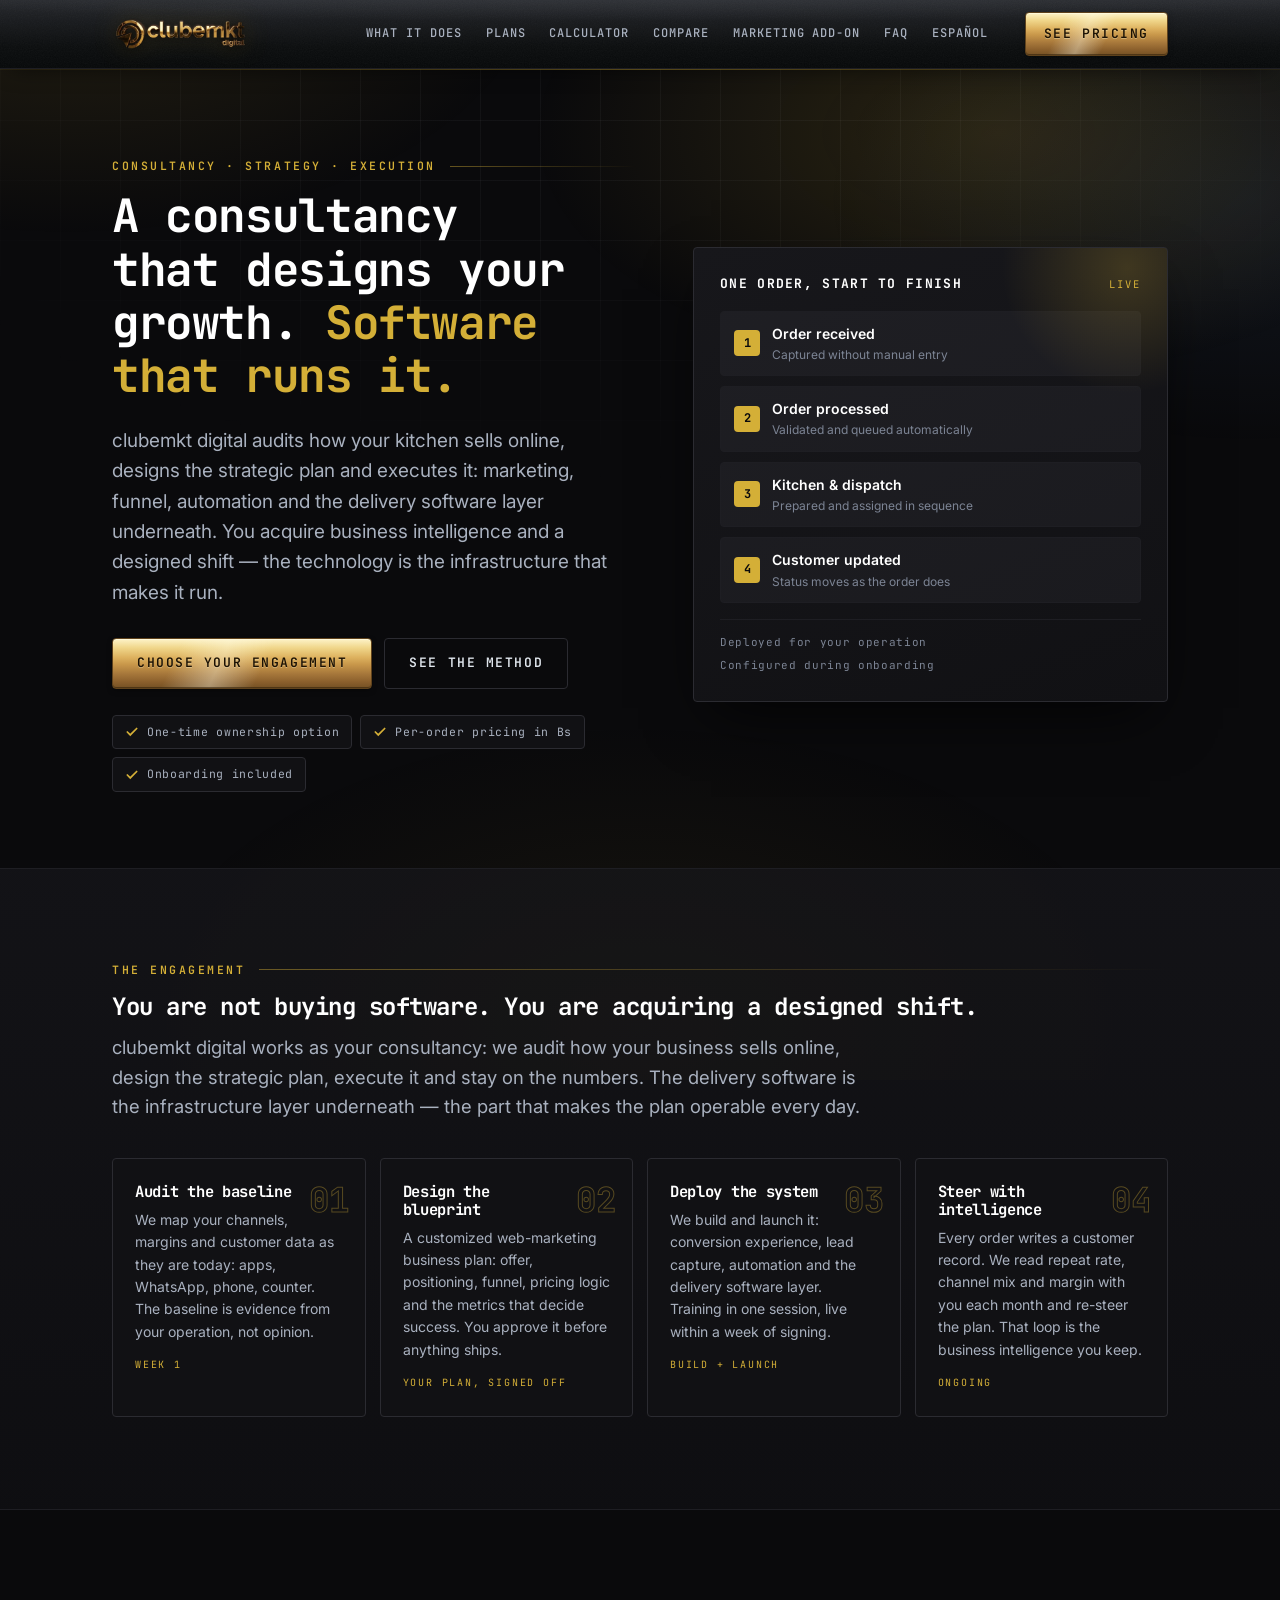
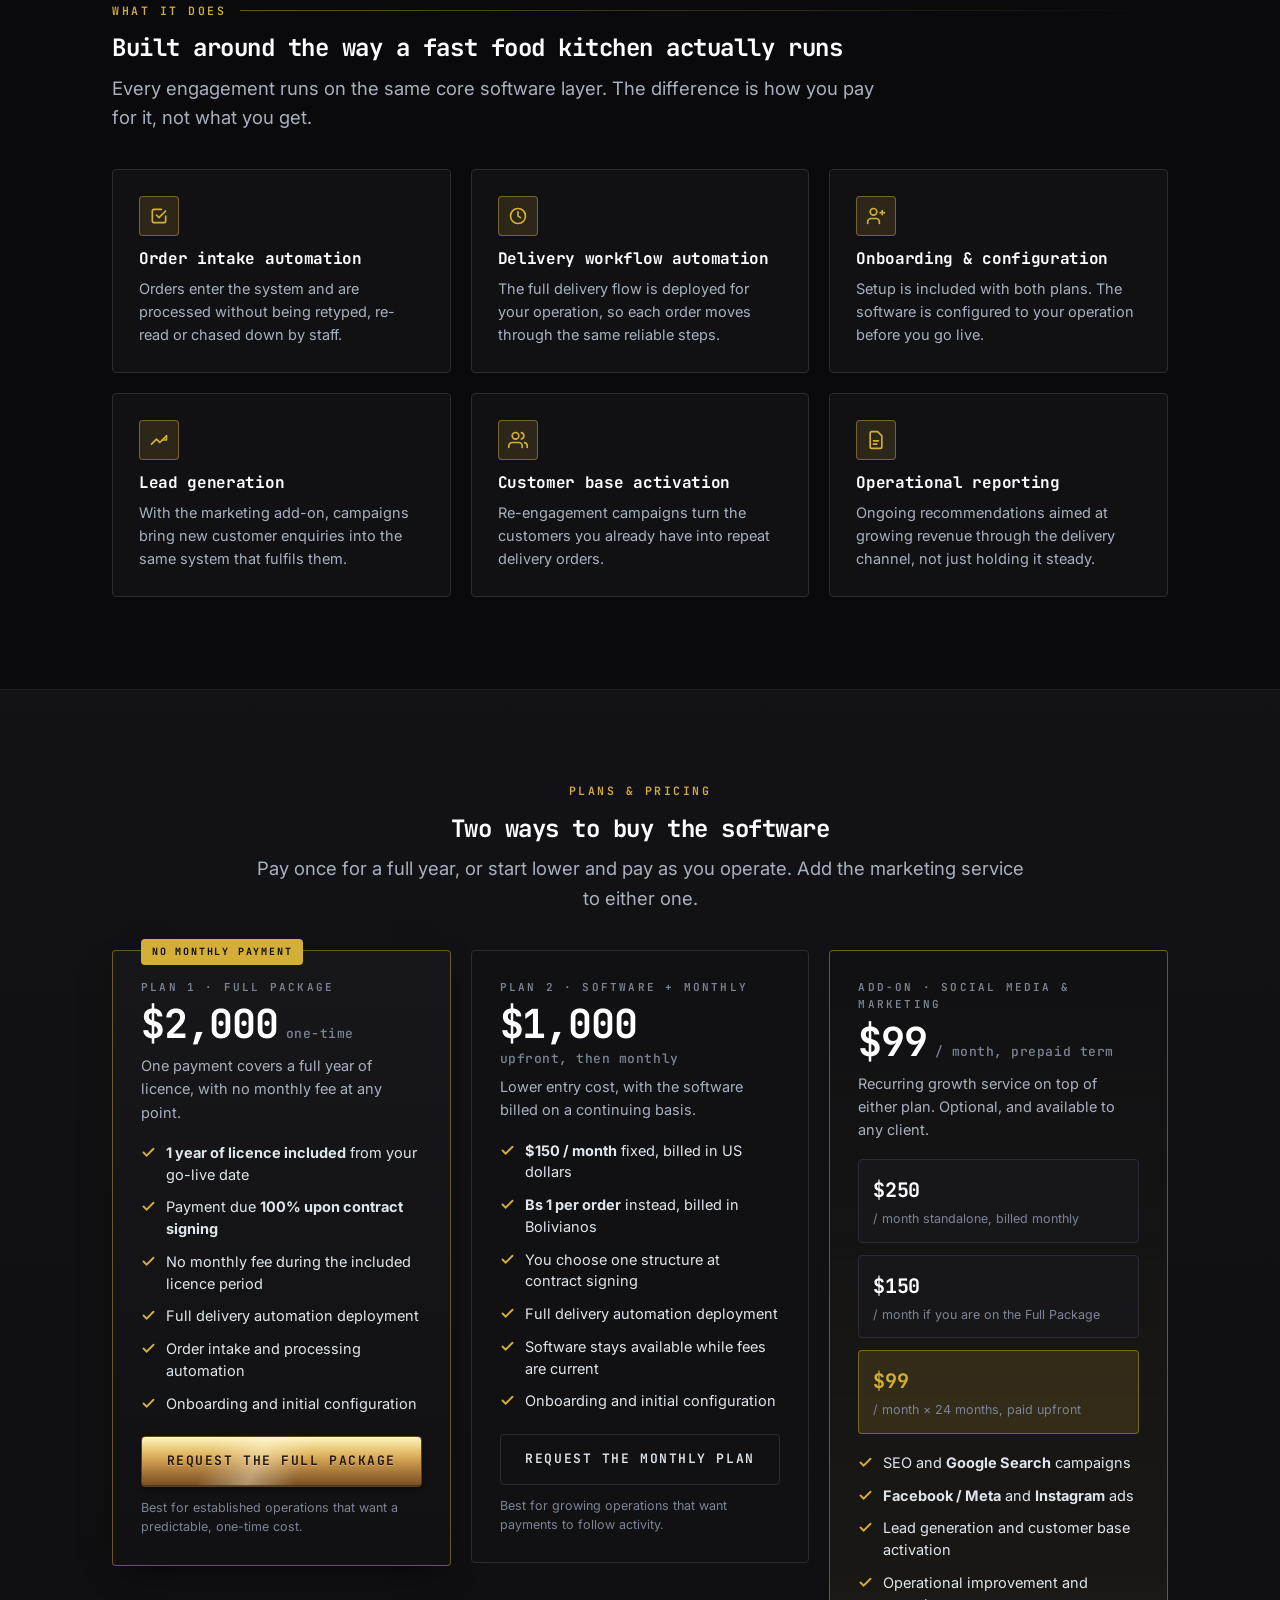
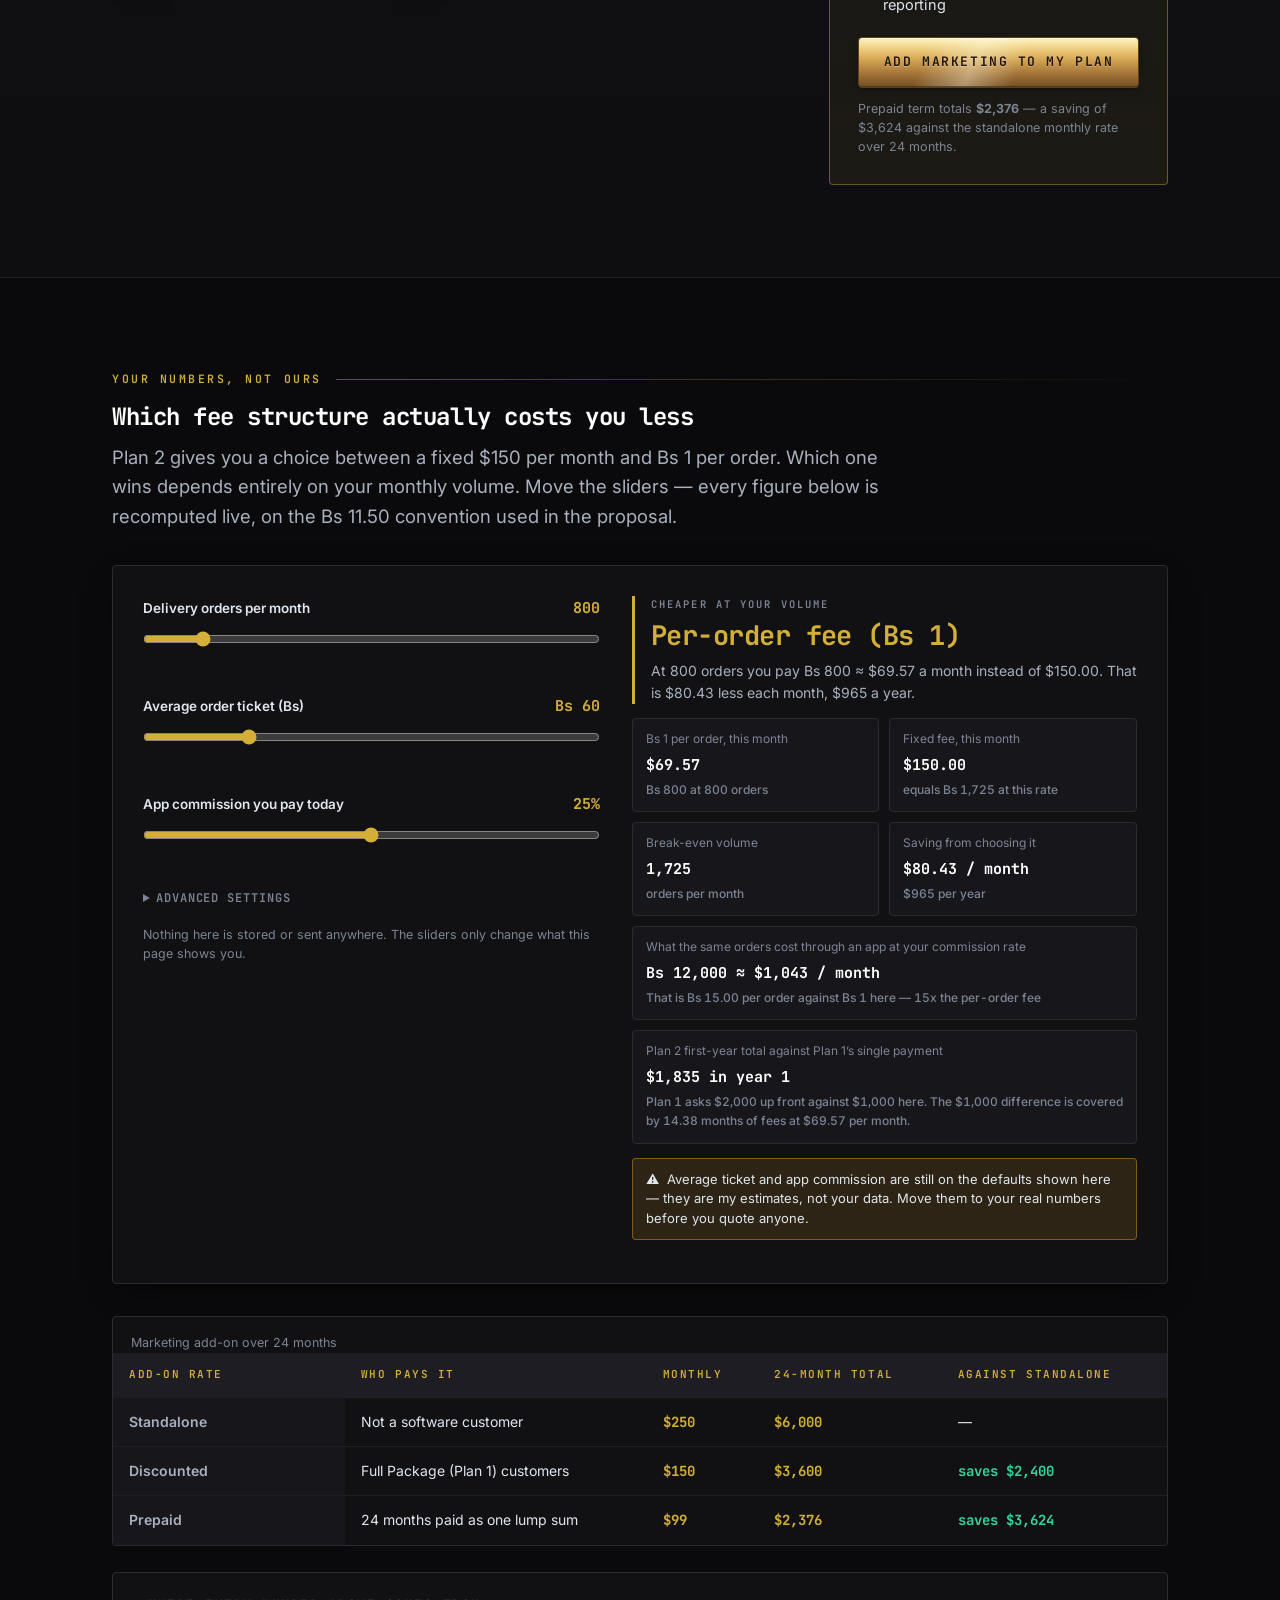
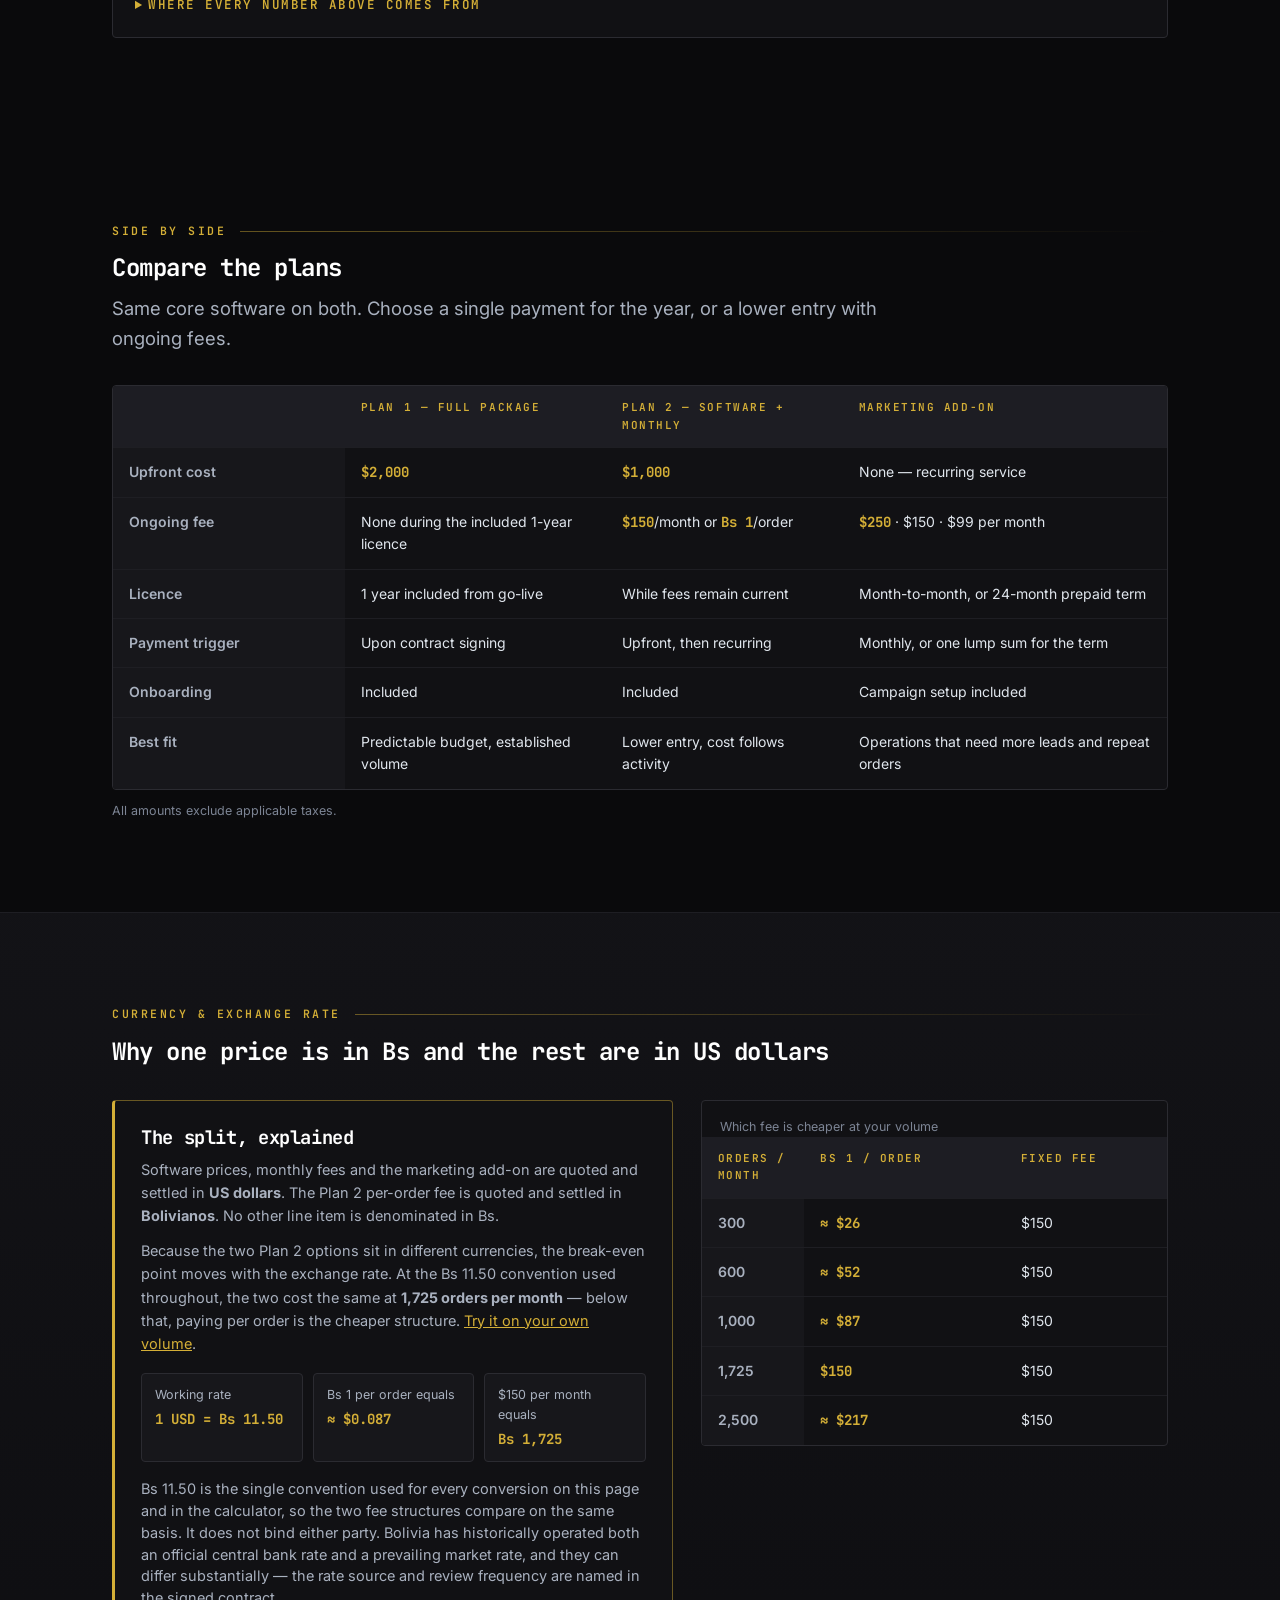
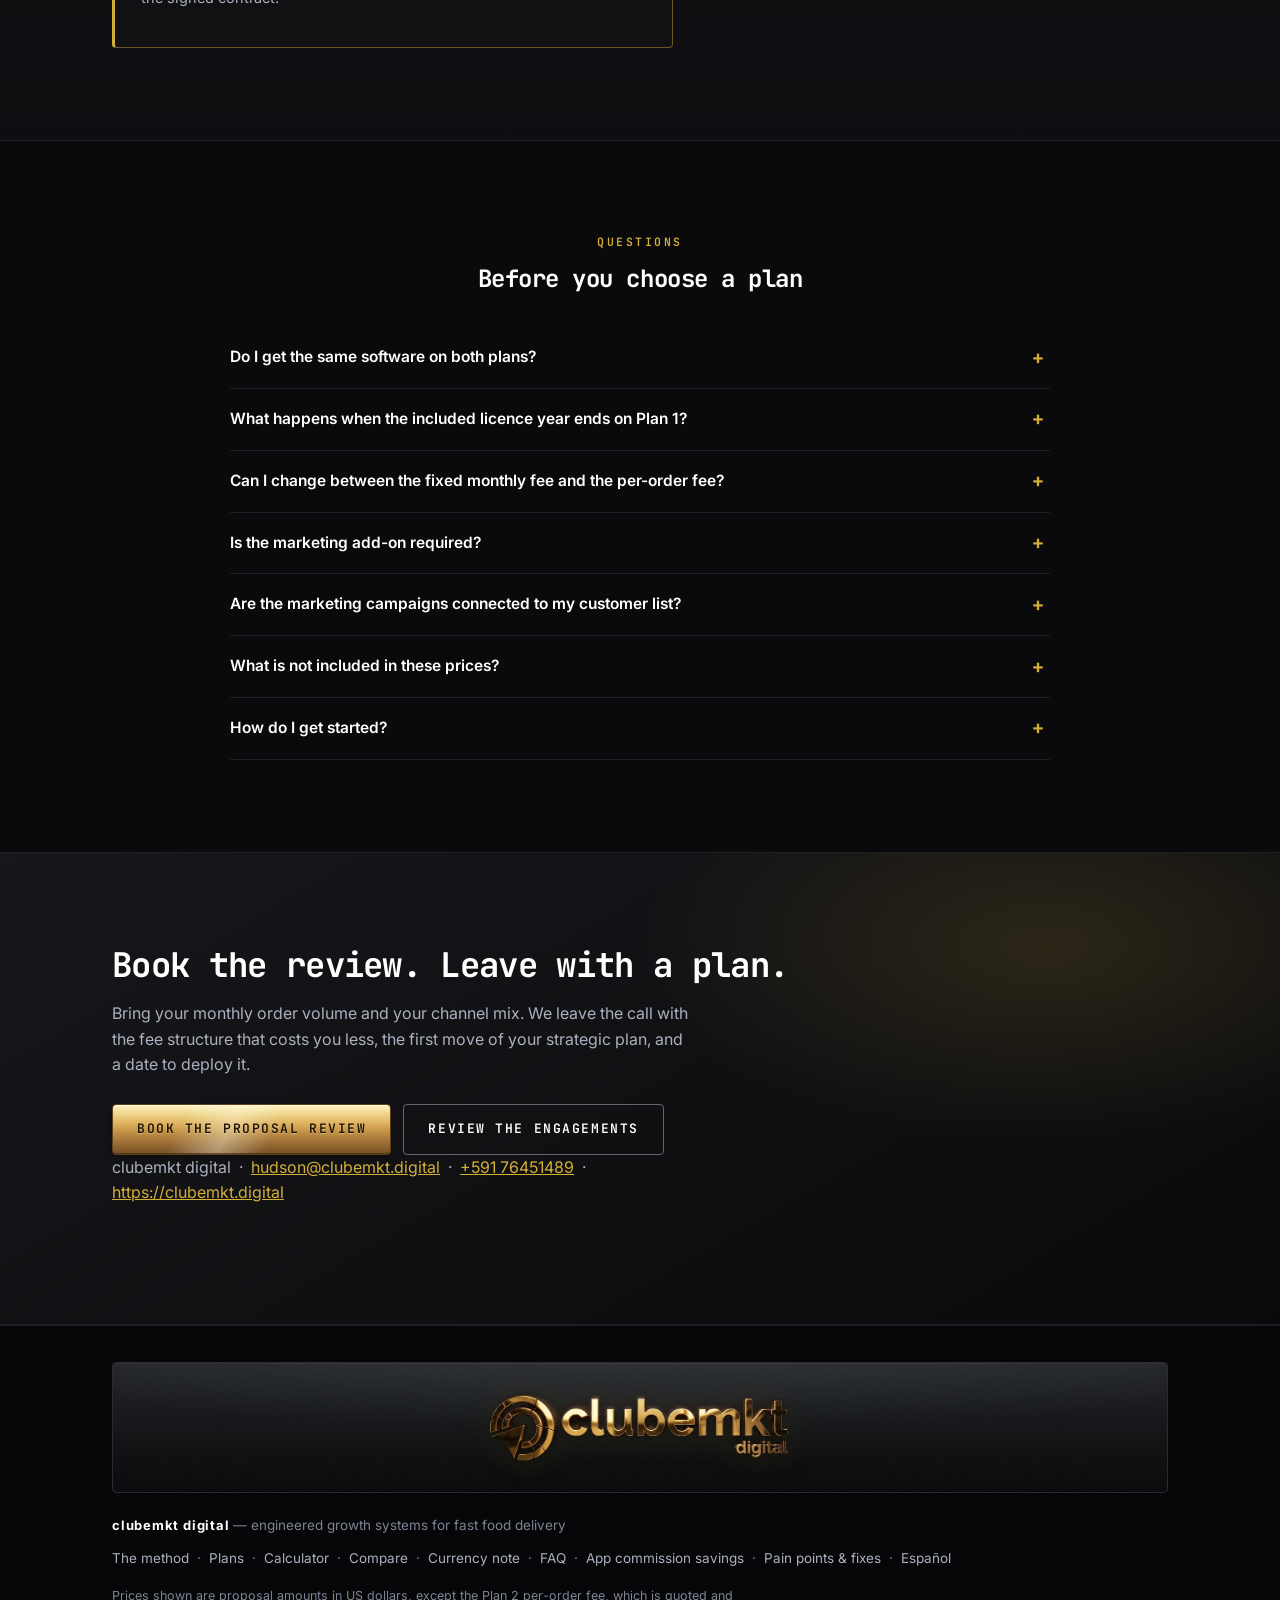
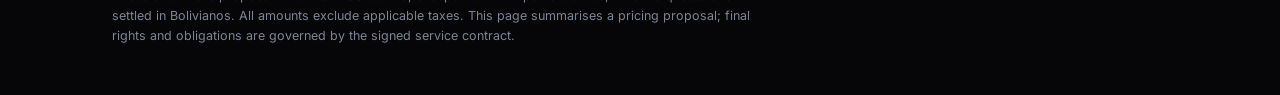
<file: landing/index.html>
<!DOCTYPE html>
<html lang="en">
<head>
<meta charset="utf-8" />
<meta name="viewport" content="width=device-width, initial-scale=1" />
<title>clubemkt digital — Growth Consultancy &amp; Delivery Automation for Fast Food</title>
<meta name="description" content="Delivery automation software for fast food operations. Own it outright with the Full Package, start lower with a monthly plan, and add social, search and lead-generation marketing." />
<link rel="alternate" hreflang="es" href="index.es.html" />
<link rel="alternate" hreflang="en" href="index.html" />
<link rel="icon" type="image/png" href="brand/clubemkt-mark-gold.png" />
<link rel="preconnect" href="https://fonts.googleapis.com" />
<link rel="preconnect" href="https://fonts.gstatic.com" crossorigin />
<link href="https://fonts.googleapis.com/css2?family=Inter:wght@400;500;600;700;800&family=JetBrains+Mono:wght@400;500;600;700&family=Syncopate:wght@400;700&display=swap" rel="stylesheet" />
<link rel="stylesheet" href="clubemkt.css?v=4" />
</head>

<body>
<a class="skip" href="#main">Skip to content</a>

<header class="site-header">
  <div class="wrap site-header__row">
    <a class="brand" href="#top">
      <img class="brand__logo" src="brand/clubemkt-logo-header.png" alt="clubemkt digital" width="138" height="40" />
    </a>

    <button class="nav-toggle" id="navToggle" aria-expanded="false" aria-controls="primaryNav">Menu</button>

    <nav class="nav" id="primaryNav" aria-label="Primary">
      <a href="#how">What it does</a>
      <a href="#pricing">Plans</a>
      <a href="#calculator">Calculator</a>
      <a href="#compare">Compare</a>
      <a href="#marketing">Marketing add-on</a>
      <a href="#faq">FAQ</a>
      <a href="index.es.html" hreflang="es">Español</a>
    </nav>

    <a class="btn btn--primary header-cta" href="#pricing">See pricing</a>
  </div>
</header>

<main id="main">
  <span id="top"></span>

  <!-- ================= HERO ================= -->
  <section class="hero">
    <div class="wrap hero__grid">
      <div>
        <span class="eyebrow">Consultancy &middot; strategy &middot; execution</span>
        <h1>A consultancy that designs your growth. <em>Software that runs it.</em></h1>
        <p class="lede">
          clubemkt digital audits how your kitchen sells online, designs the strategic plan and executes it:
          marketing, funnel, automation and the delivery software layer underneath. You acquire business
          intelligence and a designed shift &mdash; the technology is the infrastructure that makes it run.
        </p>
        <div class="hero__actions">
          <a class="btn btn--primary" href="#pricing">Choose your engagement</a>
          <a class="btn btn--ghost" href="#method">See the method</a>
        </div>
        <ul class="chips">
          <li><svg width="14" height="14" viewBox="0 0 24 24" fill="none" stroke="currentColor" stroke-width="3" stroke-linecap="round"><path d="M20 6 9 17l-5-5"/></svg>One-time ownership option</li>
          <li><svg width="14" height="14" viewBox="0 0 24 24" fill="none" stroke="currentColor" stroke-width="3" stroke-linecap="round"><path d="M20 6 9 17l-5-5"/></svg>Per-order pricing in Bs</li>
          <li><svg width="14" height="14" viewBox="0 0 24 24" fill="none" stroke="currentColor" stroke-width="3" stroke-linecap="round"><path d="M20 6 9 17l-5-5"/></svg>Onboarding included</li>
        </ul>
      </div>

      <div class="flow" role="img" aria-label="Order flow: order received, order processed, kitchen and dispatch, customer notified">
        <div class="flow__title">
          <strong>One order, start to finish</strong>
          <span>Live</span>
        </div>
        <ol>
          <li><span class="flow__num" aria-hidden="true">1</span><b>Order received<small>Captured without manual entry</small></b></li>
          <li><span class="flow__num" aria-hidden="true">2</span><b>Order processed<small>Validated and queued automatically</small></b></li>
          <li><span class="flow__num" aria-hidden="true">3</span><b>Kitchen &amp; dispatch<small>Prepared and assigned in sequence</small></b></li>
          <li><span class="flow__num" aria-hidden="true">4</span><b>Customer updated<small>Status moves as the order does</small></b></li>
        </ol>
        <div class="flow__foot">
          <span>Deployed for your operation</span>
          <span>Configured during onboarding</span>
        </div>
      </div>
    </div>
  </section>
  <!-- ===================== THE ENGAGEMENT ===================== -->
  <section class="section section--alt" id="method">
    <div class="wrap">
      <span class="eyebrow">The engagement</span>
      <h2>You are not buying software. You are acquiring a designed shift.</h2>
      <p class="lede">clubemkt digital works as your consultancy: we audit how your business sells online, design the
      strategic plan, execute it and stay on the numbers. The delivery software is the infrastructure layer underneath
      &mdash; the part that makes the plan operable every day.</p>
      <div class="method">
        <article class="phase">
          <h3>Audit the baseline</h3>
          <p>We map your channels, margins and customer data as they are today: apps, WhatsApp, phone, counter. The baseline is evidence from your operation, not opinion.</p>
          <span class="phase__tag">Week 1</span>
        </article>
        <article class="phase">
          <h3>Design the blueprint</h3>
          <p>A customized web-marketing business plan: offer, positioning, funnel, pricing logic and the metrics that decide success. You approve it before anything ships.</p>
          <span class="phase__tag">Your plan, signed off</span>
        </article>
        <article class="phase">
          <h3>Deploy the system</h3>
          <p>We build and launch it: conversion experience, lead capture, automation and the delivery software layer. Training in one session, live within a week of signing.</p>
          <span class="phase__tag">Build + launch</span>
        </article>
        <article class="phase">
          <h3>Steer with intelligence</h3>
          <p>Every order writes a customer record. We read repeat rate, channel mix and margin with you each month and re-steer the plan. That loop is the business intelligence you keep.</p>
          <span class="phase__tag">Ongoing</span>
        </article>
      </div>
    </div>
  </section>


  <!-- ================= FEATURES ================= -->
  <section class="section" id="how">
    <div class="wrap">
      <span class="eyebrow">What it does</span>
      <h2>Built around the way a fast food kitchen actually runs</h2>
      <p class="lede">Every engagement runs on the same core software layer. The difference is how you pay for it, not what you get.</p>

      <div class="grid">
        <article class="card">
          <span class="card__icon" aria-hidden="true"><svg width="20" height="20" viewBox="0 0 24 24" fill="none" stroke="currentColor" stroke-width="2" stroke-linecap="round" stroke-linejoin="round"><path d="M9 11l3 3 8-8"/><path d="M20 12v6a2 2 0 0 1-2 2H6a2 2 0 0 1-2-2V6a2 2 0 0 1 2-2h9"/></svg></span>
          <h3>Order intake automation</h3>
          <p>Orders enter the system and are processed without being retyped, re-read or chased down by staff.</p>
        </article>

        <article class="card">
          <span class="card__icon" aria-hidden="true"><svg width="20" height="20" viewBox="0 0 24 24" fill="none" stroke="currentColor" stroke-width="2" stroke-linecap="round" stroke-linejoin="round"><circle cx="12" cy="12" r="9"/><path d="M12 7v5l3 2"/></svg></span>
          <h3>Delivery workflow automation</h3>
          <p>The full delivery flow is deployed for your operation, so each order moves through the same reliable steps.</p>
        </article>

        <article class="card">
          <span class="card__icon" aria-hidden="true"><svg width="20" height="20" viewBox="0 0 24 24" fill="none" stroke="currentColor" stroke-width="2" stroke-linecap="round" stroke-linejoin="round"><path d="M16 21v-2a4 4 0 0 0-4-4H6a4 4 0 0 0-4 4v2"/><circle cx="9" cy="7" r="4"/><path d="M17 8h5M19.5 5.5v5"/></svg></span>
          <h3>Onboarding &amp; configuration</h3>
          <p>Setup is included with both plans. The software is configured to your operation before you go live.</p>
        </article>

        <article class="card">
          <span class="card__icon" aria-hidden="true"><svg width="20" height="20" viewBox="0 0 24 24" fill="none" stroke="currentColor" stroke-width="2" stroke-linecap="round" stroke-linejoin="round"><path d="M3 17l6-6 4 4 8-8"/><path d="M21 7v5h-5"/></svg></span>
          <h3>Lead generation</h3>
          <p>With the marketing add-on, campaigns bring new customer enquiries into the same system that fulfils them.</p>
        </article>

        <article class="card">
          <span class="card__icon" aria-hidden="true"><svg width="20" height="20" viewBox="0 0 24 24" fill="none" stroke="currentColor" stroke-width="2" stroke-linecap="round" stroke-linejoin="round"><path d="M17 21v-2a4 4 0 0 0-4-4H5a4 4 0 0 0-4 4v2"/><circle cx="9" cy="7" r="4"/><path d="M23 21v-2a4 4 0 0 0-3-3.87"/><path d="M16 3.13a4 4 0 0 1 0 7.75"/></svg></span>
          <h3>Customer base activation</h3>
          <p>Re-engagement campaigns turn the customers you already have into repeat delivery orders.</p>
        </article>

        <article class="card">
          <span class="card__icon" aria-hidden="true"><svg width="20" height="20" viewBox="0 0 24 24" fill="none" stroke="currentColor" stroke-width="2" stroke-linecap="round" stroke-linejoin="round"><path d="M14 2H7a2 2 0 0 0-2 2v16a2 2 0 0 0 2 2h10a2 2 0 0 0 2-2V7z"/><path d="M9 13h6M9 17h4"/></svg></span>
          <h3>Operational reporting</h3>
          <p>Ongoing recommendations aimed at growing revenue through the delivery channel, not just holding it steady.</p>
        </article>
      </div>
    </div>
  </section>

  <!-- ================= PRICING ================= -->
  <section class="section section--alt" id="pricing">
    <div class="wrap">
      <div class="center">
        <span class="eyebrow">Plans &amp; pricing</span>
        <h2>Two ways to buy the software</h2>
        <p class="lede">Pay once for a full year, or start lower and pay as you operate. Add the marketing service to either one.</p>
      </div>

      <div class="plans">
        <!-- Plan 1 -->
        <article class="plan plan--featured">
          <span class="badge">No monthly payment</span>
          <p class="plan__name">Plan 1 &middot; Full Package</p>
          <p class="plan__price">$2,000 <small>one-time</small></p>
          <p class="plan__sub">One payment covers a full year of licence, with no monthly fee at any point.</p>
          <ul class="plan__list">
            <li><svg width="15" height="15" viewBox="0 0 24 24" fill="none" stroke="currentColor" stroke-width="3" stroke-linecap="round"><path d="M20 6 9 17l-5-5"/></svg><span><strong>1 year of licence included</strong> from your go-live date</span></li>
            <li><svg width="15" height="15" viewBox="0 0 24 24" fill="none" stroke="currentColor" stroke-width="3" stroke-linecap="round"><path d="M20 6 9 17l-5-5"/></svg><span>Payment due <strong>100% upon contract signing</strong></span></li>
            <li><svg width="15" height="15" viewBox="0 0 24 24" fill="none" stroke="currentColor" stroke-width="3" stroke-linecap="round"><path d="M20 6 9 17l-5-5"/></svg><span>No monthly fee during the included licence period</span></li>
            <li><svg width="15" height="15" viewBox="0 0 24 24" fill="none" stroke="currentColor" stroke-width="3" stroke-linecap="round"><path d="M20 6 9 17l-5-5"/></svg><span>Full delivery automation deployment</span></li>
            <li><svg width="15" height="15" viewBox="0 0 24 24" fill="none" stroke="currentColor" stroke-width="3" stroke-linecap="round"><path d="M20 6 9 17l-5-5"/></svg><span>Order intake and processing automation</span></li>
            <li><svg width="15" height="15" viewBox="0 0 24 24" fill="none" stroke="currentColor" stroke-width="3" stroke-linecap="round"><path d="M20 6 9 17l-5-5"/></svg><span>Onboarding and initial configuration</span></li>
          </ul>
          <div class="plan__foot">
            <a class="btn btn--primary btn--block" data-mailto-subject="Full%20Package%20%E2%80%94%20%242%2C000%20plan">Request the Full Package</a>
            <p class="plan__note">Best for established operations that want a predictable, one-time cost.</p>
          </div>
        </article>

        <!-- Plan 2 -->
        <article class="plan">
          <p class="plan__name">Plan 2 &middot; Software + Monthly</p>
          <p class="plan__price">$1,000 <small>upfront, then monthly</small></p>
          <p class="plan__sub">Lower entry cost, with the software billed on a continuing basis.</p>
          <ul class="plan__list">
            <li><svg width="15" height="15" viewBox="0 0 24 24" fill="none" stroke="currentColor" stroke-width="3" stroke-linecap="round"><path d="M20 6 9 17l-5-5"/></svg><span><strong>$150 / month</strong> fixed, billed in US dollars</span></li>
            <li><svg width="15" height="15" viewBox="0 0 24 24" fill="none" stroke="currentColor" stroke-width="3" stroke-linecap="round"><path d="M20 6 9 17l-5-5"/></svg><span><strong>Bs 1 per order</strong> instead, billed in Bolivianos</span></li>
            <li><svg width="15" height="15" viewBox="0 0 24 24" fill="none" stroke="currentColor" stroke-width="3" stroke-linecap="round"><path d="M20 6 9 17l-5-5"/></svg><span>You choose one structure at contract signing</span></li>
            <li><svg width="15" height="15" viewBox="0 0 24 24" fill="none" stroke="currentColor" stroke-width="3" stroke-linecap="round"><path d="M20 6 9 17l-5-5"/></svg><span>Full delivery automation deployment</span></li>
            <li><svg width="15" height="15" viewBox="0 0 24 24" fill="none" stroke="currentColor" stroke-width="3" stroke-linecap="round"><path d="M20 6 9 17l-5-5"/></svg><span>Software stays available while fees are current</span></li>
            <li><svg width="15" height="15" viewBox="0 0 24 24" fill="none" stroke="currentColor" stroke-width="3" stroke-linecap="round"><path d="M20 6 9 17l-5-5"/></svg><span>Onboarding and initial configuration</span></li>
          </ul>
          <div class="plan__foot">
            <a class="btn btn--ghost btn--block" data-mailto-subject="Software%20%2B%20Monthly%20plan%20%E2%80%94%20%241%2C000">Request the monthly plan</a>
            <p class="plan__note">Best for growing operations that want payments to follow activity.</p>
          </div>
        </article>

        <!-- Add-on -->
        <article class="plan plan--addon" id="marketing">
          <p class="plan__name">Add-on &middot; Social Media &amp; Marketing</p>
          <p class="plan__price">$99 <small>/ month, prepaid term</small></p>
          <p class="plan__sub">Recurring growth service on top of either plan. Optional, and available to any client.</p>

          <ul class="tiers">
            <li class="tier"><b>$250</b><span>/ month standalone, billed monthly</span></li>
            <li class="tier"><b>$150</b><span>/ month if you are on the Full Package</span></li>
            <li class="tier tier--best"><b>$99</b><span>/ month &times; 24 months, paid upfront</span></li>
          </ul>

          <ul class="plan__list">
            <li><svg width="15" height="15" viewBox="0 0 24 24" fill="none" stroke="currentColor" stroke-width="3" stroke-linecap="round"><path d="M20 6 9 17l-5-5"/></svg><span>SEO and <strong>Google Search</strong> campaigns</span></li>
            <li><svg width="15" height="15" viewBox="0 0 24 24" fill="none" stroke="currentColor" stroke-width="3" stroke-linecap="round"><path d="M20 6 9 17l-5-5"/></svg><span><strong>Facebook / Meta</strong> and <strong>Instagram</strong> ads</span></li>
            <li><svg width="15" height="15" viewBox="0 0 24 24" fill="none" stroke="currentColor" stroke-width="3" stroke-linecap="round"><path d="M20 6 9 17l-5-5"/></svg><span>Lead generation and customer base activation</span></li>
            <li><svg width="15" height="15" viewBox="0 0 24 24" fill="none" stroke="currentColor" stroke-width="3" stroke-linecap="round"><path d="M20 6 9 17l-5-5"/></svg><span>Operational improvement and reporting</span></li>
          </ul>

          <div class="plan__foot">
            <a class="btn btn--primary btn--block" data-mailto-subject="Marketing%20add-on%20enquiry">Add marketing to my plan</a>
            <p class="plan__note">Prepaid term totals <strong>$2,376</strong> &mdash; a saving of $3,624 against the standalone monthly rate over 24 months.</p>
          </div>
        </article>
      </div>
    </div>
  </section>

  <!-- ================= CALCULATOR ================= -->
  <section class="section" id="calculator">
    <div class="wrap">
      <span class="eyebrow">Your numbers, not ours</span>
      <h2>Which fee structure actually costs you less</h2>
      <p class="lede">
        Plan&nbsp;2 gives you a choice between a fixed $150 per month and Bs&nbsp;1 per order. Which one wins depends entirely on
        your monthly volume. Move the sliders &mdash; every figure below is recomputed live, on the Bs&nbsp;11.50 convention used in the proposal.
      </p>

      <div class="calc">
        <div class="calc__grid">
          <div class="calc__in">
            <div class="field">
              <label for="orders"><span>Delivery orders per month</span><output id="ordersOut">800</output></label>
              <input type="range" id="orders" min="100" max="6000" step="25" value="800">
            </div>
            <div class="field">
              <label for="ticket"><span>Average order ticket (Bs)</span><output id="ticketOut">Bs 60</output></label>
              <input type="range" id="ticket" min="20" max="200" step="5" value="60">
            </div>
            <div class="field">
              <label for="comm"><span>App commission you pay today</span><output id="commOut">25%</output></label>
              <input type="range" id="comm" min="15" max="35" step="1" value="25">
            </div>
            <details class="adv">
              <summary>Advanced settings</summary>
              <div class="field">
                <label for="rate"><span>Exchange rate (Bs per USD)</span><output id="rateOut">11.50</output></label>
                <input type="range" id="rate" min="7" max="14" step="0.5" value="11.5">
              </div>
            </details>
            <p class="calc__fine">
              Nothing here is stored or sent anywhere. The sliders only change what this page shows you.
            </p>
          </div>

          <div class="calc__out">
            <div class="verdict">
              <p class="verdict__label">Cheaper at your volume</p>
              <p class="verdict__big" id="verdictBig">Per-order fee</p>
              <p class="verdict__sub" id="verdictSub">&mdash;</p>
            </div>

            <dl class="outgrid">
              <div class="outcell">
                <dt>Bs 1 per order, this month</dt>
                <dd><span id="cellPerOrder">&mdash;</span><small id="cellPerOrderBs"></small></dd>
              </div>
              <div class="outcell">
                <dt>Fixed fee, this month</dt>
                <dd><span id="cellFixed">$150.00</span><small id="cellFixedBs"></small></dd>
              </div>
              <div class="outcell">
                <dt>Break-even volume</dt>
                <dd><span id="cellBreakEven">&mdash;</span><small>orders per month</small></dd>
              </div>
              <div class="outcell">
                <dt>Saving from choosing it</dt>
                <dd><span id="cellSaving">&mdash;</span><small id="cellSavingYear"></small></dd>
              </div>
              <div class="outcell outcell--wide">
                <dt>What the same orders cost through an app at your commission rate</dt>
                <dd><span id="cellApp">&mdash;</span><small id="cellAppSub"></small></dd>
              </div>
              <div class="outcell outcell--wide">
                <dt>Plan 2 first-year total against Plan 1&rsquo;s single payment</dt>
                <dd><span id="cellYear">&mdash;</span><small id="cellYearSub"></small></dd>
              </div>
            </dl>

            <p class="estflag" id="estFlag" hidden>
              &#9888;&nbsp; Average ticket and app commission are still on the defaults shown here &mdash; they are my estimates, not your data.
              Move them to your real numbers before you quote anyone.
            </p>
          </div>
        </div>
      </div>

      <div class="tableshell">
        <p class="tablehint">
          <svg width="15" height="15" viewBox="0 0 24 24" fill="none" stroke="currentColor" stroke-width="2" stroke-linecap="round" stroke-linejoin="round" aria-hidden="true"><path d="M8 12h8M12 8l4 4-4 4"/><circle cx="12" cy="12" r="9"/></svg>
          Swipe the table sideways to see all four columns
        </p>
        <div class="tablewrap">
          <table>
            <caption>Marketing add-on over 24 months</caption>
            <thead>
              <tr>
                <th scope="col">Add-on rate</th>
                <th scope="col">Who pays it</th>
                <th scope="col">Monthly</th>
                <th scope="col">24-month total</th>
                <th scope="col">Against standalone</th>
              </tr>
            </thead>
            <tbody>
              <tr>
                <th scope="row">Standalone</th>
                <td>Not a software customer</td>
                <td class="num">$250</td>
                <td class="num">$6,000</td>
                <td>&mdash;</td>
              </tr>
              <tr>
                <th scope="row">Discounted</th>
                <td>Full Package (Plan&nbsp;1) customers</td>
                <td class="num">$150</td>
                <td class="num">$3,600</td>
                <td class="num is-good">saves $2,400</td>
              </tr>
              <tr>
                <th scope="row">Prepaid</th>
                <td>24 months paid as one lump sum</td>
                <td class="num">$99</td>
                <td class="num">$2,376</td>
                <td class="num is-good">saves $3,624</td>
              </tr>
            </tbody>
          </table>
        </div>
      </div>

      <details class="sources">
        <summary>Where every number above comes from</summary>
        <p>
          I would rather you check the arithmetic here than in a meeting. These are the formulas, and which inputs
          are yours versus mine.
        </p>
        <p class="formula">
          per-order fee = orders &times; Bs 1 &nbsp;&rarr;&nbsp; &divide; rate = USD<br>
          break-even orders = $150 &times; rate<br>
          app commission = orders &times; ticket &times; commission%<br>
          Plan 2 year 1 = $1,000 + (12 &times; cheaper monthly fee)
        </p>
        <ul>
          <li><b>Yours to correct:</b> orders per month, average ticket, app commission, exchange rate. The sliders exist so you can put your real figures in.</li>
          <li><b>Mine, and defaults:</b> Bs 60 ticket, 25% commission, Bs 11.50 per USD. The 11.50 convention is shared with the rest of the pricing so both documents agree.</li>
          <li><b>Fixed by the proposal:</b> $2,000 Plan&nbsp;1, $1,000 Plan&nbsp;2, $150 monthly, Bs 1 per order, and the three add-on rates.</li>
          <li><b>Deliberately not shown:</b> what Plan&nbsp;1 costs after its included licence year. Renewal terms live in the signed contract, so the calculator compares upfront payments only and says so.</li>
        </ul>
      </details>
    </div>
  </section>

  <!-- ================= COMPARE ================= -->
  <section class="section" id="compare">
    <div class="wrap">
      <span class="eyebrow">Side by side</span>
      <h2>Compare the plans</h2>
      <p class="lede">Same core software on both. Choose a single payment for the year, or a lower entry with ongoing fees.</p>

      <p class="tablehint">
        <svg width="15" height="15" viewBox="0 0 24 24" fill="none" stroke="currentColor" stroke-width="2" stroke-linecap="round" stroke-linejoin="round" aria-hidden="true"><path d="M8 12h8M12 8l4 4-4 4"/><circle cx="12" cy="12" r="9"/></svg>
        Swipe the table sideways to see all four columns
      </p>
      <div class="tableshell">
      <div class="tablewrap">
        <table>
          <caption class="sr-only">Plan comparison across upfront cost, ongoing fee, licence, payment trigger, onboarding and best fit</caption>
          <thead>
            <tr>
              <th scope="col">&nbsp;</th>
              <th scope="col">Plan 1 &mdash; Full Package</th>
              <th scope="col">Plan 2 &mdash; Software + Monthly</th>
              <th scope="col">Marketing add-on</th>
            </tr>
          </thead>
          <tbody>
            <tr>
              <th scope="row">Upfront cost</th>
              <td><span class="num">$2,000</span></td>
              <td><span class="num">$1,000</span></td>
              <td>None &mdash; recurring service</td>
            </tr>
            <tr>
              <th scope="row">Ongoing fee</th>
              <td>None during the included 1-year licence</td>
              <td><span class="num">$150</span>/month or <span class="num">Bs 1</span>/order</td>
              <td><span class="num">$250</span> &middot; $150 &middot; $99 per month</td>
            </tr>
            <tr>
              <th scope="row">Licence</th>
              <td>1 year included from go-live</td>
              <td>While fees remain current</td>
              <td>Month-to-month, or 24-month prepaid term</td>
            </tr>
            <tr>
              <th scope="row">Payment trigger</th>
              <td>Upon contract signing</td>
              <td>Upfront, then recurring</td>
              <td>Monthly, or one lump sum for the term</td>
            </tr>
            <tr>
              <th scope="row">Onboarding</th>
              <td>Included</td>
              <td>Included</td>
              <td>Campaign setup included</td>
            </tr>
            <tr>
              <th scope="row">Best fit</th>
              <td>Predictable budget, established volume</td>
              <td>Lower entry, cost follows activity</td>
              <td>Operations that need more leads and repeat orders</td>
            </tr>
          </tbody>
        </table>
      </div>
      </div>
      <p class="plan__note" style="margin-top:12px">All amounts exclude applicable taxes.</p>
    </div>
  </section>

  <!-- ================= CURRENCY ================= -->
  <section class="section section--alt" id="currency">
    <div class="wrap">
      <span class="eyebrow">Currency &amp; exchange rate</span>
      <h2>Why one price is in Bs and the rest are in US dollars</h2>

      <div class="fx">
        <div class="fx__box">
          <h3>The split, explained</h3>
          <p>
            Software prices, monthly fees and the marketing add-on are quoted and settled in <strong>US dollars</strong>.
            The Plan&nbsp;2 per-order fee is quoted and settled in <strong>Bolivianos</strong>. No other line item is denominated in Bs.
          </p>
          <p>
            Because the two Plan&nbsp;2 options sit in different currencies, the break-even point moves with the exchange rate.
            At the Bs&nbsp;11.50 convention used throughout, the two cost the same at <strong>1,725 orders per month</strong> &mdash; below that,
            paying per order is the cheaper structure. <a href="#calculator">Try it on your own volume</a>.
          </p>
          <ul class="fx__rates">
            <li>Working rate<b>1 USD = Bs 11.50</b></li>
            <li>Bs 1 per order equals<b>&asymp; $0.087</b></li>
            <li>$150 per month equals<b>Bs 1,725</b></li>
          </ul>
          <p class="plan__note" style="margin-top:16px">
            Bs&nbsp;11.50 is the single convention used for every conversion on this page and in the calculator, so the two fee
            structures compare on the same basis. It does not bind either party. Bolivia has historically operated both an official
            central bank rate and a prevailing market rate, and they can differ substantially &mdash; the rate source and review
            frequency are named in the signed contract.
          </p>
        </div>

        <div class="tablewrap tablewrap--plain">
          <table style="min-width:0">
            <caption>Which fee is cheaper at your volume</caption>
            <thead>
              <tr>
                <th scope="col">Orders / month</th>
                <th scope="col">Bs 1 / order</th>
                <th scope="col">Fixed fee</th>
              </tr>
            </thead>
            <tbody>
              <tr><th scope="row">300</th><td><span class="num">&asymp; $26</span></td><td>$150</td></tr>
              <tr><th scope="row">600</th><td><span class="num">&asymp; $52</span></td><td>$150</td></tr>
              <tr><th scope="row">1,000</th><td><span class="num">&asymp; $87</span></td><td>$150</td></tr>
              <tr><th scope="row">1,725</th><td><span class="num">$150</span></td><td>$150</td></tr>
              <tr><th scope="row">2,500</th><td><span class="num">&asymp; $217</span></td><td>$150</td></tr>
            </tbody>
          </table>
        </div>
      </div>
    </div>
  </section>

  <!-- ================= FAQ ================= -->
  <section class="section" id="faq">
    <div class="wrap">
      <div class="center">
        <span class="eyebrow">Questions</span>
        <h2>Before you choose a plan</h2>
      </div>

      <div class="faq">
        <details>
          <summary>Do I get the same software on both plans?</summary>
          <p>Yes. Both plans include the full delivery automation deployment, order intake and processing automation, and onboarding with initial configuration. The difference is the payment structure, not the feature set.</p>
        </details>
        <details>
          <summary>What happens when the included licence year ends on Plan 1?</summary>
          <p>Renewal terms after the included licence period are set out in your service contract, so there is no surprise change to your cost or access. Ask us and we will confirm them in writing before you sign.</p>
        </details>
        <details>
          <summary>Can I change between the fixed monthly fee and the per-order fee?</summary>
          <p>Your fee structure is chosen at contract signing and applies for the term of the agreement unless amended in writing. Review your average monthly order volume first &mdash; the currency note above shows where the two cross over.</p>
        </details>
        <details>
          <summary>Is the marketing add-on required?</summary>
          <p>No. It is optional and layered on top of either plan. If you take it while on the Full Package, the rate drops from $250 to $150 per month, or to $99 per month with the 24-month prepaid term.</p>
        </details>
        <details>
          <summary>Are the marketing campaigns connected to my customer list?</summary>
          <p>That is the point of the add-on. Alongside new lead generation, it runs re-engagement campaigns against the customer base you already have, so existing contacts convert into repeat delivery orders.</p>
        </details>
        <details>
          <summary>What is not included in these prices?</summary>
          <p>Applicable sales, VAT or withholding taxes are excluded and are the client&rsquo;s responsibility where legally required. Work outside the scope described in the proposal is quoted separately as a change order.</p>
        </details>
        <details>
          <summary>How do I get started?</summary>
          <p>Pick a plan and send it to us by email or WhatsApp. We confirm the scope and fee structure, issue the service contract, and schedule onboarding and configuration before your go-live date.</p>
        </details>
      </div>
    </div>
  </section>

  <!-- ================= CLOSER ================= -->
  <section class="section closer">
    <div class="wrap">
      <h2>Book the review. Leave with a plan.</h2>
      <p>Bring your monthly order volume and your channel mix. We leave the call with the fee structure that costs you less, the first move of your strategic plan, and a date to deploy it.</p>
      <div class="closer__actions">
        <a class="btn btn--light" data-mailto-subject="Delivery%20automation%20%E2%80%94%20plan%20enquiry">Book the proposal review</a>
        <a class="btn btn--outline-light" href="#pricing">Review the engagements</a>
      </div>
      <p class="closer__meta" id="closerFallback" hidden>Not sure who to write to yet? Use the two-minute enquiry form and we reply on WhatsApp. <a href="stop-losing-orders.html#signup">Open the form</a></p>
      <p class="closer__meta">
        clubemkt digital &nbsp;&middot;&nbsp;
        <span id="contactLinks"><a data-mail>hudson@clubemkt.digital</a> &nbsp;&middot;&nbsp; <a data-tel>+591 76451489</a> &nbsp;&middot;&nbsp; <a data-web>https://clubemkt.digital</a></span>
        <span id="contactUnset" hidden>Contact details appear here once they are set in the CONFIG block at the end of this page.</span>
      </p>
    </div>
  </section>
</main>

<footer class="site-footer">
  <div class="wrap">
        <div class="brandplate"><img src="brand/clubemkt-logo-header.png" alt="clubemkt digital" width="320" height="93" loading="lazy" /></div>
<div class="site-footer__row">
      <div><strong>clubemkt digital</strong> &mdash; engineered growth systems for fast food delivery</div>
      <div>
        <a href="#method">The method</a> &nbsp;&middot;&nbsp;
        <a href="#pricing">Plans</a> &nbsp;&middot;&nbsp;
        <a href="#calculator">Calculator</a> &nbsp;&middot;&nbsp;
        <a href="#compare">Compare</a> &nbsp;&middot;&nbsp;
        <a href="#currency">Currency note</a> &nbsp;&middot;&nbsp;
        <a href="#faq">FAQ</a> &nbsp;&middot;&nbsp;
        <a href="stop-paying-commission.html">App commission savings</a> &nbsp;&middot;&nbsp;
        <a href="pain-points.html">Pain points &amp; fixes</a> &nbsp;&middot;&nbsp;
        <a href="index.es.html" hreflang="es">Espa&ntilde;ol</a>
      </div>
    </div>
    <p class="site-footer__legal">
      Prices shown are proposal amounts in US dollars, except the Plan&nbsp;2 per-order fee, which is quoted and settled in Bolivianos.
      All amounts exclude applicable taxes. This page summarises a pricing proposal; final rights and obligations are governed by the signed service contract.
    </p>
  </div>
</footer>

<script>
  (function () {
    var toggle = document.getElementById('navToggle');
    var nav = document.getElementById('primaryNav');
    if (!toggle || !nav) return;
    toggle.addEventListener('click', function () {
      var open = nav.getAttribute('data-open') === 'true';
      nav.setAttribute('data-open', String(!open));
      toggle.setAttribute('aria-expanded', String(!open));
      toggle.textContent = open ? 'Menu' : 'Close';
    });
    nav.addEventListener('click', function (e) {
      if (e.target.tagName === 'A') {
        nav.removeAttribute('data-open');
        toggle.setAttribute('aria-expanded', 'false');
        toggle.textContent = 'Menu';
      }
    });
  })();

  (function () {
    var PLAN1_UPFRONT = 2000;
    var PLAN2_UPFRONT = 1000;
    var MONTHLY_FEE = 150;
    var PER_ORDER_BS = 1;
    var DEFAULTS = { orders: 800, ticket: 60, comm: 25, rate: 11.5 };
    var IDS = ['orders', 'ticket', 'comm', 'rate'];

    var nf0 = new Intl.NumberFormat('en-US', { maximumFractionDigits: 0 });
    var nf2 = new Intl.NumberFormat('en-US', { minimumFractionDigits: 2, maximumFractionDigits: 2 });
    function money(v) { return '$' + nf2.format(v); }
    function money0(v) { return '$' + nf0.format(Math.round(v)); }
    function bob(v) { return 'Bs ' + nf0.format(Math.round(v)); }
    function text(id, s) { var el = document.getElementById(id); if (el) el.textContent = s; }

    function val(id) {
      var el = document.getElementById(id);
      var v = el ? parseFloat(el.value) : NaN;
      return isNaN(v) ? DEFAULTS[id] : v;
    }

    function render() {
      var orders = val('orders'), ticket = val('ticket'), comm = val('comm') / 100, rate = val('rate');

      text('ordersOut', nf0.format(orders));
      text('ticketOut', bob(ticket));
      text('commOut', nf0.format(comm * 100) + '%');
      text('rateOut', nf2.format(rate));

      var perOrderUsd = (orders * PER_ORDER_BS) / rate;
      var breakEven = MONTHLY_FEE * rate;
      var saving = Math.abs(MONTHLY_FEE - perOrderUsd);
      var cheaper = saving < 0.5 ? 'even' : (perOrderUsd < MONTHLY_FEE ? 'per' : 'fixed');
      var monthlyChoice = cheaper === 'fixed' ? MONTHLY_FEE : perOrderUsd;

      if (cheaper === 'per') {
        text('verdictBig', 'Per-order fee (Bs 1)');
        text('verdictSub', 'At ' + nf0.format(orders) + ' orders you pay ' + bob(orders * PER_ORDER_BS) + ' \u2248 ' +
          money(perOrderUsd) + ' a month instead of ' + money(MONTHLY_FEE) + '. That is ' + money(saving) +
          ' less each month, ' + money0(saving * 12) + ' a year.');
      } else if (cheaper === 'fixed') {
        text('verdictBig', 'Fixed fee ($150 / month)');
        text('verdictSub', 'At ' + nf0.format(orders) + ' orders the per-order fee would be ' + bob(orders * PER_ORDER_BS) +
          ' = ' + money(perOrderUsd) + '. The fixed fee holds at ' + money(MONTHLY_FEE) + ', which is ' +
          money(saving) + ' less each month, ' + money0(saving * 12) + ' a year.');
      } else {
        text('verdictBig', 'Neither \u2014 you are at break-even');
        text('verdictSub', 'Both structures cost ' + money(MONTHLY_FEE) + ' at ' + nf0.format(Math.round(breakEven)) +
          ' orders per month. Below that volume the per-order fee wins; above it, the fixed fee wins.');
      }

      text('cellPerOrder', money(perOrderUsd));
      text('cellPerOrderBs', bob(orders * PER_ORDER_BS) + ' at ' + nf0.format(orders) + ' orders');
      text('cellFixed', money(MONTHLY_FEE));
      text('cellFixedBs', 'equals ' + bob(MONTHLY_FEE * rate) + ' at this rate');
      text('cellBreakEven', nf0.format(Math.round(breakEven)));
      text('cellSaving', money(saving) + ' / month');
      text('cellSavingYear', money0(saving * 12) + ' per year');

      var commPerOrder = ticket * comm;
      var commMonthBs = orders * commPerOrder;
      text('cellApp', bob(commMonthBs) + ' \u2248 ' + money0(commMonthBs / rate) + ' / month');
      text('cellAppSub', 'That is Bs ' + nf2.format(commPerOrder) + ' per order against Bs 1 here \u2014 ' +
        nf0.format(commPerOrder / PER_ORDER_BS) + 'x the per-order fee');

      var plan2Year1 = PLAN2_UPFRONT + 12 * monthlyChoice;
      var monthsToGap = monthlyChoice > 0 ? (PLAN1_UPFRONT - PLAN2_UPFRONT) / monthlyChoice : Infinity;
      text('cellYear', money0(plan2Year1) + ' in year 1');
      text('cellYearSub', 'Plan 1 asks ' + money0(PLAN1_UPFRONT) + ' up front against ' + money0(PLAN2_UPFRONT) +
        ' here. The ' + money0(PLAN1_UPFRONT - PLAN2_UPFRONT) + ' difference is covered by ' +
        (monthsToGap > 60 ? 'more than 5 years' : nf2.format(monthsToGap) + ' months') +
        ' of fees at ' + money(monthlyChoice) + ' per month.');

      var flag = document.getElementById('estFlag');
      if (flag) {
        flag.hidden = !(val('ticket') === DEFAULTS.ticket && val('comm') === DEFAULTS.comm);
      }
    }

    IDS.forEach(function (id) {
      var el = document.getElementById(id);
      if (el) el.addEventListener('input', render);
    });
    var verdict = document.getElementById('verdictBig');
    if (verdict && verdict.parentElement) verdict.parentElement.setAttribute('aria-live', 'polite');
    if (document.getElementById('orders')) render();
  })();
  (function () {
    /* CONFIG — the only place contact details live on this page. A value still
       wrapped in [brackets] counts as unset: the link is left inert instead of
       publishing as a dead mailto, tel or site address. */
    var CONFIG = {
      email: 'hudson@clubemkt.digital',
      phone: '+591 76451489',
      website: 'https://clubemkt.digital'
    };

    function filled(v) {
      var s = String(v === undefined || v === null ? '' : v);
      return s.length > 0 && s.indexOf('[') === -1 && s.indexOf(']') === -1;
    }
    function inert(el) {
      el.removeAttribute('href');
      el.setAttribute('data-unset', 'true');
      el.setAttribute('aria-disabled', 'true');
    }
    function each(sel, fn) { Array.prototype.forEach.call(document.querySelectorAll(sel), fn); }

    var hasEmail = filled(CONFIG.email);
    each('[data-mailto-subject]', function (el) {
      if (!hasEmail) { inert(el); return; }
      el.setAttribute('href', 'mailto:' + CONFIG.email + '?subject=' + el.getAttribute('data-mailto-subject'));
    });

    var allContact = hasEmail && filled(CONFIG.phone) && filled(CONFIG.website);
    if (allContact) {
      var m = document.querySelector('[data-mail]');
      var t = document.querySelector('[data-tel]');
      var w = document.querySelector('[data-web]');
      if (m) { m.setAttribute('href', 'mailto:' + CONFIG.email); m.textContent = CONFIG.email; }
      if (t) { t.setAttribute('href', 'tel:' + CONFIG.phone.replace(/\s+/g, '')); t.textContent = CONFIG.phone; }
      if (w) { w.setAttribute('href', CONFIG.website); w.textContent = CONFIG.website; }
    }
    var links = document.getElementById('contactLinks');
    var unset = document.getElementById('contactUnset');
    if (links && unset) { links.hidden = !allContact; unset.hidden = allContact; }
    var fallback = document.getElementById('closerFallback');
    if (fallback) fallback.hidden = hasEmail;
  })();
</script>

<script>
  (function () {
    var reduce = window.matchMedia && window.matchMedia('(prefers-reduced-motion: reduce)').matches;
    if (!reduce && 'IntersectionObserver' in window) {
      var targets = document.querySelectorAll('.card, .phase, .plan, .pain, .step, .fix, .qual');
      var io = new IntersectionObserver(function (entries) {
        entries.forEach(function (en) {
          if (en.isIntersecting) { en.target.classList.add('is-in'); io.unobserve(en.target); }
        });
      }, { rootMargin: '0px 0px -8% 0px', threshold: 0.08 });
      Array.prototype.forEach.call(targets, function (el, i) {
        el.classList.add('reveal');
        el.style.transitionDelay = (i % 4) * 70 + 'ms';
        io.observe(el);
      });
    }
    var nav = document.querySelector('.nav');
    if (nav) {
      var links = Array.prototype.slice.call(nav.querySelectorAll('a[href^="#"]'));
      var secs = links.map(function (a) { return document.getElementById(a.getAttribute('href').slice(1)); }).filter(Boolean);
      var spy = function () {
        var y = window.scrollY + 120, current = null;
        secs.forEach(function (s) { if (s.offsetTop <= y) current = s.id; });
        links.forEach(function (a) { a.classList.toggle('is-active', a.getAttribute('href') === '#' + current); });
      };
      window.addEventListener('scroll', spy, { passive: true });
      spy();
    }
  })();
</script>
</body>
</html>
</file>
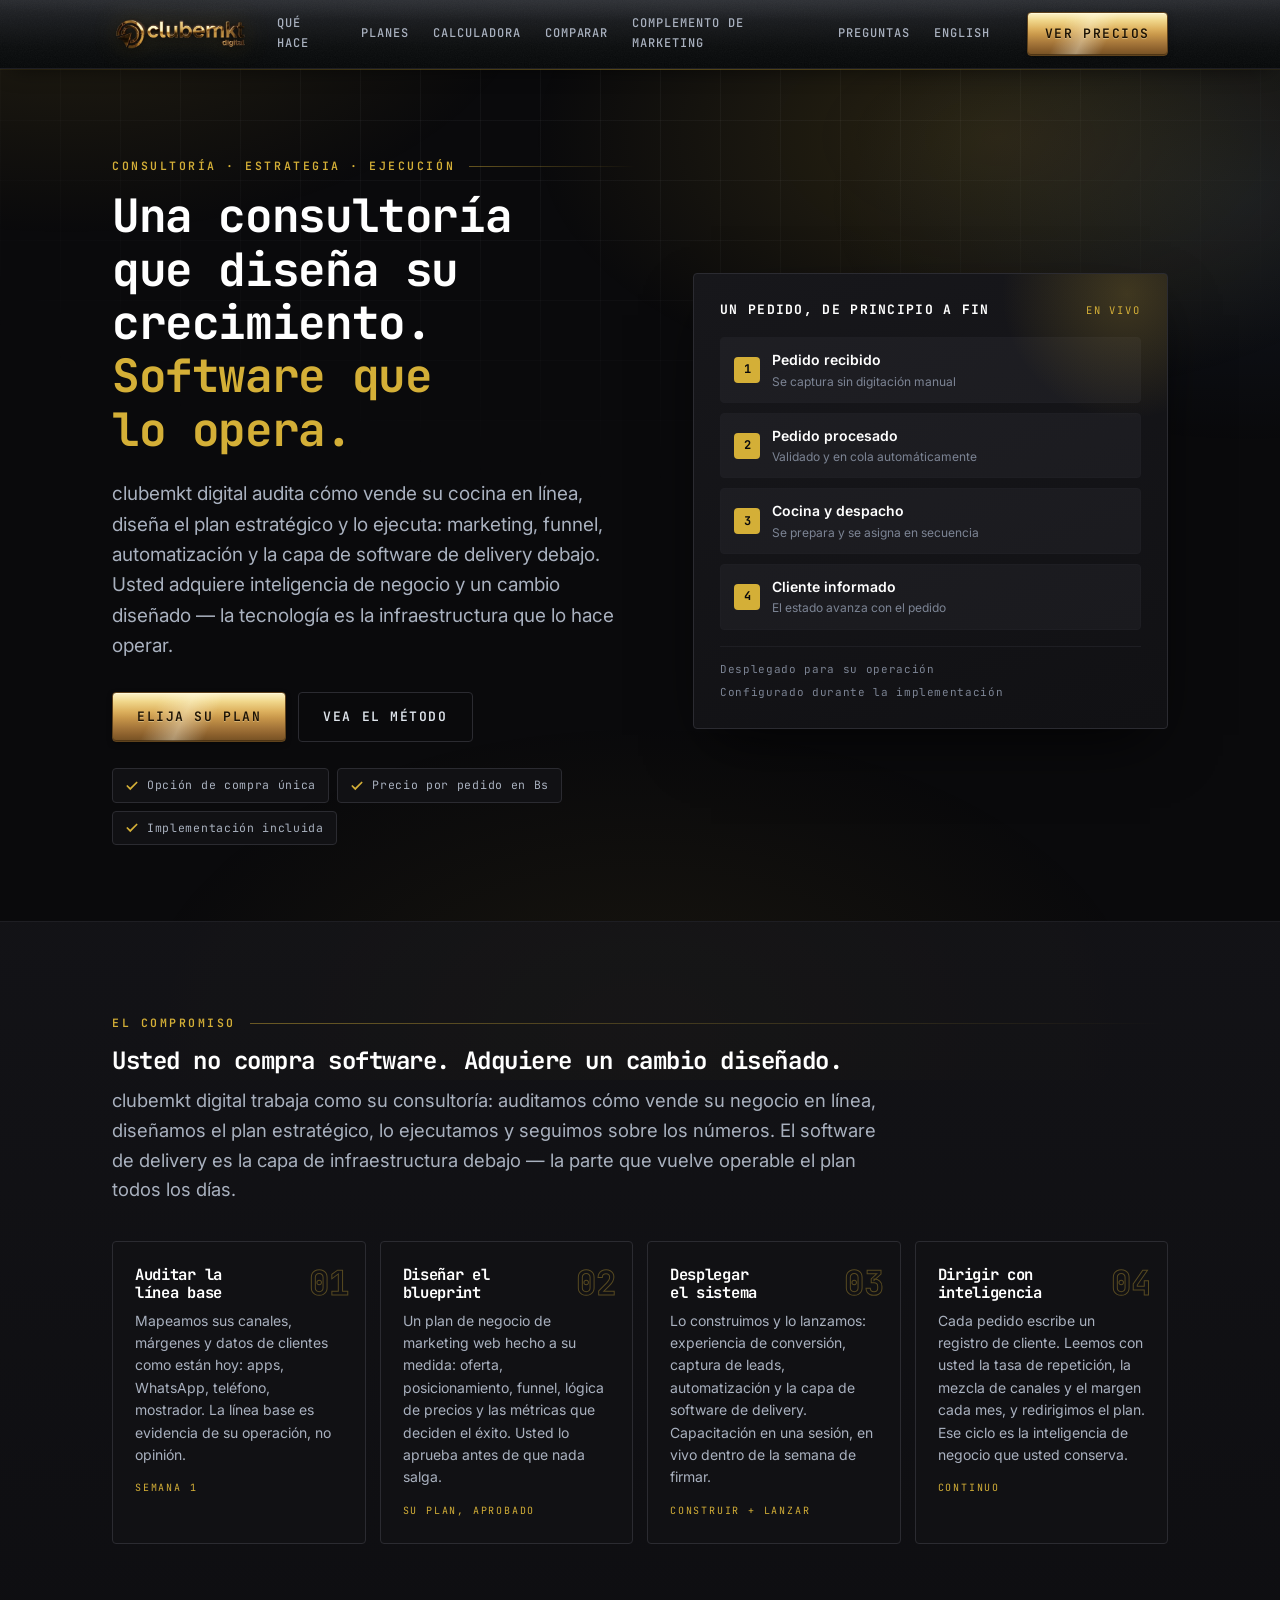
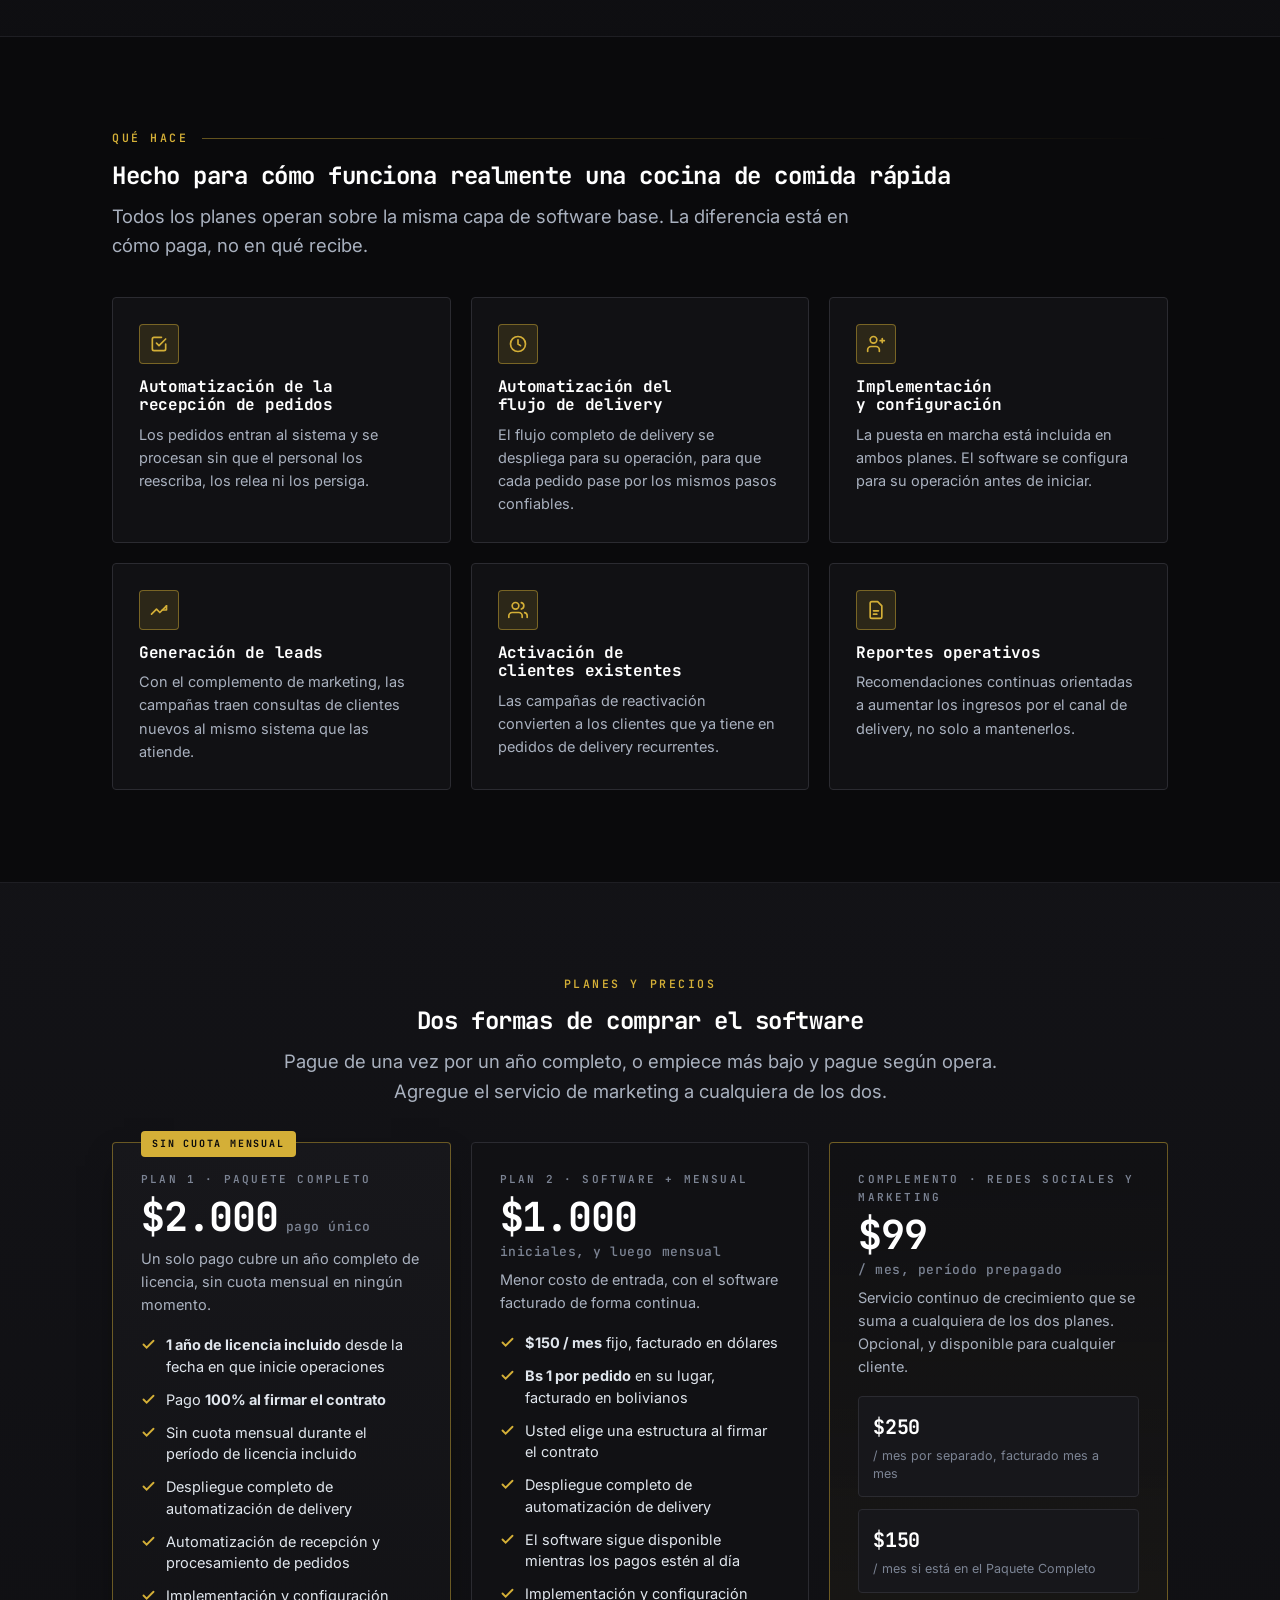
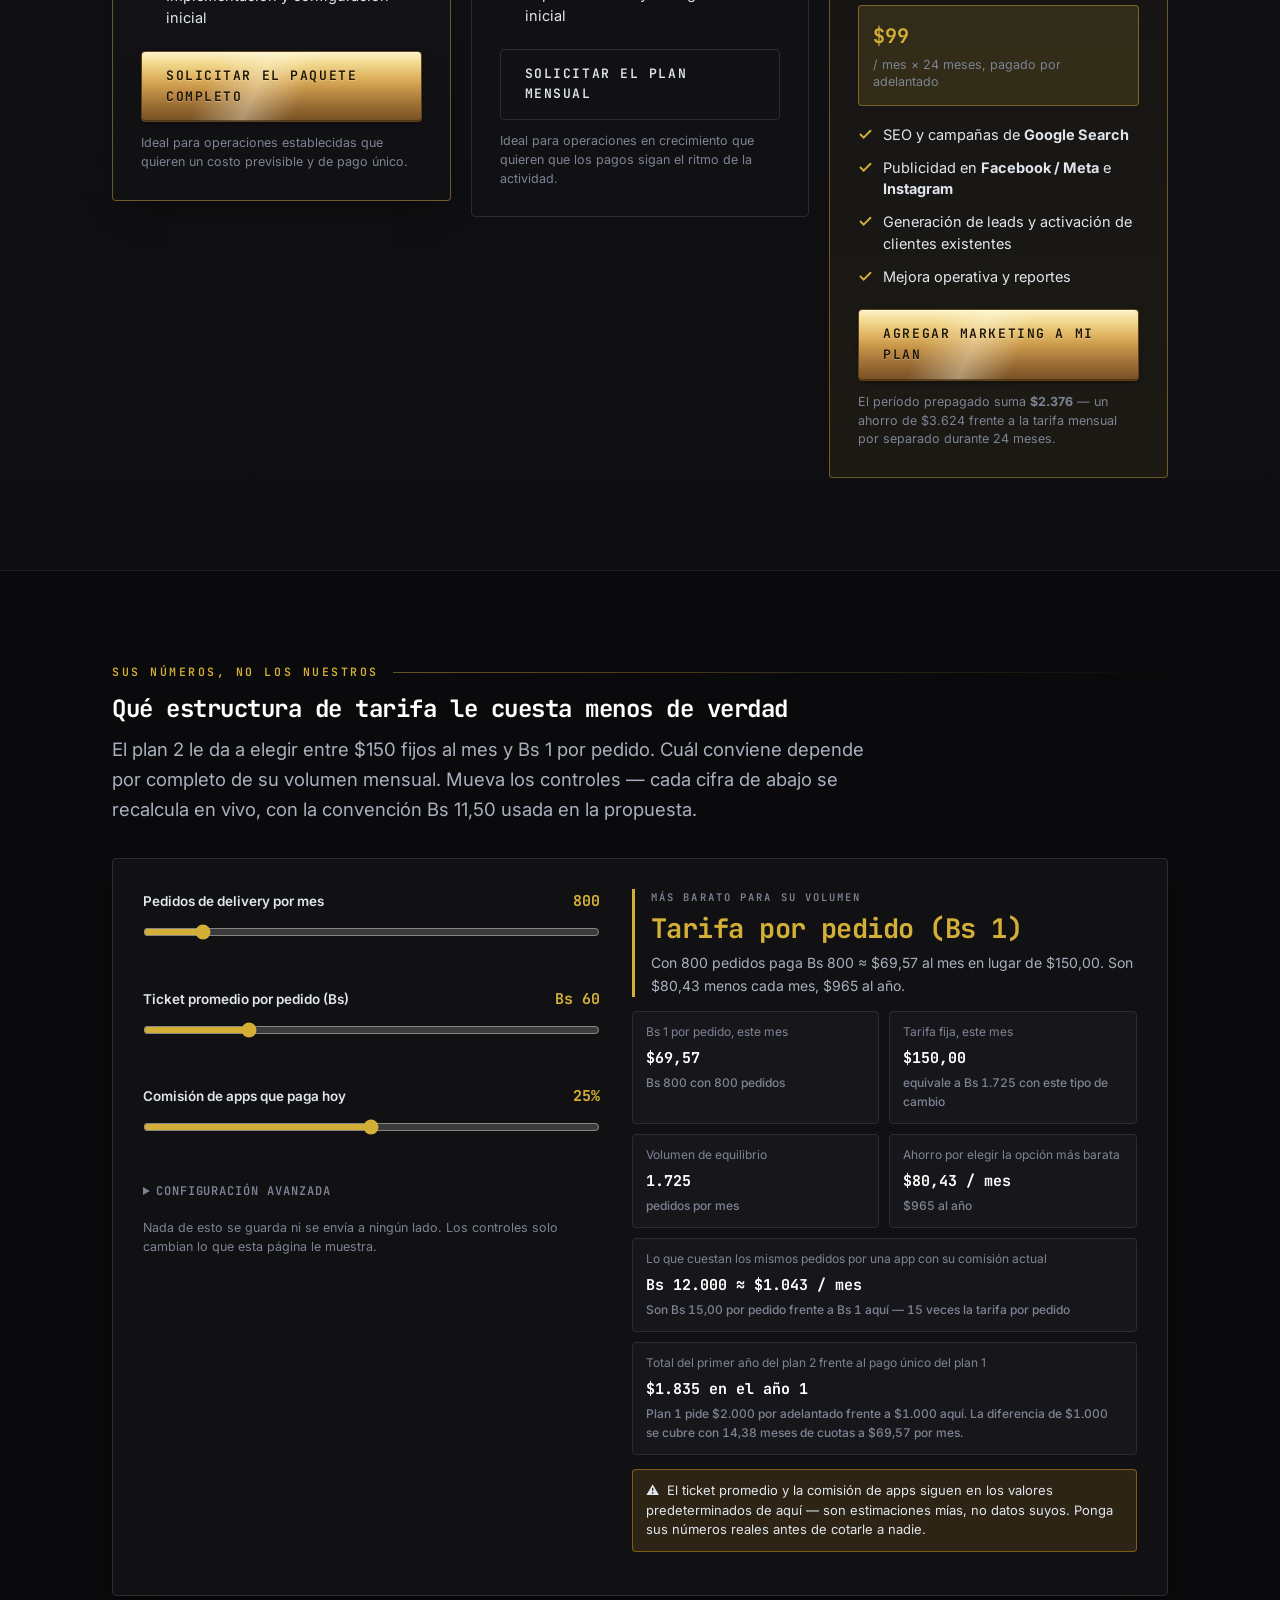
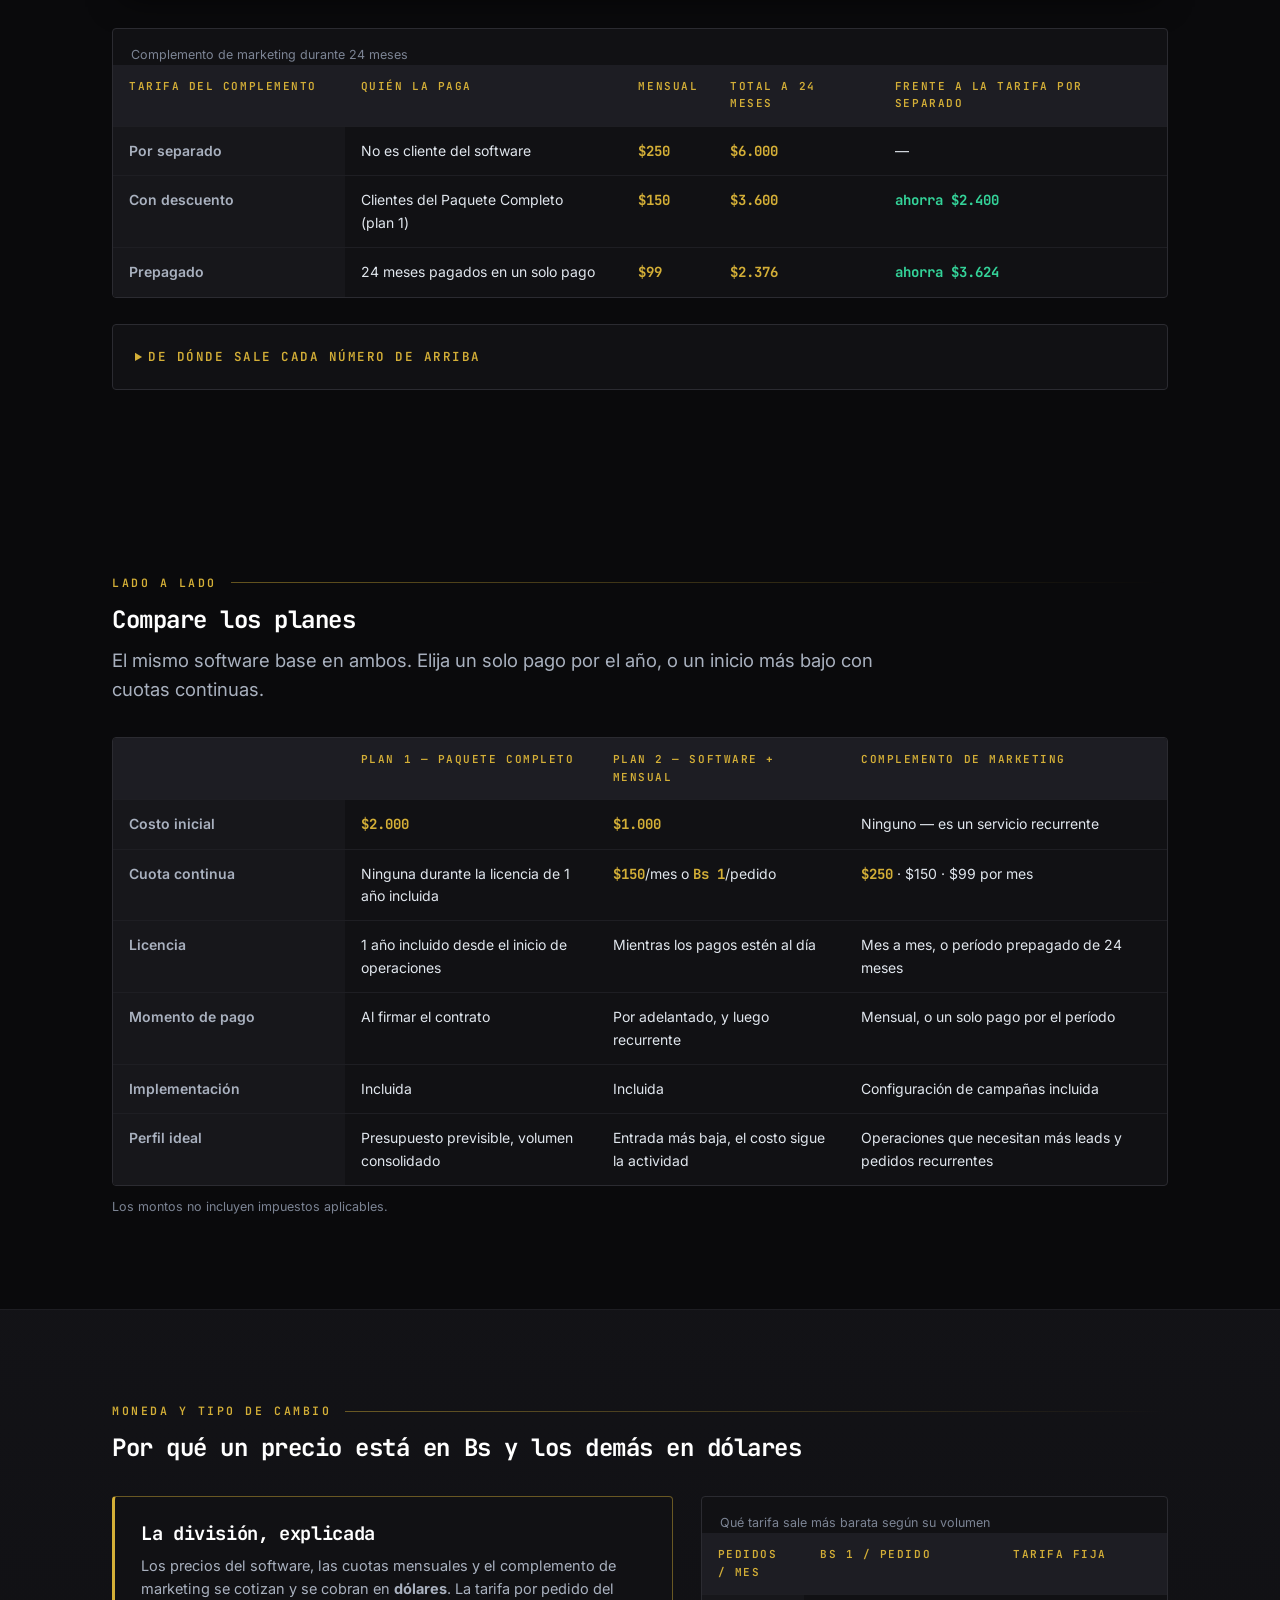
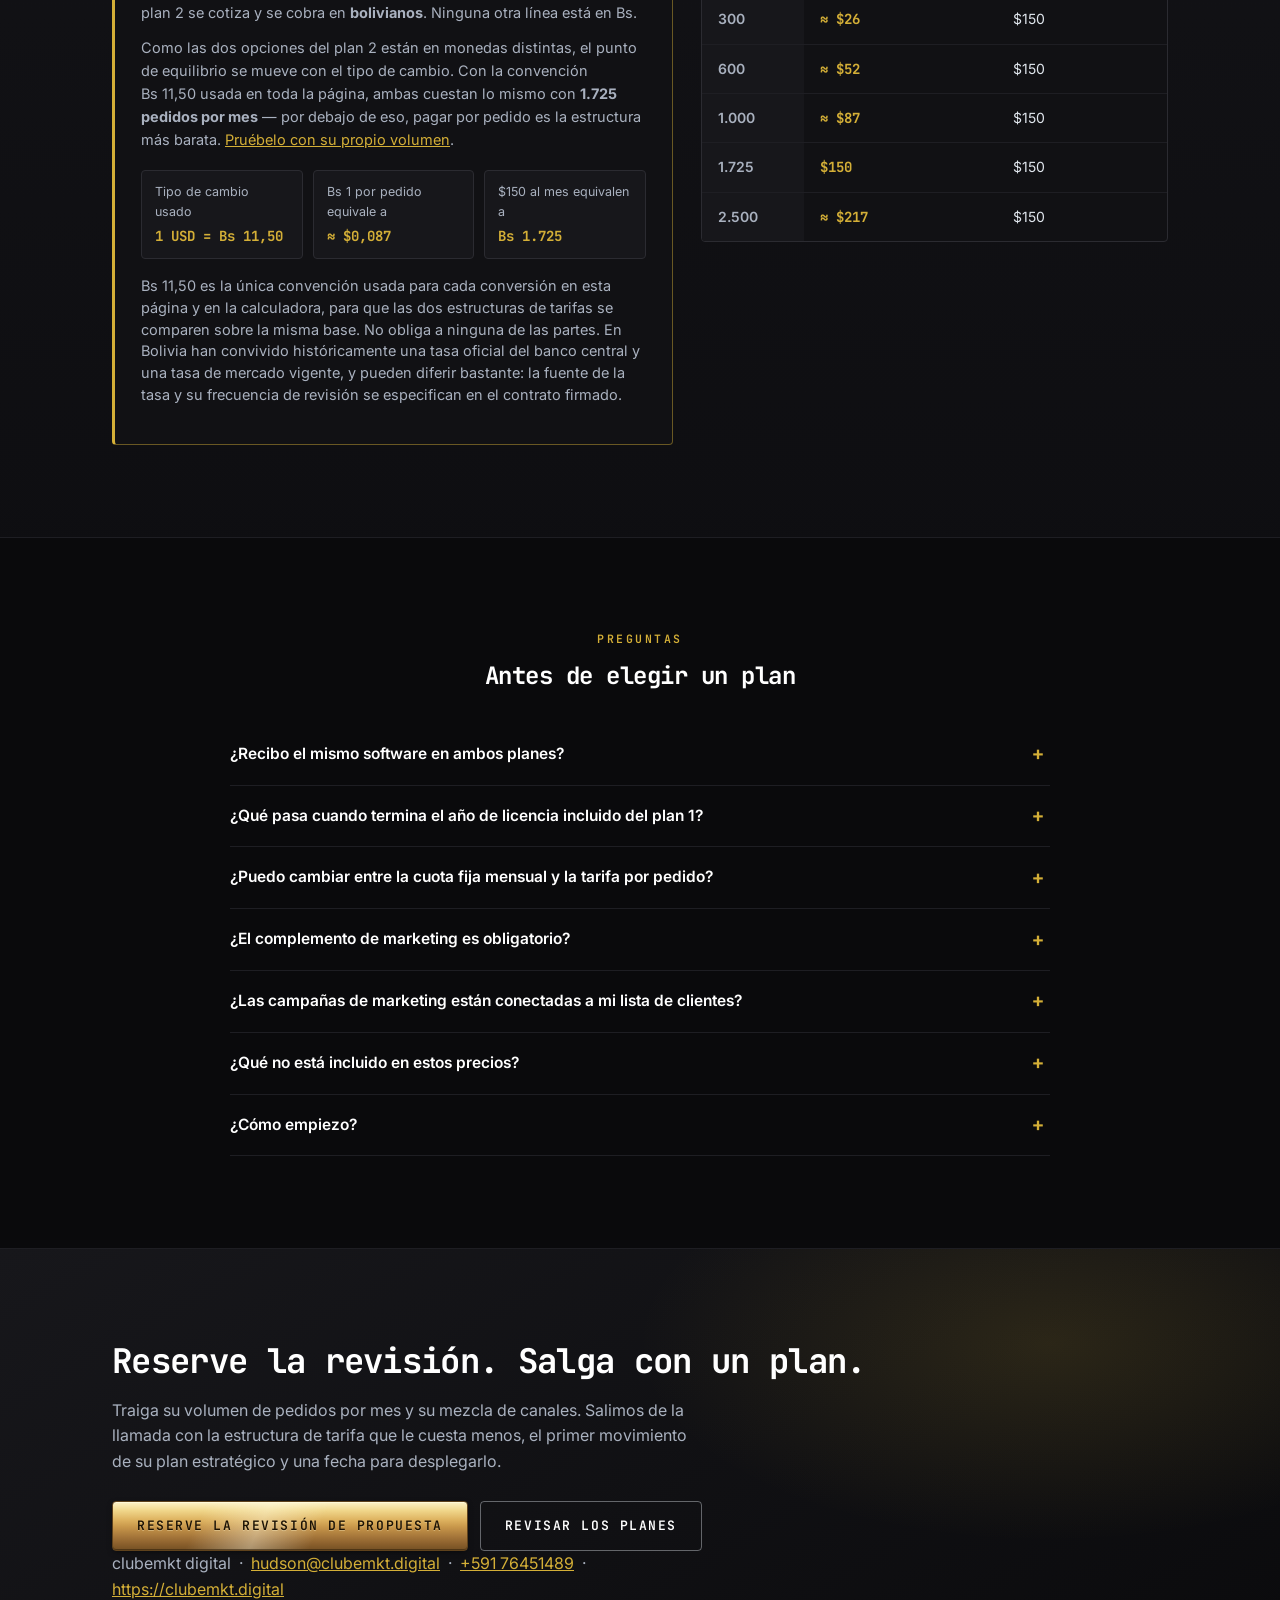
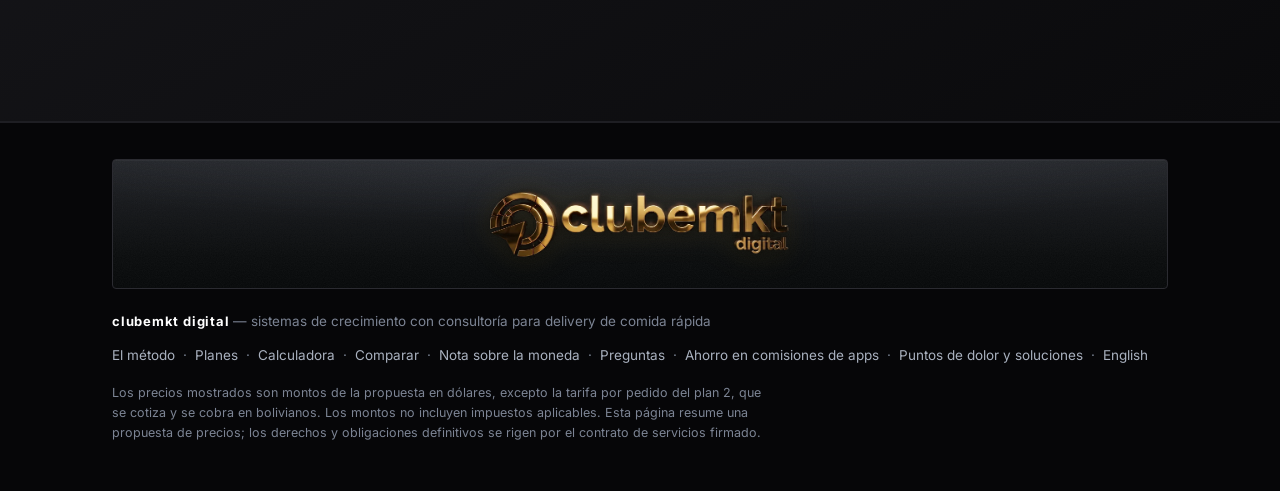
<file: landing/index.es.html>
<!DOCTYPE html>
<html lang="es">
<head>
<meta charset="utf-8" />
<meta name="viewport" content="width=device-width, initial-scale=1" />
<title>Automatización de delivery para comida rápida — Planes y precios</title>
<meta name="description" content="Software de automatización de delivery para locales de comida rápida. Compre el software con el Paquete Completo, empiece más bajo con un plan mensual y agregue marketing en redes, búsqueda y generación de leads." />
<link rel="alternate" hreflang="es" href="index.es.html" />
<link rel="alternate" hreflang="en" href="index.html" />
<link rel="icon" type="image/png" href="brand/clubemkt-mark-gold.png" />
<link rel="preconnect" href="https://fonts.googleapis.com" />
<link rel="preconnect" href="https://fonts.gstatic.com" crossorigin />
<link href="https://fonts.googleapis.com/css2?family=Inter:wght@400;500;600;700;800&family=JetBrains+Mono:wght@400;500;600;700&family=Syncopate:wght@400;700&display=swap" rel="stylesheet" />
<link rel="stylesheet" href="clubemkt.css?v=4" />
</head>

<body>
<a class="skip" href="#main">Ir al contenido</a>

<header class="site-header">
  <div class="wrap site-header__row">
    <a class="brand" href="#top">
      <img class="brand__logo" src="brand/clubemkt-logo-header.png" alt="clubemkt digital" width="138" height="40" />
    </a>

    <button class="nav-toggle" id="navToggle" aria-expanded="false" aria-controls="primaryNav">Menú</button>

    <nav class="nav" id="primaryNav" aria-label="Navegación principal">
      <a href="#how">Qué hace</a>
      <a href="#pricing">Planes</a>
      <a href="#calculator">Calculadora</a>
      <a href="#compare">Comparar</a>
      <a href="#marketing">Complemento de marketing</a>
      <a href="#faq">Preguntas</a>
      <a href="index.html" hreflang="en">English</a>
    </nav>

    <a class="btn btn--primary header-cta" href="#pricing">Ver precios</a>
  </div>
</header>

<main id="main">
  <span id="top"></span>

  <!-- ================= HERO ================= -->
  <section class="hero">
    <div class="wrap hero__grid">
      <div>
        <span class="eyebrow">Consultoría &middot; estrategia &middot; ejecución</span>
        <h1>Una consultoría que diseña su crecimiento. <em>Software que lo opera.</em></h1>
        <p class="lede">
          clubemkt digital audita cómo vende su cocina en línea, diseña el plan estratégico y lo ejecuta:
          marketing, funnel, automatización y la capa de software de delivery debajo. Usted adquiere inteligencia
          de negocio y un cambio diseñado &mdash; la tecnología es la infraestructura que lo hace operar.
        </p>
        <div class="hero__actions">
          <a class="btn btn--primary" href="#pricing">Elija su plan</a>
          <a class="btn btn--ghost" href="#method">Vea el método</a>
        </div>
        <ul class="chips">
          <li><svg width="14" height="14" viewBox="0 0 24 24" fill="none" stroke="currentColor" stroke-width="3" stroke-linecap="round"><path d="M20 6 9 17l-5-5"/></svg>Opción de compra única</li>
          <li><svg width="14" height="14" viewBox="0 0 24 24" fill="none" stroke="currentColor" stroke-width="3" stroke-linecap="round"><path d="M20 6 9 17l-5-5"/></svg>Precio por pedido en Bs</li>
          <li><svg width="14" height="14" viewBox="0 0 24 24" fill="none" stroke="currentColor" stroke-width="3" stroke-linecap="round"><path d="M20 6 9 17l-5-5"/></svg>Implementación incluida</li>
        </ul>
      </div>

      <div class="flow" role="img" aria-label="Flujo del pedido: pedido recibido, pedido procesado, cocina y despacho, cliente notificado">
        <div class="flow__title">
          <strong>Un pedido, de principio a fin</strong>
          <span>En vivo</span>
        </div>
        <ol>
          <li><span class="flow__num" aria-hidden="true">1</span><b>Pedido recibido<small>Se captura sin digitación manual</small></b></li>
          <li><span class="flow__num" aria-hidden="true">2</span><b>Pedido procesado<small>Validado y en cola automáticamente</small></b></li>
          <li><span class="flow__num" aria-hidden="true">3</span><b>Cocina y despacho<small>Se prepara y se asigna en secuencia</small></b></li>
          <li><span class="flow__num" aria-hidden="true">4</span><b>Cliente informado<small>El estado avanza con el pedido</small></b></li>
        </ol>
        <div class="flow__foot">
          <span>Desplegado para su operación</span>
          <span>Configurado durante la implementación</span>
        </div>
      </div>
    </div>
  </section>
  <!-- ===================== EL COMPROMISO ===================== -->
  <section class="section section--alt" id="method">
    <div class="wrap">
      <span class="eyebrow">El compromiso</span>
      <h2>Usted no compra software. Adquiere un cambio diseñado.</h2>
      <p class="lede">clubemkt digital trabaja como su consultoría: auditamos cómo vende su negocio en línea, diseñamos
      el plan estratégico, lo ejecutamos y seguimos sobre los números. El software de delivery es la capa de
      infraestructura debajo &mdash; la parte que vuelve operable el plan todos los días.</p>
      <div class="method">
        <article class="phase">
          <h3>Auditar la línea base</h3>
          <p>Mapeamos sus canales, márgenes y datos de clientes como están hoy: apps, WhatsApp, teléfono, mostrador. La línea base es evidencia de su operación, no opinión.</p>
          <span class="phase__tag">Semana 1</span>
        </article>
        <article class="phase">
          <h3>Diseñar el blueprint</h3>
          <p>Un plan de negocio de marketing web hecho a su medida: oferta, posicionamiento, funnel, lógica de precios y las métricas que deciden el éxito. Usted lo aprueba antes de que nada salga.</p>
          <span class="phase__tag">Su plan, aprobado</span>
        </article>
        <article class="phase">
          <h3>Desplegar el sistema</h3>
          <p>Lo construimos y lo lanzamos: experiencia de conversión, captura de leads, automatización y la capa de software de delivery. Capacitación en una sesión, en vivo dentro de la semana de firmar.</p>
          <span class="phase__tag">Construir + lanzar</span>
        </article>
        <article class="phase">
          <h3>Dirigir con inteligencia</h3>
          <p>Cada pedido escribe un registro de cliente. Leemos con usted la tasa de repetición, la mezcla de canales y el margen cada mes, y redirigimos el plan. Ese ciclo es la inteligencia de negocio que usted conserva.</p>
          <span class="phase__tag">Continuo</span>
        </article>
      </div>
    </div>
  </section>


  <!-- ================= FEATURES ================= -->
  <section class="section" id="how">
    <div class="wrap">
      <span class="eyebrow">Qué hace</span>
      <h2>Hecho para cómo funciona realmente una cocina de comida rápida</h2>
      <p class="lede">Todos los planes operan sobre la misma capa de software base. La diferencia está en cómo paga, no en qué recibe.</p>

      <div class="grid">
        <article class="card">
          <span class="card__icon" aria-hidden="true"><svg width="20" height="20" viewBox="0 0 24 24" fill="none" stroke="currentColor" stroke-width="2" stroke-linecap="round" stroke-linejoin="round"><path d="M9 11l3 3 8-8"/><path d="M20 12v6a2 2 0 0 1-2 2H6a2 2 0 0 1-2-2V6a2 2 0 0 1 2-2h9"/></svg></span>
          <h3>Automatización de la recepción de pedidos</h3>
          <p>Los pedidos entran al sistema y se procesan sin que el personal los reescriba, los relea ni los persiga.</p>
        </article>

        <article class="card">
          <span class="card__icon" aria-hidden="true"><svg width="20" height="20" viewBox="0 0 24 24" fill="none" stroke="currentColor" stroke-width="2" stroke-linecap="round" stroke-linejoin="round"><circle cx="12" cy="12" r="9"/><path d="M12 7v5l3 2"/></svg></span>
          <h3>Automatización del flujo de delivery</h3>
          <p>El flujo completo de delivery se despliega para su operación, para que cada pedido pase por los mismos pasos confiables.</p>
        </article>

        <article class="card">
          <span class="card__icon" aria-hidden="true"><svg width="20" height="20" viewBox="0 0 24 24" fill="none" stroke="currentColor" stroke-width="2" stroke-linecap="round" stroke-linejoin="round"><path d="M16 21v-2a4 4 0 0 0-4-4H6a4 4 0 0 0-4 4v2"/><circle cx="9" cy="7" r="4"/><path d="M17 8h5M19.5 5.5v5"/></svg></span>
          <h3>Implementación y configuración</h3>
          <p>La puesta en marcha está incluida en ambos planes. El software se configura para su operación antes de iniciar.</p>
        </article>

        <article class="card">
          <span class="card__icon" aria-hidden="true"><svg width="20" height="20" viewBox="0 0 24 24" fill="none" stroke="currentColor" stroke-width="2" stroke-linecap="round" stroke-linejoin="round"><path d="M3 17l6-6 4 4 8-8"/><path d="M21 7v5h-5"/></svg></span>
          <h3>Generación de leads</h3>
          <p>Con el complemento de marketing, las campañas traen consultas de clientes nuevos al mismo sistema que las atiende.</p>
        </article>

        <article class="card">
          <span class="card__icon" aria-hidden="true"><svg width="20" height="20" viewBox="0 0 24 24" fill="none" stroke="currentColor" stroke-width="2" stroke-linecap="round" stroke-linejoin="round"><path d="M17 21v-2a4 4 0 0 0-4-4H5a4 4 0 0 0-4 4v2"/><circle cx="9" cy="7" r="4"/><path d="M23 21v-2a4 4 0 0 0-3-3.87"/><path d="M16 3.13a4 4 0 0 1 0 7.75"/></svg></span>
          <h3>Activación de clientes existentes</h3>
          <p>Las campañas de reactivación convierten a los clientes que ya tiene en pedidos de delivery recurrentes.</p>
        </article>

        <article class="card">
          <span class="card__icon" aria-hidden="true"><svg width="20" height="20" viewBox="0 0 24 24" fill="none" stroke="currentColor" stroke-width="2" stroke-linecap="round" stroke-linejoin="round"><path d="M14 2H7a2 2 0 0 0-2 2v16a2 2 0 0 0 2 2h10a2 2 0 0 0 2-2V7z"/><path d="M9 13h6M9 17h4"/></svg></span>
          <h3>Reportes operativos</h3>
          <p>Recomendaciones continuas orientadas a aumentar los ingresos por el canal de delivery, no solo a mantenerlos.</p>
        </article>
      </div>
    </div>
  </section>

  <!-- ================= PRICING ================= -->
  <section class="section section--alt" id="pricing">
    <div class="wrap">
      <div class="center">
        <span class="eyebrow">Planes y precios</span>
        <h2>Dos formas de comprar el software</h2>
        <p class="lede">Pague de una vez por un año completo, o empiece más bajo y pague según opera. Agregue el servicio de marketing a cualquiera de los dos.</p>
      </div>

      <div class="plans">
        <!-- Plan 1 -->
        <article class="plan plan--featured">
          <span class="badge">Sin cuota mensual</span>
          <p class="plan__name">Plan 1 &middot; Paquete Completo</p>
          <p class="plan__price">$2.000 <small>pago único</small></p>
          <p class="plan__sub">Un solo pago cubre un año completo de licencia, sin cuota mensual en ningún momento.</p>
          <ul class="plan__list">
            <li><svg width="15" height="15" viewBox="0 0 24 24" fill="none" stroke="currentColor" stroke-width="3" stroke-linecap="round"><path d="M20 6 9 17l-5-5"/></svg><span><strong>1 año de licencia incluido</strong> desde la fecha en que inicie operaciones</span></li>
            <li><svg width="15" height="15" viewBox="0 0 24 24" fill="none" stroke="currentColor" stroke-width="3" stroke-linecap="round"><path d="M20 6 9 17l-5-5"/></svg><span>Pago <strong>100% al firmar el contrato</strong></span></li>
            <li><svg width="15" height="15" viewBox="0 0 24 24" fill="none" stroke="currentColor" stroke-width="3" stroke-linecap="round"><path d="M20 6 9 17l-5-5"/></svg><span>Sin cuota mensual durante el período de licencia incluido</span></li>
            <li><svg width="15" height="15" viewBox="0 0 24 24" fill="none" stroke="currentColor" stroke-width="3" stroke-linecap="round"><path d="M20 6 9 17l-5-5"/></svg><span>Despliegue completo de automatización de delivery</span></li>
            <li><svg width="15" height="15" viewBox="0 0 24 24" fill="none" stroke="currentColor" stroke-width="3" stroke-linecap="round"><path d="M20 6 9 17l-5-5"/></svg><span>Automatización de recepción y procesamiento de pedidos</span></li>
            <li><svg width="15" height="15" viewBox="0 0 24 24" fill="none" stroke="currentColor" stroke-width="3" stroke-linecap="round"><path d="M20 6 9 17l-5-5"/></svg><span>Implementación y configuración inicial</span></li>
          </ul>
          <div class="plan__foot">
            <a class="btn btn--primary btn--block" data-mailto-subject="Consulta%20Plan%201%20Paquete%20Completo%20%242.000">Solicitar el Paquete Completo</a>
            <p class="plan__note">Ideal para operaciones establecidas que quieren un costo previsible y de pago único.</p>
          </div>
        </article>

        <!-- Plan 2 -->
        <article class="plan">
          <p class="plan__name">Plan 2 &middot; Software + Mensual</p>
          <p class="plan__price">$1.000 <small>iniciales, y luego mensual</small></p>
          <p class="plan__sub">Menor costo de entrada, con el software facturado de forma continua.</p>
          <ul class="plan__list">
            <li><svg width="15" height="15" viewBox="0 0 24 24" fill="none" stroke="currentColor" stroke-width="3" stroke-linecap="round"><path d="M20 6 9 17l-5-5"/></svg><span><strong>$150 / mes</strong> fijo, facturado en dólares</span></li>
            <li><svg width="15" height="15" viewBox="0 0 24 24" fill="none" stroke="currentColor" stroke-width="3" stroke-linecap="round"><path d="M20 6 9 17l-5-5"/></svg><span><strong>Bs 1 por pedido</strong> en su lugar, facturado en bolivianos</span></li>
            <li><svg width="15" height="15" viewBox="0 0 24 24" fill="none" stroke="currentColor" stroke-width="3" stroke-linecap="round"><path d="M20 6 9 17l-5-5"/></svg><span>Usted elige una estructura al firmar el contrato</span></li>
            <li><svg width="15" height="15" viewBox="0 0 24 24" fill="none" stroke="currentColor" stroke-width="3" stroke-linecap="round"><path d="M20 6 9 17l-5-5"/></svg><span>Despliegue completo de automatización de delivery</span></li>
            <li><svg width="15" height="15" viewBox="0 0 24 24" fill="none" stroke="currentColor" stroke-width="3" stroke-linecap="round"><path d="M20 6 9 17l-5-5"/></svg><span>El software sigue disponible mientras los pagos estén al día</span></li>
            <li><svg width="15" height="15" viewBox="0 0 24 24" fill="none" stroke="currentColor" stroke-width="3" stroke-linecap="round"><path d="M20 6 9 17l-5-5"/></svg><span>Implementación y configuración inicial</span></li>
          </ul>
          <div class="plan__foot">
            <a class="btn btn--ghost btn--block" data-mailto-subject="Consulta%20plan%20Software%20%2B%20Mensual%20%241.000">Solicitar el plan mensual</a>
            <p class="plan__note">Ideal para operaciones en crecimiento que quieren que los pagos sigan el ritmo de la actividad.</p>
          </div>
        </article>

        <!-- Add-on -->
        <article class="plan plan--addon" id="marketing">
          <p class="plan__name">Complemento &middot; Redes sociales y marketing</p>
          <p class="plan__price">$99 <small>/ mes, período prepagado</small></p>
          <p class="plan__sub">Servicio continuo de crecimiento que se suma a cualquiera de los dos planes. Opcional, y disponible para cualquier cliente.</p>

          <ul class="tiers">
            <li class="tier"><b>$250</b><span>/ mes por separado, facturado mes a mes</span></li>
            <li class="tier"><b>$150</b><span>/ mes si está en el Paquete Completo</span></li>
            <li class="tier tier--best"><b>$99</b><span>/ mes &times; 24 meses, pagado por adelantado</span></li>
          </ul>

          <ul class="plan__list">
            <li><svg width="15" height="15" viewBox="0 0 24 24" fill="none" stroke="currentColor" stroke-width="3" stroke-linecap="round"><path d="M20 6 9 17l-5-5"/></svg><span>SEO y campañas de <strong>Google Search</strong></span></li>
            <li><svg width="15" height="15" viewBox="0 0 24 24" fill="none" stroke="currentColor" stroke-width="3" stroke-linecap="round"><path d="M20 6 9 17l-5-5"/></svg><span>Publicidad en <strong>Facebook / Meta</strong> e <strong>Instagram</strong></span></li>
            <li><svg width="15" height="15" viewBox="0 0 24 24" fill="none" stroke="currentColor" stroke-width="3" stroke-linecap="round"><path d="M20 6 9 17l-5-5"/></svg><span>Generación de leads y activación de clientes existentes</span></li>
            <li><svg width="15" height="15" viewBox="0 0 24 24" fill="none" stroke="currentColor" stroke-width="3" stroke-linecap="round"><path d="M20 6 9 17l-5-5"/></svg><span>Mejora operativa y reportes</span></li>
          </ul>

          <div class="plan__foot">
            <a class="btn btn--primary btn--block" data-mailto-subject="Consulta%20complemento%20de%20marketing">Agregar marketing a mi plan</a>
            <p class="plan__note">El período prepagado suma <strong>$2.376</strong> &mdash; un ahorro de $3.624 frente a la tarifa mensual por separado durante 24 meses.</p>
          </div>
        </article>
      </div>
    </div>
  </section>

  <!-- ================= CALCULATOR ================= -->
  <section class="section" id="calculator">
    <div class="wrap">
      <span class="eyebrow">Sus números, no los nuestros</span>
      <h2>Qué estructura de tarifa le cuesta menos de verdad</h2>
      <p class="lede">
        El plan&nbsp;2 le da a elegir entre $150 fijos al mes y Bs&nbsp;1 por pedido. Cuál conviene depende por completo de
        su volumen mensual. Mueva los controles &mdash; cada cifra de abajo se recalcula en vivo, con la convención
        Bs&nbsp;11,50 usada en la propuesta.
      </p>

      <div class="calc">
        <div class="calc__grid">
          <div class="calc__in">
            <div class="field">
              <label for="orders"><span>Pedidos de delivery por mes</span><output id="ordersOut">800</output></label>
              <input type="range" id="orders" min="100" max="6000" step="25" value="800">
            </div>
            <div class="field">
              <label for="ticket"><span>Ticket promedio por pedido (Bs)</span><output id="ticketOut">Bs 60</output></label>
              <input type="range" id="ticket" min="20" max="200" step="5" value="60">
            </div>
            <div class="field">
              <label for="comm"><span>Comisión de apps que paga hoy</span><output id="commOut">25%</output></label>
              <input type="range" id="comm" min="15" max="35" step="1" value="25">
            </div>
            <details class="adv">
              <summary>Configuración avanzada</summary>
              <div class="field">
                <label for="rate"><span>Tipo de cambio (Bs por USD)</span><output id="rateOut">11,50</output></label>
                <input type="range" id="rate" min="7" max="14" step="0.5" value="11.5">
              </div>
            </details>
            <p class="calc__fine">
              Nada de esto se guarda ni se envía a ningún lado. Los controles solo cambian lo que esta página le muestra.
            </p>
          </div>

          <div class="calc__out">
            <div class="verdict">
              <p class="verdict__label">Más barato para su volumen</p>
              <p class="verdict__big" id="verdictBig">Tarifa por pedido</p>
              <p class="verdict__sub" id="verdictSub">&mdash;</p>
            </div>

            <dl class="outgrid">
              <div class="outcell">
                <dt>Bs 1 por pedido, este mes</dt>
                <dd><span id="cellPerOrder">&mdash;</span><small id="cellPerOrderBs"></small></dd>
              </div>
              <div class="outcell">
                <dt>Tarifa fija, este mes</dt>
                <dd><span id="cellFixed">$150,00</span><small id="cellFixedBs"></small></dd>
              </div>
              <div class="outcell">
                <dt>Volumen de equilibrio</dt>
                <dd><span id="cellBreakEven">&mdash;</span><small>pedidos por mes</small></dd>
              </div>
              <div class="outcell">
                <dt>Ahorro por elegir la opción más barata</dt>
                <dd><span id="cellSaving">&mdash;</span><small id="cellSavingYear"></small></dd>
              </div>
              <div class="outcell outcell--wide">
                <dt>Lo que cuestan los mismos pedidos por una app con su comisión actual</dt>
                <dd><span id="cellApp">&mdash;</span><small id="cellAppSub"></small></dd>
              </div>
              <div class="outcell outcell--wide">
                <dt>Total del primer año del plan 2 frente al pago único del plan&nbsp;1</dt>
                <dd><span id="cellYear">&mdash;</span><small id="cellYearSub"></small></dd>
              </div>
            </dl>

            <p class="estflag" id="estFlag" hidden>
              &#9888;&nbsp; El ticket promedio y la comisión de apps siguen en los valores predeterminados de aquí
              &mdash; son estimaciones mías, no datos suyos.
              Ponga sus números reales antes de cotarle a nadie.
            </p>
          </div>
        </div>
      </div>

      <div class="tableshell">
        <p class="tablehint">
          <svg width="15" height="15" viewBox="0 0 24 24" fill="none" stroke="currentColor" stroke-width="2" stroke-linecap="round" stroke-linejoin="round" aria-hidden="true"><path d="M8 12h8M12 8l4 4-4 4"/><circle cx="12" cy="12" r="9"/></svg>
          Deslice la tabla hacia un lado para ver las cuatro columnas
        </p>
        <div class="tablewrap">
          <table>
            <caption>Complemento de marketing durante 24 meses</caption>
            <thead>
              <tr>
                <th scope="col">Tarifa del complemento</th>
                <th scope="col">Quién la paga</th>
                <th scope="col">Mensual</th>
                <th scope="col">Total a 24 meses</th>
                <th scope="col">Frente a la tarifa por separado</th>
              </tr>
            </thead>
            <tbody>
              <tr>
                <th scope="row">Por separado</th>
                <td>No es cliente del software</td>
                <td class="num">$250</td>
                <td class="num">$6.000</td>
                <td>&mdash;</td>
              </tr>
              <tr>
                <th scope="row">Con descuento</th>
                <td>Clientes del Paquete Completo (plan&nbsp;1)</td>
                <td class="num">$150</td>
                <td class="num">$3.600</td>
                <td class="num is-good">ahorra $2.400</td>
              </tr>
              <tr>
                <th scope="row">Prepagado</th>
                <td>24 meses pagados en un solo pago</td>
                <td class="num">$99</td>
                <td class="num">$2.376</td>
                <td class="num is-good">ahorra $3.624</td>
              </tr>
            </tbody>
          </table>
        </div>
      </div>

      <details class="sources">
        <summary>De dónde sale cada número de arriba</summary>
        <p>
          Prefiero que revise la aritmética aquí, no en una reunión. Estas son las fórmulas y qué datos
          son suyos frente a los míos.
        </p>
        <p class="formula">
          tarifa por pedido = pedidos &times; Bs 1 &nbsp;&rarr;&nbsp; &divide; tipo de cambio = USD<br>
          pedidos de equilibrio = $150 &times; tipo de cambio<br>
          comisión de app = pedidos &times; ticket &times; % de comisión<br>
          Plan 2 año 1 = $1.000 + (12 &times; cuota mensual más barata)
        </p>
        <ul>
          <li><b>Suyos, para corregir:</b> pedidos por mes, ticket promedio, comisión de apps, tipo de cambio. Los controles existen para que ponga sus cifras reales.</li>
          <li><b>Míos, y predeterminados:</b> ticket de Bs 60, comisión del 25%, Bs 11,50 por USD. La convención 11,50 es la misma que en el resto de los precios, para que ambos documentos coincidan.</li>
          <li><b>Fijados por la propuesta:</b> $2.000 del plan&nbsp;1, $1.000 del plan&nbsp;2, $150 mensuales, Bs 1 por pedido y las tres tarifas del complemento.</li>
          <li><b>Deliberadamente no mostrado:</b> lo que cuesta el plan&nbsp;1 después de su año de licencia incluido. Las condiciones de renovación están en el contrato firmado, así que la calculadora solo compara pagos iniciales y así lo dice.</li>
        </ul>
      </details>
    </div>
  </section>

  <!-- ================= COMPARE ================= -->
  <section class="section" id="compare">
    <div class="wrap">
      <span class="eyebrow">Lado a lado</span>
      <h2>Compare los planes</h2>
      <p class="lede">El mismo software base en ambos. Elija un solo pago por el año, o un inicio más bajo con cuotas continuas.</p>

      <p class="tablehint">
        <svg width="15" height="15" viewBox="0 0 24 24" fill="none" stroke="currentColor" stroke-width="2" stroke-linecap="round" stroke-linejoin="round" aria-hidden="true"><path d="M8 12h8M12 8l4 4-4 4"/><circle cx="12" cy="12" r="9"/></svg>
        Deslice la tabla hacia un lado para ver las cuatro columnas
      </p>
      <div class="tableshell">
      <div class="tablewrap">
        <table>
          <caption class="sr-only">Comparación de planes según costo inicial, cuota continua, licencia, momento de pago, implementación y perfil ideal</caption>
          <thead>
            <tr>
              <th scope="col">&nbsp;</th>
              <th scope="col">Plan 1 &mdash; Paquete Completo</th>
              <th scope="col">Plan 2 &mdash; Software + Mensual</th>
              <th scope="col">Complemento de marketing</th>
            </tr>
          </thead>
          <tbody>
            <tr>
              <th scope="row">Costo inicial</th>
              <td><span class="num">$2.000</span></td>
              <td><span class="num">$1.000</span></td>
              <td>Ninguno &mdash; es un servicio recurrente</td>
            </tr>
            <tr>
              <th scope="row">Cuota continua</th>
              <td>Ninguna durante la licencia de 1 año incluida</td>
              <td><span class="num">$150</span>/mes o <span class="num">Bs 1</span>/pedido</td>
              <td><span class="num">$250</span> &middot; $150 &middot; $99 por mes</td>
            </tr>
            <tr>
              <th scope="row">Licencia</th>
              <td>1 año incluido desde el inicio de operaciones</td>
              <td>Mientras los pagos estén al día</td>
              <td>Mes a mes, o período prepagado de 24 meses</td>
            </tr>
            <tr>
              <th scope="row">Momento de pago</th>
              <td>Al firmar el contrato</td>
              <td>Por adelantado, y luego recurrente</td>
              <td>Mensual, o un solo pago por el período</td>
            </tr>
            <tr>
              <th scope="row">Implementación</th>
              <td>Incluida</td>
              <td>Incluida</td>
              <td>Configuración de campañas incluida</td>
            </tr>
            <tr>
              <th scope="row">Perfil ideal</th>
              <td>Presupuesto previsible, volumen consolidado</td>
              <td>Entrada más baja, el costo sigue la actividad</td>
              <td>Operaciones que necesitan más leads y pedidos recurrentes</td>
            </tr>
          </tbody>
        </table>
      </div>
      </div>
      <p class="plan__note" style="margin-top:12px">Los montos no incluyen impuestos aplicables.</p>
    </div>
  </section>

  <!-- ================= CURRENCY ================= -->
  <section class="section section--alt" id="currency">
    <div class="wrap">
      <span class="eyebrow">Moneda y tipo de cambio</span>
      <h2>Por qué un precio está en Bs y los demás en dólares</h2>

      <div class="fx">
        <div class="fx__box">
          <h3>La división, explicada</h3>
          <p>
            Los precios del software, las cuotas mensuales y el complemento de marketing se cotizan y se cobran en
            <strong>dólares</strong>. La tarifa por pedido del plan&nbsp;2 se cotiza y se cobra en
            <strong>bolivianos</strong>. Ninguna otra línea está en Bs.
          </p>
          <p>
            Como las dos opciones del plan&nbsp;2 están en monedas distintas, el punto de equilibrio se mueve con el tipo de cambio.
            Con la convención Bs&nbsp;11,50 usada en toda la página, ambas cuestan lo mismo con <strong>1.725 pedidos por mes</strong> &mdash; por debajo de eso,
            pagar por pedido es la estructura más barata. <a href="#calculator">Pruébelo con su propio volumen</a>.
          </p>
          <ul class="fx__rates">
            <li>Tipo de cambio usado<b>1 USD = Bs 11,50</b></li>
            <li>Bs 1 por pedido equivale a<b>&asymp; $0,087</b></li>
            <li>$150 al mes equivalen a<b>Bs 1.725</b></li>
          </ul>
          <p class="plan__note" style="margin-top:16px">
            Bs&nbsp;11,50 es la única convención usada para cada conversión en esta página y en la calculadora, para que las dos
            estructuras de tarifas se comparen sobre la misma base. No obliga a ninguna de las partes. En Bolivia han convivido
            históricamente una tasa oficial del banco central y una tasa de mercado vigente, y pueden diferir bastante: la fuente
            de la tasa y su frecuencia de revisión se especifican en el contrato firmado.
          </p>
        </div>

        <div class="tablewrap tablewrap--plain">
          <table style="min-width:0">
            <caption>Qué tarifa sale más barata según su volumen</caption>
            <thead>
              <tr>
                <th scope="col">Pedidos / mes</th>
                <th scope="col">Bs 1 / pedido</th>
                <th scope="col">Tarifa fija</th>
              </tr>
            </thead>
            <tbody>
              <tr><th scope="row">300</th><td><span class="num">&asymp; $26</span></td><td>$150</td></tr>
              <tr><th scope="row">600</th><td><span class="num">&asymp; $52</span></td><td>$150</td></tr>
              <tr><th scope="row">1.000</th><td><span class="num">&asymp; $87</span></td><td>$150</td></tr>
              <tr><th scope="row">1.725</th><td><span class="num">$150</span></td><td>$150</td></tr>
              <tr><th scope="row">2.500</th><td><span class="num">&asymp; $217</span></td><td>$150</td></tr>
            </tbody>
          </table>
        </div>
      </div>
    </div>
  </section>

  <!-- ================= FAQ ================= -->
  <section class="section" id="faq">
    <div class="wrap">
      <div class="center">
        <span class="eyebrow">Preguntas</span>
        <h2>Antes de elegir un plan</h2>
      </div>

      <div class="faq">
        <details>
          <summary>¿Recibo el mismo software en ambos planes?</summary>
          <p>Sí. Ambos planes incluyen el despliegue completo de automatización de delivery, la automatización de recepción y procesamiento de pedidos, y la implementación con configuración inicial. La diferencia está en la estructura de pago, no en las funciones.</p>
        </details>
        <details>
          <summary>¿Qué pasa cuando termina el año de licencia incluido del plan 1?</summary>
          <p>Las condiciones de renovación después del período de licencia incluido están definidas en su contrato de servicios, así no hay cambios sorpresivos en su costo ni en su acceso. Consúltenos y se las confirmamos por escrito antes de que firme.</p>
        </details>
        <details>
          <summary>¿Puedo cambiar entre la cuota fija mensual y la tarifa por pedido?</summary>
          <p>La estructura de tarifa se elige al firmar el contrato y rige durante la vigencia del acuerdo, salvo que se modifique por escrito. Revise primero su volumen promedio de pedidos por mes &mdash; la nota de moneda de arriba muestra dónde se cruzan ambas.</p>
        </details>
        <details>
          <summary>¿El complemento de marketing es obligatorio?</summary>
          <p>No. Es opcional y se suma a cualquiera de los dos planes. Si lo contrata estando en el Paquete Completo, la tarifa baja de $250 a $150 por mes, o a $99 por mes con el período prepagado de 24 meses.</p>
        </details>
        <details>
          <summary>¿Las campañas de marketing están conectadas a mi lista de clientes?</summary>
          <p>Ese es justamente el objetivo del complemento. Además de generar leads nuevos, ejecuta campañas de reactivación sobre la base de clientes que usted ya tiene, para que sus contactos actuales se conviertan en pedidos de delivery recurrentes.</p>
        </details>
        <details>
          <summary>¿Qué no está incluido en estos precios?</summary>
          <p>Los impuestos de ventas, IVA o retenciones aplicables no están incluidos y son responsabilidad del cliente donde la ley lo exija. El trabajo fuera del alcance descrito en la propuesta se cotiza por separado como orden de cambio.</p>
        </details>
        <details>
          <summary>¿Cómo empiezo?</summary>
          <p>Elija un plan y envíenoslo por correo o WhatsApp. Confirmamos el alcance y la estructura de tarifa, emitimos el contrato de servicios y programamos la implementación y configuración antes de su fecha de inicio de operaciones.</p>
        </details>
      </div>
    </div>
  </section>

  <!-- ================= CLOSER ================= -->
  <section class="section closer">
    <div class="wrap">
      <h2>Reserve la revisión. Salga con un plan.</h2>
      <p>Traiga su volumen de pedidos por mes y su mezcla de canales. Salimos de la llamada con la estructura de tarifa que le cuesta menos, el primer movimiento de su plan estratégico y una fecha para desplegarlo.</p>
      <div class="closer__actions">
        <a class="btn btn--light" data-mailto-subject="Automatizaci%C3%B3n%20de%20delivery%20%E2%80%94%20consulta%20de%20plan">Reserve la revisión de propuesta</a>
        <a class="btn btn--outline-light" href="#pricing">Revisar los planes</a>
      </div>
      <p class="closer__meta" id="closerFallback" hidden>¿Todavía no sabe a quién escribirle? Use el formulario de dos minutos y le respondemos por WhatsApp. <a href="stop-losing-orders.es.html#signup">Ir al formulario</a></p>
      <p class="closer__meta">
        clubemkt digital &nbsp;&middot;&nbsp;
        <span id="contactLinks"><a data-mail>hudson@clubemkt.digital</a> &nbsp;&middot;&nbsp; <a data-tel>+591 76451489</a> &nbsp;&middot;&nbsp; <a data-web>https://clubemkt.digital</a></span>
        <span id="contactUnset" hidden>Los datos de contacto aparecerán aquí cuando estén definidos en el bloque CONFIG al final de esta página.</span>
      </p>
    </div>
  </section>
</main>

<footer class="site-footer">
  <div class="wrap">
        <div class="brandplate"><img src="brand/clubemkt-logo-header.png" alt="clubemkt digital" width="320" height="93" loading="lazy" /></div>
<div class="site-footer__row">
      <div><strong>clubemkt digital</strong> &mdash; sistemas de crecimiento con consultoría para delivery de comida rápida</div>
      <div>
        <a href="#method">El método</a> &nbsp;&middot;&nbsp;
        <a href="#pricing">Planes</a> &nbsp;&middot;&nbsp;
        <a href="#calculator">Calculadora</a> &nbsp;&middot;&nbsp;
        <a href="#compare">Comparar</a> &nbsp;&middot;&nbsp;
        <a href="#currency">Nota sobre la moneda</a> &nbsp;&middot;&nbsp;
        <a href="#faq">Preguntas</a> &nbsp;&middot;&nbsp;
        <a href="stop-paying-commission.es.html">Ahorro en comisiones de apps</a> &nbsp;&middot;&nbsp;
        <a href="pain-points.es.html">Puntos de dolor y soluciones</a> &nbsp;&middot;&nbsp;
        <a href="index.html" hreflang="en">English</a>
      </div>
    </div>
    <p class="site-footer__legal">
      Los precios mostrados son montos de la propuesta en dólares, excepto la tarifa por pedido del plan&nbsp;2, que se cotiza y se cobra en bolivianos.
      Los montos no incluyen impuestos aplicables. Esta página resume una propuesta de precios; los derechos y obligaciones definitivos se rigen por el contrato de servicios firmado.
    </p>
  </div>
</footer>

<script>
  (function () {
    var toggle = document.getElementById('navToggle');
    var nav = document.getElementById('primaryNav');
    if (!toggle || !nav) return;
    toggle.addEventListener('click', function () {
      var open = nav.getAttribute('data-open') === 'true';
      nav.setAttribute('data-open', String(!open));
      toggle.setAttribute('aria-expanded', String(!open));
      toggle.textContent = open ? 'Menú' : 'Cerrar';
    });
    nav.addEventListener('click', function (e) {
      if (e.target.tagName === 'A') {
        nav.removeAttribute('data-open');
        toggle.setAttribute('aria-expanded', 'false');
        toggle.textContent = 'Menú';
      }
    });
  })();

  (function () {
    var PLAN1_UPFRONT = 2000;
    var PLAN2_UPFRONT = 1000;
    var MONTHLY_FEE = 150;
    var PER_ORDER_BS = 1;
    var DEFAULTS = { orders: 800, ticket: 60, comm: 25, rate: 11.5 };
    var IDS = ['orders', 'ticket', 'comm', 'rate'];

    var nf0 = new Intl.NumberFormat('es-BO', { maximumFractionDigits: 0 });
    var nf2 = new Intl.NumberFormat('es-BO', { minimumFractionDigits: 2, maximumFractionDigits: 2 });
    function money(v) { return '$' + nf2.format(v); }
    function money0(v) { return '$' + nf0.format(Math.round(v)); }
    function bob(v) { return 'Bs ' + nf0.format(Math.round(v)); }
    function text(id, s) { var el = document.getElementById(id); if (el) el.textContent = s; }

    function val(id) {
      var el = document.getElementById(id);
      var v = el ? parseFloat(el.value) : NaN;
      return isNaN(v) ? DEFAULTS[id] : v;
    }

    function render() {
      var orders = val('orders'), ticket = val('ticket'), comm = val('comm') / 100, rate = val('rate');

      text('ordersOut', nf0.format(orders));
      text('ticketOut', bob(ticket));
      text('commOut', nf0.format(comm * 100) + '%');
      text('rateOut', nf2.format(rate));

      var perOrderUsd = (orders * PER_ORDER_BS) / rate;
      var breakEven = MONTHLY_FEE * rate;
      var saving = Math.abs(MONTHLY_FEE - perOrderUsd);
      var cheaper = saving < 0.5 ? 'even' : (perOrderUsd < MONTHLY_FEE ? 'per' : 'fixed');
      var monthlyChoice = cheaper === 'fixed' ? MONTHLY_FEE : perOrderUsd;

      if (cheaper === 'per') {
        text('verdictBig', 'Tarifa por pedido (Bs 1)');
        text('verdictSub', 'Con ' + nf0.format(orders) + ' pedidos paga ' + bob(orders * PER_ORDER_BS) + ' \u2248 ' +
          money(perOrderUsd) + ' al mes en lugar de ' + money(MONTHLY_FEE) + '. Son ' + money(saving) +
          ' menos cada mes, ' + money0(saving * 12) + ' al a\u00f1o.');
      } else if (cheaper === 'fixed') {
        text('verdictBig', 'Tarifa fija ($150 / mes)');
        text('verdictSub', 'Con ' + nf0.format(orders) + ' pedidos la tarifa por pedido ser\u00eda ' + bob(orders * PER_ORDER_BS) +
          ' = ' + money(perOrderUsd) + '. La tarifa fija se mantiene en ' + money(MONTHLY_FEE) + ', que es ' +
          money(saving) + ' menos cada mes, ' + money0(saving * 12) + ' al a\u00f1o.');
      } else {
        text('verdictBig', 'Ninguna \u2014 est\u00e1 en el punto de equilibrio');
        text('verdictSub', 'Ambas estructuras cuestan ' + money(MONTHLY_FEE) + ' con ' + nf0.format(Math.round(breakEven)) +
          ' pedidos por mes. Por debajo de ese volumen conviene la tarifa por pedido; por encima, conviene la fija.');
      }

      text('cellPerOrder', money(perOrderUsd));
      text('cellPerOrderBs', bob(orders * PER_ORDER_BS) + ' con ' + nf0.format(orders) + ' pedidos');
      text('cellFixed', money(MONTHLY_FEE));
      text('cellFixedBs', 'equivale a ' + bob(MONTHLY_FEE * rate) + ' con este tipo de cambio');
      text('cellBreakEven', nf0.format(Math.round(breakEven)));
      text('cellSaving', money(saving) + ' / mes');
      text('cellSavingYear', money0(saving * 12) + ' al a\u00f1o');

      var commPerOrder = ticket * comm;
      var commMonthBs = orders * commPerOrder;
      text('cellApp', bob(commMonthBs) + ' \u2248 ' + money0(commMonthBs / rate) + ' / mes');
      text('cellAppSub', 'Son Bs ' + nf2.format(commPerOrder) + ' por pedido frente a Bs 1 aqu\u00ed \u2014 ' +
        nf0.format(commPerOrder / PER_ORDER_BS) + ' veces la tarifa por pedido');

      var plan2Year1 = PLAN2_UPFRONT + 12 * monthlyChoice;
      var monthsToGap = monthlyChoice > 0 ? (PLAN1_UPFRONT - PLAN2_UPFRONT) / monthlyChoice : Infinity;
      text('cellYear', money0(plan2Year1) + ' en el a\u00f1o 1');
      text('cellYearSub', 'Plan 1 pide ' + money0(PLAN1_UPFRONT) + ' por adelantado frente a ' + money0(PLAN2_UPFRONT) +
        ' aqu\u00ed. La diferencia de ' + money0(PLAN1_UPFRONT - PLAN2_UPFRONT) + ' se cubre con ' +
        (monthsToGap > 60 ? 'm\u00e1s de 5 a\u00f1os' : nf2.format(monthsToGap) + ' meses') +
        ' de cuotas a ' + money(monthlyChoice) + ' por mes.');

      var flag = document.getElementById('estFlag');
      if (flag) {
        flag.hidden = !(val('ticket') === DEFAULTS.ticket && val('comm') === DEFAULTS.comm);
      }
    }

    IDS.forEach(function (id) {
      var el = document.getElementById(id);
      if (el) el.addEventListener('input', render);
    });
    var verdict = document.getElementById('verdictBig');
    if (verdict && verdict.parentElement) verdict.parentElement.setAttribute('aria-live', 'polite');
    if (document.getElementById('orders')) render();
  })();
  (function () {
    /* CONFIG — the only place contact details live on this page. A value still
       wrapped in [brackets] counts as unset: the link is left inert instead of
       publishing as a dead mailto, tel or site address. */
    var CONFIG = {
      email: 'hudson@clubemkt.digital',
      phone: '+591 76451489',
      website: 'https://clubemkt.digital'
    };

    function filled(v) {
      var s = String(v === undefined || v === null ? '' : v);
      return s.length > 0 && s.indexOf('[') === -1 && s.indexOf(']') === -1;
    }
    function inert(el) {
      el.removeAttribute('href');
      el.setAttribute('data-unset', 'true');
      el.setAttribute('aria-disabled', 'true');
    }
    function each(sel, fn) { Array.prototype.forEach.call(document.querySelectorAll(sel), fn); }

    var hasEmail = filled(CONFIG.email);
    each('[data-mailto-subject]', function (el) {
      if (!hasEmail) { inert(el); return; }
      el.setAttribute('href', 'mailto:' + CONFIG.email + '?subject=' + el.getAttribute('data-mailto-subject'));
    });

    var allContact = hasEmail && filled(CONFIG.phone) && filled(CONFIG.website);
    if (allContact) {
      var m = document.querySelector('[data-mail]');
      var t = document.querySelector('[data-tel]');
      var w = document.querySelector('[data-web]');
      if (m) { m.setAttribute('href', 'mailto:' + CONFIG.email); m.textContent = CONFIG.email; }
      if (t) { t.setAttribute('href', 'tel:' + CONFIG.phone.replace(/\s+/g, '')); t.textContent = CONFIG.phone; }
      if (w) { w.setAttribute('href', CONFIG.website); w.textContent = CONFIG.website; }
    }
    var links = document.getElementById('contactLinks');
    var unset = document.getElementById('contactUnset');
    if (links && unset) { links.hidden = !allContact; unset.hidden = allContact; }
    var fallback = document.getElementById('closerFallback');
    if (fallback) fallback.hidden = hasEmail;
  })();
</script>

<script>
  (function () {
    var reduce = window.matchMedia && window.matchMedia('(prefers-reduced-motion: reduce)').matches;
    if (!reduce && 'IntersectionObserver' in window) {
      var targets = document.querySelectorAll('.card, .phase, .plan, .pain, .step, .fix, .qual');
      var io = new IntersectionObserver(function (entries) {
        entries.forEach(function (en) {
          if (en.isIntersecting) { en.target.classList.add('is-in'); io.unobserve(en.target); }
        });
      }, { rootMargin: '0px 0px -8% 0px', threshold: 0.08 });
      Array.prototype.forEach.call(targets, function (el, i) {
        el.classList.add('reveal');
        el.style.transitionDelay = (i % 4) * 70 + 'ms';
        io.observe(el);
      });
    }
    var nav = document.querySelector('.nav');
    if (nav) {
      var links = Array.prototype.slice.call(nav.querySelectorAll('a[href^="#"]'));
      var secs = links.map(function (a) { return document.getElementById(a.getAttribute('href').slice(1)); }).filter(Boolean);
      var spy = function () {
        var y = window.scrollY + 120, current = null;
        secs.forEach(function (s) { if (s.offsetTop <= y) current = s.id; });
        links.forEach(function (a) { a.classList.toggle('is-active', a.getAttribute('href') === '#' + current); });
      };
      window.addEventListener('scroll', spy, { passive: true });
      spy();
    }
  })();
</script>
</body>
</html>
</file>
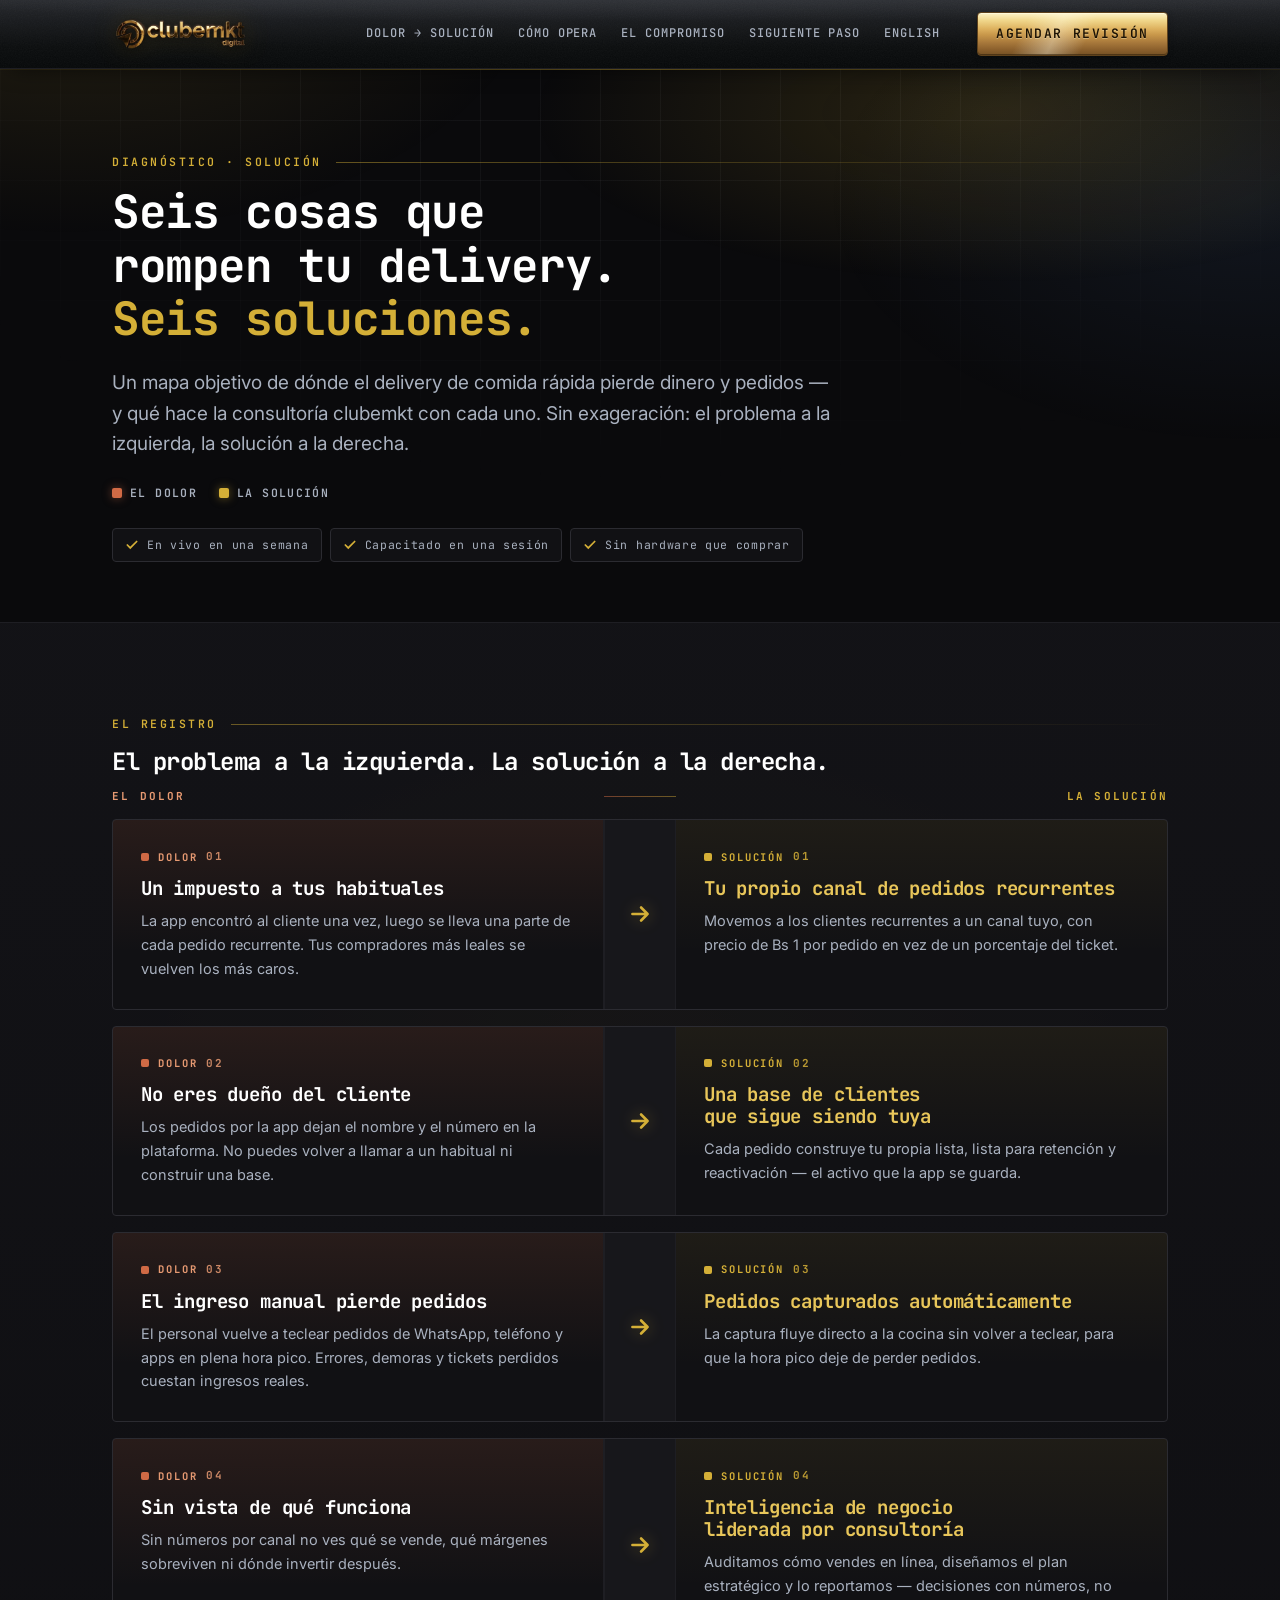
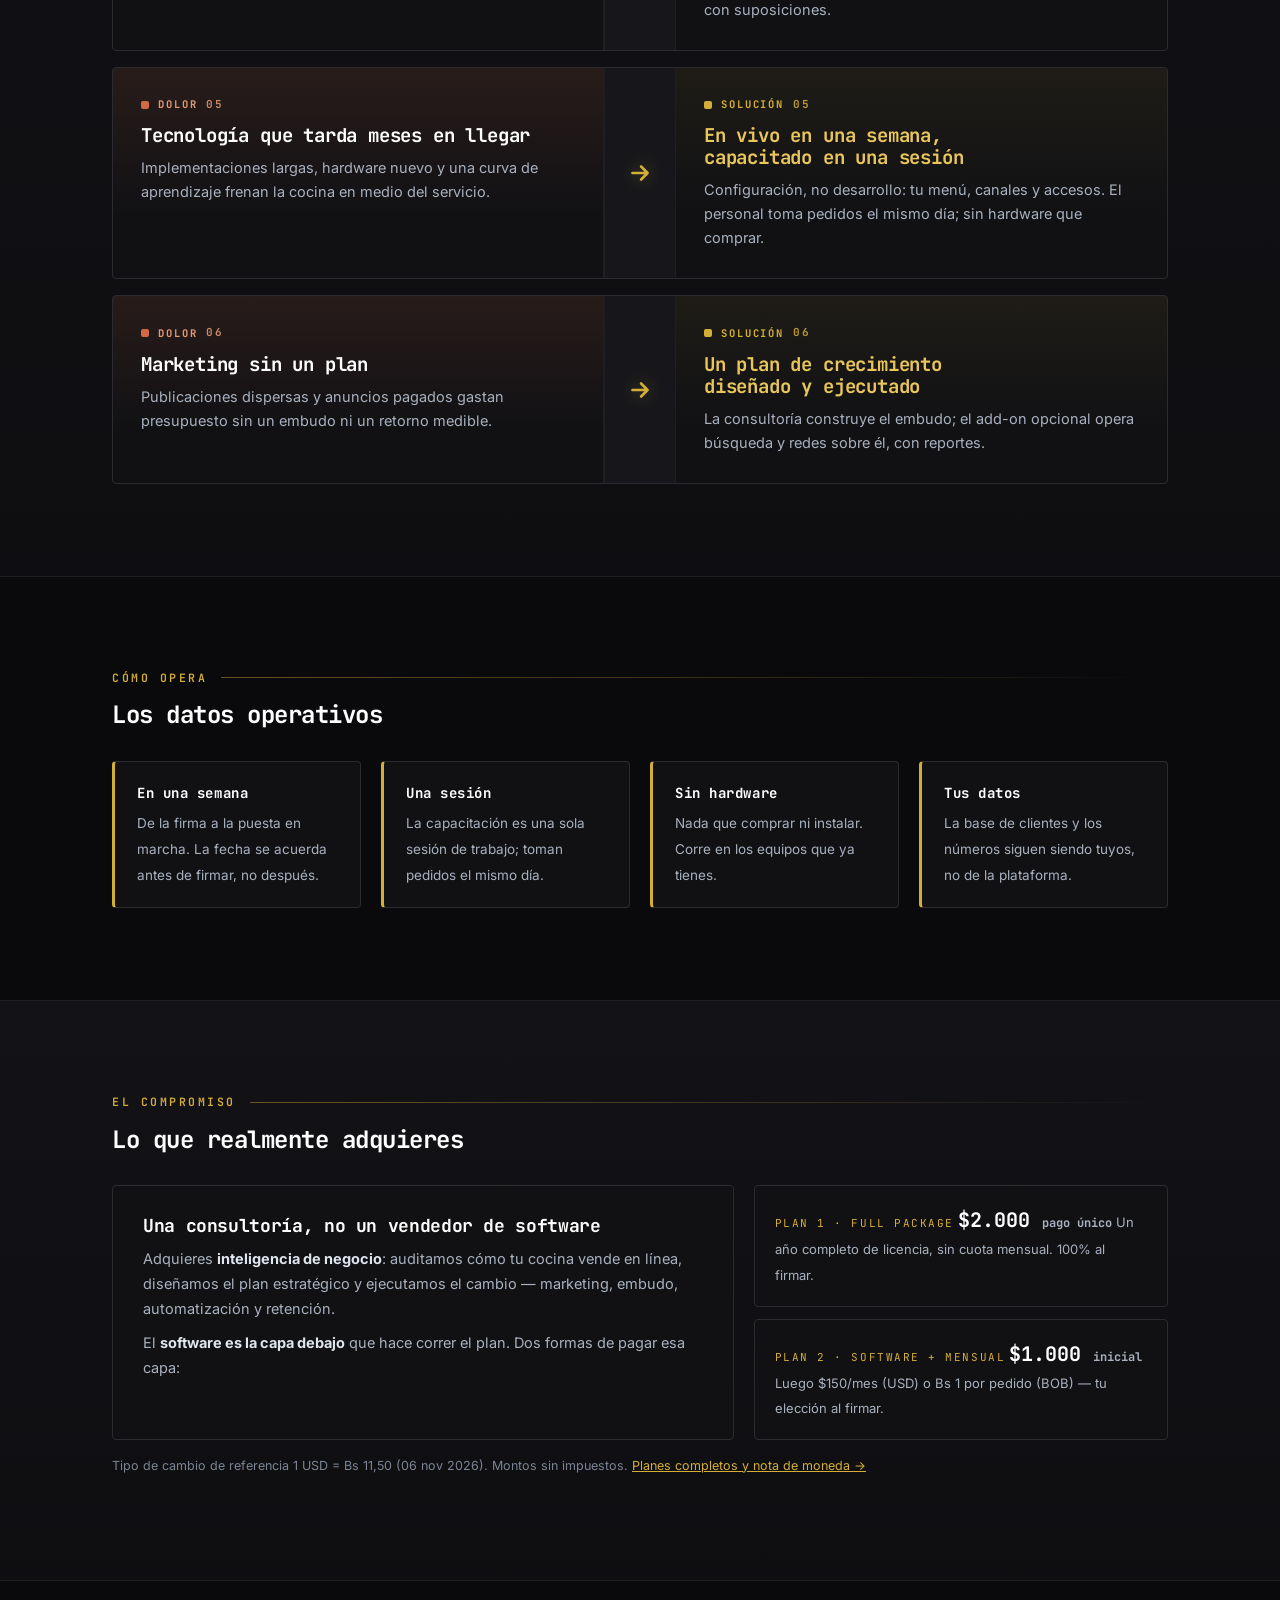
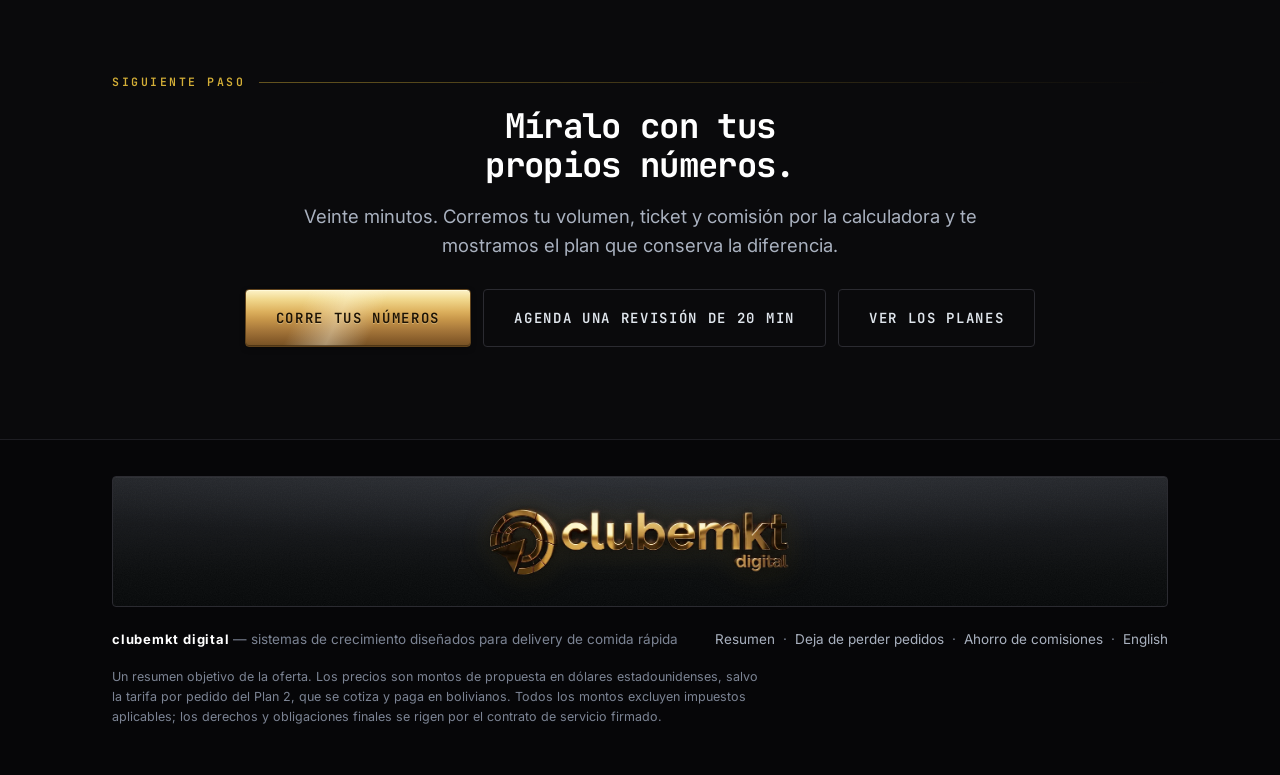
<file: landing/pain-points.es.html>
<!DOCTYPE html>
<html lang="es">
<head>
<meta charset="utf-8" />
<meta name="viewport" content="width=device-width, initial-scale=1" />
<title>Puntos de dolor y soluciones — consultoría de delivery clubemkt digital</title>
<meta name="description" content="Un mapa objetivo de las seis cosas que rompen el delivery de comida rápida — comisiones sobre los habituales, pedidos perdidos, sin base de clientes, sin visibilidad, tecnología lenta, marketing sin plan — y exactamente cómo la consultoría clubemkt arregla cada una." />
<link rel="alternate" hreflang="en" href="pain-points.html" />
<link rel="alternate" hreflang="es" href="pain-points.es.html" />
<link rel="icon" type="image/png" href="brand/clubemkt-mark-gold.png" />
<link rel="preconnect" href="https://fonts.googleapis.com" />
<link rel="preconnect" href="https://fonts.gstatic.com" crossorigin />
<link href="https://fonts.googleapis.com/css2?family=Inter:wght@400;500;600;700;800&family=JetBrains+Mono:wght@400;500;600;700&family=Syncopate:wght@400;700&display=swap" rel="stylesheet" />
<link rel="stylesheet" href="clubemkt.css?v=4" />
<style>
  :root { --ember: #d06a45; --ember-bright: #e79a72; --ember-line: rgba(208, 106, 69, .5); --ember-dim: rgba(208, 106, 69, .12); }

  .pf-hero { padding-block: clamp(48px, 7vw, 84px) clamp(36px, 5vw, 60px); }
  .pf-hero h1 { font-size: clamp(28px, 4.6vw, 46px); font-weight: 700; letter-spacing: -.03em; max-width: 24ch; }
  .pf-hero h1 em { font-style: normal; color: var(--gold); }
  .pf-hero .lede { margin-top: 18px; max-width: 60ch; }
  .legend { display: flex; flex-wrap: wrap; gap: 10px 22px; margin-top: 24px; font-family: var(--font-mono); font-size: 11.5px; letter-spacing: .12em; text-transform: uppercase; color: var(--muted); }
  .legend span { display: inline-flex; align-items: center; gap: 8px; }
  .legend i { width: 10px; height: 10px; border-radius: 2px; flex: none; }
  .legend .lp i { background: var(--ember); box-shadow: 0 0 10px rgba(208,106,69,.5); }
  .legend .lf i { background: var(--gold); box-shadow: 0 0 10px rgba(212,175,55,.5); }

  .pf-head { display: grid; grid-template-columns: 1fr 72px 1fr; align-items: center; margin-bottom: 14px; }
  .pf-head span { font-family: var(--font-mono); font-size: 11px; font-weight: 700; letter-spacing: .2em; text-transform: uppercase; }
  .pf-head .h-pain { color: var(--ember-bright); }
  .pf-head .h-fix { color: var(--gold); text-align: right; }
  .pf-head .h-mid { height: 1px; background: linear-gradient(90deg, var(--ember-line), var(--gold-line)); }

  .pf-list { display: grid; gap: 16px; }
  .pf { display: grid; grid-template-columns: 1fr 72px 1fr; background: var(--surface); border: 1px solid var(--line); border-radius: var(--radius); overflow: hidden; transition: border-color .2s ease, transform .2s ease; }
  .pf:hover { border-color: var(--gold-line); transform: translateY(-2px); }
  .pf__pain, .pf__fix { padding: clamp(20px, 2.6vw, 28px); min-width: 0; }
  .pf__pain { background: linear-gradient(180deg, var(--ember-dim), transparent 70%); border-right: 1px solid var(--line-soft); }
  .pf__fix { background: linear-gradient(180deg, rgba(212,175,55,.07), transparent 70%); }
  .pf__k { display: flex; align-items: center; gap: 9px; font-family: var(--font-mono); font-size: 10.5px; font-weight: 700; letter-spacing: .18em; text-transform: uppercase; margin-bottom: 12px; }
  .pf__pain .pf__k { color: var(--ember-bright); }
  .pf__fix .pf__k { color: var(--gold); }
  .pf__k b { font-size: 11px; opacity: .85; }
  .pf__k i { width: 8px; height: 8px; border-radius: 2px; flex: none; }
  .pf__pain .pf__k i { background: var(--ember); }
  .pf__fix .pf__k i { background: var(--gold); }
  .pf h3 { font-size: clamp(16px, 1.8vw, 19px); letter-spacing: -.01em; margin-bottom: 9px; color: var(--white); }
  .pf__fix h3 { color: var(--gold-bright); }
  .pf p { margin: 0; font-size: 14.5px; line-height: 1.65; color: var(--muted); }
  .pf__arrow { display: grid; place-items: center; color: var(--gold); border-inline: 1px solid var(--line-soft); background: var(--surface-2); }
  .pf__arrow svg { width: 26px; height: 26px; filter: drop-shadow(0 0 8px rgba(212,175,55,.4)); }

  .facts { display: grid; gap: clamp(14px, 2vw, 20px); grid-template-columns: repeat(auto-fit, minmax(220px, 1fr)); margin-top: 32px; }
  .fact { background: var(--surface); border: 1px solid var(--line); border-left: 3px solid var(--gold); border-radius: var(--radius); padding: 20px 22px; }
  .fact b { display: block; font-family: var(--font-mono); font-size: 14px; letter-spacing: .04em; color: var(--white); margin-bottom: 6px; }
  .fact span { font-size: 13.5px; color: var(--muted); line-height: 1.6; }

  .eng { display: grid; gap: clamp(14px, 2vw, 20px); grid-template-columns: 1.2fr .8fr; margin-top: 32px; align-items: stretch; }
  .eng__lead { background: var(--surface); border: 1px solid var(--line); border-radius: var(--radius); padding: clamp(22px, 2.6vw, 30px); }
  .eng__lead h3 { font-size: 18px; color: var(--white); margin-bottom: 10px; }
  .eng__lead p { margin: 0; color: var(--muted); font-size: 14.5px; line-height: 1.7; }
  .eng__lead p + p { margin-top: 10px; }
  .eng__lead b { color: var(--silver); }
  .eng__plans { display: grid; gap: 12px; }
  .eng__plan { background: var(--surface); border: 1px solid var(--line); border-radius: var(--radius); padding: 18px 20px; }
  .eng__plan .n { font-family: var(--font-mono); font-size: 11px; letter-spacing: .14em; text-transform: uppercase; color: var(--gold); }
  .eng__plan .p { font-family: var(--font-mono); font-size: 20px; font-weight: 700; color: var(--white); margin: 4px 0; }
  .eng__plan .d { font-size: 13px; color: var(--muted); line-height: 1.55; }

  .next { text-align: center; }
  .next h2 { font-size: clamp(24px, 3.4vw, 34px); max-width: 26ch; margin-inline: auto; }
  .next .lede { margin: 14px auto 0; }
  .next__actions { display: flex; flex-wrap: wrap; gap: 12px; justify-content: center; margin-top: 28px; }
  .next__actions .btn { white-space: normal; }

  @media (max-width: 760px) {
    .pf-head { display: none; }
    .pf { grid-template-columns: 1fr; }
    .pf__pain { border-right: 0; border-bottom: 1px solid var(--line-soft); }
    .pf__arrow { border-inline: 0; border-block: 1px solid var(--line-soft); padding: 8px; }
    .pf__arrow svg { transform: rotate(90deg); width: 22px; height: 22px; }
    .eng { grid-template-columns: 1fr; }
  }
</style>
</head>

<body>
<a class="skip" href="#main">Saltar al contenido</a>

<header class="site-header">
  <div class="wrap site-header__row">
    <a class="brand" href="index.es.html">
      <img class="brand__logo" src="brand/clubemkt-logo-header.png" alt="clubemkt digital" width="138" height="40" />
    </a>
    <button class="nav-toggle" id="navToggle" aria-expanded="false" aria-controls="primaryNav">Men&uacute;</button>
    <nav class="nav" id="primaryNav" aria-label="Principal">
      <a href="#ledger">Dolor &rarr; soluci&oacute;n</a>
      <a href="#facts">C&oacute;mo opera</a>
      <a href="#engagement">El compromiso</a>
      <a href="#next">Siguiente paso</a>
      <a href="pain-points.html" hreflang="en">English</a>
    </nav>
    <a class="btn btn--primary header-cta" href="#next">Agendar revisi&oacute;n</a>
  </div>
</header>

<main id="main">
  <span id="top"></span>

  <!-- HERO -->
  <section class="hero pf-hero">
    <div class="wrap">
      <span class="eyebrow">Diagn&oacute;stico &middot; soluci&oacute;n</span>
      <h1>Seis cosas que rompen tu delivery. <em>Seis soluciones.</em></h1>
      <p class="lede">Un mapa objetivo de d&oacute;nde el delivery de comida r&aacute;pida pierde dinero y pedidos &mdash; y qu&eacute; hace la consultor&iacute;a clubemkt con cada uno. Sin exageraci&oacute;n: el problema a la izquierda, la soluci&oacute;n a la derecha.</p>
      <div class="legend">
        <span class="lp"><i></i>El dolor</span>
        <span class="lf"><i></i>La soluci&oacute;n</span>
      </div>
      <ul class="chips">
        <li><svg width="14" height="14" viewBox="0 0 24 24" fill="none" stroke="currentColor" stroke-width="3" stroke-linecap="round"><path d="M20 6 9 17l-5-5"/></svg>En vivo en una semana</li>
        <li><svg width="14" height="14" viewBox="0 0 24 24" fill="none" stroke="currentColor" stroke-width="3" stroke-linecap="round"><path d="M20 6 9 17l-5-5"/></svg>Capacitado en una sesi&oacute;n</li>
        <li><svg width="14" height="14" viewBox="0 0 24 24" fill="none" stroke="currentColor" stroke-width="3" stroke-linecap="round"><path d="M20 6 9 17l-5-5"/></svg>Sin hardware que comprar</li>
      </ul>
    </div>
  </section>

  <!-- LEDGER -->
  <section class="section section--alt" id="ledger">
    <div class="wrap">
      <span class="eyebrow">El registro</span>
      <h2>El problema a la izquierda. La soluci&oacute;n a la derecha.</h2>
      <div class="pf-head" aria-hidden="true">
        <span class="h-pain">El dolor</span>
        <span class="h-mid"></span>
        <span class="h-fix">La soluci&oacute;n</span>
      </div>

      <div class="pf-list">

        <article class="pf">
          <div class="pf__pain">
            <span class="pf__k"><i></i>Dolor <b>01</b></span>
            <h3>Un impuesto a tus habituales</h3>
            <p>La app encontr&oacute; al cliente una vez, luego se lleva una parte de cada pedido recurrente. Tus compradores m&aacute;s leales se vuelven los m&aacute;s caros.</p>
          </div>
          <div class="pf__arrow" aria-hidden="true"><svg viewBox="0 0 24 24" fill="none" stroke="currentColor" stroke-width="2.4" stroke-linecap="round" stroke-linejoin="round"><path d="M5 12h14M13 6l6 6-6 6"/></svg></div>
          <div class="pf__fix">
            <span class="pf__k"><i></i>Soluci&oacute;n <b>01</b></span>
            <h3>Tu propio canal de pedidos recurrentes</h3>
            <p>Movemos a los clientes recurrentes a un canal tuyo, con precio de Bs 1 por pedido en vez de un porcentaje del ticket.</p>
          </div>
        </article>

        <article class="pf">
          <div class="pf__pain">
            <span class="pf__k"><i></i>Dolor <b>02</b></span>
            <h3>No eres due&ntilde;o del cliente</h3>
            <p>Los pedidos por la app dejan el nombre y el n&uacute;mero en la plataforma. No puedes volver a llamar a un habitual ni construir una base.</p>
          </div>
          <div class="pf__arrow" aria-hidden="true"><svg viewBox="0 0 24 24" fill="none" stroke="currentColor" stroke-width="2.4" stroke-linecap="round" stroke-linejoin="round"><path d="M5 12h14M13 6l6 6-6 6"/></svg></div>
          <div class="pf__fix">
            <span class="pf__k"><i></i>Soluci&oacute;n <b>02</b></span>
            <h3>Una base de clientes que sigue siendo tuya</h3>
            <p>Cada pedido construye tu propia lista, lista para retenci&oacute;n y reactivaci&oacute;n &mdash; el activo que la app se guarda.</p>
          </div>
        </article>

        <article class="pf">
          <div class="pf__pain">
            <span class="pf__k"><i></i>Dolor <b>03</b></span>
            <h3>El ingreso manual pierde pedidos</h3>
            <p>El personal vuelve a teclear pedidos de WhatsApp, tel&eacute;fono y apps en plena hora pico. Errores, demoras y tickets perdidos cuestan ingresos reales.</p>
          </div>
          <div class="pf__arrow" aria-hidden="true"><svg viewBox="0 0 24 24" fill="none" stroke="currentColor" stroke-width="2.4" stroke-linecap="round" stroke-linejoin="round"><path d="M5 12h14M13 6l6 6-6 6"/></svg></div>
          <div class="pf__fix">
            <span class="pf__k"><i></i>Soluci&oacute;n <b>03</b></span>
            <h3>Pedidos capturados autom&aacute;ticamente</h3>
            <p>La captura fluye directo a la cocina sin volver a teclear, para que la hora pico deje de perder pedidos.</p>
          </div>
        </article>

        <article class="pf">
          <div class="pf__pain">
            <span class="pf__k"><i></i>Dolor <b>04</b></span>
            <h3>Sin vista de qu&eacute; funciona</h3>
            <p>Sin n&uacute;meros por canal no ves qu&eacute; se vende, qu&eacute; m&aacute;rgenes sobreviven ni d&oacute;nde invertir despu&eacute;s.</p>
          </div>
          <div class="pf__arrow" aria-hidden="true"><svg viewBox="0 0 24 24" fill="none" stroke="currentColor" stroke-width="2.4" stroke-linecap="round" stroke-linejoin="round"><path d="M5 12h14M13 6l6 6-6 6"/></svg></div>
          <div class="pf__fix">
            <span class="pf__k"><i></i>Soluci&oacute;n <b>04</b></span>
            <h3>Inteligencia de negocio liderada por consultor&iacute;a</h3>
            <p>Auditamos c&oacute;mo vendes en l&iacute;nea, dise&ntilde;amos el plan estrat&eacute;gico y lo reportamos &mdash; decisiones con n&uacute;meros, no con suposiciones.</p>
          </div>
        </article>

        <article class="pf">
          <div class="pf__pain">
            <span class="pf__k"><i></i>Dolor <b>05</b></span>
            <h3>Tecnolog&iacute;a que tarda meses en llegar</h3>
            <p>Implementaciones largas, hardware nuevo y una curva de aprendizaje frenan la cocina en medio del servicio.</p>
          </div>
          <div class="pf__arrow" aria-hidden="true"><svg viewBox="0 0 24 24" fill="none" stroke="currentColor" stroke-width="2.4" stroke-linecap="round" stroke-linejoin="round"><path d="M5 12h14M13 6l6 6-6 6"/></svg></div>
          <div class="pf__fix">
            <span class="pf__k"><i></i>Soluci&oacute;n <b>05</b></span>
            <h3>En vivo en una semana, capacitado en una sesi&oacute;n</h3>
            <p>Configuraci&oacute;n, no desarrollo: tu men&uacute;, canales y accesos. El personal toma pedidos el mismo d&iacute;a; sin hardware que comprar.</p>
          </div>
        </article>

        <article class="pf">
          <div class="pf__pain">
            <span class="pf__k"><i></i>Dolor <b>06</b></span>
            <h3>Marketing sin un plan</h3>
            <p>Publicaciones dispersas y anuncios pagados gastan presupuesto sin un embudo ni un retorno medible.</p>
          </div>
          <div class="pf__arrow" aria-hidden="true"><svg viewBox="0 0 24 24" fill="none" stroke="currentColor" stroke-width="2.4" stroke-linecap="round" stroke-linejoin="round"><path d="M5 12h14M13 6l6 6-6 6"/></svg></div>
          <div class="pf__fix">
            <span class="pf__k"><i></i>Soluci&oacute;n <b>06</b></span>
            <h3>Un plan de crecimiento dise&ntilde;ado y ejecutado</h3>
            <p>La consultor&iacute;a construye el embudo; el add-on opcional opera b&uacute;squeda y redes sobre &eacute;l, con reportes.</p>
          </div>
        </article>

      </div>
    </div>
  </section>

  <!-- FACTS -->
  <section class="section" id="facts">
    <div class="wrap">
      <span class="eyebrow">C&oacute;mo opera</span>
      <h2>Los datos operativos</h2>
      <div class="facts">
        <div class="fact"><b>En una semana</b><span>De la firma a la puesta en marcha. La fecha se acuerda antes de firmar, no despu&eacute;s.</span></div>
        <div class="fact"><b>Una sesi&oacute;n</b><span>La capacitaci&oacute;n es una sola sesi&oacute;n de trabajo; toman pedidos el mismo d&iacute;a.</span></div>
        <div class="fact"><b>Sin hardware</b><span>Nada que comprar ni instalar. Corre en los equipos que ya tienes.</span></div>
        <div class="fact"><b>Tus datos</b><span>La base de clientes y los n&uacute;meros siguen siendo tuyos, no de la plataforma.</span></div>
      </div>
    </div>
  </section>

  <!-- ENGAGEMENT -->
  <section class="section section--alt" id="engagement">
    <div class="wrap">
      <span class="eyebrow">El compromiso</span>
      <h2>Lo que realmente adquieres</h2>
      <div class="eng">
        <div class="eng__lead">
          <h3>Una consultor&iacute;a, no un vendedor de software</h3>
          <p>Adquieres <b>inteligencia de negocio</b>: auditamos c&oacute;mo tu cocina vende en l&iacute;nea, dise&ntilde;amos el plan estrat&eacute;gico y ejecutamos el cambio &mdash; marketing, embudo, automatizaci&oacute;n y retenci&oacute;n.</p>
          <p>El <b>software es la capa debajo</b> que hace correr el plan. Dos formas de pagar esa capa:</p>
        </div>
        <div class="eng__plans">
          <div class="eng__plan">
            <span class="n">Plan 1 &middot; Full Package</span>
            <span class="p">$2.000 <small style="font-size:12px;color:var(--muted)">pago &uacute;nico</small></span>
            <span class="d">Un a&ntilde;o completo de licencia, sin cuota mensual. 100% al firmar.</span>
          </div>
          <div class="eng__plan">
            <span class="n">Plan 2 &middot; Software + Mensual</span>
            <span class="p">$1.000 <small style="font-size:12px;color:var(--muted)">inicial</small></span>
            <span class="d">Luego $150/mes (USD) o Bs 1 por pedido (BOB) &mdash; tu elecci&oacute;n al firmar.</span>
          </div>
        </div>
      </div>
      <p style="margin-top:16px;font-size:12.5px;color:var(--muted-2)">Tipo de cambio de referencia 1 USD = Bs 11,50 (06 nov 2026). Montos sin impuestos. <a href="index.es.html#pricing" style="color:var(--gold)">Planes completos y nota de moneda &rarr;</a></p>
    </div>
  </section>

  <!-- NEXT -->
  <section class="section next" id="next">
    <div class="wrap">
      <span class="eyebrow" style="justify-content:center">Siguiente paso</span>
      <h2>M&iacute;ralo con tus propios n&uacute;meros.</h2>
      <p class="lede">Veinte minutos. Corremos tu volumen, ticket y comisi&oacute;n por la calculadora y te mostramos el plan que conserva la diferencia.</p>
      <div class="next__actions">
        <a class="btn btn--primary btn--lg" href="index.es.html#calculator">Corre tus n&uacute;meros</a>
        <a class="btn btn--ghost btn--lg" href="index.es.html#capture">Agenda una revisi&oacute;n de 20 min</a>
        <a class="btn btn--ghost btn--lg" href="index.es.html#pricing">Ver los planes</a>
      </div>
    </div>
  </section>

</main>

<footer class="site-footer">
  <div class="wrap">
    <div class="brandplate"><img src="brand/clubemkt-logo-header.png" alt="clubemkt digital" width="320" height="93" loading="lazy" /></div>
    <div class="site-footer__row">
      <div><strong>clubemkt digital</strong> &mdash; sistemas de crecimiento dise&ntilde;ados para delivery de comida r&aacute;pida</div>
      <div>
        <a href="index.es.html">Resumen</a> &nbsp;&middot;&nbsp;
        <a href="stop-losing-orders.es.html">Deja de perder pedidos</a> &nbsp;&middot;&nbsp;
        <a href="stop-paying-commission.es.html">Ahorro de comisiones</a> &nbsp;&middot;&nbsp;
        <a href="pain-points.html" hreflang="en">English</a>
      </div>
    </div>
    <p class="site-footer__legal">
      Un resumen objetivo de la oferta. Los precios son montos de propuesta en d&oacute;lares estadounidenses, salvo la tarifa por pedido del Plan&nbsp;2, que se cotiza y paga en bolivianos.
      Todos los montos excluyen impuestos aplicables; los derechos y obligaciones finales se rigen por el contrato de servicio firmado.
    </p>
  </div>
</footer>

<script>
  (function () {
    var toggle = document.getElementById('navToggle');
    var nav = document.getElementById('primaryNav');
    if (!toggle || !nav) return;
    toggle.addEventListener('click', function () {
      var open = nav.getAttribute('data-open') === 'true';
      nav.setAttribute('data-open', String(!open));
      toggle.setAttribute('aria-expanded', String(!open));
      toggle.textContent = open ? 'Menú' : 'Cerrar';
    });
    nav.addEventListener('click', function (e) {
      if (e.target.tagName === 'A') {
        nav.removeAttribute('data-open');
        toggle.setAttribute('aria-expanded', 'false');
        toggle.textContent = 'Menú';
      }
    });
  })();
</script>
<script>
  (function () {
    var reduce = window.matchMedia && window.matchMedia('(prefers-reduced-motion: reduce)').matches;
    if (!reduce && 'IntersectionObserver' in window) {
      var targets = document.querySelectorAll('.pf, .fact, .eng__lead, .eng__plan');
      var io = new IntersectionObserver(function (entries) {
        entries.forEach(function (en) {
          if (en.isIntersecting) { en.target.classList.add('is-in'); io.unobserve(en.target); }
        });
      }, { rootMargin: '0px 0px -8% 0px', threshold: 0.08 });
      Array.prototype.forEach.call(targets, function (el, i) {
        el.classList.add('reveal');
        el.style.transitionDelay = (i % 4) * 70 + 'ms';
        io.observe(el);
      });
    }
    var nav = document.querySelector('.nav');
    if (nav) {
      var links = Array.prototype.slice.call(nav.querySelectorAll('a[href^="#"]'));
      var secs = links.map(function (a) { return document.getElementById(a.getAttribute('href').slice(1)); }).filter(Boolean);
      var spy = function () {
        var y = window.scrollY + 120, current = null;
        secs.forEach(function (s) { if (s.offsetTop <= y) current = s.id; });
        links.forEach(function (a) { a.classList.toggle('is-active', a.getAttribute('href') === '#' + current); });
      };
      window.addEventListener('scroll', spy, { passive: true });
      spy();
    }
  })();
</script>
</body>
</html>
</file>
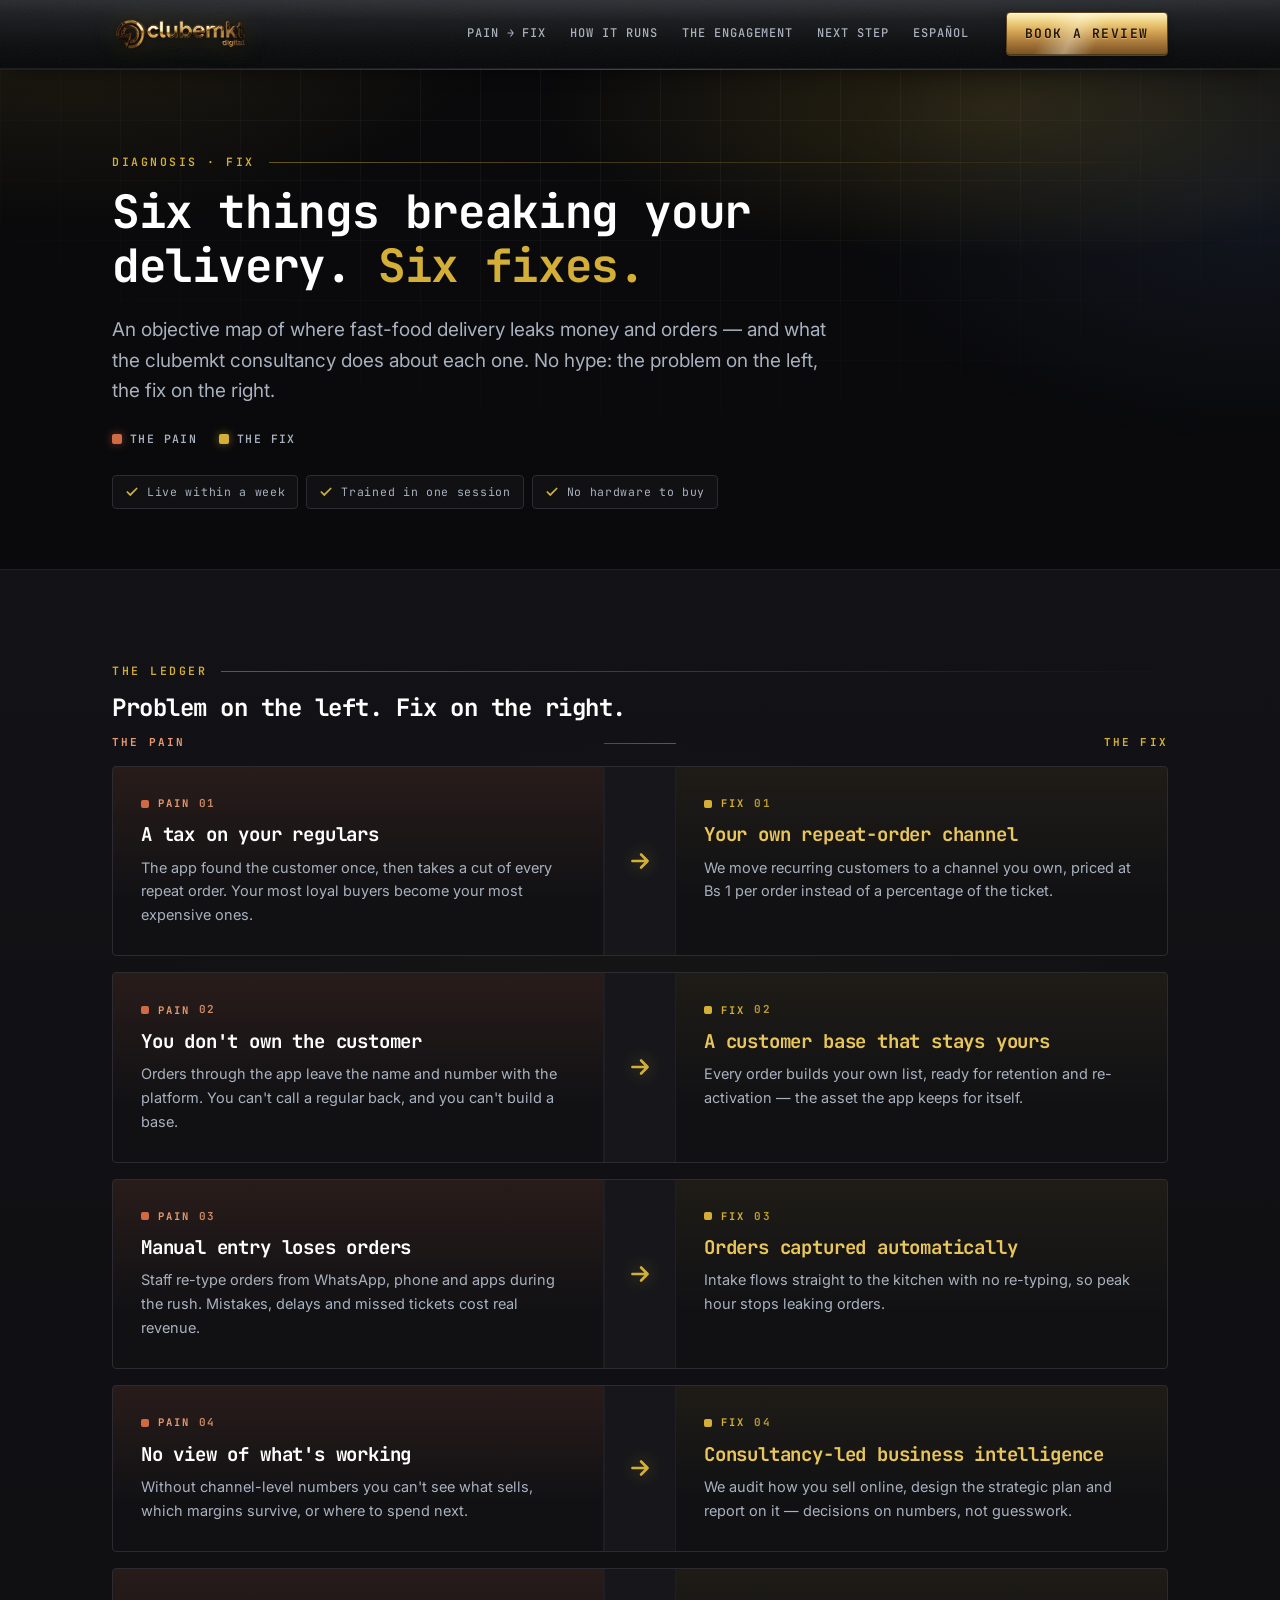
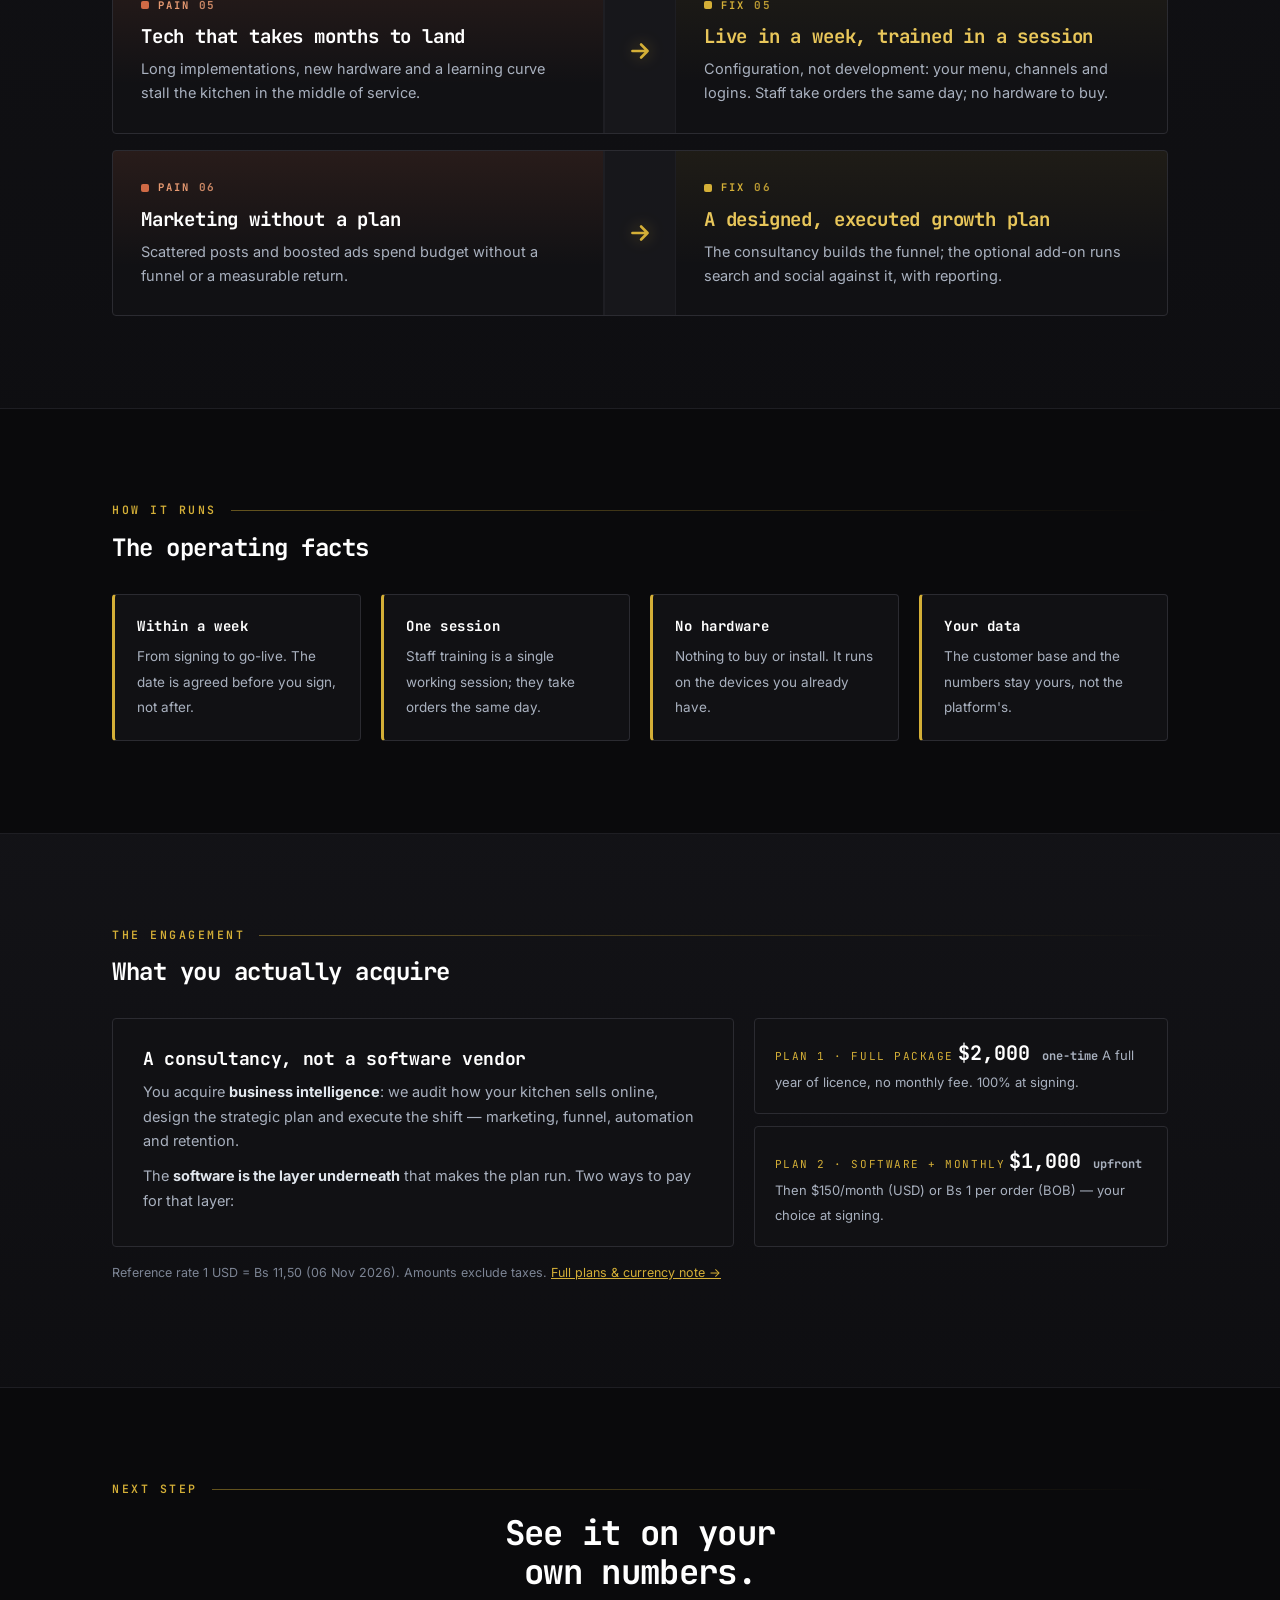
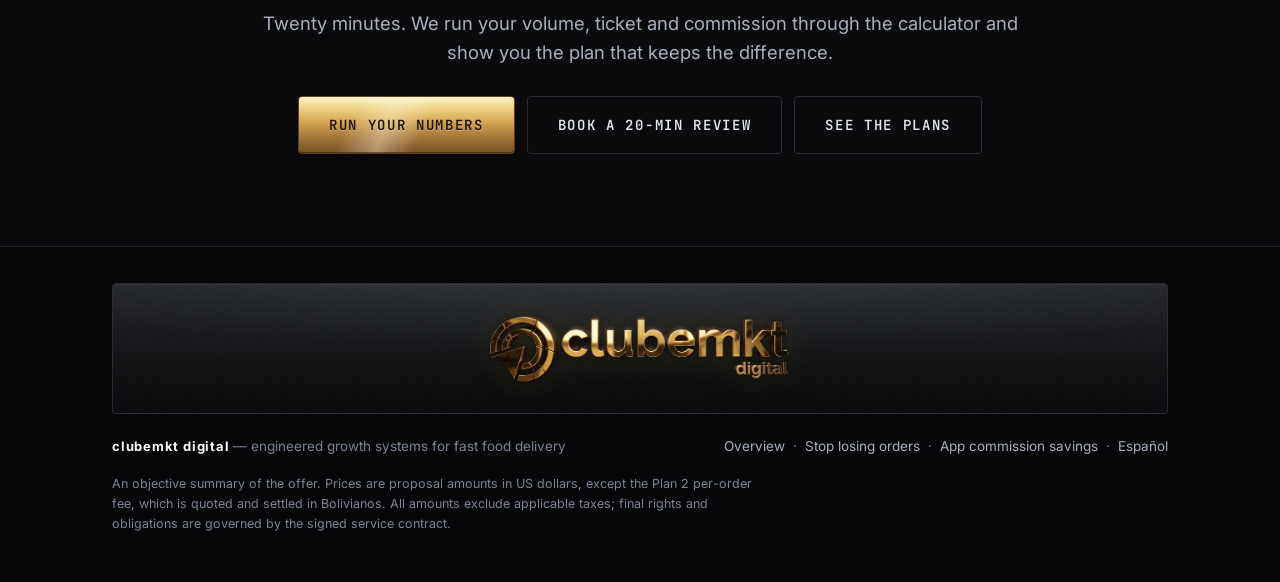
<file: landing/pain-points.html>
<!DOCTYPE html>
<html lang="en">
<head>
<meta charset="utf-8" />
<meta name="viewport" content="width=device-width, initial-scale=1" />
<title>Pain points &amp; fixes — clubemkt digital delivery consultancy</title>
<meta name="description" content="An objective map of the six things that break fast-food delivery — commissions on regulars, lost orders, no customer base, no visibility, slow tech, unplanned marketing — and exactly how the clubemkt consultancy fixes each one." />
<link rel="alternate" hreflang="es" href="pain-points.es.html" />
<link rel="alternate" hreflang="en" href="pain-points.html" />
<link rel="icon" type="image/png" href="brand/clubemkt-mark-gold.png" />
<link rel="preconnect" href="https://fonts.googleapis.com" />
<link rel="preconnect" href="https://fonts.gstatic.com" crossorigin />
<link href="https://fonts.googleapis.com/css2?family=Inter:wght@400;500;600;700;800&family=JetBrains+Mono:wght@400;500;600;700&family=Syncopate:wght@400;700&display=swap" rel="stylesheet" />
<link rel="stylesheet" href="clubemkt.css?v=4" />
<style>
  :root { --ember: #d06a45; --ember-bright: #e79a72; --ember-line: rgba(208, 106, 69, .5); --ember-dim: rgba(208, 106, 69, .12); }

  .pf-hero { padding-block: clamp(48px, 7vw, 84px) clamp(36px, 5vw, 60px); }
  .pf-hero h1 { font-size: clamp(28px, 4.6vw, 46px); font-weight: 700; letter-spacing: -.03em; max-width: 24ch; }
  .pf-hero h1 em { font-style: normal; color: var(--gold); }
  .pf-hero .lede { margin-top: 18px; max-width: 60ch; }
  .legend { display: flex; flex-wrap: wrap; gap: 10px 22px; margin-top: 24px; font-family: var(--font-mono); font-size: 11.5px; letter-spacing: .12em; text-transform: uppercase; color: var(--muted); }
  .legend span { display: inline-flex; align-items: center; gap: 8px; }
  .legend i { width: 10px; height: 10px; border-radius: 2px; flex: none; }
  .legend .lp i { background: var(--ember); box-shadow: 0 0 10px rgba(208,106,69,.5); }
  .legend .lf i { background: var(--gold); box-shadow: 0 0 10px rgba(212,175,55,.5); }

  .pf-head { display: grid; grid-template-columns: 1fr 72px 1fr; align-items: center; margin-bottom: 14px; }
  .pf-head span { font-family: var(--font-mono); font-size: 11px; font-weight: 700; letter-spacing: .2em; text-transform: uppercase; }
  .pf-head .h-pain { color: var(--ember-bright); }
  .pf-head .h-fix { color: var(--gold); text-align: right; }
  .pf-head .h-mid { height: 1px; background: linear-gradient(90deg, var(--ember-line), var(--gold-line)); }

  .pf-list { display: grid; gap: 16px; }
  .pf { display: grid; grid-template-columns: 1fr 72px 1fr; background: var(--surface); border: 1px solid var(--line); border-radius: var(--radius); overflow: hidden; transition: border-color .2s ease, transform .2s ease; }
  .pf:hover { border-color: var(--gold-line); transform: translateY(-2px); }
  .pf__pain, .pf__fix { padding: clamp(20px, 2.6vw, 28px); min-width: 0; }
  .pf__pain { background: linear-gradient(180deg, var(--ember-dim), transparent 70%); border-right: 1px solid var(--line-soft); }
  .pf__fix { background: linear-gradient(180deg, rgba(212,175,55,.07), transparent 70%); }
  .pf__k { display: flex; align-items: center; gap: 9px; font-family: var(--font-mono); font-size: 10.5px; font-weight: 700; letter-spacing: .18em; text-transform: uppercase; margin-bottom: 12px; }
  .pf__pain .pf__k { color: var(--ember-bright); }
  .pf__fix .pf__k { color: var(--gold); }
  .pf__k b { font-size: 11px; opacity: .85; }
  .pf__k i { width: 8px; height: 8px; border-radius: 2px; flex: none; }
  .pf__pain .pf__k i { background: var(--ember); }
  .pf__fix .pf__k i { background: var(--gold); }
  .pf h3 { font-size: clamp(16px, 1.8vw, 19px); letter-spacing: -.01em; margin-bottom: 9px; color: var(--white); }
  .pf__fix h3 { color: var(--gold-bright); }
  .pf p { margin: 0; font-size: 14.5px; line-height: 1.65; color: var(--muted); }
  .pf__arrow { display: grid; place-items: center; color: var(--gold); border-inline: 1px solid var(--line-soft); background: var(--surface-2); }
  .pf__arrow svg { width: 26px; height: 26px; filter: drop-shadow(0 0 8px rgba(212,175,55,.4)); }

  .facts { display: grid; gap: clamp(14px, 2vw, 20px); grid-template-columns: repeat(auto-fit, minmax(220px, 1fr)); margin-top: 32px; }
  .fact { background: var(--surface); border: 1px solid var(--line); border-left: 3px solid var(--gold); border-radius: var(--radius); padding: 20px 22px; }
  .fact b { display: block; font-family: var(--font-mono); font-size: 14px; letter-spacing: .04em; color: var(--white); margin-bottom: 6px; }
  .fact span { font-size: 13.5px; color: var(--muted); line-height: 1.6; }

  .eng { display: grid; gap: clamp(14px, 2vw, 20px); grid-template-columns: 1.2fr .8fr; margin-top: 32px; align-items: stretch; }
  .eng__lead { background: var(--surface); border: 1px solid var(--line); border-radius: var(--radius); padding: clamp(22px, 2.6vw, 30px); }
  .eng__lead h3 { font-size: 18px; color: var(--white); margin-bottom: 10px; }
  .eng__lead p { margin: 0; color: var(--muted); font-size: 14.5px; line-height: 1.7; }
  .eng__lead p + p { margin-top: 10px; }
  .eng__lead b { color: var(--silver); }
  .eng__plans { display: grid; gap: 12px; }
  .eng__plan { background: var(--surface); border: 1px solid var(--line); border-radius: var(--radius); padding: 18px 20px; }
  .eng__plan .n { font-family: var(--font-mono); font-size: 11px; letter-spacing: .14em; text-transform: uppercase; color: var(--gold); }
  .eng__plan .p { font-family: var(--font-mono); font-size: 20px; font-weight: 700; color: var(--white); margin: 4px 0; }
  .eng__plan .d { font-size: 13px; color: var(--muted); line-height: 1.55; }

  .next { text-align: center; }
  .next h2 { font-size: clamp(24px, 3.4vw, 34px); max-width: 26ch; margin-inline: auto; }
  .next .lede { margin: 14px auto 0; }
  .next__actions { display: flex; flex-wrap: wrap; gap: 12px; justify-content: center; margin-top: 28px; }
  .next__actions .btn { white-space: normal; }

  @media (max-width: 760px) {
    .pf-head { display: none; }
    .pf { grid-template-columns: 1fr; }
    .pf__pain { border-right: 0; border-bottom: 1px solid var(--line-soft); }
    .pf__arrow { border-inline: 0; border-block: 1px solid var(--line-soft); padding: 8px; }
    .pf__arrow svg { transform: rotate(90deg); width: 22px; height: 22px; }
    .eng { grid-template-columns: 1fr; }
  }
</style>
</head>

<body>
<a class="skip" href="#main">Skip to content</a>

<header class="site-header">
  <div class="wrap site-header__row">
    <a class="brand" href="index.html">
      <img class="brand__logo" src="brand/clubemkt-logo-header.png" alt="clubemkt digital" width="138" height="40" />
    </a>
    <button class="nav-toggle" id="navToggle" aria-expanded="false" aria-controls="primaryNav">Menu</button>
    <nav class="nav" id="primaryNav" aria-label="Primary">
      <a href="#ledger">Pain &rarr; fix</a>
      <a href="#facts">How it runs</a>
      <a href="#engagement">The engagement</a>
      <a href="#next">Next step</a>
      <a href="pain-points.es.html" hreflang="es">Espa&ntilde;ol</a>
    </nav>
    <a class="btn btn--primary header-cta" href="#next">Book a review</a>
  </div>
</header>

<main id="main">
  <span id="top"></span>

  <!-- HERO -->
  <section class="hero pf-hero">
    <div class="wrap">
      <span class="eyebrow">Diagnosis &middot; fix</span>
      <h1>Six things breaking your delivery. <em>Six fixes.</em></h1>
      <p class="lede">An objective map of where fast-food delivery leaks money and orders &mdash; and what the clubemkt consultancy does about each one. No hype: the problem on the left, the fix on the right.</p>
      <div class="legend">
        <span class="lp"><i></i>The pain</span>
        <span class="lf"><i></i>The fix</span>
      </div>
      <ul class="chips">
        <li><svg width="14" height="14" viewBox="0 0 24 24" fill="none" stroke="currentColor" stroke-width="3" stroke-linecap="round"><path d="M20 6 9 17l-5-5"/></svg>Live within a week</li>
        <li><svg width="14" height="14" viewBox="0 0 24 24" fill="none" stroke="currentColor" stroke-width="3" stroke-linecap="round"><path d="M20 6 9 17l-5-5"/></svg>Trained in one session</li>
        <li><svg width="14" height="14" viewBox="0 0 24 24" fill="none" stroke="currentColor" stroke-width="3" stroke-linecap="round"><path d="M20 6 9 17l-5-5"/></svg>No hardware to buy</li>
      </ul>
    </div>
  </section>

  <!-- LEDGER -->
  <section class="section section--alt" id="ledger">
    <div class="wrap">
      <span class="eyebrow">The ledger</span>
      <h2>Problem on the left. Fix on the right.</h2>
      <div class="pf-head" aria-hidden="true">
        <span class="h-pain">The pain</span>
        <span class="h-mid"></span>
        <span class="h-fix">The fix</span>
      </div>

      <div class="pf-list">

        <article class="pf">
          <div class="pf__pain">
            <span class="pf__k"><i></i>Pain <b>01</b></span>
            <h3>A tax on your regulars</h3>
            <p>The app found the customer once, then takes a cut of every repeat order. Your most loyal buyers become your most expensive ones.</p>
          </div>
          <div class="pf__arrow" aria-hidden="true"><svg viewBox="0 0 24 24" fill="none" stroke="currentColor" stroke-width="2.4" stroke-linecap="round" stroke-linejoin="round"><path d="M5 12h14M13 6l6 6-6 6"/></svg></div>
          <div class="pf__fix">
            <span class="pf__k"><i></i>Fix <b>01</b></span>
            <h3>Your own repeat-order channel</h3>
            <p>We move recurring customers to a channel you own, priced at Bs 1 per order instead of a percentage of the ticket.</p>
          </div>
        </article>

        <article class="pf">
          <div class="pf__pain">
            <span class="pf__k"><i></i>Pain <b>02</b></span>
            <h3>You don't own the customer</h3>
            <p>Orders through the app leave the name and number with the platform. You can't call a regular back, and you can't build a base.</p>
          </div>
          <div class="pf__arrow" aria-hidden="true"><svg viewBox="0 0 24 24" fill="none" stroke="currentColor" stroke-width="2.4" stroke-linecap="round" stroke-linejoin="round"><path d="M5 12h14M13 6l6 6-6 6"/></svg></div>
          <div class="pf__fix">
            <span class="pf__k"><i></i>Fix <b>02</b></span>
            <h3>A customer base that stays yours</h3>
            <p>Every order builds your own list, ready for retention and re-activation &mdash; the asset the app keeps for itself.</p>
          </div>
        </article>

        <article class="pf">
          <div class="pf__pain">
            <span class="pf__k"><i></i>Pain <b>03</b></span>
            <h3>Manual entry loses orders</h3>
            <p>Staff re-type orders from WhatsApp, phone and apps during the rush. Mistakes, delays and missed tickets cost real revenue.</p>
          </div>
          <div class="pf__arrow" aria-hidden="true"><svg viewBox="0 0 24 24" fill="none" stroke="currentColor" stroke-width="2.4" stroke-linecap="round" stroke-linejoin="round"><path d="M5 12h14M13 6l6 6-6 6"/></svg></div>
          <div class="pf__fix">
            <span class="pf__k"><i></i>Fix <b>03</b></span>
            <h3>Orders captured automatically</h3>
            <p>Intake flows straight to the kitchen with no re-typing, so peak hour stops leaking orders.</p>
          </div>
        </article>

        <article class="pf">
          <div class="pf__pain">
            <span class="pf__k"><i></i>Pain <b>04</b></span>
            <h3>No view of what's working</h3>
            <p>Without channel-level numbers you can't see what sells, which margins survive, or where to spend next.</p>
          </div>
          <div class="pf__arrow" aria-hidden="true"><svg viewBox="0 0 24 24" fill="none" stroke="currentColor" stroke-width="2.4" stroke-linecap="round" stroke-linejoin="round"><path d="M5 12h14M13 6l6 6-6 6"/></svg></div>
          <div class="pf__fix">
            <span class="pf__k"><i></i>Fix <b>04</b></span>
            <h3>Consultancy-led business intelligence</h3>
            <p>We audit how you sell online, design the strategic plan and report on it &mdash; decisions on numbers, not guesswork.</p>
          </div>
        </article>

        <article class="pf">
          <div class="pf__pain">
            <span class="pf__k"><i></i>Pain <b>05</b></span>
            <h3>Tech that takes months to land</h3>
            <p>Long implementations, new hardware and a learning curve stall the kitchen in the middle of service.</p>
          </div>
          <div class="pf__arrow" aria-hidden="true"><svg viewBox="0 0 24 24" fill="none" stroke="currentColor" stroke-width="2.4" stroke-linecap="round" stroke-linejoin="round"><path d="M5 12h14M13 6l6 6-6 6"/></svg></div>
          <div class="pf__fix">
            <span class="pf__k"><i></i>Fix <b>05</b></span>
            <h3>Live in a week, trained in a session</h3>
            <p>Configuration, not development: your menu, channels and logins. Staff take orders the same day; no hardware to buy.</p>
          </div>
        </article>

        <article class="pf">
          <div class="pf__pain">
            <span class="pf__k"><i></i>Pain <b>06</b></span>
            <h3>Marketing without a plan</h3>
            <p>Scattered posts and boosted ads spend budget without a funnel or a measurable return.</p>
          </div>
          <div class="pf__arrow" aria-hidden="true"><svg viewBox="0 0 24 24" fill="none" stroke="currentColor" stroke-width="2.4" stroke-linecap="round" stroke-linejoin="round"><path d="M5 12h14M13 6l6 6-6 6"/></svg></div>
          <div class="pf__fix">
            <span class="pf__k"><i></i>Fix <b>06</b></span>
            <h3>A designed, executed growth plan</h3>
            <p>The consultancy builds the funnel; the optional add-on runs search and social against it, with reporting.</p>
          </div>
        </article>

      </div>
    </div>
  </section>

  <!-- FACTS -->
  <section class="section" id="facts">
    <div class="wrap">
      <span class="eyebrow">How it runs</span>
      <h2>The operating facts</h2>
      <div class="facts">
        <div class="fact"><b>Within a week</b><span>From signing to go-live. The date is agreed before you sign, not after.</span></div>
        <div class="fact"><b>One session</b><span>Staff training is a single working session; they take orders the same day.</span></div>
        <div class="fact"><b>No hardware</b><span>Nothing to buy or install. It runs on the devices you already have.</span></div>
        <div class="fact"><b>Your data</b><span>The customer base and the numbers stay yours, not the platform's.</span></div>
      </div>
    </div>
  </section>

  <!-- ENGAGEMENT -->
  <section class="section section--alt" id="engagement">
    <div class="wrap">
      <span class="eyebrow">The engagement</span>
      <h2>What you actually acquire</h2>
      <div class="eng">
        <div class="eng__lead">
          <h3>A consultancy, not a software vendor</h3>
          <p>You acquire <b>business intelligence</b>: we audit how your kitchen sells online, design the strategic plan and execute the shift &mdash; marketing, funnel, automation and retention.</p>
          <p>The <b>software is the layer underneath</b> that makes the plan run. Two ways to pay for that layer:</p>
        </div>
        <div class="eng__plans">
          <div class="eng__plan">
            <span class="n">Plan 1 &middot; Full Package</span>
            <span class="p">$2,000 <small style="font-size:12px;color:var(--muted)">one-time</small></span>
            <span class="d">A full year of licence, no monthly fee. 100% at signing.</span>
          </div>
          <div class="eng__plan">
            <span class="n">Plan 2 &middot; Software + Monthly</span>
            <span class="p">$1,000 <small style="font-size:12px;color:var(--muted)">upfront</small></span>
            <span class="d">Then $150/month (USD) or Bs 1 per order (BOB) &mdash; your choice at signing.</span>
          </div>
        </div>
      </div>
      <p style="margin-top:16px;font-size:12.5px;color:var(--muted-2)">Reference rate 1 USD = Bs 11,50 (06 Nov 2026). Amounts exclude taxes. <a href="index.html#pricing" style="color:var(--gold)">Full plans &amp; currency note &rarr;</a></p>
    </div>
  </section>

  <!-- NEXT -->
  <section class="section next" id="next">
    <div class="wrap">
      <span class="eyebrow" style="justify-content:center">Next step</span>
      <h2>See it on your own numbers.</h2>
      <p class="lede">Twenty minutes. We run your volume, ticket and commission through the calculator and show you the plan that keeps the difference.</p>
      <div class="next__actions">
        <a class="btn btn--primary btn--lg" href="index.html#calculator">Run your numbers</a>
        <a class="btn btn--ghost btn--lg" href="index.html#capture">Book a 20-min review</a>
        <a class="btn btn--ghost btn--lg" href="index.html#pricing">See the plans</a>
      </div>
    </div>
  </section>

</main>

<footer class="site-footer">
  <div class="wrap">
    <div class="brandplate"><img src="brand/clubemkt-logo-header.png" alt="clubemkt digital" width="320" height="93" loading="lazy" /></div>
    <div class="site-footer__row">
      <div><strong>clubemkt digital</strong> &mdash; engineered growth systems for fast food delivery</div>
      <div>
        <a href="index.html">Overview</a> &nbsp;&middot;&nbsp;
        <a href="stop-losing-orders.html">Stop losing orders</a> &nbsp;&middot;&nbsp;
        <a href="stop-paying-commission.html">App commission savings</a> &nbsp;&middot;&nbsp;
        <a href="pain-points.es.html" hreflang="es">Espa&ntilde;ol</a>
      </div>
    </div>
    <p class="site-footer__legal">
      An objective summary of the offer. Prices are proposal amounts in US dollars, except the Plan&nbsp;2 per-order fee, which is quoted and settled in Bolivianos.
      All amounts exclude applicable taxes; final rights and obligations are governed by the signed service contract.
    </p>
  </div>
</footer>

<script>
  (function () {
    var toggle = document.getElementById('navToggle');
    var nav = document.getElementById('primaryNav');
    if (!toggle || !nav) return;
    toggle.addEventListener('click', function () {
      var open = nav.getAttribute('data-open') === 'true';
      nav.setAttribute('data-open', String(!open));
      toggle.setAttribute('aria-expanded', String(!open));
      toggle.textContent = open ? 'Menu' : 'Close';
    });
    nav.addEventListener('click', function (e) {
      if (e.target.tagName === 'A') {
        nav.removeAttribute('data-open');
        toggle.setAttribute('aria-expanded', 'false');
        toggle.textContent = 'Menu';
      }
    });
  })();
</script>
<script>
  (function () {
    var reduce = window.matchMedia && window.matchMedia('(prefers-reduced-motion: reduce)').matches;
    if (!reduce && 'IntersectionObserver' in window) {
      var targets = document.querySelectorAll('.pf, .fact, .eng__lead, .eng__plan');
      var io = new IntersectionObserver(function (entries) {
        entries.forEach(function (en) {
          if (en.isIntersecting) { en.target.classList.add('is-in'); io.unobserve(en.target); }
        });
      }, { rootMargin: '0px 0px -8% 0px', threshold: 0.08 });
      Array.prototype.forEach.call(targets, function (el, i) {
        el.classList.add('reveal');
        el.style.transitionDelay = (i % 4) * 70 + 'ms';
        io.observe(el);
      });
    }
    var nav = document.querySelector('.nav');
    if (nav) {
      var links = Array.prototype.slice.call(nav.querySelectorAll('a[href^="#"]'));
      var secs = links.map(function (a) { return document.getElementById(a.getAttribute('href').slice(1)); }).filter(Boolean);
      var spy = function () {
        var y = window.scrollY + 120, current = null;
        secs.forEach(function (s) { if (s.offsetTop <= y) current = s.id; });
        links.forEach(function (a) { a.classList.toggle('is-active', a.getAttribute('href') === '#' + current); });
      };
      window.addEventListener('scroll', spy, { passive: true });
      spy();
    }
  })();
</script>
</body>
</html>
</file>
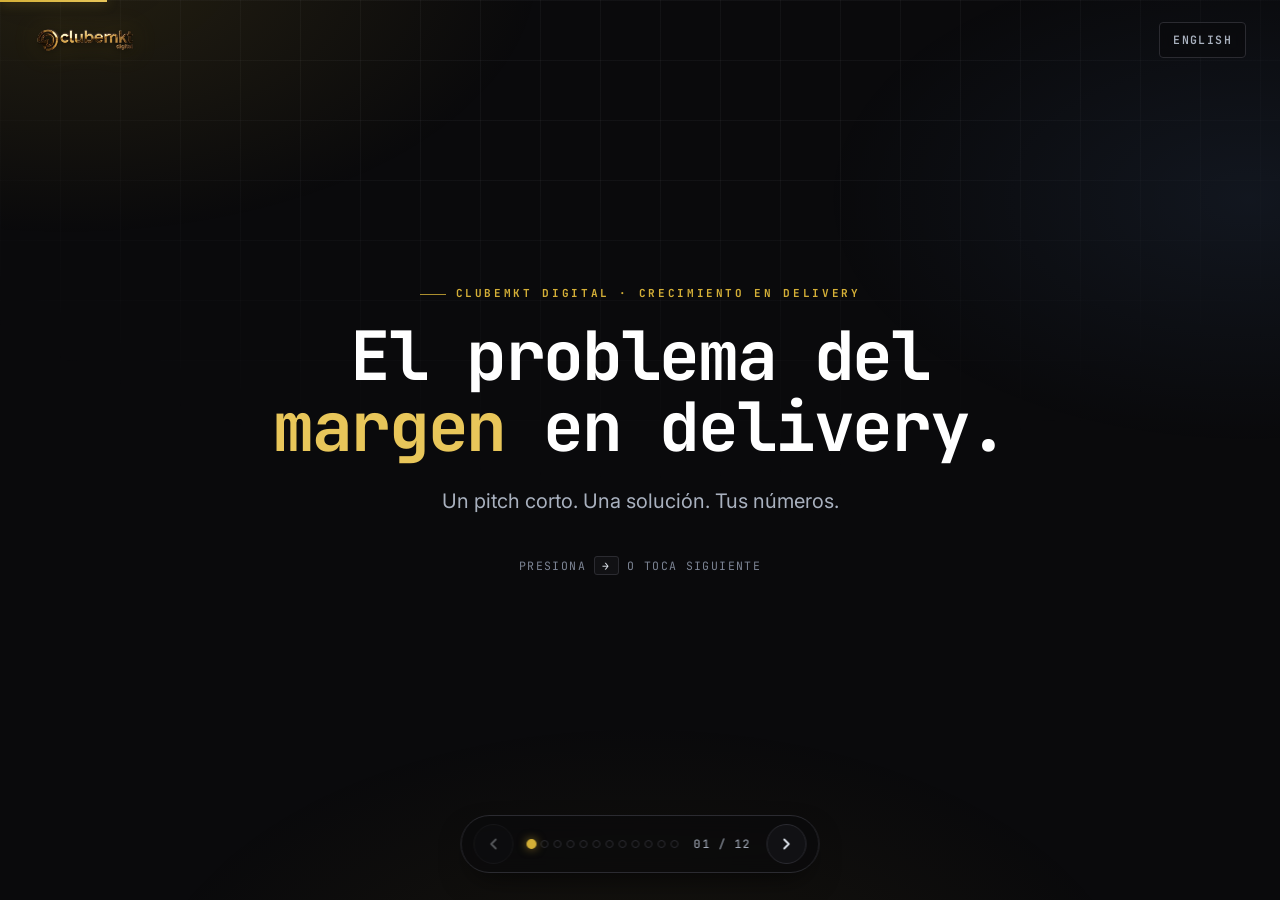
<file: landing/pitch.es.html>
<!DOCTYPE html>
<html lang="es">
<head>
<meta charset="utf-8" />
<meta name="viewport" content="width=device-width, initial-scale=1" />
<title>El problema del margen en delivery — pitch clubemkt</title>
<meta name="description" content="Un pitch de doce diapositivas: las apps de marketplace dan visibilidad pero tambi&eacute;n le entregan a tus competidores, las comisiones no dejan espacio para ofertas, y un canal propio no cobra comisi&oacute;n — con una calculadora en vivo para mover 9 de 10 pedidos fuera de la app, m&aacute;s el CRM y el programa de lealtad que hacen volver al cliente." />
<link rel="alternate" hreflang="en" href="pitch.html" />
<link rel="alternate" hreflang="es" href="pitch.es.html" />
<link rel="icon" type="image/png" href="brand/clubemkt-mark-gold.png" />
<link rel="preconnect" href="https://fonts.googleapis.com" />
<link rel="preconnect" href="https://fonts.gstatic.com" crossorigin />
<link href="https://fonts.googleapis.com/css2?family=Inter:wght@400;500;600;700;800&family=JetBrains+Mono:wght@400;500;600;700&family=Syncopate:wght@400;700&display=swap" rel="stylesheet" />
<link rel="stylesheet" href="clubemkt.css?v=4" />
<style>
  :root { --ember: #d06a45; --ember-bright: #e79a72; --ember-line: rgba(208, 106, 69, .5); --ember-dim: rgba(208, 106, 69, .12); }
  html, body { height: 100%; }
  body.deck { overflow: hidden; }

  .gold { color: var(--gold-bright); }
  .ember { color: var(--ember-bright); }

  .deck__progress {
    position: fixed; top: 0; left: 0; height: 2px; width: 0; z-index: 60;
    background: linear-gradient(90deg, var(--gold), var(--gold-bright));
    box-shadow: 0 0 12px rgba(212, 175, 55, .6); transition: width .45s ease;
  }
  .deck__top {
    position: fixed; top: 0; left: 0; right: 0; z-index: 50;
    display: flex; align-items: center; justify-content: space-between;
    padding: clamp(14px, 2.4vw, 22px) clamp(16px, 4vw, 34px); pointer-events: none;
  }
  .deck__top > * { pointer-events: auto; }
  .deck__brand img { display: block; height: 30px; width: auto; filter: drop-shadow(0 2px 6px rgba(0,0,0,.55)) drop-shadow(0 0 12px rgba(212,175,55,.16)); }
  .deck__lang {
    font-family: var(--font-mono); font-size: 11.5px; font-weight: 600; letter-spacing: .12em; text-transform: uppercase;
    color: var(--muted); text-decoration: none; border: 1px solid var(--line); border-radius: var(--radius);
    padding: 8px 13px; background: rgba(10, 10, 12, .55); backdrop-filter: blur(6px);
    transition: color .18s ease, border-color .18s ease;
  }
  .deck__lang:hover { color: var(--gold); border-color: var(--gold-line); }

  .deck__stage { position: fixed; inset: 0; }
  .slide {
    position: absolute; inset: 0; display: grid; place-items: center;
    padding: clamp(74px, 10vh, 118px) clamp(20px, 6vw, 80px) clamp(96px, 14vh, 128px);
    opacity: 0; visibility: hidden; transform: translateY(26px);
    transition: opacity .5s ease, transform .5s ease, visibility 0s linear .5s;
    will-change: opacity, transform;
  }
  .slide.is-active {
    opacity: 1; visibility: visible; transform: none;
    transition: opacity .5s ease, transform .5s ease, visibility 0s;
  }
  .slide__inner { width: 100%; max-width: 960px; }
  .slide--center { text-align: center; }

  .k {
    display: inline-flex; align-items: center; gap: 10px;
    font-family: var(--font-mono); font-size: 11px; font-weight: 700;
    letter-spacing: .24em; text-transform: uppercase; color: var(--gold); margin-bottom: 18px;
  }
  .k::before { content: ""; width: 26px; height: 1px; background: currentColor; opacity: .8; }
  .k--ember { color: var(--ember-bright); }

  .slide__title {
    font-family: var(--font-mono); font-weight: 700;
    font-size: clamp(30px, 6.4vw, 68px); line-height: 1.04; letter-spacing: -.035em;
    margin: 0; color: var(--white); text-wrap: balance;
  }
  .slide--center .slide__title { max-width: 20ch; margin-inline: auto; }

  .slide__sub {
    margin: clamp(16px, 2.4vw, 24px) 0 0;
    font-size: clamp(15px, 1.9vw, 20px); line-height: 1.55; color: var(--muted); max-width: 46ch;
  }
  .slide--center .slide__sub { margin-inline: auto; }

  .slide__chips { display: flex; flex-wrap: wrap; gap: 10px; margin: clamp(22px, 3vw, 32px) 0 0; padding: 0; list-style: none; }
  .slide--center .slide__chips { justify-content: center; }
  .slide__chips li {
    font-family: var(--font-mono); font-size: clamp(11px, 1.4vw, 13px); letter-spacing: .06em; text-transform: uppercase;
    color: var(--silver); background: var(--surface); border: 1px solid var(--line); border-radius: var(--radius); padding: 10px 15px;
  }
  .slide__chips--ember li { border-color: var(--ember-line); color: var(--ember-bright); background: var(--ember-dim); }
  .slide__chips--gold li { border-color: var(--gold-line); color: var(--gold-bright); background: var(--gold-dim); }

  .loop { display: flex; flex-wrap: wrap; align-items: center; justify-content: center; gap: 10px; margin-top: clamp(22px, 3vw, 32px); font-family: var(--font-mono); }
  .loop span {
    font-size: clamp(11px, 1.4vw, 13px); letter-spacing: .06em; text-transform: uppercase;
    color: var(--ember-bright); background: var(--ember-dim); border: 1px solid var(--ember-line);
    border-radius: var(--radius); padding: 10px 15px;
  }
  .loop .ar { font-style: normal; color: var(--ember-bright); font-size: clamp(15px, 1.8vw, 19px); line-height: 1; }

  .ocards { display: grid; gap: clamp(12px, 1.8vw, 18px); grid-template-columns: repeat(3, 1fr); margin-top: clamp(26px, 3.4vw, 40px); text-align: left; }
  .ocard { background: var(--surface); border: 1px solid var(--line); border-top: 2px solid var(--gold); border-radius: var(--radius); padding: clamp(18px, 2.2vw, 24px); }
  .ocard b { display: block; font-family: var(--font-mono); font-size: clamp(15px, 1.8vw, 19px); letter-spacing: -.01em; color: var(--gold-bright); margin-bottom: 8px; }
  .ocard span { font-size: clamp(13px, 1.4vw, 14.5px); color: var(--muted); line-height: 1.5; }

  /* ---- calculadora ---- */
  .calc { display: grid; grid-template-columns: 1fr 1fr; align-items: center; gap: clamp(14px, 2vw, 24px); margin-top: clamp(20px, 2.6vw, 30px); text-align: left; background: none; border: 0; border-radius: 0; box-shadow: none; }
  .calc__fields { display: grid; grid-template-columns: repeat(3, 1fr); gap: 10px 12px; align-content: start; }
  .calc__field { display: flex; flex-direction: column; gap: 6px; font-family: var(--font-mono); font-size: 10px; font-weight: 600; letter-spacing: .1em; text-transform: uppercase; color: var(--muted); min-width: 0; }
  .calc__field > span { display: flex; justify-content: space-between; align-items: baseline; gap: 6px; }
  .calc__field input[type="number"] {
    width: 100%; font-family: var(--font-mono); font-size: 16px; color: var(--white);
    background: var(--surface-2); border: 1px solid var(--line); border-radius: var(--radius); padding: 10px 12px;
    -moz-appearance: textfield;
  }
  .calc__field input[type="number"]:focus { outline: none; border-color: var(--gold-line); box-shadow: 0 0 0 3px rgba(212, 175, 55, .12); }
  .calc__field input[type="number"]::-webkit-outer-spin-button,
  .calc__field input[type="number"]::-webkit-inner-spin-button { -webkit-appearance: none; margin: 0; }
  .calc__range { grid-column: 1 / -1; }
  .calc__range b { color: var(--gold-bright); font-weight: 700; }
  .calc__range input[type="range"] { width: 100%; height: 22px; accent-color: var(--gold); cursor: pointer; }
  .calc__out {
    display: flex; flex-direction: column; justify-content: center; gap: 4px;
    background: linear-gradient(160deg, var(--gold-dim), var(--surface)); border: 1px solid var(--gold-line);
    border-radius: var(--radius); padding: clamp(16px, 2vw, 24px);
  }
  .calc__eyebrow { font-family: var(--font-mono); font-size: 10px; letter-spacing: .14em; text-transform: uppercase; color: var(--gold); }
  .calc__big { font-family: var(--font-mono); font-size: clamp(28px, 4.6vw, 48px); line-height: 1; letter-spacing: -.03em; color: var(--gold-bright); }
  .calc__unit { font-family: var(--font-mono); font-size: 10.5px; letter-spacing: .14em; text-transform: uppercase; color: var(--muted); }
  .calc__year { margin-top: 8px; font-size: 13px; color: var(--silver); }
  .calc__year b { color: var(--white); }
  .calc__delta { margin-top: 6px; font-size: 11.5px; line-height: 1.4; color: var(--muted-2); }

  .plans { display: grid; gap: clamp(12px, 1.8vw, 18px); grid-template-columns: 1fr 1fr; margin-top: clamp(26px, 3.4vw, 38px); text-align: left; }
  .plan { position: relative; overflow: hidden; background: var(--surface); border: 1px solid var(--line); border-radius: var(--radius); padding: clamp(20px, 2.4vw, 28px); }
  .plan--featured { border-color: var(--gold-line); background: linear-gradient(180deg, var(--gold-dim), var(--surface) 62%); }
  .plan .tag { font-family: var(--font-mono); font-size: 10.5px; font-weight: 700; letter-spacing: .16em; text-transform: uppercase; color: var(--gold); }
  .plan .price { font-family: var(--font-mono); font-size: clamp(26px, 3.2vw, 36px); font-weight: 700; letter-spacing: -.02em; color: var(--white); margin: 8px 0 6px; }
  .plan .price small { font-size: .46em; font-weight: 500; letter-spacing: 0; color: var(--muted); }
  .plan .desc { margin: 0; font-size: clamp(13px, 1.4vw, 14.5px); color: var(--muted); line-height: 1.5; }

  .slide__cta { display: flex; flex-wrap: wrap; gap: 12px; justify-content: center; margin-top: clamp(24px, 3vw, 34px); }
  .slide__cta .btn { white-space: normal; }
  .slide__foot { margin-top: 18px; font-size: 12px; color: var(--muted-2); line-height: 1.55; }
  .slide--center .slide__foot { max-width: 64ch; margin-inline: auto; }
  .slide__foot a { color: var(--gold); text-decoration: none; }
  .slide__foot a:hover { text-decoration: underline; }

  .slide__hint { margin-top: clamp(26px, 3.4vw, 40px); font-family: var(--font-mono); font-size: 11.5px; letter-spacing: .12em; text-transform: uppercase; color: var(--muted-2); }
  .slide__hint kbd { font-family: var(--font-mono); border: 1px solid var(--line); border-radius: 3px; padding: 1px 7px; color: var(--silver); background: var(--surface); }

  .deck__hud {
    position: fixed; left: 50%; bottom: clamp(14px, 3vh, 28px); transform: translateX(-50%); z-index: 55;
    display: flex; align-items: center; gap: clamp(8px, 1.4vw, 14px);
    padding: 8px 12px; background: rgba(10, 10, 12, .62); border: 1px solid var(--line);
    border-radius: 999px; backdrop-filter: blur(10px); box-shadow: var(--shadow-md);
  }
  .deck__btn {
    width: 40px; height: 40px; flex: none; display: grid; place-items: center; border-radius: 50%;
    border: 1px solid var(--line); background: var(--surface); color: var(--silver); cursor: pointer;
    transition: color .18s ease, border-color .18s ease, background .18s ease, opacity .18s ease;
  }
  .deck__btn:hover:not(:disabled) { color: var(--gold); border-color: var(--gold-line); background: var(--surface-2); }
  .deck__btn:disabled { opacity: .35; cursor: default; }
  .deck__btn svg { width: 18px; height: 18px; }
  .deck__dots { display: flex; align-items: center; gap: 5px; }
  .deck__dot {
    width: 8px; height: 8px; padding: 0; border-radius: 50%; border: 1px solid var(--line);
    background: transparent; cursor: pointer; transition: background .2s ease, border-color .2s ease, transform .2s ease;
  }
  .deck__dot:hover { border-color: var(--gold-line); }
  .deck__dot[aria-current="true"] { background: var(--gold); border-color: var(--gold); transform: scale(1.25); box-shadow: 0 0 8px rgba(212, 175, 55, .6); }
  .deck__count { font-family: var(--font-mono); font-size: 11.5px; letter-spacing: .1em; color: var(--muted); min-width: 60px; text-align: center; }

  @media (max-height: 760px) {
    .slide { padding-top: 72px; padding-bottom: 92px; }
    .slide__title { font-size: clamp(26px, 5vw, 52px); }
    .slide__sub { font-size: clamp(14px, 1.6vw, 17px); margin-top: 14px; }
    .ocards, .plans, .calc { margin-top: 20px; }
  }
  @media (max-width: 720px) {
    .ocards { grid-template-columns: 1fr; }
    .plans { grid-template-columns: 1fr; }
    .calc { grid-template-columns: 1fr; }
    .calc__fields { grid-template-columns: 1fr 1fr; }
    .calc__field:nth-child(3) { grid-column: 1 / -1; }
  }
  @media (max-width: 560px) {
    .slide { padding-top: 62px; padding-bottom: 86px; }
    .slide__title { font-size: clamp(27px, 8vw, 38px); }
    .slide__sub { font-size: 14.5px; margin-top: 12px; }
    .ocards, .plans, .calc { margin-top: 16px; }
    .plan { padding: 16px 18px; }
    .plan .price { font-size: 26px; margin: 6px 0 4px; }
    .slide__cta { margin-top: 16px; gap: 8px; }
    .btn--lg { padding: 14px 20px; font-size: 12.5px; }
    .slide__foot { margin-top: 12px; font-size: 11px; }
    .calc__big { font-size: clamp(26px, 8vw, 34px); }
    .deck__brand img { height: 26px; }
  }
  @media (max-width: 420px) { .deck__dots { display: none; } }

  /* teléfonos cortos: compactar para que la calculadora y la oferta nunca se corten */
  @media (max-height: 800px) and (max-width: 720px) {
    .slide { padding-top: 54px; padding-bottom: 74px; }
    .k { margin-bottom: 10px; }
    .slide__title { font-size: clamp(23px, 6vw, 46px); }
    .slide__sub { margin-top: 10px; font-size: 14px; }
    .slide__chips, .loop { margin-top: 14px; }
    .ocards, .plans, .calc { margin-top: 14px; gap: 10px; }
    .ocard, .plan { padding: 14px 16px; }
    .plan .tag { font-size: 10px; }
    .plan .price { font-size: 24px; margin: 5px 0 3px; }
    .plan .desc, .ocard span { font-size: 12.5px; line-height: 1.4; }
    .slide__cta { margin-top: 14px; }
    .btn--lg { padding: 12px 18px; font-size: 12px; }
    .slide__foot { margin-top: 10px; font-size: 10.5px; line-height: 1.45; }
    .calc__field input[type="number"] { padding: 8px 10px; font-size: 15px; }
    .calc__range input[type="range"] { height: 18px; }
    .calc__out { padding: 12px 14px; }
  }
  @media (max-height: 700px) and (max-width: 480px) {
    .slide { padding-top: 48px; padding-bottom: 66px; }
    .k { margin-bottom: 8px; font-size: 10px; }
    .slide__title { font-size: clamp(23px, 6.6vw, 40px); }
    .slide__sub { margin-top: 8px; font-size: 13px; }
    .slide__chips, .loop { margin-top: 10px; }
    .slide__chips li, .loop span { padding: 7px 11px; font-size: 10.5px; }
    .ocards, .plans, .calc { margin-top: 10px; gap: 8px; }
    .ocard, .plan { padding: 11px 14px; }
    .ocard b { font-size: 14px; margin-bottom: 3px; }
    .plan .tag { font-size: 9.5px; }
    .plan .price { font-size: 22px; margin: 3px 0 2px; }
    .plan .desc, .ocard span { font-size: 11.5px; line-height: 1.35; }
    .slide__cta { margin-top: 10px; gap: 8px; }
    .btn--lg { padding: 10px 15px; font-size: 11.5px; }
    .slide__foot { margin-top: 8px; font-size: 10px; line-height: 1.4; }
    .calc__fields { gap: 8px; }
    .calc__field { font-size: 9px; gap: 4px; }
    .calc__field input[type="number"] { padding: 7px 9px; font-size: 14px; }
    .calc__range input[type="range"] { height: 18px; }
    .calc__out { padding: 10px 12px; gap: 2px; }
    .calc__big { font-size: 26px; }
    .calc__year { margin-top: 4px; font-size: 11.5px; }
    .calc__delta { margin-top: 4px; font-size: 10.5px; }
    .deck__hud { bottom: 8px; padding: 6px 10px; }
    .deck__btn { width: 34px; height: 34px; }
  }
</style>
</head>

<body class="deck">
<a class="skip" href="#deckNav">Saltar a la navegaci&oacute;n de diapositivas</a>
<div class="deck__progress" id="deckBar"></div>

<div class="deck__top">
  <a class="deck__brand" href="index.es.html" aria-label="clubemkt digital — inicio">
    <img src="brand/clubemkt-logo-header.png" alt="clubemkt digital" width="106" height="30" />
  </a>
  <a class="deck__lang" href="pitch.html" hreflang="en" lang="en">English</a>
</div>

<main class="deck__stage" aria-label="Presentaci&oacute;n">
  <section class="slide is-active" id="s1" data-slide aria-roledescription="diapositiva" aria-label="1 de 12" aria-hidden="false">
    <div class="slide__inner slide--center">
      <span class="k">clubemkt digital &middot; crecimiento en delivery</span>
      <h1 class="slide__title">El problema del <span class="gold">margen</span> en delivery.</h1>
      <p class="slide__sub">Un pitch corto. Una soluci&oacute;n. Tus n&uacute;meros.</p>
      <p class="slide__hint">Presiona <kbd>&rarr;</kbd> o toca Siguiente</p>
    </div>
  </section>

  <section class="slide" id="s2" data-slide aria-roledescription="diapositiva" aria-label="2 de 12" aria-hidden="true">
    <div class="slide__inner slide--center">
      <span class="k k--ember">El trato del marketplace</span>
      <h2 class="slide__title">Trae visibilidad. Tambi&eacute;n entrega a tus <span class="ember">competidores</span>.</h2>
      <p class="slide__sub">Apps como PedidosYa encontraron al cliente &mdash; y luego pusieron cada cocina cercana en la misma pantalla, con el mismo alcance.</p>
    </div>
  </section>

  <section class="slide" id="s3" data-slide aria-roledescription="diapositiva" aria-label="3 de 12" aria-hidden="true">
    <div class="slide__inner slide--center">
      <span class="k k--ember">Sin espacio para competir</span>
      <h2 class="slide__title">Comisiones e impuestos altos no dejan <span class="ember">nada</span> para ofertas.</h2>
      <p class="slide__sub">Sin descuentos. Sin recompensas. Sin presupuesto para recuperar a un cliente frecuente &mdash; el margen ya se fue.</p>
    </div>
  </section>

  <section class="slide" id="s4" data-slide aria-roledescription="diapositiva" aria-label="4 de 12" aria-hidden="true">
    <div class="slide__inner slide--center">
      <span class="k k--ember">La p&eacute;rdida real</span>
      <h2 class="slide__title">Alquilas a tus <span class="ember">clientes</span>.</h2>
      <p class="slide__sub">Cada cena empieza de cero.</p>
      <ul class="slide__chips slide__chips--ember">
        <li>Sin nombre</li>
        <li>Sin n&uacute;mero</li>
        <li>Sin lista</li>
      </ul>
    </div>
  </section>

  <section class="slide" id="s5" data-slide aria-roledescription="diapositiva" aria-label="5 de 12" aria-hidden="true">
    <div class="slide__inner slide--center">
      <span class="k k--ember">Lo que cuesta</span>
      <h2 class="slide__title">El corte no pasa una vez. Pasa <span class="ember">en cada pedido</span>.</h2>
      <p class="slide__sub">Sobre pedidos que ya ganaste. Sobre clientes que ya conquistaste.</p>
      <div class="loop">
        <span>Pedido</span><i class="ar" aria-hidden="true">&rarr;</i>
        <span>Corte</span><i class="ar" aria-hidden="true">&rarr;</i>
        <span>Repite</span>
      </div>
    </div>
  </section>

  <section class="slide" id="s6" data-slide aria-roledescription="diapositiva" aria-label="6 de 12" aria-hidden="true">
    <div class="slide__inner slide--center">
      <span class="k">La soluci&oacute;n</span>
      <h2 class="slide__title">Un canal que es <span class="gold">tuyo</span> &mdash; sin comisiones.</h2>
      <p class="slide__sub">Pedido directo, tu propia lista de clientes y ninguna comisi&oacute;n sobre el ticket.</p>
      <ul class="slide__chips slide__chips--gold">
        <li>Tu men&uacute;</li>
        <li>Tus clientes</li>
        <li>Tus n&uacute;meros</li>
      </ul>
    </div>
  </section>

  <section class="slide" id="s7" data-slide aria-roledescription="diapositiva" aria-label="7 de 12" aria-hidden="true">
    <div class="slide__inner slide--center">
      <span class="k">Las cuentas</span>
      <h2 class="slide__title">9 de 10 pedidos, <span class="gold">fuera</span> de la app.</h2>
      <p class="slide__sub">Deja la app para que te descubran; el resto va directo, a una fracci&oacute;n de la comisi&oacute;n.</p>
      <div class="calc" role="group" aria-label="Calculadora de ahorro en marketplace">
        <div class="calc__fields">
          <label class="calc__field"><span>Pedidos / mes</span><input type="number" id="calcOrders" inputmode="numeric" min="1" step="100" value="30000"></label>
          <label class="calc__field"><span>Ticket prom. (Bs)</span><input type="number" id="calcTicket" inputmode="decimal" min="1" step="1" value="45"></label>
          <label class="calc__field"><span>Comisi&oacute;n (%)</span><input type="number" id="calcTake" inputmode="decimal" min="0" max="90" step="1" value="25"></label>
          <label class="calc__field calc__range"><span>Pedidos en app hoy <b id="calcShareVal">100%</b></span><input type="range" id="calcShare" min="0" max="100" step="5" value="100"></label>
        </div>
        <div class="calc__out">
          <span class="calc__eyebrow">Margen recuperado al 10% en la app</span>
          <strong class="calc__big" id="calcMonth">Bs 276.750</strong>
          <span class="calc__unit">por mes</span>
          <span class="calc__year"><b id="calcYear">Bs 3.321.000</b> por a&ntilde;o</span>
          <span class="calc__delta" id="calcDelta">Hoy Bs 337.500 &rarr; despu&eacute;s Bs 60.750 en comisiones</span>
        </div>
      </div>
      <p class="slide__foot">Valores ilustrativos &mdash; ed&iacute;talos con tus n&uacute;meros. Pedido directo a Bs 1 cada uno (Plan 2). Antes de impuestos y cuota del plan.</p>
    </div>
  </section>

  <section class="slide" id="s8" data-slide aria-roledescription="diapositiva" aria-label="8 de 12" aria-hidden="true">
    <div class="slide__inner slide--center">
      <span class="k">Tu CRM, a un clic</span>
      <h2 class="slide__title">Tu lista de clientes es un <span class="gold">bot&oacute;n</span>.</h2>
      <p class="slide__sub">Env&iacute;a un mensaje o una promoci&oacute;n desde el CRM y los pedidos dormidos vuelven el mismo d&iacute;a &mdash; sin volver a pagar por alcance.</p>
      <div class="ocards">
        <div class="ocard"><b>Mensaje a la lista</b><span>Un env&iacute;o llega a todos los que ya compraron.</span></div>
        <div class="ocard"><b>Lanza una promoci&oacute;n</b><span>Una oferta dirigida, no una valla publicitaria.</span></div>
        <div class="ocard"><b>Ve qui&eacute;n vuelve</b><span>Cada env&iacute;o se mide por cliente.</span></div>
      </div>
    </div>
  </section>

  <section class="slide" id="s9" data-slide aria-roledescription="diapositiva" aria-label="9 de 12" aria-hidden="true">
    <div class="slide__inner slide--center">
      <span class="k">El programa de lealtad</span>
      <h2 class="slide__title">Clientes que <span class="gold">repiten</span>, por dise&ntilde;o.</h2>
      <p class="slide__sub">El programa premia cada pedido directo &mdash; puntos, premios y una raz&oacute;n para volver en vez de abrir la app.</p>
      <div class="ocards">
        <div class="ocard"><b>Puntos en cada pedido</b><span>Se ganan en pedidos directos y quedan en el sistema.</span></div>
        <div class="ocard"><b>Premios que los traen de vuelta</b><span>Un producto gratis o un descuento tras N pedidos.</span></div>
        <div class="ocard"><b>Funciona solo</b><span>Sin tarjetas de sellos, sin trabajo manual.</span></div>
      </div>
    </div>
  </section>

  <section class="slide" id="s10" data-slide aria-roledescription="diapositiva" aria-label="10 de 12" aria-hidden="true">
    <div class="slide__inner slide--center">
      <span class="k">Qu&eacute; cambia de verdad</span>
      <h2 class="slide__title">Tres cosas <span class="gold">cambian</span>.</h2>
      <div class="ocards">
        <div class="ocard"><b>Conservas el margen</b><span>Sin comisi&oacute;n sobre el ticket.</span></div>
        <div class="ocard"><b>Traes de vuelta al cliente</b><span>Mensajes del CRM y premios de lealtad.</span></div>
        <div class="ocard"><b>Ves tus n&uacute;meros</b><span>Reportes por canal.</span></div>
      </div>
    </div>
  </section>

  <section class="slide" id="s11" data-slide aria-roledescription="diapositiva" aria-label="11 de 12" aria-hidden="true">
    <div class="slide__inner slide--center">
      <span class="k">Qu&eacute; tan r&aacute;pido</span>
      <h2 class="slide__title">En vivo en <span class="gold">una semana</span>.</h2>
      <p class="slide__sub">Una sola sesi&oacute;n de capacitaci&oacute;n. Sin hardware que comprar. Fecha de inicio acordada antes de firmar.</p>
    </div>
  </section>

  <section class="slide" id="s12" data-slide aria-roledescription="diapositiva" aria-label="12 de 12" aria-hidden="true">
    <div class="slide__inner slide--center">
      <span class="k">La oferta</span>
      <h2 class="slide__title">Dos formas de <span class="gold">empezar</span>.</h2>
      <div class="plans">
        <div class="plan plan--featured">
          <span class="tag">Plan 1 &middot; Paquete completo</span>
          <div class="price">$2.000 <small>pago &uacute;nico</small></div>
          <p class="desc">Un a&ntilde;o completo de licencia. Sin mensualidad.</p>
        </div>
        <div class="plan">
          <span class="tag">Plan 2 &middot; Software + mensual</span>
          <div class="price">$1.000 <small>de entrada</small></div>
          <p class="desc">Luego $150/mes &mdash; o Bs 1 por pedido. T&uacute; eliges.</p>
        </div>
      </div>
      <div class="slide__cta">
        <a class="btn btn--primary btn--lg" href="index.es.html#capture">Agenda una revisi&oacute;n de 20 min</a>
        <a class="btn btn--ghost btn--lg" href="index.es.html#calculator">Corre tus n&uacute;meros</a>
      </div>
      <p class="slide__foot">Incluye CRM y programa de lealtad. Tipo de cambio de referencia 1 USD = Bs 11,50 (06 nov 2026). Montos sin impuestos. Add-on de marketing opcional disponible. <a href="index.es.html#pricing">Ver todos los planes &rarr;</a></p>
    </div>
  </section>
</main>

<div class="deck__hud" id="deckNav" aria-label="Navegaci&oacute;n de diapositivas">
  <button class="deck__btn" id="deckPrev" type="button" aria-label="Diapositiva anterior" disabled>
    <svg viewBox="0 0 24 24" fill="none" stroke="currentColor" stroke-width="2.4" stroke-linecap="round" stroke-linejoin="round" aria-hidden="true"><path d="M15 18l-6-6 6-6"/></svg>
  </button>
  <div class="deck__dots" role="group" aria-label="Ir a la diapositiva">
    <button class="deck__dot" type="button" aria-label="Ir a la diapositiva 1" aria-current="true"></button>
    <button class="deck__dot" type="button" aria-label="Ir a la diapositiva 2" aria-current="false"></button>
    <button class="deck__dot" type="button" aria-label="Ir a la diapositiva 3" aria-current="false"></button>
    <button class="deck__dot" type="button" aria-label="Ir a la diapositiva 4" aria-current="false"></button>
    <button class="deck__dot" type="button" aria-label="Ir a la diapositiva 5" aria-current="false"></button>
    <button class="deck__dot" type="button" aria-label="Ir a la diapositiva 6" aria-current="false"></button>
    <button class="deck__dot" type="button" aria-label="Ir a la diapositiva 7" aria-current="false"></button>
    <button class="deck__dot" type="button" aria-label="Ir a la diapositiva 8" aria-current="false"></button>
    <button class="deck__dot" type="button" aria-label="Ir a la diapositiva 9" aria-current="false"></button>
    <button class="deck__dot" type="button" aria-label="Ir a la diapositiva 10" aria-current="false"></button>
    <button class="deck__dot" type="button" aria-label="Ir a la diapositiva 11" aria-current="false"></button>
    <button class="deck__dot" type="button" aria-label="Ir a la diapositiva 12" aria-current="false"></button>
  </div>
  <span class="deck__count" id="deckCount">01 / 12</span>
  <button class="deck__btn" id="deckNext" type="button" aria-label="Siguiente diapositiva">
    <svg viewBox="0 0 24 24" fill="none" stroke="currentColor" stroke-width="2.4" stroke-linecap="round" stroke-linejoin="round" aria-hidden="true"><path d="M9 18l6-6-6-6"/></svg>
  </button>
</div>

<div class="sr-only" aria-live="polite" id="deckLive"></div>

<script>
  (function () {
    var slides = Array.prototype.slice.call(document.querySelectorAll('[data-slide]'));
    var dots = Array.prototype.slice.call(document.querySelectorAll('.deck__dot'));
    var prev = document.getElementById('deckPrev');
    var next = document.getElementById('deckNext');
    var count = document.getElementById('deckCount');
    var bar = document.getElementById('deckBar');
    var live = document.getElementById('deckLive');
    var stage = document.querySelector('.deck__stage');
    var total = slides.length;
    var i = 0;

    function pad(n) { return (n < 10 ? '0' : '') + n; }

    function go(n) {
      n = Math.max(0, Math.min(total - 1, n));
      i = n;
      slides.forEach(function (s, k) {
        var on = k === i;
        s.classList.toggle('is-active', on);
        s.setAttribute('aria-hidden', String(!on));
        if ('inert' in s) s.inert = !on;
      });
      dots.forEach(function (d, k) { d.setAttribute('aria-current', String(k === i)); });
      count.textContent = pad(i + 1) + ' / ' + pad(total);
      if (bar) bar.style.width = ((i + 1) / total * 100) + '%';
      prev.disabled = i === 0;
      next.disabled = i === total - 1;
      if (live) live.textContent = 'Diapositiva ' + (i + 1) + ' de ' + total;
      if (history.replaceState) history.replaceState(null, '', '#' + slides[i].id);
    }

    function fromHash() {
      return slides.map(function (s) { return s.id; }).indexOf((location.hash || '').replace('#', ''));
    }

    prev.addEventListener('click', function () { go(i - 1); });
    next.addEventListener('click', function () { go(i + 1); });
    dots.forEach(function (d, k) { d.addEventListener('click', function () { go(k); }); });

    document.addEventListener('keydown', function (e) {
      var t = e.target;
      if (t && t.closest && t.closest('input, textarea, select')) return;
      if ((e.key === ' ' || e.key === 'Enter') && t && t.closest && t.closest('a, button')) return;
      switch (e.key) {
        case 'ArrowRight': case 'ArrowDown': case 'PageDown': case ' ': case 'Enter':
          e.preventDefault(); go(i + 1); break;
        case 'ArrowLeft': case 'ArrowUp': case 'PageUp':
          e.preventDefault(); go(i - 1); break;
        case 'Home': e.preventDefault(); go(0); break;
        case 'End': e.preventDefault(); go(total - 1); break;
      }
    });

    stage.addEventListener('click', function (e) {
      if (e.target.closest('.calc, a, button, input, label, select, textarea')) return;
      go(e.clientX / window.innerWidth < 0.25 ? i - 1 : i + 1);
    });

    var lock = false;
    window.addEventListener('wheel', function (e) {
      if (e.target.closest && e.target.closest('.calc')) return;
      if (lock || Math.abs(e.deltaY) < 24) return;
      lock = true;
      go(i + (e.deltaY > 0 ? 1 : -1));
      setTimeout(function () { lock = false; }, 700);
    }, { passive: true });

    var tx = 0, ty = 0;
    window.addEventListener('touchstart', function (e) {
      tx = e.changedTouches[0].clientX; ty = e.changedTouches[0].clientY;
    }, { passive: true });
    window.addEventListener('touchend', function (e) {
      var dx = e.changedTouches[0].clientX - tx;
      var dy = e.changedTouches[0].clientY - ty;
      if (Math.abs(dx) > 45 && Math.abs(dx) > Math.abs(dy)) go(i + (dx < 0 ? 1 : -1));
    }, { passive: true });

    window.addEventListener('hashchange', function () {
      var k = fromHash();
      if (k >= 0 && k !== i) go(k);
    });

    var start = fromHash();
    go(start >= 0 ? start : 0);

    /* ---- calculadora: margen recuperado cuando los pedidos en app bajan al 10% ---- */
    var LOC = document.documentElement.lang === 'es' ? 'es-BO' : 'en-US';
    function fmtBs(n) { return 'Bs ' + new Intl.NumberFormat(LOC, { maximumFractionDigits: 0 }).format(Math.round(n)); }
    function num(v) { var n = parseFloat(v); return isFinite(n) ? n : 0; }
    function clamp(n, lo, hi) { return Math.max(lo, Math.min(hi, n)); }
    var elOrders = document.getElementById('calcOrders');
    var elTicket = document.getElementById('calcTicket');
    var elTake = document.getElementById('calcTake');
    var elShare = document.getElementById('calcShare');
    var elShareVal = document.getElementById('calcShareVal');
    var elMonth = document.getElementById('calcMonth');
    var elYear = document.getElementById('calcYear');
    var elDelta = document.getElementById('calcDelta');
    function calc() {
      var orders = clamp(num(elOrders.value), 0, 1e7);
      var ticket = clamp(num(elTicket.value), 0, 1e7);
      var take = clamp(num(elTake.value), 0, 90) / 100;
      var share = clamp(num(elShare.value), 0, 100) / 100;
      var todayMarket = orders * share;
      var todayCost = todayMarket * ticket * take + orders * (1 - share) * 1;
      var afterCost = orders * 0.10 * ticket * take + orders * 0.90 * 1;
      var saved = Math.max(0, todayCost - afterCost);
      elShareVal.textContent = Math.round(share * 100) + '%';
      elMonth.textContent = fmtBs(saved);
      elYear.textContent = fmtBs(saved * 12);
      elDelta.textContent = (LOC === 'es-BO' ? 'Hoy ' : 'Today ') + fmtBs(todayCost) +
        ' \u2192 ' + (LOC === 'es-BO' ? 'despu\u00e9s ' : 'after ') + fmtBs(afterCost) +
        (LOC === 'es-BO' ? ' en comisiones' : ' in fees');
    }
    [elOrders, elTicket, elTake, elShare].forEach(function (el) { el.addEventListener('input', calc); });
    calc();
  })();
</script>
</body>
</html>
</file>
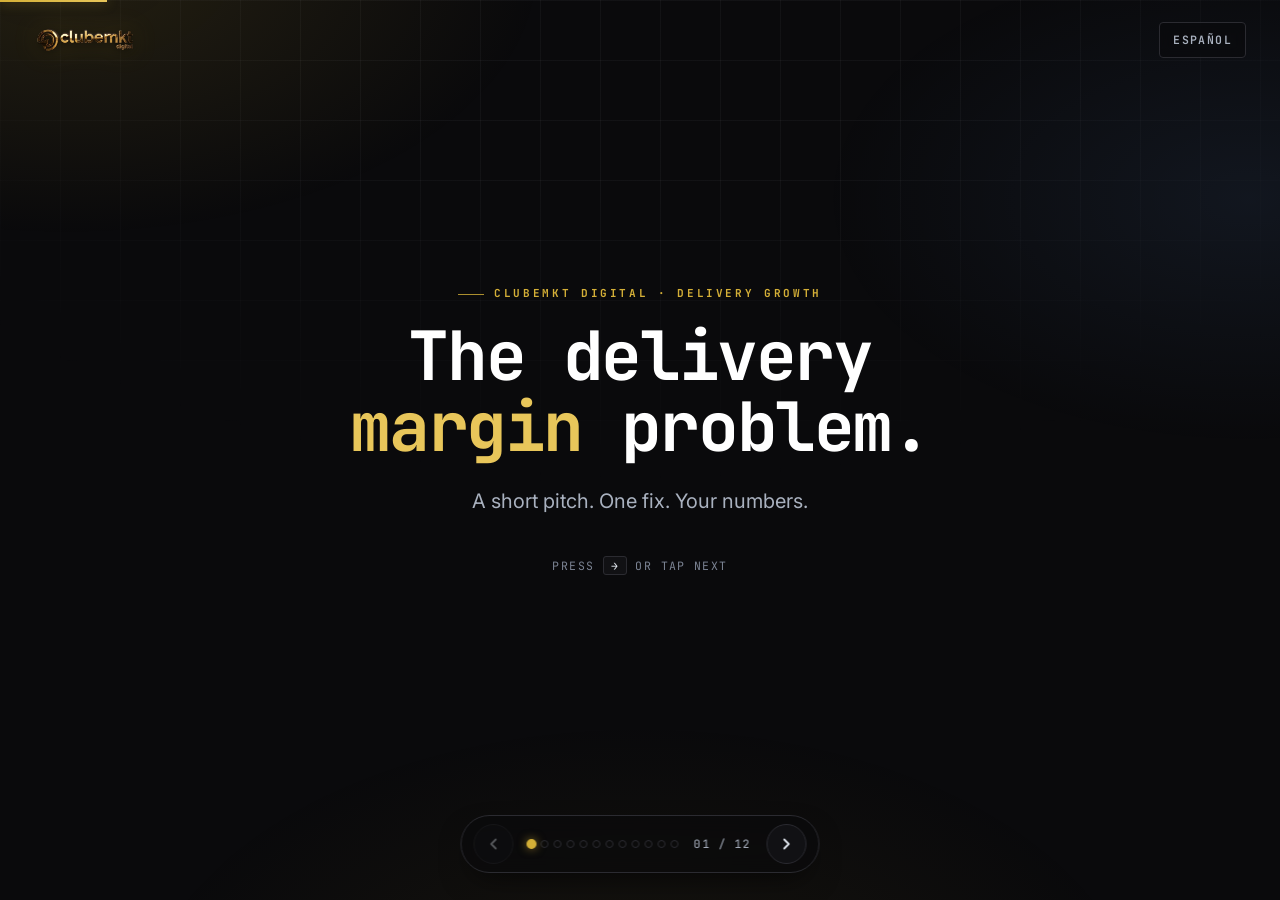
<file: landing/pitch.html>
<!DOCTYPE html>
<html lang="en">
<head>
<meta charset="utf-8" />
<meta name="viewport" content="width=device-width, initial-scale=1" />
<title>The delivery margin problem — clubemkt pitch</title>
<meta name="description" content="A twelve-slide pitch: marketplace apps bring visibility but also hand over your competitors, the fees leave no room for deals, and a channel you own has no cut fees — with a live calculator for moving 9 of 10 orders off the app, plus the CRM and loyalty program that keep customers coming back." />
<link rel="alternate" hreflang="es" href="pitch.es.html" />
<link rel="alternate" hreflang="en" href="pitch.html" />
<link rel="icon" type="image/png" href="brand/clubemkt-mark-gold.png" />
<link rel="preconnect" href="https://fonts.googleapis.com" />
<link rel="preconnect" href="https://fonts.gstatic.com" crossorigin />
<link href="https://fonts.googleapis.com/css2?family=Inter:wght@400;500;600;700;800&family=JetBrains+Mono:wght@400;500;600;700&family=Syncopate:wght@400;700&display=swap" rel="stylesheet" />
<link rel="stylesheet" href="clubemkt.css?v=4" />
<style>
  :root { --ember: #d06a45; --ember-bright: #e79a72; --ember-line: rgba(208, 106, 69, .5); --ember-dim: rgba(208, 106, 69, .12); }
  html, body { height: 100%; }
  body.deck { overflow: hidden; }

  .gold { color: var(--gold-bright); }
  .ember { color: var(--ember-bright); }

  .deck__progress {
    position: fixed; top: 0; left: 0; height: 2px; width: 0; z-index: 60;
    background: linear-gradient(90deg, var(--gold), var(--gold-bright));
    box-shadow: 0 0 12px rgba(212, 175, 55, .6); transition: width .45s ease;
  }
  .deck__top {
    position: fixed; top: 0; left: 0; right: 0; z-index: 50;
    display: flex; align-items: center; justify-content: space-between;
    padding: clamp(14px, 2.4vw, 22px) clamp(16px, 4vw, 34px); pointer-events: none;
  }
  .deck__top > * { pointer-events: auto; }
  .deck__brand img { display: block; height: 30px; width: auto; filter: drop-shadow(0 2px 6px rgba(0,0,0,.55)) drop-shadow(0 0 12px rgba(212,175,55,.16)); }
  .deck__lang {
    font-family: var(--font-mono); font-size: 11.5px; font-weight: 600; letter-spacing: .12em; text-transform: uppercase;
    color: var(--muted); text-decoration: none; border: 1px solid var(--line); border-radius: var(--radius);
    padding: 8px 13px; background: rgba(10, 10, 12, .55); backdrop-filter: blur(6px);
    transition: color .18s ease, border-color .18s ease;
  }
  .deck__lang:hover { color: var(--gold); border-color: var(--gold-line); }

  .deck__stage { position: fixed; inset: 0; }
  .slide {
    position: absolute; inset: 0; display: grid; place-items: center;
    padding: clamp(74px, 10vh, 118px) clamp(20px, 6vw, 80px) clamp(96px, 14vh, 128px);
    opacity: 0; visibility: hidden; transform: translateY(26px);
    transition: opacity .5s ease, transform .5s ease, visibility 0s linear .5s;
    will-change: opacity, transform;
  }
  .slide.is-active {
    opacity: 1; visibility: visible; transform: none;
    transition: opacity .5s ease, transform .5s ease, visibility 0s;
  }
  .slide__inner { width: 100%; max-width: 960px; }
  .slide--center { text-align: center; }

  .k {
    display: inline-flex; align-items: center; gap: 10px;
    font-family: var(--font-mono); font-size: 11px; font-weight: 700;
    letter-spacing: .24em; text-transform: uppercase; color: var(--gold); margin-bottom: 18px;
  }
  .k::before { content: ""; width: 26px; height: 1px; background: currentColor; opacity: .8; }
  .k--ember { color: var(--ember-bright); }

  .slide__title {
    font-family: var(--font-mono); font-weight: 700;
    font-size: clamp(30px, 6.4vw, 68px); line-height: 1.04; letter-spacing: -.035em;
    margin: 0; color: var(--white); text-wrap: balance;
  }
  .slide--center .slide__title { max-width: 20ch; margin-inline: auto; }

  .slide__sub {
    margin: clamp(16px, 2.4vw, 24px) 0 0;
    font-size: clamp(15px, 1.9vw, 20px); line-height: 1.55; color: var(--muted); max-width: 46ch;
  }
  .slide--center .slide__sub { margin-inline: auto; }

  .slide__chips { display: flex; flex-wrap: wrap; gap: 10px; margin: clamp(22px, 3vw, 32px) 0 0; padding: 0; list-style: none; }
  .slide--center .slide__chips { justify-content: center; }
  .slide__chips li {
    font-family: var(--font-mono); font-size: clamp(11px, 1.4vw, 13px); letter-spacing: .06em; text-transform: uppercase;
    color: var(--silver); background: var(--surface); border: 1px solid var(--line); border-radius: var(--radius); padding: 10px 15px;
  }
  .slide__chips--ember li { border-color: var(--ember-line); color: var(--ember-bright); background: var(--ember-dim); }
  .slide__chips--gold li { border-color: var(--gold-line); color: var(--gold-bright); background: var(--gold-dim); }

  .loop { display: flex; flex-wrap: wrap; align-items: center; justify-content: center; gap: 10px; margin-top: clamp(22px, 3vw, 32px); font-family: var(--font-mono); }
  .loop span {
    font-size: clamp(11px, 1.4vw, 13px); letter-spacing: .06em; text-transform: uppercase;
    color: var(--ember-bright); background: var(--ember-dim); border: 1px solid var(--ember-line);
    border-radius: var(--radius); padding: 10px 15px;
  }
  .loop .ar { font-style: normal; color: var(--ember-bright); font-size: clamp(15px, 1.8vw, 19px); line-height: 1; }

  .ocards { display: grid; gap: clamp(12px, 1.8vw, 18px); grid-template-columns: repeat(3, 1fr); margin-top: clamp(26px, 3.4vw, 40px); text-align: left; }
  .ocard { background: var(--surface); border: 1px solid var(--line); border-top: 2px solid var(--gold); border-radius: var(--radius); padding: clamp(18px, 2.2vw, 24px); }
  .ocard b { display: block; font-family: var(--font-mono); font-size: clamp(15px, 1.8vw, 19px); letter-spacing: -.01em; color: var(--gold-bright); margin-bottom: 8px; }
  .ocard span { font-size: clamp(13px, 1.4vw, 14.5px); color: var(--muted); line-height: 1.5; }

  /* ---- calculator ---- */
  .calc { display: grid; grid-template-columns: 1fr 1fr; align-items: center; gap: clamp(14px, 2vw, 24px); margin-top: clamp(20px, 2.6vw, 30px); text-align: left; background: none; border: 0; border-radius: 0; box-shadow: none; }
  .calc__fields { display: grid; grid-template-columns: repeat(3, 1fr); gap: 10px 12px; align-content: start; }
  .calc__field { display: flex; flex-direction: column; gap: 6px; font-family: var(--font-mono); font-size: 10px; font-weight: 600; letter-spacing: .1em; text-transform: uppercase; color: var(--muted); min-width: 0; }
  .calc__field > span { display: flex; justify-content: space-between; align-items: baseline; gap: 6px; }
  .calc__field input[type="number"] {
    width: 100%; font-family: var(--font-mono); font-size: 16px; color: var(--white);
    background: var(--surface-2); border: 1px solid var(--line); border-radius: var(--radius); padding: 10px 12px;
    -moz-appearance: textfield;
  }
  .calc__field input[type="number"]:focus { outline: none; border-color: var(--gold-line); box-shadow: 0 0 0 3px rgba(212, 175, 55, .12); }
  .calc__field input[type="number"]::-webkit-outer-spin-button,
  .calc__field input[type="number"]::-webkit-inner-spin-button { -webkit-appearance: none; margin: 0; }
  .calc__range { grid-column: 1 / -1; }
  .calc__range b { color: var(--gold-bright); font-weight: 700; }
  .calc__range input[type="range"] { width: 100%; height: 22px; accent-color: var(--gold); cursor: pointer; }
  .calc__out {
    display: flex; flex-direction: column; justify-content: center; gap: 4px;
    background: linear-gradient(160deg, var(--gold-dim), var(--surface)); border: 1px solid var(--gold-line);
    border-radius: var(--radius); padding: clamp(16px, 2vw, 24px);
  }
  .calc__eyebrow { font-family: var(--font-mono); font-size: 10px; letter-spacing: .14em; text-transform: uppercase; color: var(--gold); }
  .calc__big { font-family: var(--font-mono); font-size: clamp(28px, 4.6vw, 48px); line-height: 1; letter-spacing: -.03em; color: var(--gold-bright); }
  .calc__unit { font-family: var(--font-mono); font-size: 10.5px; letter-spacing: .14em; text-transform: uppercase; color: var(--muted); }
  .calc__year { margin-top: 8px; font-size: 13px; color: var(--silver); }
  .calc__year b { color: var(--white); }
  .calc__delta { margin-top: 6px; font-size: 11.5px; line-height: 1.4; color: var(--muted-2); }

  .plans { display: grid; gap: clamp(12px, 1.8vw, 18px); grid-template-columns: 1fr 1fr; margin-top: clamp(26px, 3.4vw, 38px); text-align: left; }
  .plan { position: relative; overflow: hidden; background: var(--surface); border: 1px solid var(--line); border-radius: var(--radius); padding: clamp(20px, 2.4vw, 28px); }
  .plan--featured { border-color: var(--gold-line); background: linear-gradient(180deg, var(--gold-dim), var(--surface) 62%); }
  .plan .tag { font-family: var(--font-mono); font-size: 10.5px; font-weight: 700; letter-spacing: .16em; text-transform: uppercase; color: var(--gold); }
  .plan .price { font-family: var(--font-mono); font-size: clamp(26px, 3.2vw, 36px); font-weight: 700; letter-spacing: -.02em; color: var(--white); margin: 8px 0 6px; }
  .plan .price small { font-size: .46em; font-weight: 500; letter-spacing: 0; color: var(--muted); }
  .plan .desc { margin: 0; font-size: clamp(13px, 1.4vw, 14.5px); color: var(--muted); line-height: 1.5; }

  .slide__cta { display: flex; flex-wrap: wrap; gap: 12px; justify-content: center; margin-top: clamp(24px, 3vw, 34px); }
  .slide__cta .btn { white-space: normal; }
  .slide__foot { margin-top: 18px; font-size: 12px; color: var(--muted-2); line-height: 1.55; }
  .slide--center .slide__foot { max-width: 64ch; margin-inline: auto; }
  .slide__foot a { color: var(--gold); text-decoration: none; }
  .slide__foot a:hover { text-decoration: underline; }

  .slide__hint { margin-top: clamp(26px, 3.4vw, 40px); font-family: var(--font-mono); font-size: 11.5px; letter-spacing: .12em; text-transform: uppercase; color: var(--muted-2); }
  .slide__hint kbd { font-family: var(--font-mono); border: 1px solid var(--line); border-radius: 3px; padding: 1px 7px; color: var(--silver); background: var(--surface); }

  .deck__hud {
    position: fixed; left: 50%; bottom: clamp(14px, 3vh, 28px); transform: translateX(-50%); z-index: 55;
    display: flex; align-items: center; gap: clamp(8px, 1.4vw, 14px);
    padding: 8px 12px; background: rgba(10, 10, 12, .62); border: 1px solid var(--line);
    border-radius: 999px; backdrop-filter: blur(10px); box-shadow: var(--shadow-md);
  }
  .deck__btn {
    width: 40px; height: 40px; flex: none; display: grid; place-items: center; border-radius: 50%;
    border: 1px solid var(--line); background: var(--surface); color: var(--silver); cursor: pointer;
    transition: color .18s ease, border-color .18s ease, background .18s ease, opacity .18s ease;
  }
  .deck__btn:hover:not(:disabled) { color: var(--gold); border-color: var(--gold-line); background: var(--surface-2); }
  .deck__btn:disabled { opacity: .35; cursor: default; }
  .deck__btn svg { width: 18px; height: 18px; }
  .deck__dots { display: flex; align-items: center; gap: 5px; }
  .deck__dot {
    width: 8px; height: 8px; padding: 0; border-radius: 50%; border: 1px solid var(--line);
    background: transparent; cursor: pointer; transition: background .2s ease, border-color .2s ease, transform .2s ease;
  }
  .deck__dot:hover { border-color: var(--gold-line); }
  .deck__dot[aria-current="true"] { background: var(--gold); border-color: var(--gold); transform: scale(1.25); box-shadow: 0 0 8px rgba(212, 175, 55, .6); }
  .deck__count { font-family: var(--font-mono); font-size: 11.5px; letter-spacing: .1em; color: var(--muted); min-width: 60px; text-align: center; }

  @media (max-height: 760px) {
    .slide { padding-top: 72px; padding-bottom: 92px; }
    .slide__title { font-size: clamp(26px, 5vw, 52px); }
    .slide__sub { font-size: clamp(14px, 1.6vw, 17px); margin-top: 14px; }
    .ocards, .plans, .calc { margin-top: 20px; }
  }
  @media (max-width: 720px) {
    .ocards { grid-template-columns: 1fr; }
    .plans { grid-template-columns: 1fr; }
    .calc { grid-template-columns: 1fr; }
    .calc__fields { grid-template-columns: 1fr 1fr; }
    .calc__field:nth-child(3) { grid-column: 1 / -1; }
  }
  @media (max-width: 560px) {
    .slide { padding-top: 62px; padding-bottom: 86px; }
    .slide__title { font-size: clamp(27px, 8vw, 38px); }
    .slide__sub { font-size: 14.5px; margin-top: 12px; }
    .ocards, .plans, .calc { margin-top: 16px; }
    .plan { padding: 16px 18px; }
    .plan .price { font-size: 26px; margin: 6px 0 4px; }
    .slide__cta { margin-top: 16px; gap: 8px; }
    .btn--lg { padding: 14px 20px; font-size: 12.5px; }
    .slide__foot { margin-top: 12px; font-size: 11px; }
    .calc__big { font-size: clamp(26px, 8vw, 34px); }
    .deck__brand img { height: 26px; }
  }
  @media (max-width: 420px) { .deck__dots { display: none; } }

  /* short phones: compact so the calculator and offer slides never clip */
  @media (max-height: 800px) and (max-width: 720px) {
    .slide { padding-top: 54px; padding-bottom: 74px; }
    .k { margin-bottom: 10px; }
    .slide__title { font-size: clamp(23px, 6vw, 46px); }
    .slide__sub { margin-top: 10px; font-size: 14px; }
    .slide__chips, .loop { margin-top: 14px; }
    .ocards, .plans, .calc { margin-top: 14px; gap: 10px; }
    .ocard, .plan { padding: 14px 16px; }
    .plan .tag { font-size: 10px; }
    .plan .price { font-size: 24px; margin: 5px 0 3px; }
    .plan .desc, .ocard span { font-size: 12.5px; line-height: 1.4; }
    .slide__cta { margin-top: 14px; }
    .btn--lg { padding: 12px 18px; font-size: 12px; }
    .slide__foot { margin-top: 10px; font-size: 10.5px; line-height: 1.45; }
    .calc__field input[type="number"] { padding: 8px 10px; font-size: 15px; }
    .calc__range input[type="range"] { height: 18px; }
    .calc__out { padding: 12px 14px; }
  }
  @media (max-height: 700px) and (max-width: 480px) {
    .slide { padding-top: 48px; padding-bottom: 66px; }
    .k { margin-bottom: 8px; font-size: 10px; }
    .slide__title { font-size: clamp(23px, 6.6vw, 40px); }
    .slide__sub { margin-top: 8px; font-size: 13px; }
    .slide__chips, .loop { margin-top: 10px; }
    .slide__chips li, .loop span { padding: 7px 11px; font-size: 10.5px; }
    .ocards, .plans, .calc { margin-top: 10px; gap: 8px; }
    .ocard, .plan { padding: 11px 14px; }
    .ocard b { font-size: 14px; margin-bottom: 3px; }
    .plan .tag { font-size: 9.5px; }
    .plan .price { font-size: 22px; margin: 3px 0 2px; }
    .plan .desc, .ocard span { font-size: 11.5px; line-height: 1.35; }
    .slide__cta { margin-top: 10px; gap: 8px; }
    .btn--lg { padding: 10px 15px; font-size: 11.5px; }
    .slide__foot { margin-top: 8px; font-size: 10px; line-height: 1.4; }
    .calc__fields { gap: 8px; }
    .calc__field { font-size: 9px; gap: 4px; }
    .calc__field input[type="number"] { padding: 7px 9px; font-size: 14px; }
    .calc__out { padding: 11px 13px; }
    .calc__big { font-size: 27px; }
    .calc__year { margin-top: 4px; font-size: 11.5px; }
    .calc__delta { margin-top: 4px; font-size: 10.5px; }
    .deck__hud { bottom: 8px; padding: 6px 10px; }
    .deck__btn { width: 34px; height: 34px; }
  }
</style>
</head>

<body class="deck">
<a class="skip" href="#deckNav">Skip to slide navigation</a>
<div class="deck__progress" id="deckBar"></div>

<div class="deck__top">
  <a class="deck__brand" href="index.html" aria-label="clubemkt digital — home">
    <img src="brand/clubemkt-logo-header.png" alt="clubemkt digital" width="106" height="30" />
  </a>
  <a class="deck__lang" href="pitch.es.html" hreflang="es" lang="es">Espa&ntilde;ol</a>
</div>

<main class="deck__stage" aria-label="Pitch deck">
  <section class="slide is-active" id="s1" data-slide aria-roledescription="slide" aria-label="1 of 12" aria-hidden="false">
    <div class="slide__inner slide--center">
      <span class="k">clubemkt digital &middot; delivery growth</span>
      <h1 class="slide__title">The delivery <span class="gold">margin</span> problem.</h1>
      <p class="slide__sub">A short pitch. One fix. Your numbers.</p>
      <p class="slide__hint">Press <kbd>&rarr;</kbd> or tap Next</p>
    </div>
  </section>

  <section class="slide" id="s2" data-slide aria-roledescription="slide" aria-label="2 of 12" aria-hidden="true">
    <div class="slide__inner slide--center">
      <span class="k k--ember">The marketplace trade</span>
      <h2 class="slide__title">It brings visibility. It also hands over your <span class="ember">competitors</span>.</h2>
      <p class="slide__sub">Apps like PedidosYa found the customer &mdash; then put every nearby kitchen on the same screen, with the same reach.</p>
    </div>
  </section>

  <section class="slide" id="s3" data-slide aria-roledescription="slide" aria-label="3 of 12" aria-hidden="true">
    <div class="slide__inner slide--center">
      <span class="k k--ember">No room to compete</span>
      <h2 class="slide__title">High fees and taxes leave <span class="ember">nothing</span> for deals.</h2>
      <p class="slide__sub">No discounts. No rewards. No budget to win a regular back &mdash; the margin is already gone.</p>
    </div>
  </section>

  <section class="slide" id="s4" data-slide aria-roledescription="slide" aria-label="4 of 12" aria-hidden="true">
    <div class="slide__inner slide--center">
      <span class="k k--ember">The real loss</span>
      <h2 class="slide__title">You <span class="ember">rent</span> your customers.</h2>
      <p class="slide__sub">Every dinner starts from zero.</p>
      <ul class="slide__chips slide__chips--ember">
        <li>No name</li>
        <li>No number</li>
        <li>No list</li>
      </ul>
    </div>
  </section>

  <section class="slide" id="s5" data-slide aria-roledescription="slide" aria-label="5 of 12" aria-hidden="true">
    <div class="slide__inner slide--center">
      <span class="k k--ember">What it costs</span>
      <h2 class="slide__title">The cut doesn&rsquo;t happen once. It happens on <span class="ember">every order</span>.</h2>
      <p class="slide__sub">On orders you already earned. On customers you already won.</p>
      <div class="loop">
        <span>Order</span><i class="ar" aria-hidden="true">&rarr;</i>
        <span>Cut</span><i class="ar" aria-hidden="true">&rarr;</i>
        <span>Repeat</span>
      </div>
    </div>
  </section>

  <section class="slide" id="s6" data-slide aria-roledescription="slide" aria-label="6 of 12" aria-hidden="true">
    <div class="slide__inner slide--center">
      <span class="k">The fix</span>
      <h2 class="slide__title">A channel you <span class="gold">own</span> &mdash; with no cut fees.</h2>
      <p class="slide__sub">Direct ordering, your own customer list, and no commission taken from the ticket.</p>
      <ul class="slide__chips slide__chips--gold">
        <li>Your menu</li>
        <li>Your customers</li>
        <li>Your numbers</li>
      </ul>
    </div>
  </section>

  <section class="slide" id="s7" data-slide aria-roledescription="slide" aria-label="7 of 12" aria-hidden="true">
    <div class="slide__inner slide--center">
      <span class="k">The math</span>
      <h2 class="slide__title">Move 9 of 10 orders <span class="gold">off</span> the app.</h2>
      <p class="slide__sub">Keep the marketplace for discovery. Run the rest direct &mdash; same orders, a fraction of the fee.</p>
      <div class="calc" role="group" aria-label="Marketplace savings calculator">
        <div class="calc__fields">
          <label class="calc__field"><span>Orders / month</span><input type="number" id="calcOrders" inputmode="numeric" min="1" step="100" value="30000"></label>
          <label class="calc__field"><span>Avg ticket (Bs)</span><input type="number" id="calcTicket" inputmode="decimal" min="1" step="1" value="45"></label>
          <label class="calc__field"><span>Take rate (%)</span><input type="number" id="calcTake" inputmode="decimal" min="0" max="90" step="1" value="25"></label>
          <label class="calc__field calc__range"><span>App orders today <b id="calcShareVal">100%</b></span><input type="range" id="calcShare" min="0" max="100" step="5" value="100"></label>
        </div>
        <div class="calc__out">
          <span class="calc__eyebrow">Margin recovered at 10% on the app</span>
          <strong class="calc__big" id="calcMonth">Bs 276,750</strong>
          <span class="calc__unit">per month</span>
          <span class="calc__year"><b id="calcYear">Bs 3,321,000</b> per year</span>
          <span class="calc__delta" id="calcDelta">Today Bs 337,500 &rarr; after Bs 60,750 in fees</span>
        </div>
      </div>
      <p class="slide__foot">Illustrative defaults &mdash; edit with your numbers. Direct orders at Bs 1 each (Plan 2). Before taxes and plan fee.</p>
    </div>
  </section>

  <section class="slide" id="s8" data-slide aria-roledescription="slide" aria-label="8 of 12" aria-hidden="true">
    <div class="slide__inner slide--center">
      <span class="k">Your CRM, one click away</span>
      <h2 class="slide__title">Your customer list is a <span class="gold">button</span>.</h2>
      <p class="slide__sub">Send a message or a promotion from the CRM and the lapsed orders come back the same day &mdash; without paying for reach again.</p>
      <div class="ocards">
        <div class="ocard"><b>Message the list</b><span>One send reaches every past customer.</span></div>
        <div class="ocard"><b>Launch a promotion</b><span>A targeted offer, not a billboard.</span></div>
        <div class="ocard"><b>See who returns</b><span>Every send is measured per customer.</span></div>
      </div>
    </div>
  </section>

  <section class="slide" id="s9" data-slide aria-roledescription="slide" aria-label="9 of 12" aria-hidden="true">
    <div class="slide__inner slide--center">
      <span class="k">The loyalty program</span>
      <h2 class="slide__title">Recurring customers, <span class="gold">built in</span>.</h2>
      <p class="slide__sub">The loyalty program rewards every direct order &mdash; points, rewards, and a reason to come back instead of opening the app.</p>
      <div class="ocards">
        <div class="ocard"><b>Points on every order</b><span>Earned on direct orders, kept in the system.</span></div>
        <div class="ocard"><b>Rewards that bring them back</b><span>A free item or a discount after N orders.</span></div>
        <div class="ocard"><b>Runs by itself</b><span>No punch cards, no manual work.</span></div>
      </div>
    </div>
  </section>

  <section class="slide" id="s10" data-slide aria-roledescription="slide" aria-label="10 of 12" aria-hidden="true">
    <div class="slide__inner slide--center">
      <span class="k">What actually changes</span>
      <h2 class="slide__title">Three things <span class="gold">flip</span>.</h2>
      <div class="ocards">
        <div class="ocard"><b>Keep the margin</b><span>No commission on the ticket.</span></div>
        <div class="ocard"><b>Bring customers back</b><span>CRM sends and loyalty rewards.</span></div>
        <div class="ocard"><b>See the numbers</b><span>Channel-level reporting.</span></div>
      </div>
    </div>
  </section>

  <section class="slide" id="s11" data-slide aria-roledescription="slide" aria-label="11 of 12" aria-hidden="true">
    <div class="slide__inner slide--center">
      <span class="k">How fast</span>
      <h2 class="slide__title">Live in <span class="gold">a week</span>.</h2>
      <p class="slide__sub">One training session. No hardware to buy. A go-live date agreed before you sign.</p>
    </div>
  </section>

  <section class="slide" id="s12" data-slide aria-roledescription="slide" aria-label="12 of 12" aria-hidden="true">
    <div class="slide__inner slide--center">
      <span class="k">The offer</span>
      <h2 class="slide__title">Two ways to <span class="gold">start</span>.</h2>
      <div class="plans">
        <div class="plan plan--featured">
          <span class="tag">Plan 1 &middot; Full Package</span>
          <div class="price">$2,000 <small>one payment</small></div>
          <p class="desc">A full year of licence. No monthly fee.</p>
        </div>
        <div class="plan">
          <span class="tag">Plan 2 &middot; Software + Monthly</span>
          <div class="price">$1,000 <small>upfront</small></div>
          <p class="desc">Then $150/month &mdash; or Bs 1 per order. Your choice.</p>
        </div>
      </div>
      <div class="slide__cta">
        <a class="btn btn--primary btn--lg" href="index.html#capture">Book a 20-min review</a>
        <a class="btn btn--ghost btn--lg" href="index.html#calculator">Run your numbers</a>
      </div>
      <p class="slide__foot">Includes CRM and the loyalty program. Reference rate 1 USD = Bs 11,50 (06 Nov 2026). Amounts exclude taxes. Optional marketing add-on available. <a href="index.html#pricing">See all plans &rarr;</a></p>
    </div>
  </section>
</main>

<div class="deck__hud" id="deckNav" aria-label="Slide navigation">
  <button class="deck__btn" id="deckPrev" type="button" aria-label="Previous slide" disabled>
    <svg viewBox="0 0 24 24" fill="none" stroke="currentColor" stroke-width="2.4" stroke-linecap="round" stroke-linejoin="round" aria-hidden="true"><path d="M15 18l-6-6 6-6"/></svg>
  </button>
  <div class="deck__dots" role="group" aria-label="Go to slide">
    <button class="deck__dot" type="button" aria-label="Go to slide 1" aria-current="true"></button>
    <button class="deck__dot" type="button" aria-label="Go to slide 2" aria-current="false"></button>
    <button class="deck__dot" type="button" aria-label="Go to slide 3" aria-current="false"></button>
    <button class="deck__dot" type="button" aria-label="Go to slide 4" aria-current="false"></button>
    <button class="deck__dot" type="button" aria-label="Go to slide 5" aria-current="false"></button>
    <button class="deck__dot" type="button" aria-label="Go to slide 6" aria-current="false"></button>
    <button class="deck__dot" type="button" aria-label="Go to slide 7" aria-current="false"></button>
    <button class="deck__dot" type="button" aria-label="Go to slide 8" aria-current="false"></button>
    <button class="deck__dot" type="button" aria-label="Go to slide 9" aria-current="false"></button>
    <button class="deck__dot" type="button" aria-label="Go to slide 10" aria-current="false"></button>
    <button class="deck__dot" type="button" aria-label="Go to slide 11" aria-current="false"></button>
    <button class="deck__dot" type="button" aria-label="Go to slide 12" aria-current="false"></button>
  </div>
  <span class="deck__count" id="deckCount">01 / 12</span>
  <button class="deck__btn" id="deckNext" type="button" aria-label="Next slide">
    <svg viewBox="0 0 24 24" fill="none" stroke="currentColor" stroke-width="2.4" stroke-linecap="round" stroke-linejoin="round" aria-hidden="true"><path d="M9 18l6-6-6-6"/></svg>
  </button>
</div>

<div class="sr-only" aria-live="polite" id="deckLive"></div>

<script>
  (function () {
    var slides = Array.prototype.slice.call(document.querySelectorAll('[data-slide]'));
    var dots = Array.prototype.slice.call(document.querySelectorAll('.deck__dot'));
    var prev = document.getElementById('deckPrev');
    var next = document.getElementById('deckNext');
    var count = document.getElementById('deckCount');
    var bar = document.getElementById('deckBar');
    var live = document.getElementById('deckLive');
    var stage = document.querySelector('.deck__stage');
    var total = slides.length;
    var i = 0;

    function pad(n) { return (n < 10 ? '0' : '') + n; }

    function go(n) {
      n = Math.max(0, Math.min(total - 1, n));
      i = n;
      slides.forEach(function (s, k) {
        var on = k === i;
        s.classList.toggle('is-active', on);
        s.setAttribute('aria-hidden', String(!on));
        if ('inert' in s) s.inert = !on;
      });
      dots.forEach(function (d, k) { d.setAttribute('aria-current', String(k === i)); });
      count.textContent = pad(i + 1) + ' / ' + pad(total);
      if (bar) bar.style.width = ((i + 1) / total * 100) + '%';
      prev.disabled = i === 0;
      next.disabled = i === total - 1;
      if (live) live.textContent = 'Slide ' + (i + 1) + ' of ' + total;
      if (history.replaceState) history.replaceState(null, '', '#' + slides[i].id);
    }

    function fromHash() {
      return slides.map(function (s) { return s.id; }).indexOf((location.hash || '').replace('#', ''));
    }

    prev.addEventListener('click', function () { go(i - 1); });
    next.addEventListener('click', function () { go(i + 1); });
    dots.forEach(function (d, k) { d.addEventListener('click', function () { go(k); }); });

    document.addEventListener('keydown', function (e) {
      var t = e.target;
      if (t && t.closest && t.closest('input, textarea, select')) return;
      if ((e.key === ' ' || e.key === 'Enter') && t && t.closest && t.closest('a, button')) return;
      switch (e.key) {
        case 'ArrowRight': case 'ArrowDown': case 'PageDown': case ' ': case 'Enter':
          e.preventDefault(); go(i + 1); break;
        case 'ArrowLeft': case 'ArrowUp': case 'PageUp':
          e.preventDefault(); go(i - 1); break;
        case 'Home': e.preventDefault(); go(0); break;
        case 'End': e.preventDefault(); go(total - 1); break;
      }
    });

    stage.addEventListener('click', function (e) {
      if (e.target.closest('.calc, a, button, input, label, select, textarea')) return;
      go(e.clientX / window.innerWidth < 0.25 ? i - 1 : i + 1);
    });

    var lock = false;
    window.addEventListener('wheel', function (e) {
      if (e.target.closest && e.target.closest('.calc')) return;
      if (lock || Math.abs(e.deltaY) < 24) return;
      lock = true;
      go(i + (e.deltaY > 0 ? 1 : -1));
      setTimeout(function () { lock = false; }, 700);
    }, { passive: true });

    var tx = 0, ty = 0;
    window.addEventListener('touchstart', function (e) {
      tx = e.changedTouches[0].clientX; ty = e.changedTouches[0].clientY;
    }, { passive: true });
    window.addEventListener('touchend', function (e) {
      var dx = e.changedTouches[0].clientX - tx;
      var dy = e.changedTouches[0].clientY - ty;
      if (Math.abs(dx) > 45 && Math.abs(dx) > Math.abs(dy)) go(i + (dx < 0 ? 1 : -1));
    }, { passive: true });

    window.addEventListener('hashchange', function () {
      var k = fromHash();
      if (k >= 0 && k !== i) go(k);
    });

    var start = fromHash();
    go(start >= 0 ? start : 0);

    /* ---- calculator: margin recovered when app orders drop to 10% ---- */
    var LOC = document.documentElement.lang === 'es' ? 'es-BO' : 'en-US';
    function fmtBs(n) { return 'Bs ' + new Intl.NumberFormat(LOC, { maximumFractionDigits: 0 }).format(Math.round(n)); }
    function num(v) { var n = parseFloat(v); return isFinite(n) ? n : 0; }
    function clamp(n, lo, hi) { return Math.max(lo, Math.min(hi, n)); }
    var elOrders = document.getElementById('calcOrders');
    var elTicket = document.getElementById('calcTicket');
    var elTake = document.getElementById('calcTake');
    var elShare = document.getElementById('calcShare');
    var elShareVal = document.getElementById('calcShareVal');
    var elMonth = document.getElementById('calcMonth');
    var elYear = document.getElementById('calcYear');
    var elDelta = document.getElementById('calcDelta');
    function calc() {
      var orders = clamp(num(elOrders.value), 0, 1e7);
      var ticket = clamp(num(elTicket.value), 0, 1e7);
      var take = clamp(num(elTake.value), 0, 90) / 100;
      var share = clamp(num(elShare.value), 0, 100) / 100;
      var todayMarket = orders * share;
      var todayCost = todayMarket * ticket * take + orders * (1 - share) * 1;
      var afterCost = orders * 0.10 * ticket * take + orders * 0.90 * 1;
      var saved = Math.max(0, todayCost - afterCost);
      elShareVal.textContent = Math.round(share * 100) + '%';
      elMonth.textContent = fmtBs(saved);
      elYear.textContent = fmtBs(saved * 12);
      elDelta.textContent = (LOC === 'es-BO' ? 'Hoy ' : 'Today ') + fmtBs(todayCost) +
        ' \u2192 ' + (LOC === 'es-BO' ? 'después ' : 'after ') + fmtBs(afterCost) +
        (LOC === 'es-BO' ? ' en comisiones' : ' in fees');
    }
    [elOrders, elTicket, elTake, elShare].forEach(function (el) { el.addEventListener('input', calc); });
    calc();
  })();
</script>
</body>
</html>
</file>
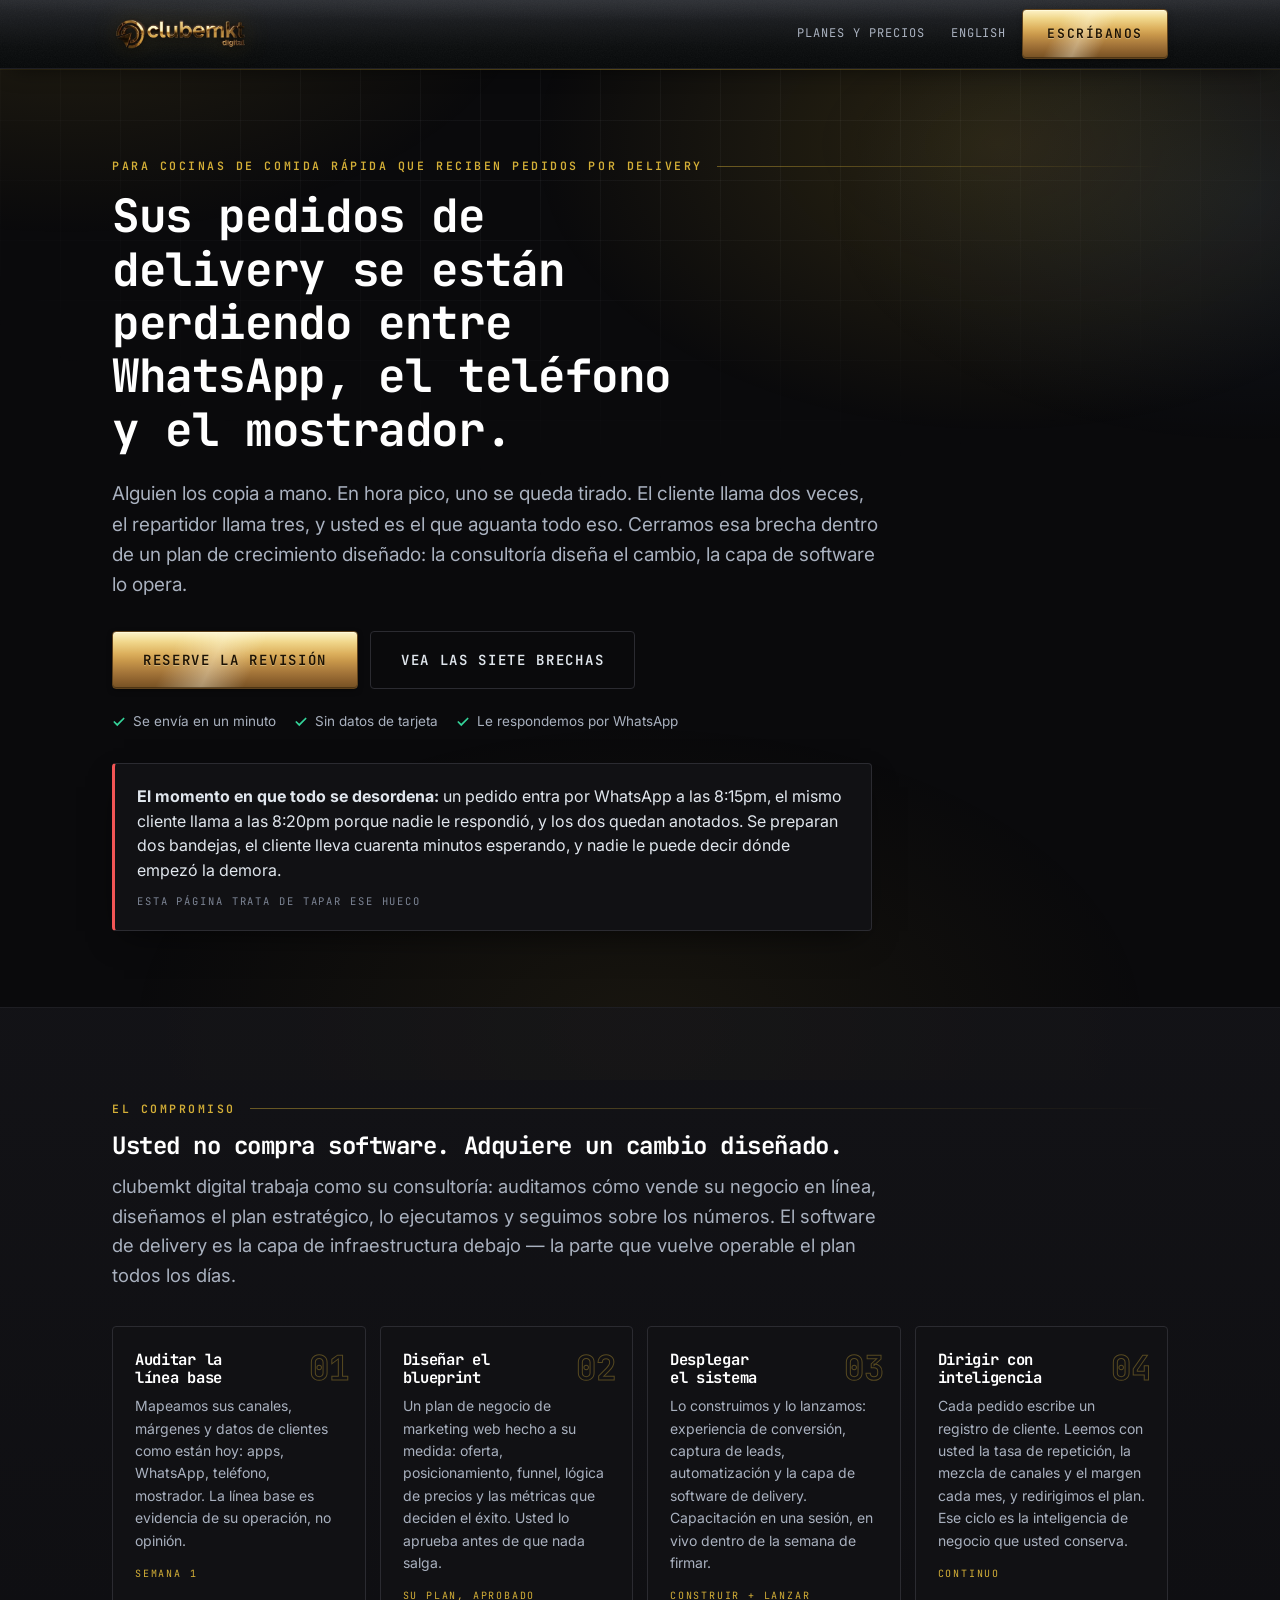
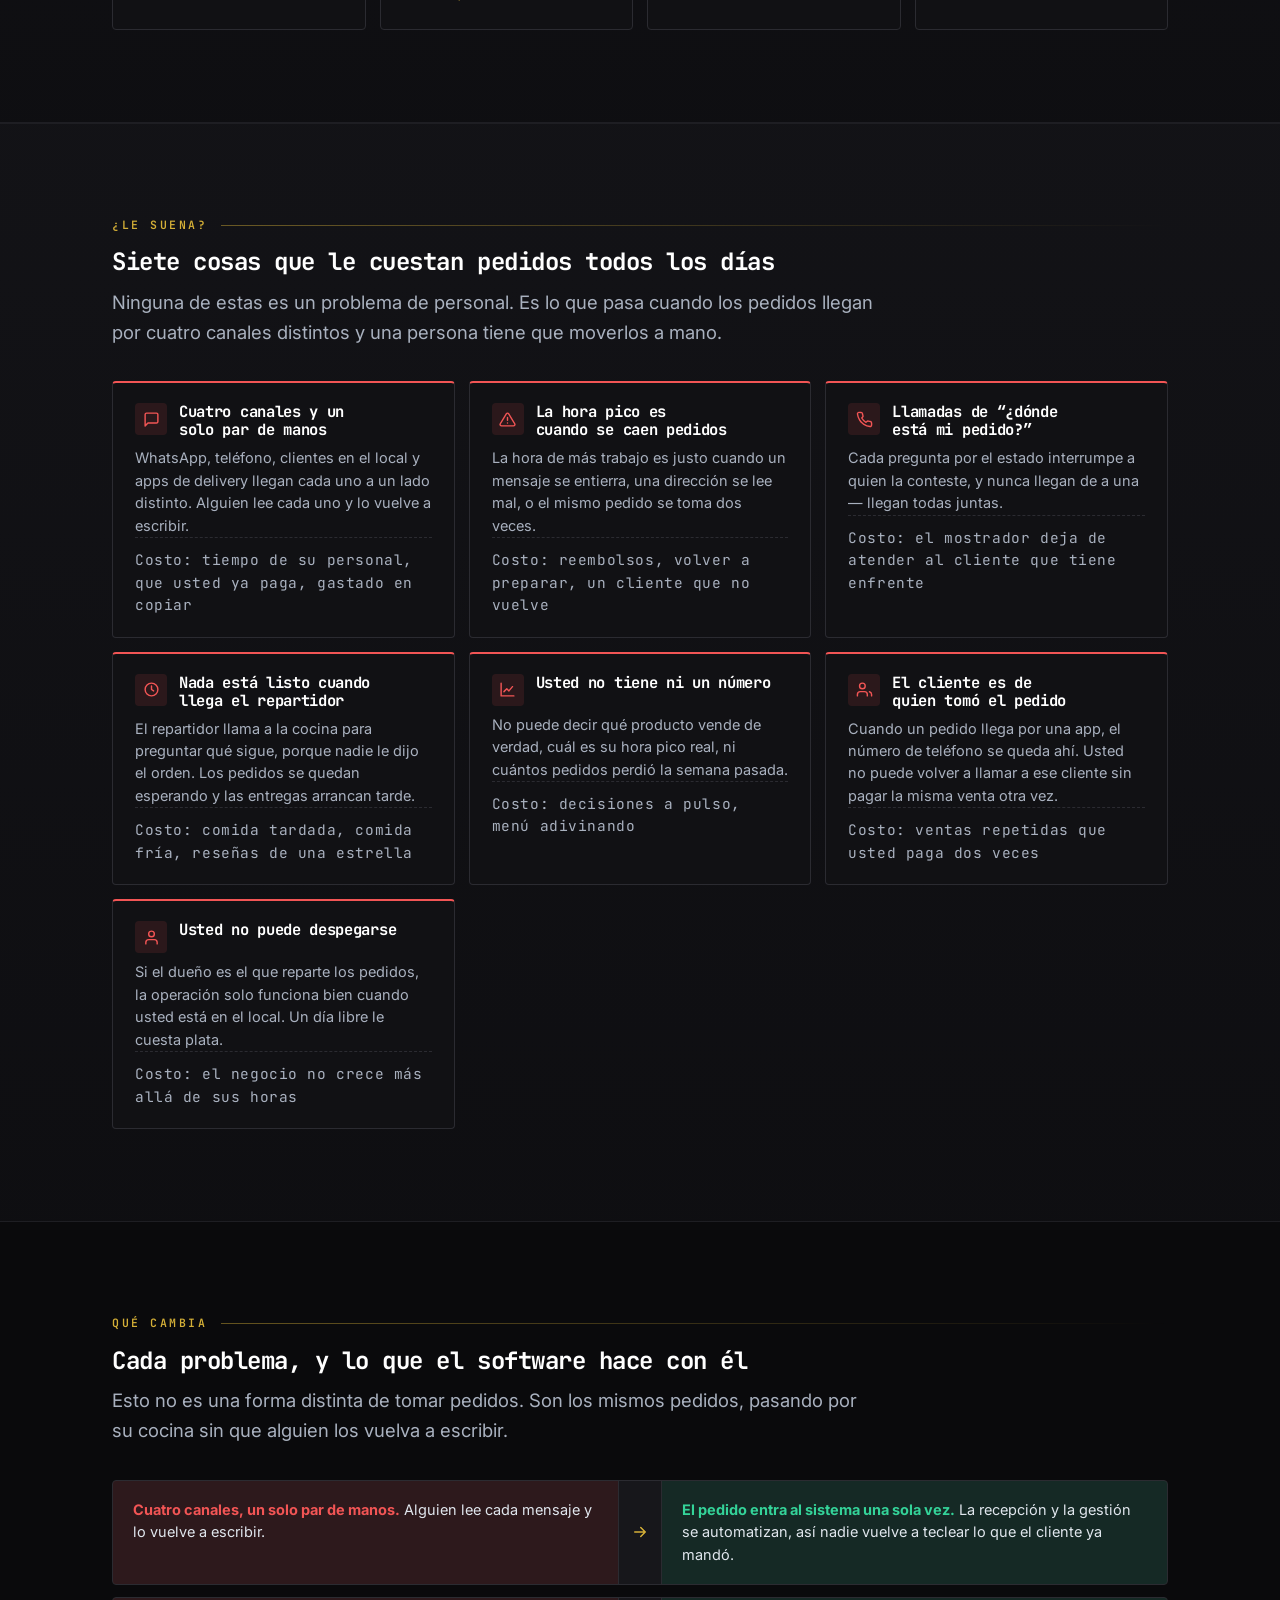
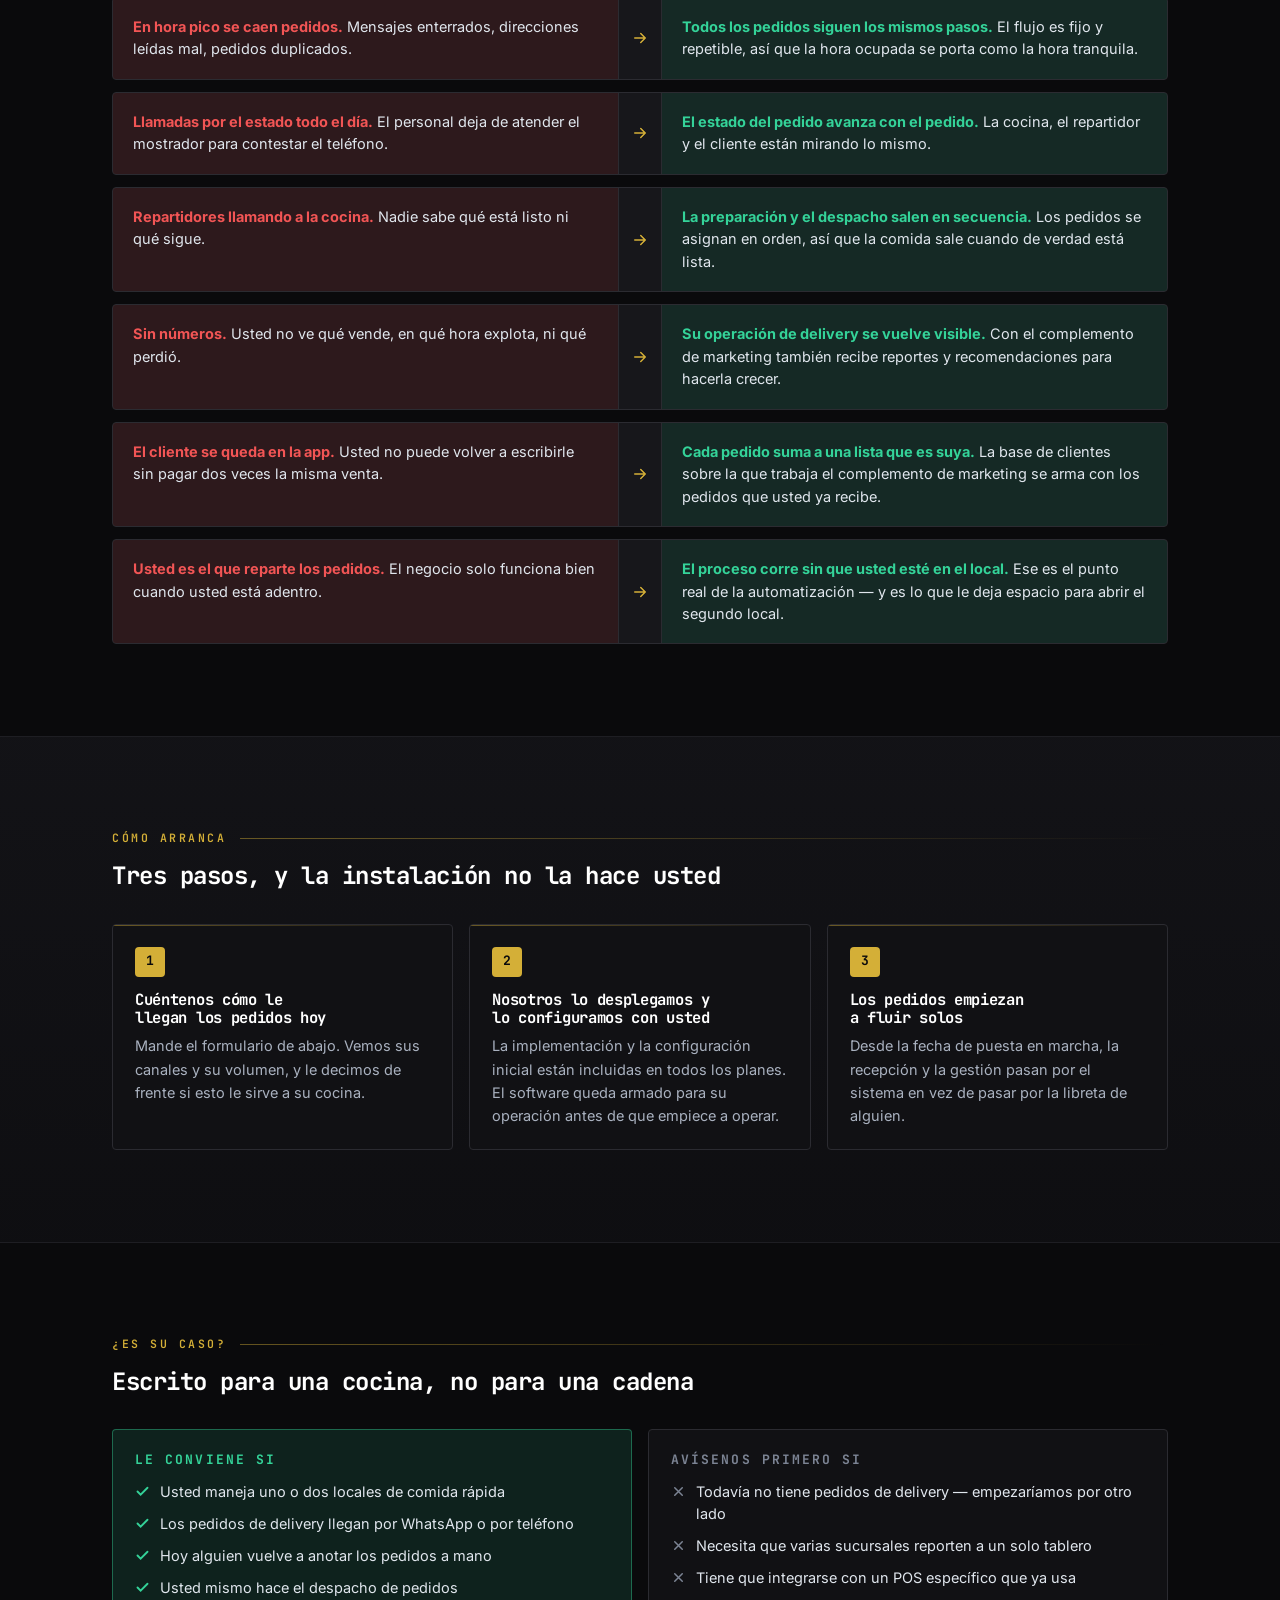
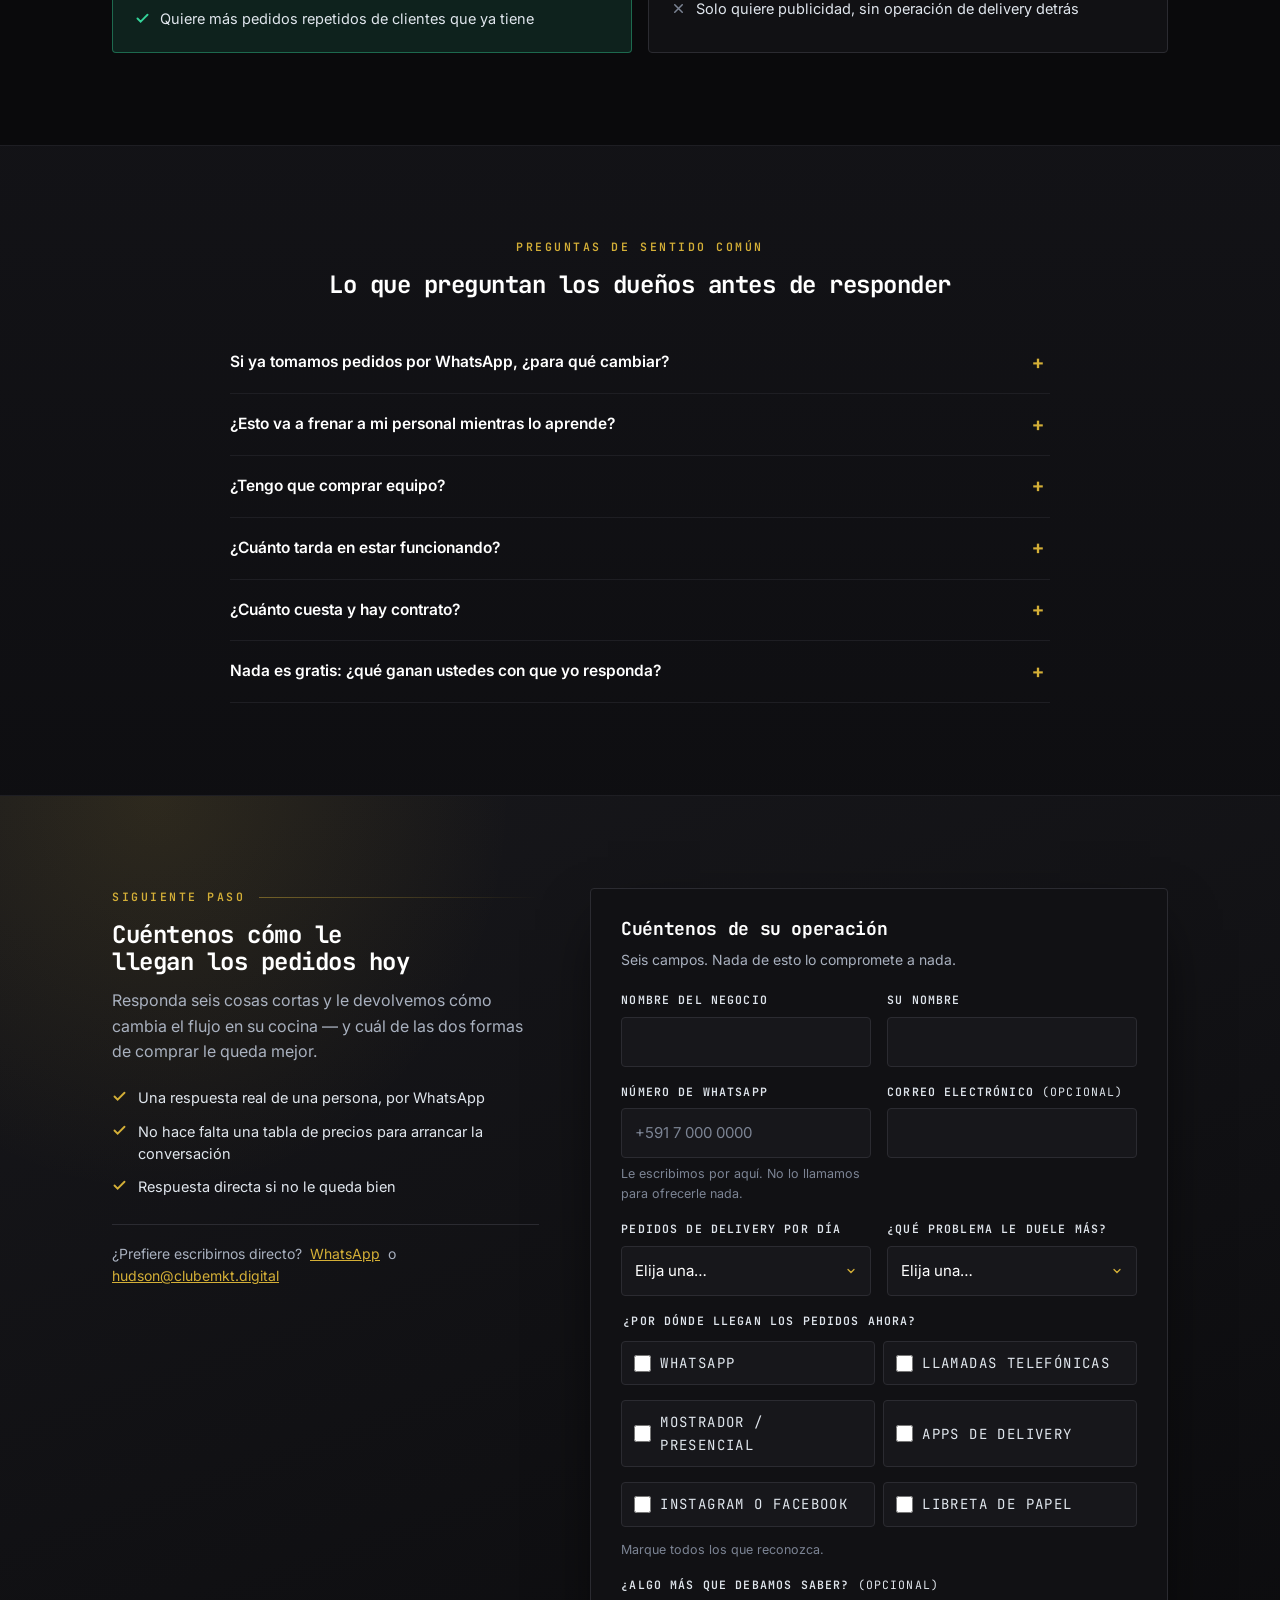
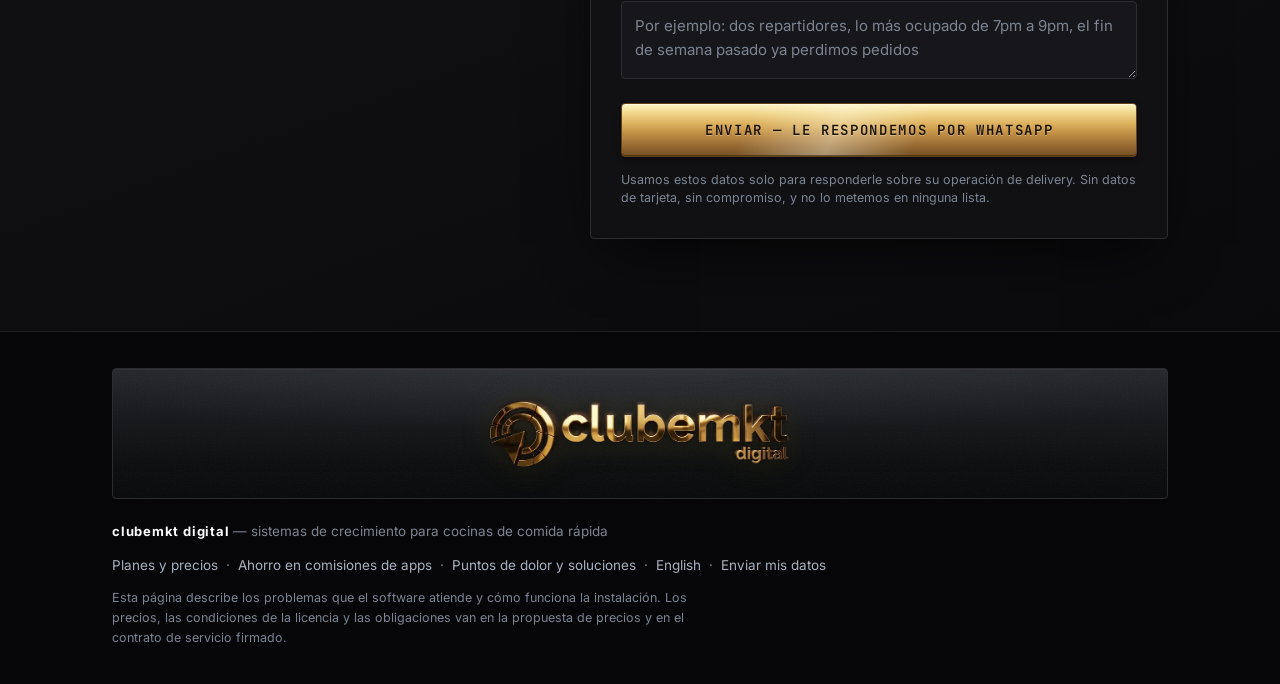
<file: landing/stop-losing-orders.es.html>
<!DOCTYPE html>
<html lang="es">
<head>
<meta charset="utf-8" />
<meta name="viewport" content="width=device-width, initial-scale=1" />
<title>Deje de perder pedidos de delivery en hora pico — automatización de delivery para cocinas de comida rápida</title>
<meta name="description" content="Los pedidos que llegan por WhatsApp, por teléfono y al mostrador se pierden, se copian a mano y hay que andar persiguiéndolos. Vea cómo la automatización de delivery resuelve esto en una cocina de comida rápida — antes de mirar los precios." />
<meta name="robots" content="index,follow" />
<link rel="alternate" hreflang="es" href="stop-losing-orders.es.html" />
<link rel="alternate" hreflang="en" href="stop-losing-orders.html" />
<link rel="icon" type="image/png" href="brand/clubemkt-mark-gold.png" />
<link rel="preconnect" href="https://fonts.googleapis.com" />
<link rel="preconnect" href="https://fonts.gstatic.com" crossorigin />
<link href="https://fonts.googleapis.com/css2?family=Inter:wght@400;500;600;700;800&family=JetBrains+Mono:wght@400;500;600;700&family=Syncopate:wght@400;700&display=swap" rel="stylesheet" />
<link rel="stylesheet" href="clubemkt.css?v=4" />
</head>

<body>
<a class="skip" href="#main">Saltar al contenido</a>

<header class="site-header">
  <div class="wrap site-header__row">
    <a class="brand" href="index.es.html">
      <img class="brand__logo" src="brand/clubemkt-logo-header.png" alt="clubemkt digital" width="138" height="40" />
    </a>
    <div class="header__links">
      <a class="hlink" href="index.es.html">Planes y precios</a>
      <a class="hlink" href="stop-losing-orders.html" hreflang="en">English</a>
      <a class="btn btn--primary" href="#signup">Escríbanos</a>
    </div>
  </div>
</header>

<main id="main">

  <!-- ===================== HOOK ===================== -->
  <section class="hero">
    <div class="wrap hero__inner">
      <span class="eyebrow">Para cocinas de comida rápida que reciben pedidos por delivery</span>
      <h1>Sus pedidos de delivery se están perdiendo entre WhatsApp, el teléfono y el mostrador.</h1>
      <p class="lede">
        Alguien los copia a mano. En hora pico, uno se queda tirado. El cliente llama dos veces, el repartidor
        llama tres, y usted es el que aguanta todo eso. Cerramos esa brecha dentro de un plan de crecimiento diseñado: la consultoría diseña el cambio, la capa de software lo opera.
      </p>
      <div class="hero__cta">
        <a class="btn btn--primary btn--lg" href="#signup">Reserve la revisión</a>
        <a class="btn btn--ghost btn--lg" href="#pains">Vea las siete brechas</a>
      </div>
      <ul class="reassure">
        <li><svg width="14" height="14" viewBox="0 0 24 24" fill="none" stroke="currentColor" stroke-width="3" stroke-linecap="round"><path d="M20 6 9 17l-5-5"/></svg>Se envía en un minuto</li>
        <li><svg width="14" height="14" viewBox="0 0 24 24" fill="none" stroke="currentColor" stroke-width="3" stroke-linecap="round"><path d="M20 6 9 17l-5-5"/></svg>Sin datos de tarjeta</li>
        <li><svg width="14" height="14" viewBox="0 0 24 24" fill="none" stroke="currentColor" stroke-width="3" stroke-linecap="round"><path d="M20 6 9 17l-5-5"/></svg>Le respondemos por WhatsApp</li>
      </ul>

      <div class="quote">
        <p><strong>El momento en que todo se desordena:</strong> un pedido entra por WhatsApp a las 8:15pm, el mismo cliente llama a las 8:20pm porque nadie le respondió, y los dos quedan anotados. Se preparan dos bandejas, el cliente lleva cuarenta minutos esperando, y nadie le puede decir dónde empezó la demora.</p>
        <cite>Esta página trata de tapar ese hueco</cite>
      </div>
    </div>
  </section>
  <!-- ===================== EL COMPROMISO ===================== -->
  <section class="section section--alt" id="method">
    <div class="wrap">
      <span class="eyebrow">El compromiso</span>
      <h2>Usted no compra software. Adquiere un cambio diseñado.</h2>
      <p class="lede">clubemkt digital trabaja como su consultoría: auditamos cómo vende su negocio en línea, diseñamos
      el plan estratégico, lo ejecutamos y seguimos sobre los números. El software de delivery es la capa de
      infraestructura debajo &mdash; la parte que vuelve operable el plan todos los días.</p>
      <div class="method">
        <article class="phase">
          <h3>Auditar la línea base</h3>
          <p>Mapeamos sus canales, márgenes y datos de clientes como están hoy: apps, WhatsApp, teléfono, mostrador. La línea base es evidencia de su operación, no opinión.</p>
          <span class="phase__tag">Semana 1</span>
        </article>
        <article class="phase">
          <h3>Diseñar el blueprint</h3>
          <p>Un plan de negocio de marketing web hecho a su medida: oferta, posicionamiento, funnel, lógica de precios y las métricas que deciden el éxito. Usted lo aprueba antes de que nada salga.</p>
          <span class="phase__tag">Su plan, aprobado</span>
        </article>
        <article class="phase">
          <h3>Desplegar el sistema</h3>
          <p>Lo construimos y lo lanzamos: experiencia de conversión, captura de leads, automatización y la capa de software de delivery. Capacitación en una sesión, en vivo dentro de la semana de firmar.</p>
          <span class="phase__tag">Construir + lanzar</span>
        </article>
        <article class="phase">
          <h3>Dirigir con inteligencia</h3>
          <p>Cada pedido escribe un registro de cliente. Leemos con usted la tasa de repetición, la mezcla de canales y el margen cada mes, y redirigimos el plan. Ese ciclo es la inteligencia de negocio que usted conserva.</p>
          <span class="phase__tag">Continuo</span>
        </article>
      </div>
    </div>
  </section>


  <!-- ===================== PAINS ===================== -->
  <section class="section section--alt" id="pains">
    <div class="wrap">
      <span class="eyebrow">¿Le suena?</span>
      <h2>Siete cosas que le cuestan pedidos todos los días</h2>
      <p class="lede">Ninguna de estas es un problema de personal. Es lo que pasa cuando los pedidos llegan por cuatro canales distintos y una persona tiene que moverlos a mano.</p>

      <div class="pains">
        <article class="pain">
          <div class="pain__head">
            <span class="pain__icon" aria-hidden="true"><svg width="17" height="17" viewBox="0 0 24 24" fill="none" stroke="currentColor" stroke-width="2" stroke-linecap="round" stroke-linejoin="round"><path d="M21 15a2 2 0 0 1-2 2H7l-4 4V5a2 2 0 0 1 2-2h14a2 2 0 0 1 2 2z"/></svg></span>
            <h3>Cuatro canales y un solo par de manos</h3>
          </div>
          <p>WhatsApp, teléfono, clientes en el local y apps de delivery llegan cada uno a un lado distinto. Alguien lee cada uno y lo vuelve a escribir.</p>
          <p class="pain__cost">Costo: tiempo de su personal, que usted ya paga, gastado en copiar</p>
        </article>

        <article class="pain">
          <div class="pain__head">
            <span class="pain__icon" aria-hidden="true"><svg width="17" height="17" viewBox="0 0 24 24" fill="none" stroke="currentColor" stroke-width="2" stroke-linecap="round" stroke-linejoin="round"><path d="M12 9v4M12 17h.01"/><path d="M10.3 3.9 1.8 18a2 2 0 0 0 1.7 3h17a2 2 0 0 0 1.7-3L13.7 3.9a2 2 0 0 0-3.4 0z"/></svg></span>
            <h3>La hora pico es cuando se caen pedidos</h3>
          </div>
          <p>La hora de más trabajo es justo cuando un mensaje se entierra, una dirección se lee mal, o el mismo pedido se toma dos veces.</p>
          <p class="pain__cost">Costo: reembolsos, volver a preparar, un cliente que no vuelve</p>
        </article>

        <article class="pain">
          <div class="pain__head">
            <span class="pain__icon" aria-hidden="true"><svg width="17" height="17" viewBox="0 0 24 24" fill="none" stroke="currentColor" stroke-width="2" stroke-linecap="round" stroke-linejoin="round"><path d="M22 16.9v3a2 2 0 0 1-2.2 2 19.8 19.8 0 0 1-8.6-3.1 19.5 19.5 0 0 1-6-6A19.8 19.8 0 0 1 2.1 4.2 2 2 0 0 1 4.1 2h3a2 2 0 0 1 2 1.7c.1 1 .4 1.9.7 2.8a2 2 0 0 1-.5 2.1L8.1 9.9a16 16 0 0 0 6 6l1.3-1.2a2 2 0 0 1 2.1-.5c.9.3 1.8.6 2.8.7a2 2 0 0 1 1.7 2z"/></svg></span>
            <h3>Llamadas de &ldquo;¿dónde está mi pedido?&rdquo;</h3>
          </div>
          <p>Cada pregunta por el estado interrumpe a quien la conteste, y nunca llegan de a una &mdash; llegan todas juntas.</p>
          <p class="pain__cost">Costo: el mostrador deja de atender al cliente que tiene enfrente</p>
        </article>

        <article class="pain">
          <div class="pain__head">
            <span class="pain__icon" aria-hidden="true"><svg width="17" height="17" viewBox="0 0 24 24" fill="none" stroke="currentColor" stroke-width="2" stroke-linecap="round" stroke-linejoin="round"><circle cx="12" cy="12" r="9"/><path d="M12 7v5l3 2"/></svg></span>
            <h3>Nada está listo cuando llega el repartidor</h3>
          </div>
          <p>El repartidor llama a la cocina para preguntar qué sigue, porque nadie le dijo el orden. Los pedidos se quedan esperando y las entregas arrancan tarde.</p>
          <p class="pain__cost">Costo: comida tardada, comida fría, reseñas de una estrella</p>
        </article>

        <article class="pain">
          <div class="pain__head">
            <span class="pain__icon" aria-hidden="true"><svg width="17" height="17" viewBox="0 0 24 24" fill="none" stroke="currentColor" stroke-width="2" stroke-linecap="round" stroke-linejoin="round"><path d="M3 3v18h18"/><path d="M7 15l4-4 3 3 5-6"/></svg></span>
            <h3>Usted no tiene ni un número</h3>
          </div>
          <p>No puede decir qué producto vende de verdad, cuál es su hora pico real, ni cuántos pedidos perdió la semana pasada.</p>
          <p class="pain__cost">Costo: decisiones a pulso, menú adivinando</p>
        </article>

        <article class="pain">
          <div class="pain__head">
            <span class="pain__icon" aria-hidden="true"><svg width="17" height="17" viewBox="0 0 24 24" fill="none" stroke="currentColor" stroke-width="2" stroke-linecap="round" stroke-linejoin="round"><path d="M16 21v-2a4 4 0 0 0-4-4H6a4 4 0 0 0-4 4v2"/><circle cx="9" cy="7" r="4"/><path d="M22 21v-2a4 4 0 0 0-3-3.9"/></svg></span>
            <h3>El cliente es de quien tomó el pedido</h3>
          </div>
          <p>Cuando un pedido llega por una app, el número de teléfono se queda ahí. Usted no puede volver a llamar a ese cliente sin pagar la misma venta otra vez.</p>
          <p class="pain__cost">Costo: ventas repetidas que usted paga dos veces</p>
        </article>

        <article class="pain">
          <div class="pain__head">
            <span class="pain__icon" aria-hidden="true"><svg width="17" height="17" viewBox="0 0 24 24" fill="none" stroke="currentColor" stroke-width="2" stroke-linecap="round" stroke-linejoin="round"><path d="M20 21v-2a4 4 0 0 0-4-4H8a4 4 0 0 0-4 4v2"/><circle cx="12" cy="7" r="4"/></svg></span>
            <h3>Usted no puede despegarse</h3>
          </div>
          <p>Si el dueño es el que reparte los pedidos, la operación solo funciona bien cuando usted está en el local. Un día libre le cuesta plata.</p>
          <p class="pain__cost">Costo: el negocio no crece más allá de sus horas</p>
        </article>
      </div>
    </div>
  </section>

  <!-- ===================== PAIN -> SOLUTION ===================== -->
  <section class="section" id="fixes">
    <div class="wrap">
      <span class="eyebrow">Qué cambia</span>
      <h2>Cada problema, y lo que el software hace con él</h2>
      <p class="lede">Esto no es una forma distinta de tomar pedidos. Son los mismos pedidos, pasando por su cocina sin que alguien los vuelva a escribir.</p>

      <div class="fixes">
        <div class="fix">
          <div class="fix__before"><strong>Cuatro canales, un solo par de manos.</strong> Alguien lee cada mensaje y lo vuelve a escribir.</div>
          <div class="fix__arrow" aria-hidden="true"><svg width="18" height="18" viewBox="0 0 24 24" fill="none" stroke="currentColor" stroke-width="2" stroke-linecap="round" stroke-linejoin="round"><path d="M5 12h14M13 6l6 6-6 6"/></svg></div>
          <div class="fix__after"><strong>El pedido entra al sistema una sola vez.</strong> La recepción y la gestión se automatizan, así nadie vuelve a teclear lo que el cliente ya mandó.</div>
        </div>

        <div class="fix">
          <div class="fix__before"><strong>En hora pico se caen pedidos.</strong> Mensajes enterrados, direcciones leídas mal, pedidos duplicados.</div>
          <div class="fix__arrow" aria-hidden="true"><svg width="18" height="18" viewBox="0 0 24 24" fill="none" stroke="currentColor" stroke-width="2" stroke-linecap="round" stroke-linejoin="round"><path d="M5 12h14M13 6l6 6-6 6"/></svg></div>
          <div class="fix__after"><strong>Todos los pedidos siguen los mismos pasos.</strong> El flujo es fijo y repetible, así que la hora ocupada se porta como la hora tranquila.</div>
        </div>

        <div class="fix">
          <div class="fix__before"><strong>Llamadas por el estado todo el día.</strong> El personal deja de atender el mostrador para contestar el teléfono.</div>
          <div class="fix__arrow" aria-hidden="true"><svg width="18" height="18" viewBox="0 0 24 24" fill="none" stroke="currentColor" stroke-width="2" stroke-linecap="round" stroke-linejoin="round"><path d="M5 12h14M13 6l6 6-6 6"/></svg></div>
          <div class="fix__after"><strong>El estado del pedido avanza con el pedido.</strong> La cocina, el repartidor y el cliente están mirando lo mismo.</div>
        </div>

        <div class="fix">
          <div class="fix__before"><strong>Repartidores llamando a la cocina.</strong> Nadie sabe qué está listo ni qué sigue.</div>
          <div class="fix__arrow" aria-hidden="true"><svg width="18" height="18" viewBox="0 0 24 24" fill="none" stroke="currentColor" stroke-width="2" stroke-linecap="round" stroke-linejoin="round"><path d="M5 12h14M13 6l6 6-6 6"/></svg></div>
          <div class="fix__after"><strong>La preparación y el despacho salen en secuencia.</strong> Los pedidos se asignan en orden, así que la comida sale cuando de verdad está lista.</div>
        </div>

        <div class="fix">
          <div class="fix__before"><strong>Sin números.</strong> Usted no ve qué vende, en qué hora explota, ni qué perdió.</div>
          <div class="fix__arrow" aria-hidden="true"><svg width="18" height="18" viewBox="0 0 24 24" fill="none" stroke="currentColor" stroke-width="2" stroke-linecap="round" stroke-linejoin="round"><path d="M5 12h14M13 6l6 6-6 6"/></svg></div>
          <div class="fix__after"><strong>Su operación de delivery se vuelve visible.</strong> Con el complemento de marketing también recibe reportes y recomendaciones para hacerla crecer.</div>
        </div>

        <div class="fix">
          <div class="fix__before"><strong>El cliente se queda en la app.</strong> Usted no puede volver a escribirle sin pagar dos veces la misma venta.</div>
          <div class="fix__arrow" aria-hidden="true"><svg width="18" height="18" viewBox="0 0 24 24" fill="none" stroke="currentColor" stroke-width="2" stroke-linecap="round" stroke-linejoin="round"><path d="M5 12h14M13 6l6 6-6 6"/></svg></div>
          <div class="fix__after"><strong>Cada pedido suma a una lista que es suya.</strong> La base de clientes sobre la que trabaja el complemento de marketing se arma con los pedidos que usted ya recibe.</div>
        </div>

        <div class="fix">
          <div class="fix__before"><strong>Usted es el que reparte los pedidos.</strong> El negocio solo funciona bien cuando usted está adentro.</div>
          <div class="fix__arrow" aria-hidden="true"><svg width="18" height="18" viewBox="0 0 24 24" fill="none" stroke="currentColor" stroke-width="2" stroke-linecap="round" stroke-linejoin="round"><path d="M5 12h14M13 6l6 6-6 6"/></svg></div>
          <div class="fix__after"><strong>El proceso corre sin que usted esté en el local.</strong> Ese es el punto real de la automatización &mdash; y es lo que le deja espacio para abrir el segundo local.</div>
        </div>
      </div>
    </div>
  </section>

  <!-- ===================== HOW IT STARTS ===================== -->
  <section class="section section--alt" id="how">
    <div class="wrap">
      <span class="eyebrow">Cómo arranca</span>
      <h2>Tres pasos, y la instalación no la hace usted</h2>
      <div class="steps">
        <article class="step">
          <span class="step__num" aria-hidden="true">1</span>
          <h3>Cuéntenos cómo le llegan los pedidos hoy</h3>
          <p>Mande el formulario de abajo. Vemos sus canales y su volumen, y le decimos de frente si esto le sirve a su cocina.</p>
        </article>
        <article class="step">
          <span class="step__num" aria-hidden="true">2</span>
          <h3>Nosotros lo desplegamos y lo configuramos con usted</h3>
          <p>La implementación y la configuración inicial están incluidas en todos los planes. El software queda armado para su operación antes de que empiece a operar.</p>
        </article>
        <article class="step">
          <span class="step__num" aria-hidden="true">3</span>
          <h3>Los pedidos empiezan a fluir solos</h3>
          <p>Desde la fecha de puesta en marcha, la recepción y la gestión pasan por el sistema en vez de pasar por la libreta de alguien.</p>
        </article>
      </div>
    </div>
  </section>

  <!-- ===================== QUALIFIER ===================== -->
  <section class="section" id="qualify">
    <div class="wrap">
      <span class="eyebrow">¿Es su caso?</span>
      <h2>Escrito para una cocina, no para una cadena</h2>
      <div class="qualify">
        <div class="qual qual--yes">
          <h3>Le conviene si</h3>
          <ul>
            <li><svg width="15" height="15" viewBox="0 0 24 24" fill="none" stroke="currentColor" stroke-width="3" stroke-linecap="round"><path d="M20 6 9 17l-5-5"/></svg><span>Usted maneja uno o dos locales de comida rápida</span></li>
            <li><svg width="15" height="15" viewBox="0 0 24 24" fill="none" stroke="currentColor" stroke-width="3" stroke-linecap="round"><path d="M20 6 9 17l-5-5"/></svg><span>Los pedidos de delivery llegan por WhatsApp o por teléfono</span></li>
            <li><svg width="15" height="15" viewBox="0 0 24 24" fill="none" stroke="currentColor" stroke-width="3" stroke-linecap="round"><path d="M20 6 9 17l-5-5"/></svg><span>Hoy alguien vuelve a anotar los pedidos a mano</span></li>
            <li><svg width="15" height="15" viewBox="0 0 24 24" fill="none" stroke="currentColor" stroke-width="3" stroke-linecap="round"><path d="M20 6 9 17l-5-5"/></svg><span>Usted mismo hace el despacho de pedidos</span></li>
            <li><svg width="15" height="15" viewBox="0 0 24 24" fill="none" stroke="currentColor" stroke-width="3" stroke-linecap="round"><path d="M20 6 9 17l-5-5"/></svg><span>Quiere más pedidos repetidos de clientes que ya tiene</span></li>
          </ul>
        </div>
        <div class="qual qual--no">
          <h3>Avísenos primero si</h3>
          <ul>
            <li><svg width="15" height="15" viewBox="0 0 24 24" fill="none" stroke="currentColor" stroke-width="2.4" stroke-linecap="round"><path d="M6 6l12 12M18 6 6 18"/></svg><span>Todavía no tiene pedidos de delivery &mdash; empezaríamos por otro lado</span></li>
            <li><svg width="15" height="15" viewBox="0 0 24 24" fill="none" stroke="currentColor" stroke-width="2.4" stroke-linecap="round"><path d="M6 6l12 12M18 6 6 18"/></svg><span>Necesita que varias sucursales reporten a un solo tablero</span></li>
            <li><svg width="15" height="15" viewBox="0 0 24 24" fill="none" stroke="currentColor" stroke-width="2.4" stroke-linecap="round"><path d="M6 6l12 12M18 6 6 18"/></svg><span>Tiene que integrarse con un POS específico que ya usa</span></li>
            <li><svg width="15" height="15" viewBox="0 0 24 24" fill="none" stroke="currentColor" stroke-width="2.4" stroke-linecap="round"><path d="M6 6l12 12M18 6 6 18"/></svg><span>Solo quiere publicidad, sin operación de delivery detrás</span></li>
          </ul>
        </div>
      </div>
    </div>
  </section>

  <!-- ===================== FAQ / OBJECTIONS ===================== -->
  <section class="section section--alt" id="faq">
    <div class="wrap">
      <div class="center" style="text-align:center">
        <span class="eyebrow">Preguntas de sentido común</span>
        <h2>Lo que preguntan los dueños antes de responder</h2>
      </div>
      <div class="faq">
        <details>
          <summary>Si ya tomamos pedidos por WhatsApp, ¿para qué cambiar?</summary>
          <p>WhatsApp le viene bien al cliente y le complica la vida a la cocina. El problema no es recibir el pedido &mdash; es que después una persona tiene que llevarlo a preparación, ponerlo en manos del repartidor y dejarlo registrado. La automatización mantiene WhatsApp como puerta de entrada y saca las copias que vienen detrás.</p>
        </details>
        <details>
          <summary>¿Esto va a frenar a mi personal mientras lo aprende?</summary>
          <p>La instalación y la configuración inicial se hacen con usted durante la implementación, antes de la puesta en marcha, así que su equipo se encuentra con un sistema que ya funciona como su cocina.</p>
          <p style="margin-top:10px">La capacitación es una sola sesión de trabajo, y su personal ya toma pedidos con el sistema ese mismo día. No hay una curva de aprendizaje que atravesar en plena atención.</p>
        </details>
        <details>
          <summary>¿Tengo que comprar equipo?</summary>
          <p>No. Funciona con los teléfonos y computadores que usted ya tiene, conectados a los canales de pedidos que ya usa. No hay ninguna terminal que comprar ni nada nuevo que instalar en el mostrador.</p>
          <p style="margin-top:10px">Se lo dejamos escrito en su cotización, para que no haya costos sorpresa después de firmar.</p>
        </details>
        <details>
          <summary>¿Cuánto tarda en estar funcionando?</summary>
          <p>Normalmente dentro de una semana desde la firma. El trabajo es configuración, no desarrollo: su carta, sus canales, los accesos de su personal. La fecha se acuerda antes de firmar, no después.</p>
          <p style="margin-top:10px">El año de licencia incluido en el Paquete Completo empieza en su fecha de puesta en marcha, no el día que firma.</p>
        </details>
        <details>
          <summary>¿Cuánto cuesta y hay contrato?</summary>
          <p>Dos formas de comprar: pague de una vez por un año completo de licencia sin cuota mensual, o arranca con un pago inicial más bajo y paga una mensualidad. Los derechos y las obligaciones van en el contrato de servicio firmado, y usted ve las condiciones antes de comprometerse.</p>
          <p style="margin-top:10px"><a href="index.es.html">Ver los planes y precios &rarr;</a></p>
        </details>
        <details>
          <summary>Nada es gratis: ¿qué ganan ustedes con que yo responda?</summary>
          <p>Con eso sabemos lo suficiente para decirle con honestidad si esto le sirve. Si no le sirve, se lo decimos en vez de venderle algo.</p>
        </details>
      </div>
    </div>
  </section>

  <!-- ===================== LEAD CAPTURE ===================== -->
  <section class="section capture" id="signup">
    <div class="wrap capture__grid">
      <div>
        <span class="eyebrow">Siguiente paso</span>
        <h2>Cuéntenos cómo le llegan los pedidos hoy</h2>
        <p class="sub">Responda seis cosas cortas y le devolvemos cómo cambia el flujo en su cocina &mdash; y cuál de las dos formas de comprar le queda mejor.</p>
        <ul class="capture__list">
          <li><svg width="15" height="15" viewBox="0 0 24 24" fill="none" stroke="currentColor" stroke-width="3" stroke-linecap="round"><path d="M20 6 9 17l-5-5"/></svg><span>Una respuesta real de una persona, por WhatsApp</span></li>
          <li><svg width="15" height="15" viewBox="0 0 24 24" fill="none" stroke="currentColor" stroke-width="3" stroke-linecap="round"><path d="M20 6 9 17l-5-5"/></svg><span>No hace falta una tabla de precios para arrancar la conversación</span></li>
          <li><svg width="15" height="15" viewBox="0 0 24 24" fill="none" stroke="currentColor" stroke-width="3" stroke-linecap="round"><path d="M20 6 9 17l-5-5"/></svg><span>Respuesta directa si no le queda bien</span></li>
        </ul>
        <p class="capture__alt">
          ¿Prefiere escribirnos directo?&nbsp; <span id="altContact">Llene el formulario de arriba y le respondemos por WhatsApp. Los enlaces de contacto directo aparecen aquí cuando los datos que están debajo de la línea CONFIG de esta página sean reales.</span>
        </p>
      </div>

      <div class="formcard">
        <h3>Cuéntenos de su operación</h3>
        <p>Seis campos. Nada de esto lo compromete a nada.</p>

        <form id="leadForm" novalidate>
          <div class="row2">
            <div class="field">
              <label for="business">Nombre del negocio</label>
              <input type="text" id="business" name="business" autocomplete="organization" required />
              <p class="err">Ponga el nombre de la cocina.</p>
            </div>
            <div class="field">
              <label for="contact">Su nombre</label>
              <input type="text" id="contact" name="contact" autocomplete="name" required />
              <p class="err">Ponga su nombre.</p>
            </div>
          </div>

          <div class="row2">
            <div class="field">
              <label for="phone">Número de WhatsApp</label>
              <input type="tel" id="phone" name="phone" autocomplete="tel" placeholder="+591 7 000 0000" required />
              <p class="err">Necesitamos un número para responderle.</p>
              <p class="hint">Le escribimos por aquí. No lo llamamos para ofrecerle nada.</p>
            </div>
            <div class="field">
              <label for="email">Correo electrónico <span style="font-weight:400;color:var(--ink-400)">(opcional)</span></label>
              <input type="email" id="email" name="email" autocomplete="email" />
              <p class="err">Esa dirección de correo parece incompleta.</p>
            </div>
          </div>

          <div class="row2">
            <div class="field">
              <label for="volume">Pedidos de delivery por día</label>
              <select id="volume" name="volume" required>
                <option value="">Elija una&hellip;</option>
                <option>Menos de 20</option>
                <option>De 20 a 50</option>
                <option>De 50 a 100</option>
                <option>Más de 100</option>
                <option>Tan irregulares que no lo sé</option>
              </select>
              <p class="err">Elija el número más cercano.</p>
            </div>
            <div class="field">
              <label for="pain">¿Qué problema le duele más?</label>
              <select id="pain" name="pain" required>
                <option value="">Elija una&hellip;</option>
                <option>Pedidos que se caen en hora pico</option>
                <option>Personal que reescribe pedidos a mano</option>
                <option>Llamadas de &ldquo;¿dónde está mi pedido?&rdquo;</option>
                <option>Repartidores que no saben qué está listo</option>
                <option>No puedo despegarme del despacho</option>
                <option>No hay números de lo que vende</option>
                <option>Pocos clientes que vuelven</option>
              </select>
              <p class="err">Elija el que más le cuesta.</p>
            </div>
          </div>

          <fieldset>
            <legend class="legend">¿Por dónde llegan los pedidos ahora?</legend>
            <div class="checks">
              <label class="check"><input type="checkbox" name="channel" value="WhatsApp" /> WhatsApp</label>
              <label class="check"><input type="checkbox" name="channel" value="Phone" /> Llamadas telefónicas</label>
              <label class="check"><input type="checkbox" name="channel" value="Counter" /> Mostrador / presencial</label>
              <label class="check"><input type="checkbox" name="channel" value="Delivery apps" /> Apps de delivery</label>
              <label class="check"><input type="checkbox" name="channel" value="Instagram or Facebook" /> Instagram o Facebook</label>
              <label class="check"><input type="checkbox" name="channel" value="Paper notebook" /> Libreta de papel</label>
            </div>
            <p class="hint">Marque todos los que reconozca.</p>
          </fieldset>

          <div class="field">
            <label for="notes">¿Algo más que debamos saber? <span style="font-weight:400;color:var(--ink-400)">(opcional)</span></label>
            <textarea id="notes" name="notes" placeholder="Por ejemplo: dos repartidores, lo más ocupado de 7pm a 9pm, el fin de semana pasado ya perdimos pedidos"></textarea>
          </div>

          <button class="btn btn--primary btn--lg btn--block" type="submit">Enviar &mdash; le respondemos por WhatsApp</button>
          <p class="consent">
            Usamos estos datos solo para responderle sobre su operación de delivery. Sin datos de tarjeta, sin
            compromiso, y no lo metemos en ninguna lista.
          </p>

          <div class="status" id="statusBox" role="status" aria-live="polite"></div>
        </form>
      </div>
    </div>
  </section>
</main>

<footer class="site-footer">
  <div class="wrap">
        <div class="brandplate"><img src="brand/clubemkt-logo-header.png" alt="clubemkt digital" width="320" height="93" loading="lazy" /></div>
<div class="site-footer__row">
      <div><strong>clubemkt digital</strong> &mdash; sistemas de crecimiento para cocinas de comida rápida</div>
      <div><a href="index.es.html">Planes y precios</a> &nbsp;&middot;&nbsp; <a href="stop-paying-commission.es.html">Ahorro en comisiones de apps</a> &nbsp;&middot;&nbsp; <a href="pain-points.es.html">Puntos de dolor y soluciones</a> &nbsp;&middot;&nbsp; <a href="stop-losing-orders.html" hreflang="en">English</a> &nbsp;&middot;&nbsp; <a href="#signup">Enviar mis datos</a></div>
    </div>
    <p style="margin:12px 0 0; font-size:12.5px; color:var(--muted-2); max-width:78ch">
      Esta página describe los problemas que el software atiende y cómo funciona la instalación. Los precios,
      las condiciones de la licencia y las obligaciones van en la propuesta de precios y en el contrato de servicio firmado.
    </p>
  </div>
</footer>

<script>
(function () {
  var form = document.getElementById('leadForm');
  var box = document.getElementById('statusBox');

  /* ===================== CONFIG =====================
     This is the only place contact details live. A value still wrapped in [brackets]
     counts as unset: the page then renders no link for it and the form falls back to
     the copy-and-send panel, so a placeholder can never become a dead link. */
  var CONFIG = {
    endpoint: '/api/lead',                         // clubemkt-leads.service en el VPS, solo POST
    email: 'hudson@clubemkt.digital',
    whatsappCountryCode: '591',
    whatsappNumber: '76451489',
    source: 'página de aterrizaje de automatización de delivery'
  };

  function filled(v) {
    var s = String(v === undefined || v === null ? '' : v);
    return s.length > 0 && s.indexOf('[') === -1 && s.indexOf(']') === -1;
  }
  function digits(v) { return String(v || '').replace(/\D/g, ''); }
  function waHref(prefill) {
    var n = digits(CONFIG.whatsappCountryCode) + digits(CONFIG.whatsappNumber);
    if (!/^[0-9]{8,15}$/.test(n)) return '';
    return 'https://wa.me/' + n + (prefill ? '?text=' + encodeURIComponent(prefill) : '');
  }
  function esc(s) {
    return String(s).replace(/&/g, '&amp;').replace(/</g, '&lt;').replace(/>/g, '&gt;').replace(/"/g, '&quot;');
  }
  function buildDirectLinks() {
    var host = document.getElementById('altContact');
    if (!host) return;
    var parts = [];
    var wa = waHref('');
    if (wa) parts.push('<a href="' + wa + '" target="_blank" rel="noopener">WhatsApp</a>');
    if (filled(CONFIG.email)) parts.push('<a href="mailto:' + esc(CONFIG.email) + '">' + esc(CONFIG.email) + '</a>');
    if (parts.length) host.innerHTML = parts.join(' &nbsp;o&nbsp; ');
  }

  function val(id) { var el = document.getElementById(id); return el ? el.value.trim() : ''; }

  /* Same rules the server would apply, run here so nobody loses a form to a round trip. */
  var RULES = {
    business: function (v) { return v.length >= 2 ? '' : 'Ponga el nombre de la cocina.'; },
    contact: function (v) { return v.length >= 2 ? '' : 'Ponga su nombre.'; },
    phone: function (v) { var d = digits(v); return (d.length >= 7 && d.length <= 15) ? '' : 'Necesitamos un número de WhatsApp de 7 a 15 dígitos.'; },
    volume: function (v) { return v ? '' : 'Elija el número más cercano.'; },
    pain: function (v) { return v ? '' : 'Elija el que más le cuesta.'; },
    email: function (v) { return (v === '' || /^[^\s@]+@[^\s@]+\.[^\s@]{2,}$/.test(v)) ? '' : 'Esa dirección de correo parece incompleta.'; }
  };

  function valid() {
    var firstBad = null;
    Object.keys(RULES).forEach(function (id) {
      var el = document.getElementById(id);
      if (!el) return;
      var msg = RULES[id](el.value.trim());
      var field = el.closest('.field');
      field.setAttribute('data-invalid', String(msg !== ''));
      if (msg) { var err = field.querySelector('.err'); if (err) err.textContent = msg; }
      if (msg && !firstBad) firstBad = el;
    });
    if (firstBad) firstBad.focus();
    return firstBad === null;
  }

  function clamp(v, max) { return String(v || '').trim().slice(0, max); }

  function payload() {
    var channels = Array.prototype.slice.call(form.querySelectorAll('input[name="channel"]:checked')).map(function (c) { return c.value; });
    return {
      business: clamp(val('business'), 120),
      contact: clamp(val('contact'), 120),
      phone: clamp(val('phone'), 24),
      email: clamp(val('email'), 160),
      volume: clamp(val('volume'), 40),
      pain: clamp(val('pain'), 80),
      channels: channels,
      notes: clamp(val('notes'), 800),
      lang: document.documentElement.lang || 'en',
      source: CONFIG.source
    };
  }

  function compose() {
    var channels = Array.prototype.slice.call(form.querySelectorAll('input[name="channel"]:checked')).map(function (c) { var l = c.closest('label'); return l ? l.textContent.trim() : c.value; });
    return [
      'Negocio: ' + val('business'),
      'Contacto: ' + val('contact'),
      'WhatsApp: ' + val('phone'),
      'Correo: ' + (val('email') || '(no lo indicó)'),
      'Pedidos por día: ' + val('volume'),
      'Problema principal: ' + val('pain'),
      'Canales de pedido hoy: ' + (channels.length ? channels.join(', ') : '(ninguno marcado)'),
      'Notas: ' + (val('notes') || '(ninguna)')
    ].join('\n');
  }

  function show(html, kind) {
    box.innerHTML = html;
    box.setAttribute('data-show', 'true');
    box.className = 'status status--' + (kind || 'ok');
    box.scrollIntoView({ block: 'nearest', behavior: 'smooth' });
  }

  function wireCopy() {
    var copy = document.getElementById('copyBtn');
    if (!copy) return;
    copy.addEventListener('click', function () {
      var ta = box.querySelector('textarea');
      ta.removeAttribute('readonly');
      ta.select();
      var done = function (ok) { copy.textContent = ok ? 'Copiado — ahora péguelo en un correo o en WhatsApp' : 'Seleccione el texto y cópielo a mano'; };
      if (navigator.clipboard && navigator.clipboard.writeText) {
        navigator.clipboard.writeText(ta.value).then(function () { done(true); }, function () { done(false); });
      } else {
        try { done(document.execCommand('copy')); } catch (err) { done(false); }
      }
      ta.setAttribute('readonly', 'readonly');
    });
  }

  // The composed text exists so a lead still has a way to reach us when POST has nowhere to go.
  function fallbackPanel(body, reason) {
    var subject = 'Consulta nueva \u2014 ' + val('business');
    var mailHref = filled(CONFIG.email)
      ? 'mailto:' + CONFIG.email + '?subject=' + encodeURIComponent(subject) +
        '&body=' + encodeURIComponent(body + '\n\n\u2014 enviado desde ' + CONFIG.source)
      : '';
    var whats = waHref(body);
    show(
      '<h4>' + esc(reason) + '</h4>' +
      '<p style="margin:0">No se pierde nada. Copie el texto de abajo y envíenoslo &mdash; leemos todos uno por uno.</p>' +
      '<div class="fallback__actions">' +
        (mailHref ? '<a class="btn btn--ghost" href="' + mailHref + '">Abrir en mi app de correo</a>' : '') +
        (whats ? '<a class="btn btn--ghost" href="' + whats + '" target="_blank" rel="noopener">Abrir en WhatsApp</a>' : '') +
      '</div>' +
      '<textarea readonly rows="8" onclick="this.select()">' + esc(body) + '</textarea>' +
      '<button class="btn btn--ghost" type="button" id="copyBtn">Copie estos datos</button>'
    );
    wireCopy();
  }

  form.addEventListener('submit', function (e) {
    e.preventDefault();
    if (!valid()) return;

    var body = compose();
    var btn = form.querySelector('button[type="submit"]');

    if (!filled(CONFIG.endpoint)) {
      fallbackPanel(body, 'Esta página todavía no está conectada a una bandeja de leads');
      return;
    }

    if (btn) btn.disabled = true;
    show('<h4>Enviando&hellip;</h4><p style="margin:0">Un momento.</p>', 'warn');

    fetch(CONFIG.endpoint, {
      method: 'POST',
      headers: { 'content-type': 'application/json' },
      body: JSON.stringify(payload())
    }).then(function (r) {
      return r.json().then(
        function (d) { return { status: r.status, data: d || {} }; },
        function () { return { status: r.status, data: {} }; }
      );
    }).then(function (res) {
      if (res.status >= 200 && res.status < 300 && res.data.ok) {
        var whats = waHref(body);
        show(
          '<h4>Registrado \u2014 le respondemos por WhatsApp</h4>' +
          '<p style="margin:0">Ya tenemos sus datos y le escribimos al número que dio. Para asegurarnos de verlo hoy, mande también este texto:</p>' +
          (whats ? '<a class="btn btn--ghost" href="' + whats + '" target="_blank" rel="noopener">Abrir en WhatsApp</a>' : '') +
          '<textarea readonly rows="8" onclick="this.select()">' + esc(body) + '</textarea>'
        );
      } else if (res.status === 409) {
        show('<h4>Ya lo recibimos</h4><p style="margin:0">Ese número de WhatsApp llegó hace unos minutos. Le respondemos &mdash; no hace falta enviarlo dos veces.</p>', 'warn');
      } else if (res.status === 422) {
        show('<h4>Un campo necesita revisión</h4><p style="margin:0">El servidor rechazó: ' + esc((res.data.fields || []).join(', ') || 'details') + '. Corríjalo y envíelo de nuevo.</p>', 'bad');
      } else if (res.status === 501) {
        fallbackPanel(body, 'El almacenamiento de leads todavía no está conectado');
      } else {
        fallbackPanel(body, 'Algo falló al enviar sus datos');
      }
    }, function () {
      fallbackPanel(body, 'No pudimos conectar con el servidor');
    }).then(function () {
      if (btn) btn.disabled = false;
    });
  });

  form.addEventListener('input', function (e) {
    var f = e.target.closest('.field');
    if (f && f.getAttribute('data-invalid') === 'true' && e.target.value.trim() !== '') f.setAttribute('data-invalid', 'false');
  });

  buildDirectLinks();
})();
</script>

<script>
  (function () {
    var reduce = window.matchMedia && window.matchMedia('(prefers-reduced-motion: reduce)').matches;
    if (!reduce && 'IntersectionObserver' in window) {
      var targets = document.querySelectorAll('.card, .phase, .plan, .pain, .step, .fix, .qual');
      var io = new IntersectionObserver(function (entries) {
        entries.forEach(function (en) {
          if (en.isIntersecting) { en.target.classList.add('is-in'); io.unobserve(en.target); }
        });
      }, { rootMargin: '0px 0px -8% 0px', threshold: 0.08 });
      Array.prototype.forEach.call(targets, function (el, i) {
        el.classList.add('reveal');
        el.style.transitionDelay = (i % 4) * 70 + 'ms';
        io.observe(el);
      });
    }
    var nav = document.querySelector('.nav');
    if (nav) {
      var links = Array.prototype.slice.call(nav.querySelectorAll('a[href^="#"]'));
      var secs = links.map(function (a) { return document.getElementById(a.getAttribute('href').slice(1)); }).filter(Boolean);
      var spy = function () {
        var y = window.scrollY + 120, current = null;
        secs.forEach(function (s) { if (s.offsetTop <= y) current = s.id; });
        links.forEach(function (a) { a.classList.toggle('is-active', a.getAttribute('href') === '#' + current); });
      };
      window.addEventListener('scroll', spy, { passive: true });
      spy();
    }
  })();
</script>
</body>
</html>
</file>
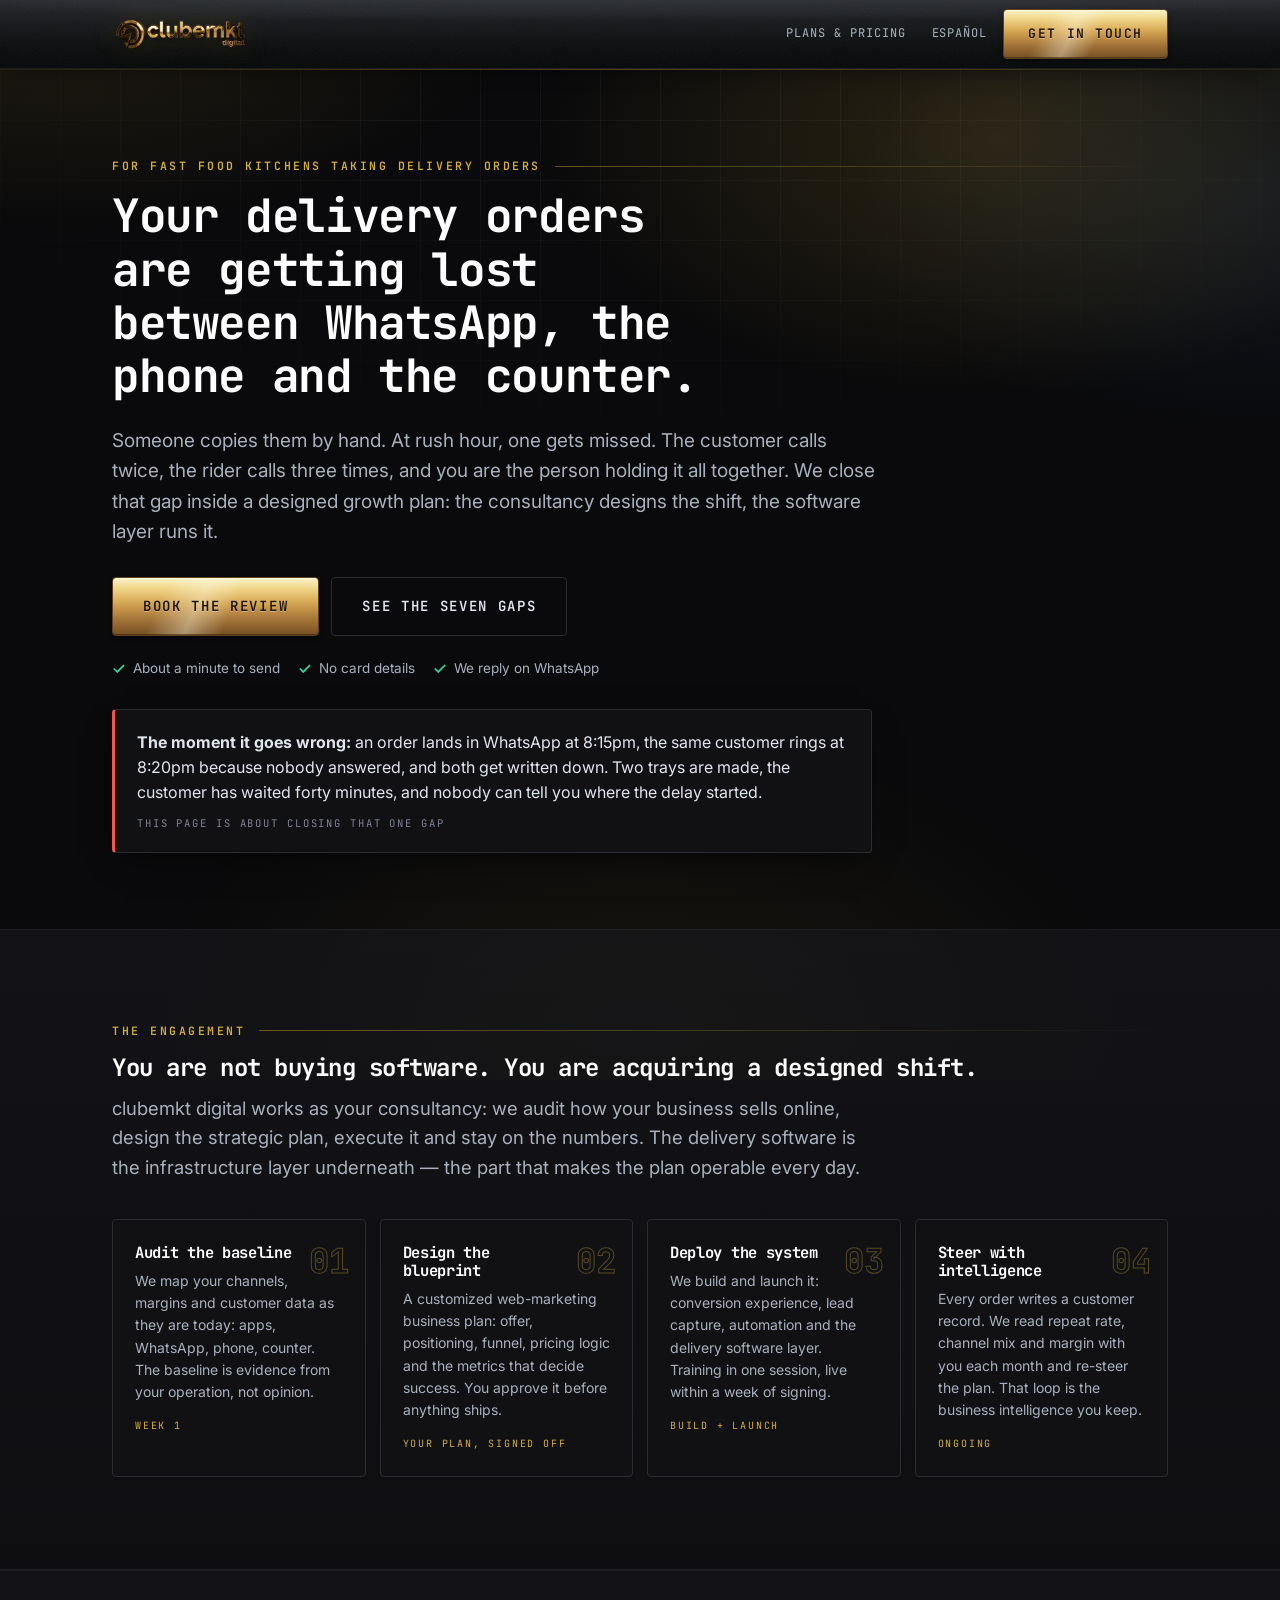
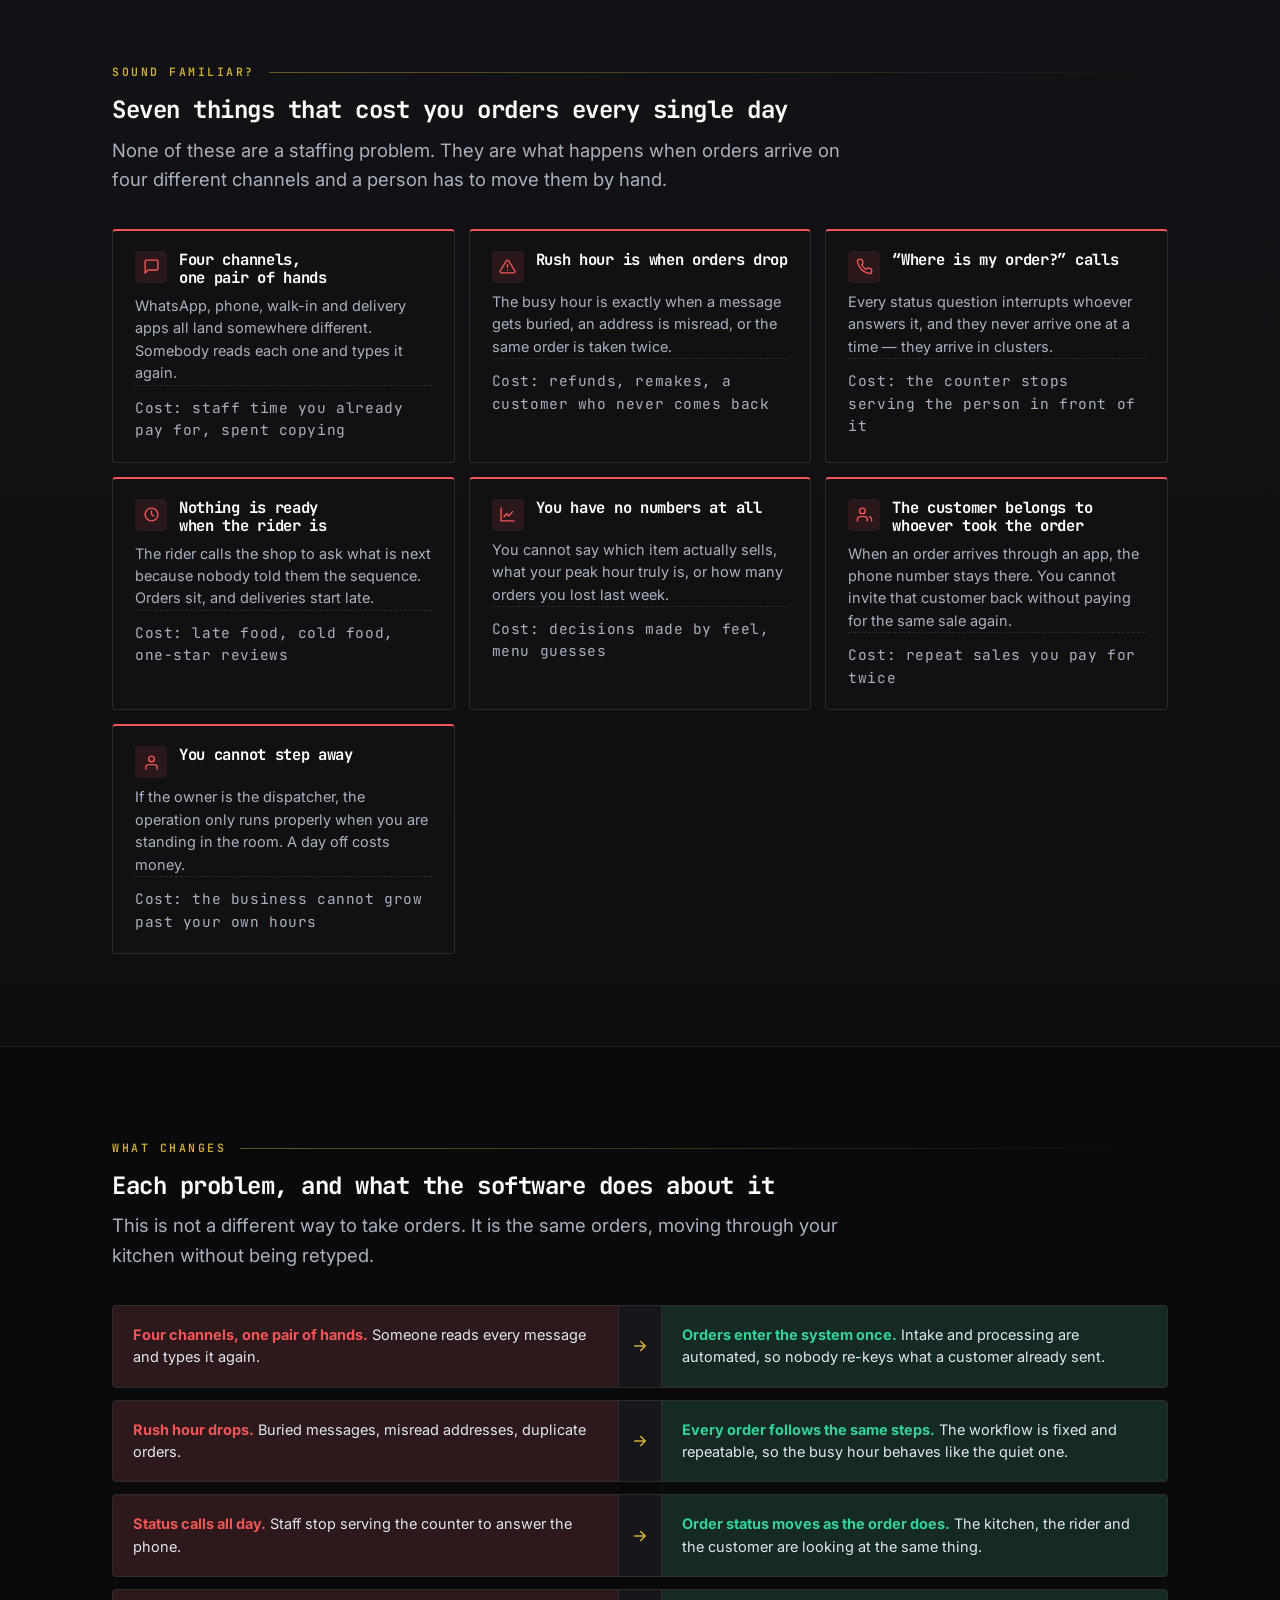
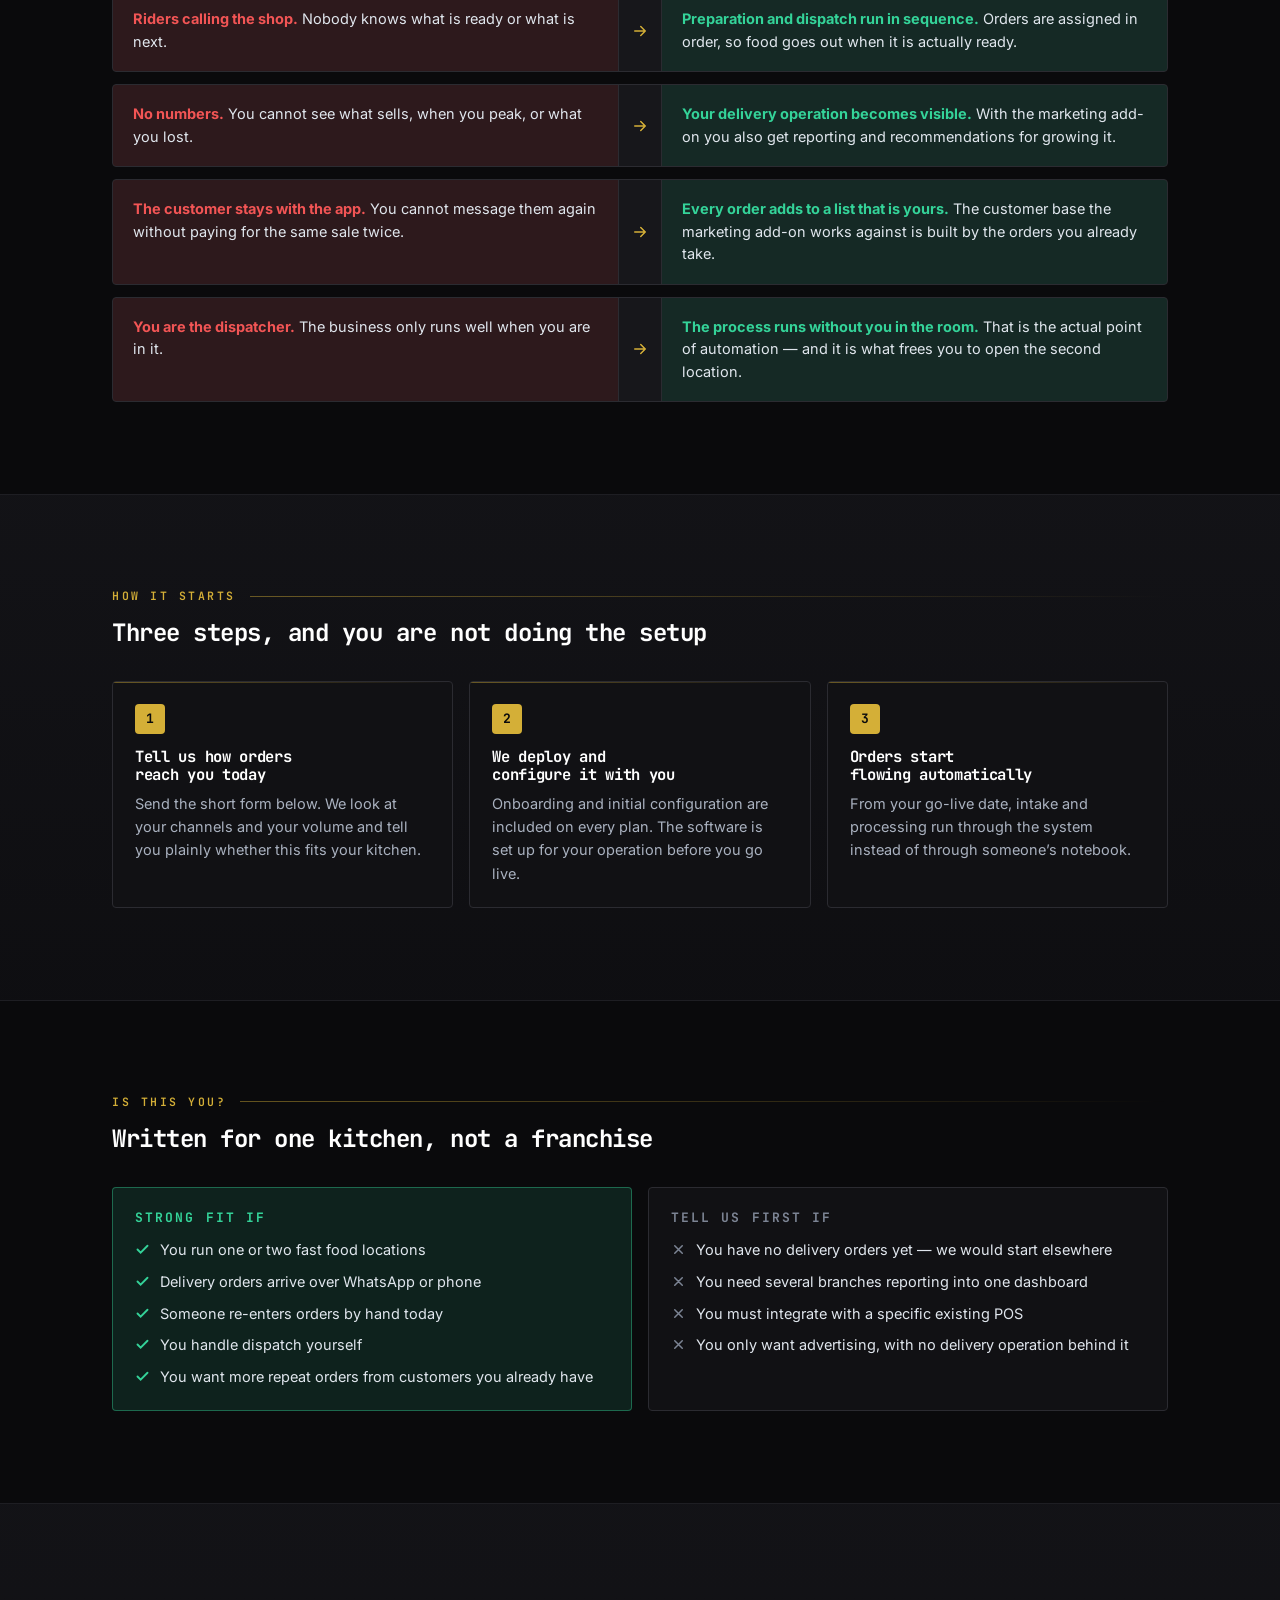
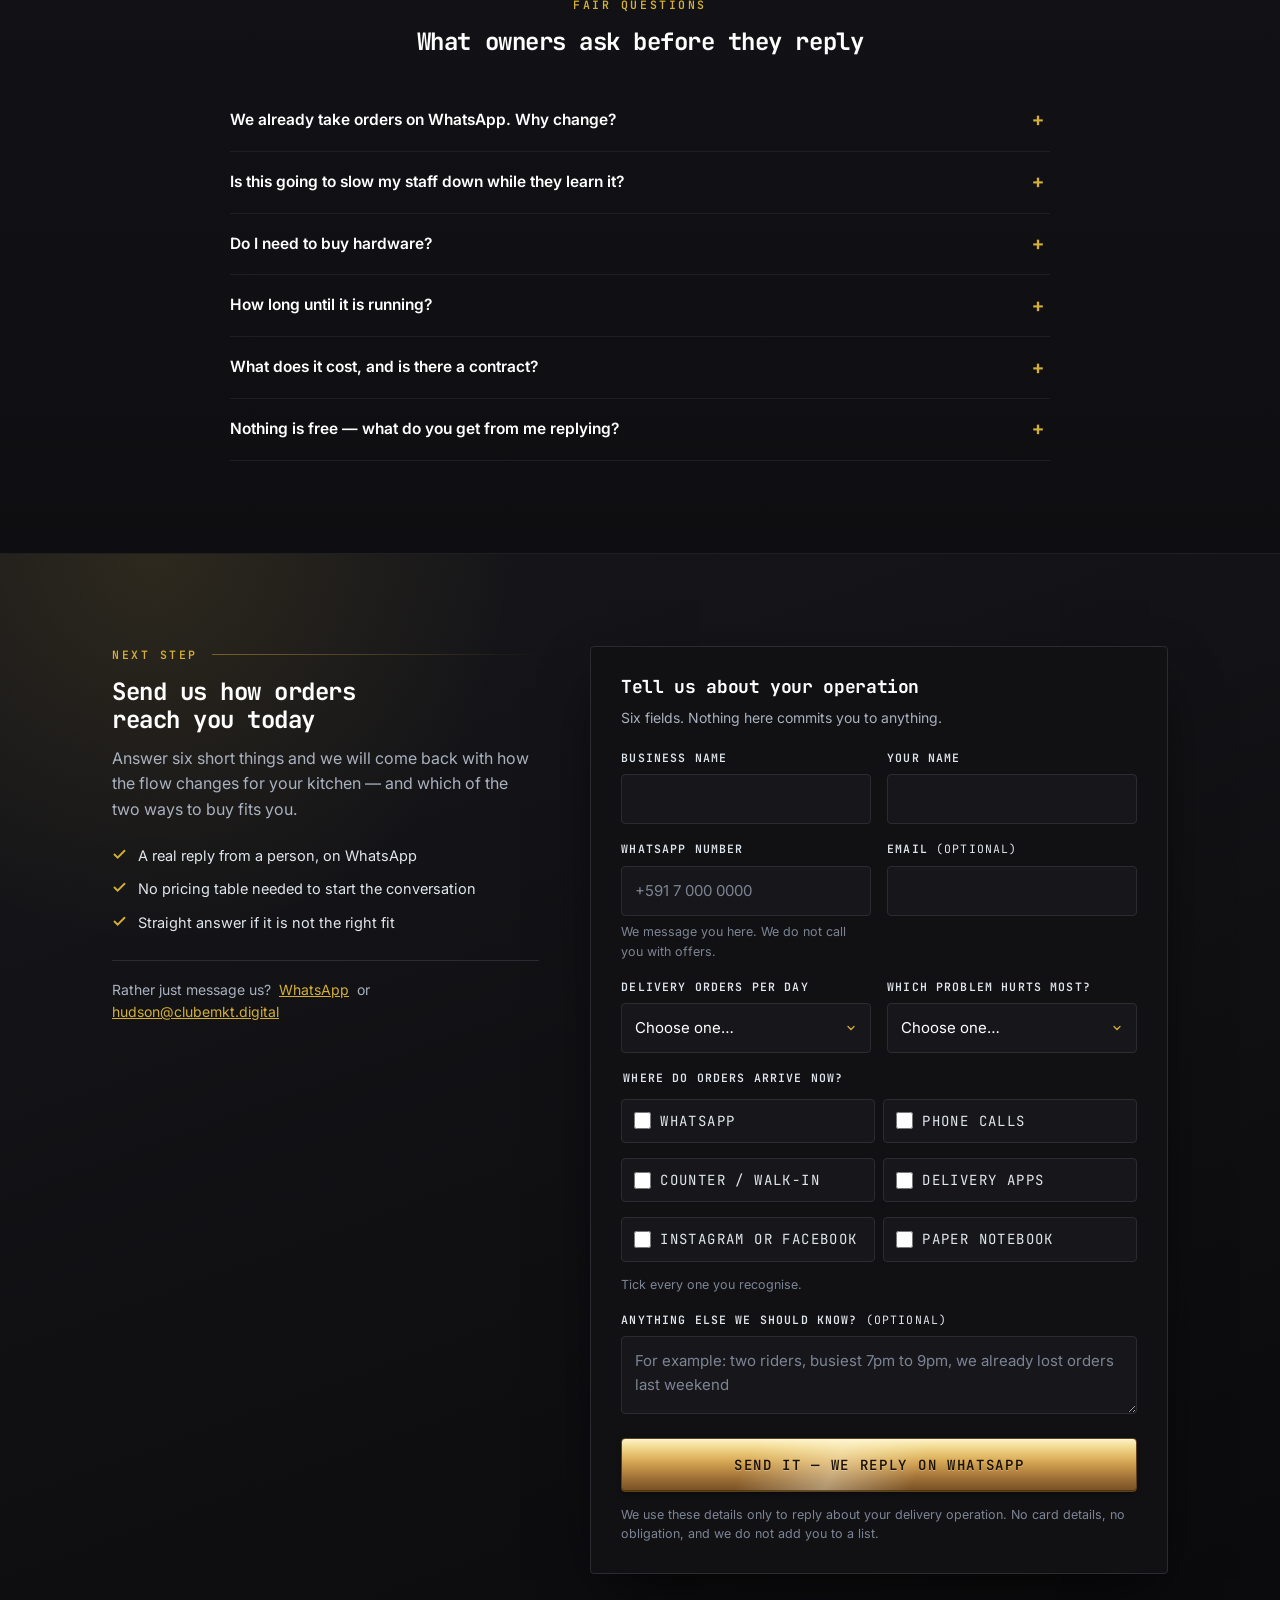
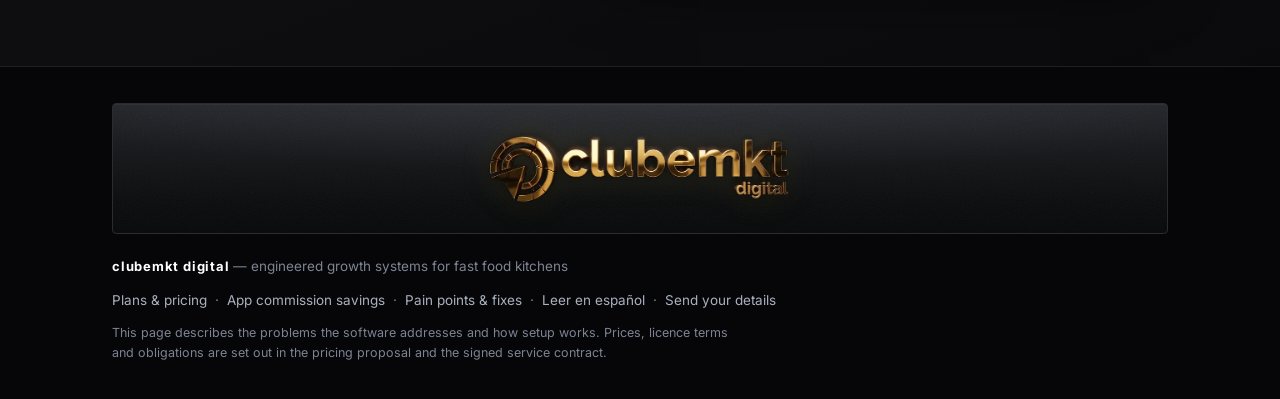
<file: landing/stop-losing-orders.html>
<!DOCTYPE html>
<html lang="en">
<head>
<meta charset="utf-8" />
<meta name="viewport" content="width=device-width, initial-scale=1" />
<title>Stop losing delivery orders at rush hour — delivery automation for fast food kitchens</title>
<meta name="description" content="Orders arriving over WhatsApp, phone and the counter get dropped, retyped and chased. See how delivery automation fixes that for a single fast food kitchen — before you look at pricing." />
<meta name="robots" content="index,follow" />
<link rel="alternate" hreflang="es" href="stop-losing-orders.es.html" />
<link rel="alternate" hreflang="en" href="stop-losing-orders.html" />
<link rel="icon" type="image/png" href="brand/clubemkt-mark-gold.png" />
<link rel="preconnect" href="https://fonts.googleapis.com" />
<link rel="preconnect" href="https://fonts.gstatic.com" crossorigin />
<link href="https://fonts.googleapis.com/css2?family=Inter:wght@400;500;600;700;800&family=JetBrains+Mono:wght@400;500;600;700&family=Syncopate:wght@400;700&display=swap" rel="stylesheet" />
<link rel="stylesheet" href="clubemkt.css?v=4" />
</head>

<body>
<a class="skip" href="#main">Skip to content</a>

<header class="site-header">
  <div class="wrap site-header__row">
    <a class="brand" href="index.html">
      <img class="brand__logo" src="brand/clubemkt-logo-header.png" alt="clubemkt digital" width="138" height="40" />
    </a>
    <div class="header__links">
      <a class="hlink" href="index.html">Plans &amp; pricing</a>
      <a class="hlink" href="stop-losing-orders.es.html" hreflang="es">Español</a>
      <a class="btn btn--primary" href="#signup">Get in touch</a>
    </div>
  </div>
</header>

<main id="main">

  <!-- ===================== HOOK ===================== -->
  <section class="hero">
    <div class="wrap hero__inner">
      <span class="eyebrow">For fast food kitchens taking delivery orders</span>
      <h1>Your delivery orders are getting lost between WhatsApp, the phone and the counter.</h1>
      <p class="lede">
        Someone copies them by hand. At rush hour, one gets missed. The customer calls twice, the rider calls
        three times, and you are the person holding it all together. We close that gap inside a designed growth plan: the consultancy designs the shift, the software layer runs it.
      </p>
      <div class="hero__cta">
        <a class="btn btn--primary btn--lg" href="#signup">Book the review</a>
        <a class="btn btn--ghost btn--lg" href="#pains">See the seven gaps</a>
      </div>
      <ul class="reassure">
        <li><svg width="14" height="14" viewBox="0 0 24 24" fill="none" stroke="currentColor" stroke-width="3" stroke-linecap="round"><path d="M20 6 9 17l-5-5"/></svg>About a minute to send</li>
        <li><svg width="14" height="14" viewBox="0 0 24 24" fill="none" stroke="currentColor" stroke-width="3" stroke-linecap="round"><path d="M20 6 9 17l-5-5"/></svg>No card details</li>
        <li><svg width="14" height="14" viewBox="0 0 24 24" fill="none" stroke="currentColor" stroke-width="3" stroke-linecap="round"><path d="M20 6 9 17l-5-5"/></svg>We reply on WhatsApp</li>
      </ul>

      <div class="quote">
        <p><strong>The moment it goes wrong:</strong> an order lands in WhatsApp at 8:15pm, the same customer rings at 8:20pm because nobody answered, and both get written down. Two trays are made, the customer has waited forty minutes, and nobody can tell you where the delay started.</p>
        <cite>This page is about closing that one gap</cite>
      </div>
    </div>
  </section>
  <!-- ===================== THE ENGAGEMENT ===================== -->
  <section class="section section--alt" id="method">
    <div class="wrap">
      <span class="eyebrow">The engagement</span>
      <h2>You are not buying software. You are acquiring a designed shift.</h2>
      <p class="lede">clubemkt digital works as your consultancy: we audit how your business sells online, design the
      strategic plan, execute it and stay on the numbers. The delivery software is the infrastructure layer underneath
      &mdash; the part that makes the plan operable every day.</p>
      <div class="method">
        <article class="phase">
          <h3>Audit the baseline</h3>
          <p>We map your channels, margins and customer data as they are today: apps, WhatsApp, phone, counter. The baseline is evidence from your operation, not opinion.</p>
          <span class="phase__tag">Week 1</span>
        </article>
        <article class="phase">
          <h3>Design the blueprint</h3>
          <p>A customized web-marketing business plan: offer, positioning, funnel, pricing logic and the metrics that decide success. You approve it before anything ships.</p>
          <span class="phase__tag">Your plan, signed off</span>
        </article>
        <article class="phase">
          <h3>Deploy the system</h3>
          <p>We build and launch it: conversion experience, lead capture, automation and the delivery software layer. Training in one session, live within a week of signing.</p>
          <span class="phase__tag">Build + launch</span>
        </article>
        <article class="phase">
          <h3>Steer with intelligence</h3>
          <p>Every order writes a customer record. We read repeat rate, channel mix and margin with you each month and re-steer the plan. That loop is the business intelligence you keep.</p>
          <span class="phase__tag">Ongoing</span>
        </article>
      </div>
    </div>
  </section>


  <!-- ===================== PAINS ===================== -->
  <section class="section section--alt" id="pains">
    <div class="wrap">
      <span class="eyebrow">Sound familiar?</span>
      <h2>Seven things that cost you orders every single day</h2>
      <p class="lede">None of these are a staffing problem. They are what happens when orders arrive on four different channels and a person has to move them by hand.</p>

      <div class="pains">
        <article class="pain">
          <div class="pain__head">
            <span class="pain__icon" aria-hidden="true"><svg width="17" height="17" viewBox="0 0 24 24" fill="none" stroke="currentColor" stroke-width="2" stroke-linecap="round" stroke-linejoin="round"><path d="M21 15a2 2 0 0 1-2 2H7l-4 4V5a2 2 0 0 1 2-2h14a2 2 0 0 1 2 2z"/></svg></span>
            <h3>Four channels, one pair of hands</h3>
          </div>
          <p>WhatsApp, phone, walk-in and delivery apps all land somewhere different. Somebody reads each one and types it again.</p>
          <p class="pain__cost">Cost: staff time you already pay for, spent copying</p>
        </article>

        <article class="pain">
          <div class="pain__head">
            <span class="pain__icon" aria-hidden="true"><svg width="17" height="17" viewBox="0 0 24 24" fill="none" stroke="currentColor" stroke-width="2" stroke-linecap="round" stroke-linejoin="round"><path d="M12 9v4M12 17h.01"/><path d="M10.3 3.9 1.8 18a2 2 0 0 0 1.7 3h17a2 2 0 0 0 1.7-3L13.7 3.9a2 2 0 0 0-3.4 0z"/></svg></span>
            <h3>Rush hour is when orders drop</h3>
          </div>
          <p>The busy hour is exactly when a message gets buried, an address is misread, or the same order is taken twice.</p>
          <p class="pain__cost">Cost: refunds, remakes, a customer who never comes back</p>
        </article>

        <article class="pain">
          <div class="pain__head">
            <span class="pain__icon" aria-hidden="true"><svg width="17" height="17" viewBox="0 0 24 24" fill="none" stroke="currentColor" stroke-width="2" stroke-linecap="round" stroke-linejoin="round"><path d="M22 16.9v3a2 2 0 0 1-2.2 2 19.8 19.8 0 0 1-8.6-3.1 19.5 19.5 0 0 1-6-6A19.8 19.8 0 0 1 2.1 4.2 2 2 0 0 1 4.1 2h3a2 2 0 0 1 2 1.7c.1 1 .4 1.9.7 2.8a2 2 0 0 1-.5 2.1L8.1 9.9a16 16 0 0 0 6 6l1.3-1.2a2 2 0 0 1 2.1-.5c.9.3 1.8.6 2.8.7a2 2 0 0 1 1.7 2z"/></svg></span>
            <h3>&ldquo;Where is my order?&rdquo; calls</h3>
          </div>
          <p>Every status question interrupts whoever answers it, and they never arrive one at a time &mdash; they arrive in clusters.</p>
          <p class="pain__cost">Cost: the counter stops serving the person in front of it</p>
        </article>

        <article class="pain">
          <div class="pain__head">
            <span class="pain__icon" aria-hidden="true"><svg width="17" height="17" viewBox="0 0 24 24" fill="none" stroke="currentColor" stroke-width="2" stroke-linecap="round" stroke-linejoin="round"><circle cx="12" cy="12" r="9"/><path d="M12 7v5l3 2"/></svg></span>
            <h3>Nothing is ready when the rider is</h3>
          </div>
          <p>The rider calls the shop to ask what is next because nobody told them the sequence. Orders sit, and deliveries start late.</p>
          <p class="pain__cost">Cost: late food, cold food, one-star reviews</p>
        </article>

        <article class="pain">
          <div class="pain__head">
            <span class="pain__icon" aria-hidden="true"><svg width="17" height="17" viewBox="0 0 24 24" fill="none" stroke="currentColor" stroke-width="2" stroke-linecap="round" stroke-linejoin="round"><path d="M3 3v18h18"/><path d="M7 15l4-4 3 3 5-6"/></svg></span>
            <h3>You have no numbers at all</h3>
          </div>
          <p>You cannot say which item actually sells, what your peak hour truly is, or how many orders you lost last week.</p>
          <p class="pain__cost">Cost: decisions made by feel, menu guesses</p>
        </article>

        <article class="pain">
          <div class="pain__head">
            <span class="pain__icon" aria-hidden="true"><svg width="17" height="17" viewBox="0 0 24 24" fill="none" stroke="currentColor" stroke-width="2" stroke-linecap="round" stroke-linejoin="round"><path d="M16 21v-2a4 4 0 0 0-4-4H6a4 4 0 0 0-4 4v2"/><circle cx="9" cy="7" r="4"/><path d="M22 21v-2a4 4 0 0 0-3-3.9"/></svg></span>
            <h3>The customer belongs to whoever took the order</h3>
          </div>
          <p>When an order arrives through an app, the phone number stays there. You cannot invite that customer back without paying for the same sale again.</p>
          <p class="pain__cost">Cost: repeat sales you pay for twice</p>
        </article>

        <article class="pain">
          <div class="pain__head">
            <span class="pain__icon" aria-hidden="true"><svg width="17" height="17" viewBox="0 0 24 24" fill="none" stroke="currentColor" stroke-width="2" stroke-linecap="round" stroke-linejoin="round"><path d="M20 21v-2a4 4 0 0 0-4-4H8a4 4 0 0 0-4 4v2"/><circle cx="12" cy="7" r="4"/></svg></span>
            <h3>You cannot step away</h3>
          </div>
          <p>If the owner is the dispatcher, the operation only runs properly when you are standing in the room. A day off costs money.</p>
          <p class="pain__cost">Cost: the business cannot grow past your own hours</p>
        </article>
      </div>
    </div>
  </section>

  <!-- ===================== PAIN -> SOLUTION ===================== -->
  <section class="section" id="fixes">
    <div class="wrap">
      <span class="eyebrow">What changes</span>
      <h2>Each problem, and what the software does about it</h2>
      <p class="lede">This is not a different way to take orders. It is the same orders, moving through your kitchen without being retyped.</p>

      <div class="fixes">
        <div class="fix">
          <div class="fix__before"><strong>Four channels, one pair of hands.</strong> Someone reads every message and types it again.</div>
          <div class="fix__arrow" aria-hidden="true"><svg width="18" height="18" viewBox="0 0 24 24" fill="none" stroke="currentColor" stroke-width="2" stroke-linecap="round" stroke-linejoin="round"><path d="M5 12h14M13 6l6 6-6 6"/></svg></div>
          <div class="fix__after"><strong>Orders enter the system once.</strong> Intake and processing are automated, so nobody re-keys what a customer already sent.</div>
        </div>

        <div class="fix">
          <div class="fix__before"><strong>Rush hour drops.</strong> Buried messages, misread addresses, duplicate orders.</div>
          <div class="fix__arrow" aria-hidden="true"><svg width="18" height="18" viewBox="0 0 24 24" fill="none" stroke="currentColor" stroke-width="2" stroke-linecap="round" stroke-linejoin="round"><path d="M5 12h14M13 6l6 6-6 6"/></svg></div>
          <div class="fix__after"><strong>Every order follows the same steps.</strong> The workflow is fixed and repeatable, so the busy hour behaves like the quiet one.</div>
        </div>

        <div class="fix">
          <div class="fix__before"><strong>Status calls all day.</strong> Staff stop serving the counter to answer the phone.</div>
          <div class="fix__arrow" aria-hidden="true"><svg width="18" height="18" viewBox="0 0 24 24" fill="none" stroke="currentColor" stroke-width="2" stroke-linecap="round" stroke-linejoin="round"><path d="M5 12h14M13 6l6 6-6 6"/></svg></div>
          <div class="fix__after"><strong>Order status moves as the order does.</strong> The kitchen, the rider and the customer are looking at the same thing.</div>
        </div>

        <div class="fix">
          <div class="fix__before"><strong>Riders calling the shop.</strong> Nobody knows what is ready or what is next.</div>
          <div class="fix__arrow" aria-hidden="true"><svg width="18" height="18" viewBox="0 0 24 24" fill="none" stroke="currentColor" stroke-width="2" stroke-linecap="round" stroke-linejoin="round"><path d="M5 12h14M13 6l6 6-6 6"/></svg></div>
          <div class="fix__after"><strong>Preparation and dispatch run in sequence.</strong> Orders are assigned in order, so food goes out when it is actually ready.</div>
        </div>

        <div class="fix">
          <div class="fix__before"><strong>No numbers.</strong> You cannot see what sells, when you peak, or what you lost.</div>
          <div class="fix__arrow" aria-hidden="true"><svg width="18" height="18" viewBox="0 0 24 24" fill="none" stroke="currentColor" stroke-width="2" stroke-linecap="round" stroke-linejoin="round"><path d="M5 12h14M13 6l6 6-6 6"/></svg></div>
          <div class="fix__after"><strong>Your delivery operation becomes visible.</strong> With the marketing add-on you also get reporting and recommendations for growing it.</div>
        </div>

        <div class="fix">
          <div class="fix__before"><strong>The customer stays with the app.</strong> You cannot message them again without paying for the same sale twice.</div>
          <div class="fix__arrow" aria-hidden="true"><svg width="18" height="18" viewBox="0 0 24 24" fill="none" stroke="currentColor" stroke-width="2" stroke-linecap="round" stroke-linejoin="round"><path d="M5 12h14M13 6l6 6-6 6"/></svg></div>
          <div class="fix__after"><strong>Every order adds to a list that is yours.</strong> The customer base the marketing add-on works against is built by the orders you already take.</div>
        </div>

        <div class="fix">
          <div class="fix__before"><strong>You are the dispatcher.</strong> The business only runs well when you are in it.</div>
          <div class="fix__arrow" aria-hidden="true"><svg width="18" height="18" viewBox="0 0 24 24" fill="none" stroke="currentColor" stroke-width="2" stroke-linecap="round" stroke-linejoin="round"><path d="M5 12h14M13 6l6 6-6 6"/></svg></div>
          <div class="fix__after"><strong>The process runs without you in the room.</strong> That is the actual point of automation &mdash; and it is what frees you to open the second location.</div>
        </div>
      </div>
    </div>
  </section>

  <!-- ===================== HOW IT STARTS ===================== -->
  <section class="section section--alt" id="how">
    <div class="wrap">
      <span class="eyebrow">How it starts</span>
      <h2>Three steps, and you are not doing the setup</h2>
      <div class="steps">
        <article class="step">
          <span class="step__num" aria-hidden="true">1</span>
          <h3>Tell us how orders reach you today</h3>
          <p>Send the short form below. We look at your channels and your volume and tell you plainly whether this fits your kitchen.</p>
        </article>
        <article class="step">
          <span class="step__num" aria-hidden="true">2</span>
          <h3>We deploy and configure it with you</h3>
          <p>Onboarding and initial configuration are included on every plan. The software is set up for your operation before you go live.</p>
        </article>
        <article class="step">
          <span class="step__num" aria-hidden="true">3</span>
          <h3>Orders start flowing automatically</h3>
          <p>From your go-live date, intake and processing run through the system instead of through someone&rsquo;s notebook.</p>
        </article>
      </div>
    </div>
  </section>

  <!-- ===================== QUALIFIER ===================== -->
  <section class="section" id="qualify">
    <div class="wrap">
      <span class="eyebrow">Is this you?</span>
      <h2>Written for one kitchen, not a franchise</h2>
      <div class="qualify">
        <div class="qual qual--yes">
          <h3>Strong fit if</h3>
          <ul>
            <li><svg width="15" height="15" viewBox="0 0 24 24" fill="none" stroke="currentColor" stroke-width="3" stroke-linecap="round"><path d="M20 6 9 17l-5-5"/></svg><span>You run one or two fast food locations</span></li>
            <li><svg width="15" height="15" viewBox="0 0 24 24" fill="none" stroke="currentColor" stroke-width="3" stroke-linecap="round"><path d="M20 6 9 17l-5-5"/></svg><span>Delivery orders arrive over WhatsApp or phone</span></li>
            <li><svg width="15" height="15" viewBox="0 0 24 24" fill="none" stroke="currentColor" stroke-width="3" stroke-linecap="round"><path d="M20 6 9 17l-5-5"/></svg><span>Someone re-enters orders by hand today</span></li>
            <li><svg width="15" height="15" viewBox="0 0 24 24" fill="none" stroke="currentColor" stroke-width="3" stroke-linecap="round"><path d="M20 6 9 17l-5-5"/></svg><span>You handle dispatch yourself</span></li>
            <li><svg width="15" height="15" viewBox="0 0 24 24" fill="none" stroke="currentColor" stroke-width="3" stroke-linecap="round"><path d="M20 6 9 17l-5-5"/></svg><span>You want more repeat orders from customers you already have</span></li>
          </ul>
        </div>
        <div class="qual qual--no">
          <h3>Tell us first if</h3>
          <ul>
            <li><svg width="15" height="15" viewBox="0 0 24 24" fill="none" stroke="currentColor" stroke-width="2.4" stroke-linecap="round"><path d="M6 6l12 12M18 6 6 18"/></svg><span>You have no delivery orders yet &mdash; we would start elsewhere</span></li>
            <li><svg width="15" height="15" viewBox="0 0 24 24" fill="none" stroke="currentColor" stroke-width="2.4" stroke-linecap="round"><path d="M6 6l12 12M18 6 6 18"/></svg><span>You need several branches reporting into one dashboard</span></li>
            <li><svg width="15" height="15" viewBox="0 0 24 24" fill="none" stroke="currentColor" stroke-width="2.4" stroke-linecap="round"><path d="M6 6l12 12M18 6 6 18"/></svg><span>You must integrate with a specific existing POS</span></li>
            <li><svg width="15" height="15" viewBox="0 0 24 24" fill="none" stroke="currentColor" stroke-width="2.4" stroke-linecap="round"><path d="M6 6l12 12M18 6 6 18"/></svg><span>You only want advertising, with no delivery operation behind it</span></li>
          </ul>
        </div>
      </div>
    </div>
  </section>

  <!-- ===================== FAQ / OBJECTIONS ===================== -->
  <section class="section section--alt" id="faq">
    <div class="wrap">
      <div class="center" style="text-align:center">
        <span class="eyebrow">Fair questions</span>
        <h2>What owners ask before they reply</h2>
      </div>
      <div class="faq">
        <details>
          <summary>We already take orders on WhatsApp. Why change?</summary>
          <p>WhatsApp is fine for the customer and hard for the kitchen. The problem is not receiving the order &mdash; it is that a person then has to move it into preparation, into a rider&rsquo;s hands and into a record. Automation keeps WhatsApp as the front door and removes the copying behind it.</p>
        </details>
        <details>
          <summary>Is this going to slow my staff down while they learn it?</summary>
          <p>Setup and initial configuration are done with you during onboarding, before go-live, so your team meets a system that already matches how your kitchen works.</p>
          <p style="margin-top:10px">Training is one working session, and your staff are taking orders on it the same day. There is no learning curve to ride out in the middle of service.</p>
        </details>
        <details>
          <summary>Do I need to buy hardware?</summary>
          <p>No. It runs on the phones and computers you already own, connected to the order channels you already use. There is no terminal to buy and nothing new to install at the counter.</p>
          <p style="margin-top:10px">We will state this plainly in your quote so there is no surprise cost after signing.</p>
        </details>
        <details>
          <summary>How long until it is running?</summary>
          <p>Usually within a week of signing. The work is configuration, not development: your menu, your channels, your staff logins. The date is agreed before you sign, not after.</p>
          <p style="margin-top:10px">The full year of licence included with the Full Package starts on your go-live date, not on the day you sign.</p>
        </details>
        <details>
          <summary>What does it cost, and is there a contract?</summary>
          <p>Two ways to buy: pay once for a full year of licence with no monthly fee, or start with a lower upfront amount and pay monthly. Rights and obligations sit in the signed service contract, and you see the terms before you commit.</p>
          <p style="margin-top:10px"><a href="index.html">See the plans and pricing &rarr;</a></p>
        </details>
        <details>
          <summary>Nothing is free &mdash; what do you get from me replying?</summary>
          <p>We get enough detail to tell you honestly whether this fits. If it does not, we say so rather than sell you something.</p>
        </details>
      </div>
    </div>
  </section>

  <!-- ===================== LEAD CAPTURE ===================== -->
  <section class="section capture" id="signup">
    <div class="wrap capture__grid">
      <div>
        <span class="eyebrow">Next step</span>
        <h2>Send us how orders reach you today</h2>
        <p class="sub">Answer six short things and we will come back with how the flow changes for your kitchen &mdash; and which of the two ways to buy fits you.</p>
        <ul class="capture__list">
          <li><svg width="15" height="15" viewBox="0 0 24 24" fill="none" stroke="currentColor" stroke-width="3" stroke-linecap="round"><path d="M20 6 9 17l-5-5"/></svg><span>A real reply from a person, on WhatsApp</span></li>
          <li><svg width="15" height="15" viewBox="0 0 24 24" fill="none" stroke="currentColor" stroke-width="3" stroke-linecap="round"><path d="M20 6 9 17l-5-5"/></svg><span>No pricing table needed to start the conversation</span></li>
          <li><svg width="15" height="15" viewBox="0 0 24 24" fill="none" stroke="currentColor" stroke-width="3" stroke-linecap="round"><path d="M20 6 9 17l-5-5"/></svg><span>Straight answer if it is not the right fit</span></li>
        </ul>
        <p class="capture__alt">
          Rather just message us?&nbsp; <span id="altContact">Fill the form above and we reply on WhatsApp. Direct contact links appear here once the details below the CONFIG line in this page are real.</span>
        </p>
      </div>

      <div class="formcard">
        <h3>Tell us about your operation</h3>
        <p>Six fields. Nothing here commits you to anything.</p>

        <form id="leadForm" novalidate>
          <div class="row2">
            <div class="field">
              <label for="business">Business name</label>
              <input type="text" id="business" name="business" autocomplete="organization" required />
              <p class="err">Please add the name of the kitchen.</p>
            </div>
            <div class="field">
              <label for="contact">Your name</label>
              <input type="text" id="contact" name="contact" autocomplete="name" required />
              <p class="err">Please add your name.</p>
            </div>
          </div>

          <div class="row2">
            <div class="field">
              <label for="phone">WhatsApp number</label>
              <input type="tel" id="phone" name="phone" autocomplete="tel" placeholder="+591 7 000 0000" required />
              <p class="err">We need a number to reply on.</p>
              <p class="hint">We message you here. We do not call you with offers.</p>
            </div>
            <div class="field">
              <label for="email">Email <span style="font-weight:400;color:var(--ink-400)">(optional)</span></label>
              <input type="email" id="email" name="email" autocomplete="email" />
              <p class="err">That email address looks incomplete.</p>
            </div>
          </div>

          <div class="row2">
            <div class="field">
              <label for="volume">Delivery orders per day</label>
              <select id="volume" name="volume" required>
                <option value="">Choose one&hellip;</option>
                <option>Fewer than 20</option>
                <option>20 to 50</option>
                <option>50 to 100</option>
                <option>More than 100</option>
                <option>Too irregular to know</option>
              </select>
              <p class="err">Pick the closest number.</p>
            </div>
            <div class="field">
              <label for="pain">Which problem hurts most?</label>
              <select id="pain" name="pain" required>
                <option value="">Choose one&hellip;</option>
                <option>Orders dropped at rush hour</option>
                <option>Staff retyping orders by hand</option>
                <option>&ldquo;Where is my order?&rdquo; calls</option>
                <option>Riders not knowing what is ready</option>
                <option>I cannot step away from dispatch</option>
                <option>No numbers on what actually sells</option>
                <option>Not enough repeat customers</option>
              </select>
              <p class="err">Pick the one that costs you most.</p>
            </div>
          </div>

          <fieldset>
            <legend class="legend">Where do orders arrive now?</legend>
            <div class="checks">
              <label class="check"><input type="checkbox" name="channel" value="WhatsApp" /> WhatsApp</label>
              <label class="check"><input type="checkbox" name="channel" value="Phone" /> Phone calls</label>
              <label class="check"><input type="checkbox" name="channel" value="Counter" /> Counter / walk-in</label>
              <label class="check"><input type="checkbox" name="channel" value="Delivery apps" /> Delivery apps</label>
              <label class="check"><input type="checkbox" name="channel" value="Instagram or Facebook" /> Instagram or Facebook</label>
              <label class="check"><input type="checkbox" name="channel" value="Paper notebook" /> Paper notebook</label>
            </div>
            <p class="hint">Tick every one you recognise.</p>
          </fieldset>

          <div class="field">
            <label for="notes">Anything else we should know? <span style="font-weight:400;color:var(--ink-400)">(optional)</span></label>
            <textarea id="notes" name="notes" placeholder="For example: two riders, busiest 7pm to 9pm, we already lost orders last weekend"></textarea>
          </div>

          <button class="btn btn--primary btn--lg btn--block" type="submit">Send it &mdash; we reply on WhatsApp</button>
          <p class="consent">
            We use these details only to reply about your delivery operation. No card details, no obligation, and we
            do not add you to a list.
          </p>

          <div class="status" id="statusBox" role="status" aria-live="polite"></div>
        </form>
      </div>
    </div>
  </section>
</main>

<footer class="site-footer">
  <div class="wrap">
        <div class="brandplate"><img src="brand/clubemkt-logo-header.png" alt="clubemkt digital" width="320" height="93" loading="lazy" /></div>
<div class="site-footer__row">
      <div><strong>clubemkt digital</strong> &mdash; engineered growth systems for fast food kitchens</div>
      <div><a href="index.html">Plans &amp; pricing</a> &nbsp;&middot;&nbsp; <a href="stop-paying-commission.html">App commission savings</a> &nbsp;&middot;&nbsp; <a href="pain-points.html">Pain points &amp; fixes</a> &nbsp;&middot;&nbsp; <a href="stop-losing-orders.es.html" hreflang="es">Leer en espa&ntilde;ol</a> &nbsp;&middot;&nbsp; <a href="#signup">Send your details</a></div>
    </div>
    <p style="margin:12px 0 0; font-size:12.5px; color:var(--muted-2); max-width:78ch">
      This page describes the problems the software addresses and how setup works. Prices, licence terms and obligations
      are set out in the pricing proposal and the signed service contract.
    </p>
  </div>
</footer>

<script>
(function () {
  var form = document.getElementById('leadForm');
  var box = document.getElementById('statusBox');

  /* ===================== CONFIG =====================
     This is the only place contact details live. A value still wrapped in [brackets]
     counts as unset: the page then renders no link for it and the form falls back to
     the copy-and-send panel, so a placeholder can never become a dead link. */
  var CONFIG = {
    endpoint: '/api/lead',                         // clubemkt-leads.service on the VPS, POST only
    email: 'hudson@clubemkt.digital',
    whatsappCountryCode: '591',
    whatsappNumber: '76451489',
    source: 'delivery automation landing page'
  };

  function filled(v) {
    var s = String(v === undefined || v === null ? '' : v);
    return s.length > 0 && s.indexOf('[') === -1 && s.indexOf(']') === -1;
  }
  function digits(v) { return String(v || '').replace(/\D/g, ''); }
  function waHref(prefill) {
    var n = digits(CONFIG.whatsappCountryCode) + digits(CONFIG.whatsappNumber);
    if (!/^[0-9]{8,15}$/.test(n)) return '';
    return 'https://wa.me/' + n + (prefill ? '?text=' + encodeURIComponent(prefill) : '');
  }
  function esc(s) {
    return String(s).replace(/&/g, '&amp;').replace(/</g, '&lt;').replace(/>/g, '&gt;').replace(/"/g, '&quot;');
  }
  function buildDirectLinks() {
    var host = document.getElementById('altContact');
    if (!host) return;
    var parts = [];
    var wa = waHref('');
    if (wa) parts.push('<a href="' + wa + '" target="_blank" rel="noopener">WhatsApp</a>');
    if (filled(CONFIG.email)) parts.push('<a href="mailto:' + esc(CONFIG.email) + '">' + esc(CONFIG.email) + '</a>');
    if (parts.length) host.innerHTML = parts.join(' &nbsp;or&nbsp; ');
  }

  function val(id) { var el = document.getElementById(id); return el ? el.value.trim() : ''; }

  /* Same rules the server would apply, run here so nobody loses a form to a round trip. */
  var RULES = {
    business: function (v) { return v.length >= 2 ? '' : 'Please add the name of the kitchen.'; },
    contact: function (v) { return v.length >= 2 ? '' : 'Please add your name.'; },
    phone: function (v) { var d = digits(v); return (d.length >= 7 && d.length <= 15) ? '' : 'We need a WhatsApp number with 7 to 15 digits.'; },
    volume: function (v) { return v ? '' : 'Pick the closest number.'; },
    pain: function (v) { return v ? '' : 'Pick the one that costs you most.'; },
    email: function (v) { return (v === '' || /^[^\s@]+@[^\s@]+\.[^\s@]{2,}$/.test(v)) ? '' : 'That email address looks incomplete.'; }
  };

  function valid() {
    var firstBad = null;
    Object.keys(RULES).forEach(function (id) {
      var el = document.getElementById(id);
      if (!el) return;
      var msg = RULES[id](el.value.trim());
      var field = el.closest('.field');
      field.setAttribute('data-invalid', String(msg !== ''));
      if (msg) { var err = field.querySelector('.err'); if (err) err.textContent = msg; }
      if (msg && !firstBad) firstBad = el;
    });
    if (firstBad) firstBad.focus();
    return firstBad === null;
  }

  function clamp(v, max) { return String(v || '').trim().slice(0, max); }

  function payload() {
    var channels = Array.prototype.slice.call(form.querySelectorAll('input[name="channel"]:checked')).map(function (c) { return c.value; });
    return {
      business: clamp(val('business'), 120),
      contact: clamp(val('contact'), 120),
      phone: clamp(val('phone'), 24),
      email: clamp(val('email'), 160),
      volume: clamp(val('volume'), 40),
      pain: clamp(val('pain'), 80),
      channels: channels,
      notes: clamp(val('notes'), 800),
      lang: document.documentElement.lang || 'en',
      source: CONFIG.source
    };
  }

  function compose() {
    var channels = Array.prototype.slice.call(form.querySelectorAll('input[name="channel"]:checked')).map(function (c) { var l = c.closest('label'); return l ? l.textContent.trim() : c.value; });
    return [
      'Business: ' + val('business'),
      'Contact: ' + val('contact'),
      'WhatsApp: ' + val('phone'),
      'Email: ' + (val('email') || '(not given)'),
      'Orders per day: ' + val('volume'),
      'Biggest problem: ' + val('pain'),
      'Order channels today: ' + (channels.length ? channels.join(', ') : '(none ticked)'),
      'Notes: ' + (val('notes') || '(none)')
    ].join('\n');
  }

  function show(html, kind) {
    box.innerHTML = html;
    box.setAttribute('data-show', 'true');
    box.className = 'status status--' + (kind || 'ok');
    box.scrollIntoView({ block: 'nearest', behavior: 'smooth' });
  }

  function wireCopy() {
    var copy = document.getElementById('copyBtn');
    if (!copy) return;
    copy.addEventListener('click', function () {
      var ta = box.querySelector('textarea');
      ta.removeAttribute('readonly');
      ta.select();
      var done = function (ok) { copy.textContent = ok ? 'Copied — now paste it in an email or WhatsApp' : 'Select the text and copy it manually'; };
      if (navigator.clipboard && navigator.clipboard.writeText) {
        navigator.clipboard.writeText(ta.value).then(function () { done(true); }, function () { done(false); });
      } else {
        try { done(document.execCommand('copy')); } catch (err) { done(false); }
      }
      ta.setAttribute('readonly', 'readonly');
    });
  }

  // The composed text exists so a lead still has a way to reach us when POST has nowhere to go.
  function fallbackPanel(body, reason) {
    var subject = 'New enquiry \u2014 ' + val('business');
    var mailHref = filled(CONFIG.email)
      ? 'mailto:' + CONFIG.email + '?subject=' + encodeURIComponent(subject) +
        '&body=' + encodeURIComponent(body + '\n\n\u2014 sent from the ' + CONFIG.source)
      : '';
    var whats = waHref(body);
    show(
      '<h4>' + esc(reason) + '</h4>' +
      '<p style="margin:0">Nothing is lost. Copy the text below and send it to us &mdash; we read every one of these by hand.</p>' +
      '<div class="fallback__actions">' +
        (mailHref ? '<a class="btn btn--ghost" href="' + mailHref + '">Open in my mail app</a>' : '') +
        (whats ? '<a class="btn btn--ghost" href="' + whats + '" target="_blank" rel="noopener">Open in WhatsApp</a>' : '') +
      '</div>' +
      '<textarea readonly rows="8" onclick="this.select()">' + esc(body) + '</textarea>' +
      '<button class="btn btn--ghost" type="button" id="copyBtn">Copy these details</button>'
    );
    wireCopy();
  }

  form.addEventListener('submit', function (e) {
    e.preventDefault();
    if (!valid()) return;

    var body = compose();
    var btn = form.querySelector('button[type="submit"]');

    if (!filled(CONFIG.endpoint)) {
      fallbackPanel(body, 'This page is not wired to a lead inbox yet');
      return;
    }

    if (btn) btn.disabled = true;
    show('<h4>Sending&hellip;</h4><p style="margin:0">One moment.</p>', 'warn');

    fetch(CONFIG.endpoint, {
      method: 'POST',
      headers: { 'content-type': 'application/json' },
      body: JSON.stringify(payload())
    }).then(function (r) {
      return r.json().then(
        function (d) { return { status: r.status, data: d || {} }; },
        function () { return { status: r.status, data: {} }; }
      );
    }).then(function (res) {
      if (res.status >= 200 && res.status < 300 && res.data.ok) {
        var whats = waHref(body);
        show(
          '<h4>Logged \u2014 we reply on WhatsApp</h4>' +
          '<p style="margin:0">We have your details and will message the number you gave. To make sure we see it today, send this text as well:</p>' +
          (whats ? '<a class="btn btn--ghost" href="' + whats + '" target="_blank" rel="noopener">Open in WhatsApp</a>' : '') +
          '<textarea readonly rows="8" onclick="this.select()">' + esc(body) + '</textarea>'
        );
      } else if (res.status === 409) {
        show('<h4>Already received</h4><p style="margin:0">That WhatsApp number came in a few minutes ago. We will reply to it &mdash; there is no need to send twice.</p>', 'warn');
      } else if (res.status === 422) {
        show('<h4>One field needs a look</h4><p style="margin:0">The server rejected: ' + esc((res.data.fields || []).join(', ') || 'details') + '. Correct it and send again.</p>', 'bad');
      } else if (res.status === 501) {
        fallbackPanel(body, 'Lead storage is not connected yet');
      } else {
        fallbackPanel(body, 'Something went wrong sending that');
      }
    }, function () {
      fallbackPanel(body, 'We could not reach the server');
    }).then(function () {
      if (btn) btn.disabled = false;
    });
  });

  form.addEventListener('input', function (e) {
    var f = e.target.closest('.field');
    if (f && f.getAttribute('data-invalid') === 'true' && e.target.value.trim() !== '') f.setAttribute('data-invalid', 'false');
  });

  buildDirectLinks();
})();
</script>

<script>
  (function () {
    var reduce = window.matchMedia && window.matchMedia('(prefers-reduced-motion: reduce)').matches;
    if (!reduce && 'IntersectionObserver' in window) {
      var targets = document.querySelectorAll('.card, .phase, .plan, .pain, .step, .fix, .qual');
      var io = new IntersectionObserver(function (entries) {
        entries.forEach(function (en) {
          if (en.isIntersecting) { en.target.classList.add('is-in'); io.unobserve(en.target); }
        });
      }, { rootMargin: '0px 0px -8% 0px', threshold: 0.08 });
      Array.prototype.forEach.call(targets, function (el, i) {
        el.classList.add('reveal');
        el.style.transitionDelay = (i % 4) * 70 + 'ms';
        io.observe(el);
      });
    }
    var nav = document.querySelector('.nav');
    if (nav) {
      var links = Array.prototype.slice.call(nav.querySelectorAll('a[href^="#"]'));
      var secs = links.map(function (a) { return document.getElementById(a.getAttribute('href').slice(1)); }).filter(Boolean);
      var spy = function () {
        var y = window.scrollY + 120, current = null;
        secs.forEach(function (s) { if (s.offsetTop <= y) current = s.id; });
        links.forEach(function (a) { a.classList.toggle('is-active', a.getAttribute('href') === '#' + current); });
      };
      window.addEventListener('scroll', spy, { passive: true });
      spy();
    }
  })();
</script>
</body>
</html>
</file>
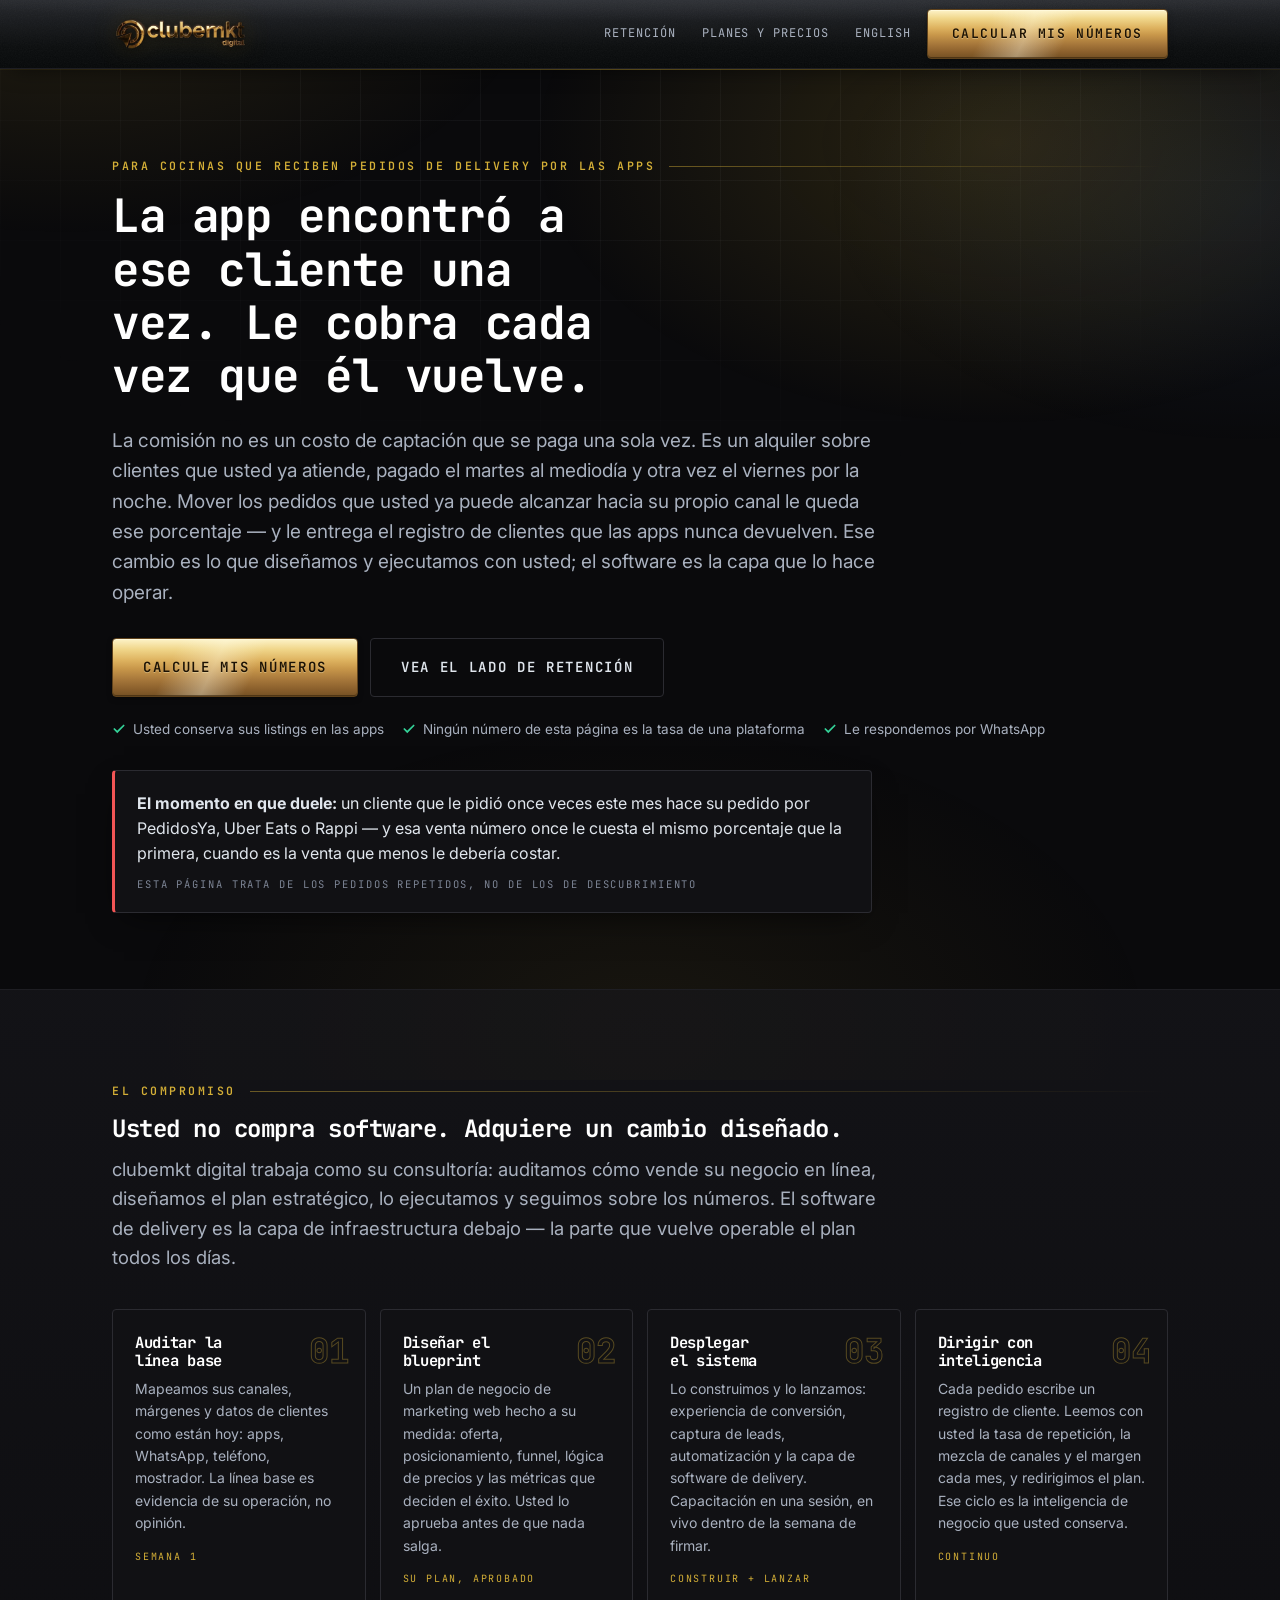
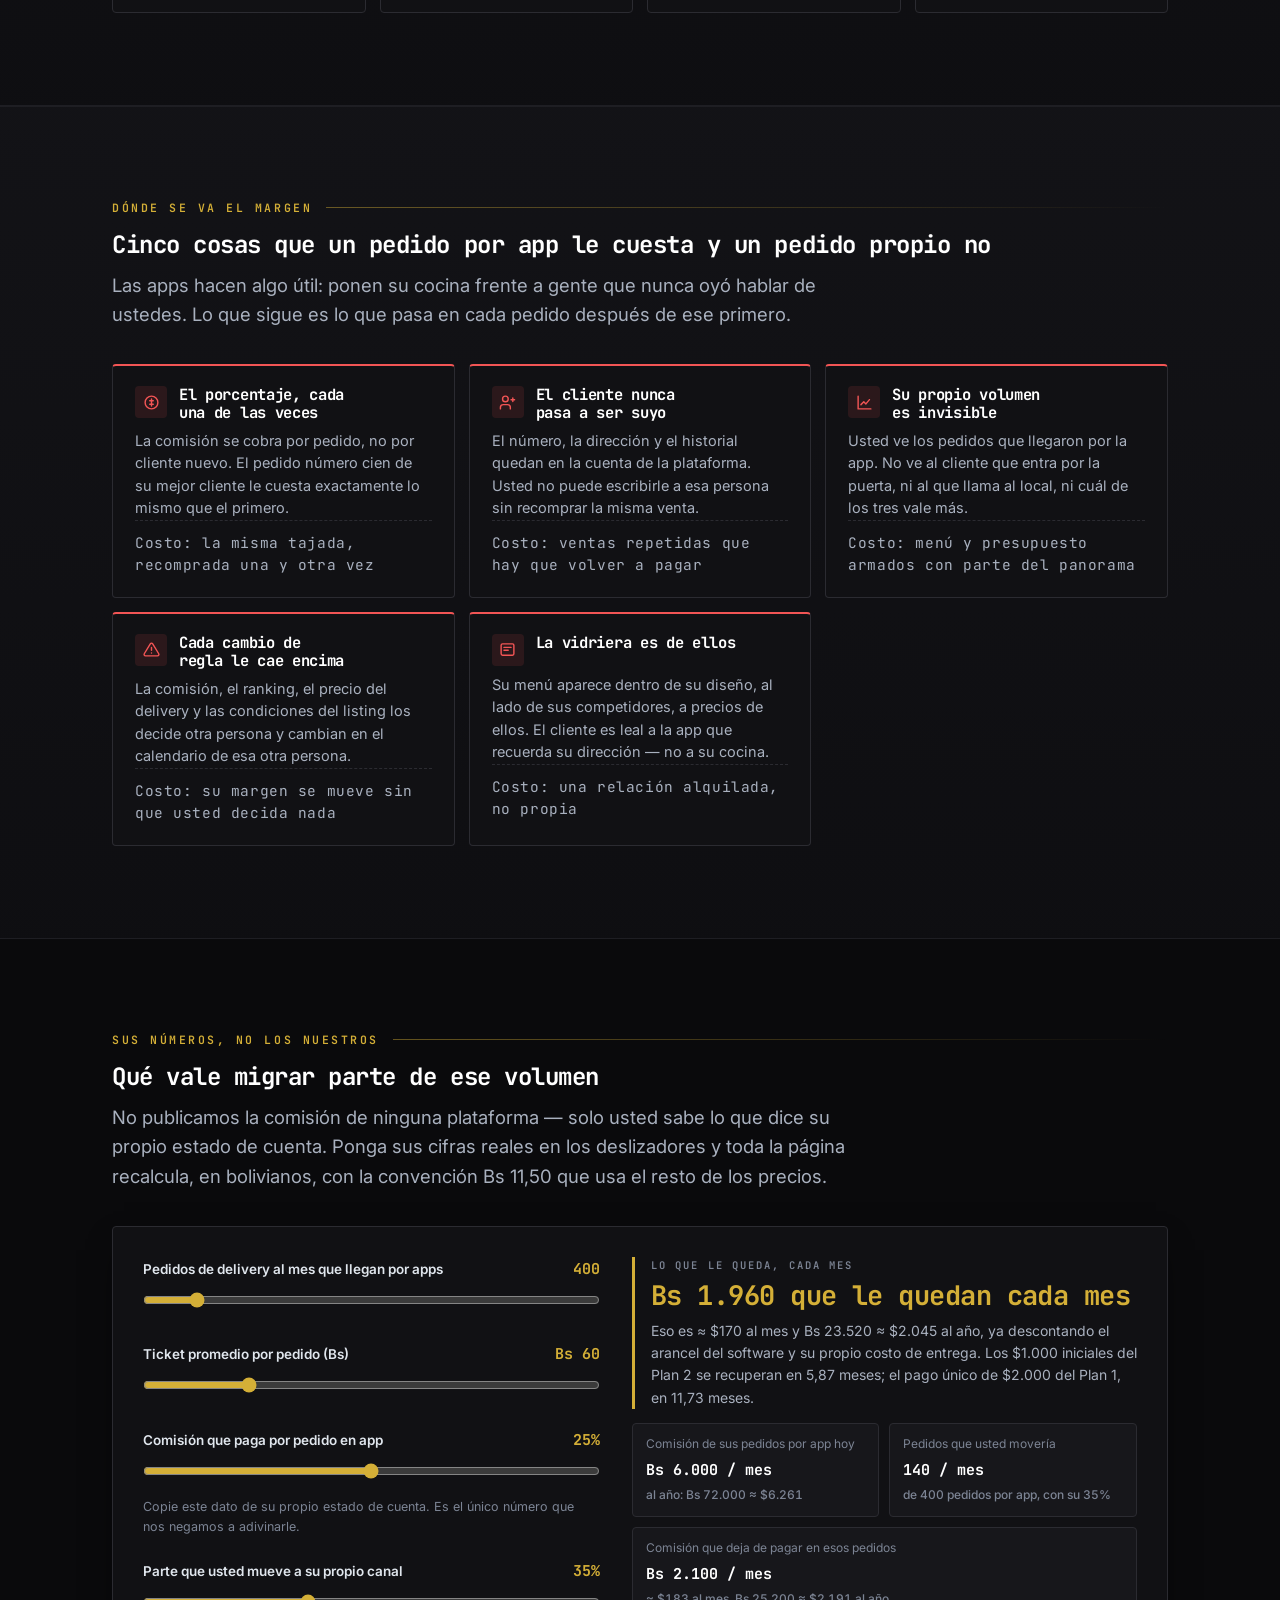
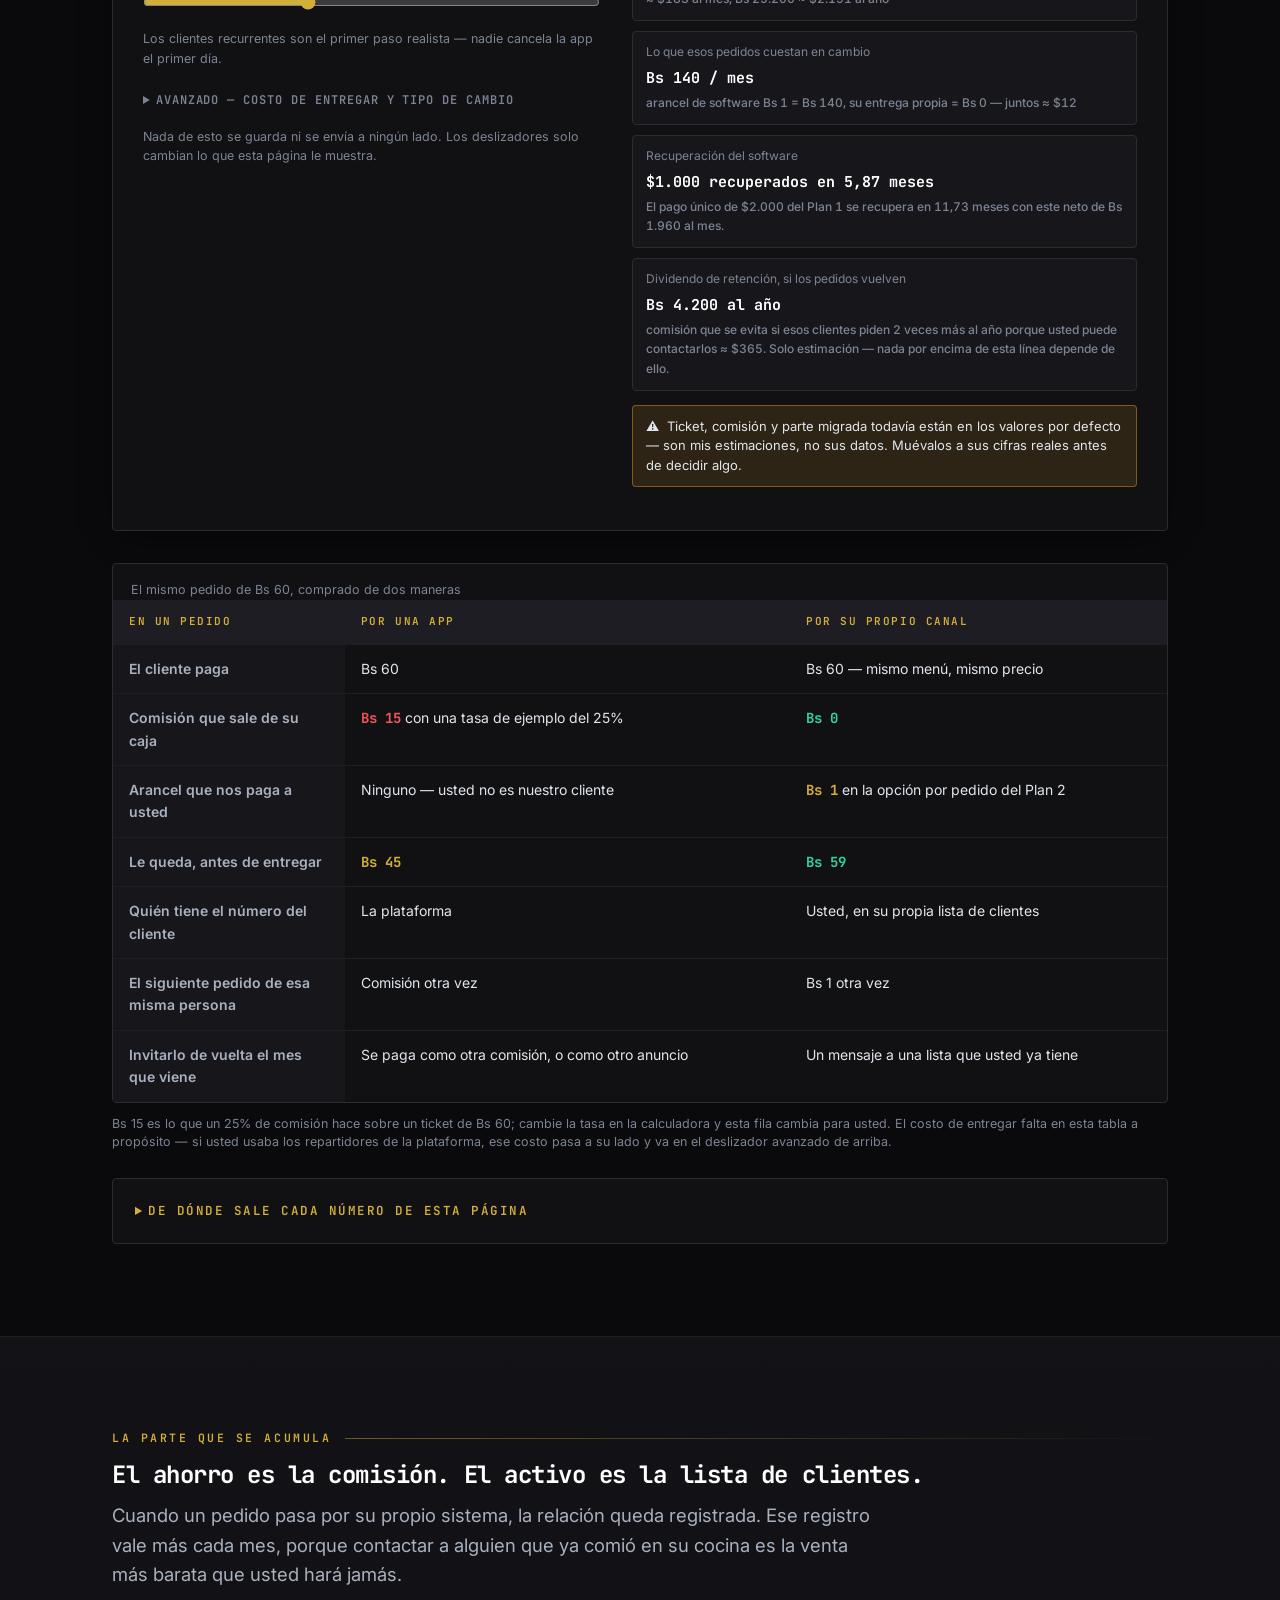
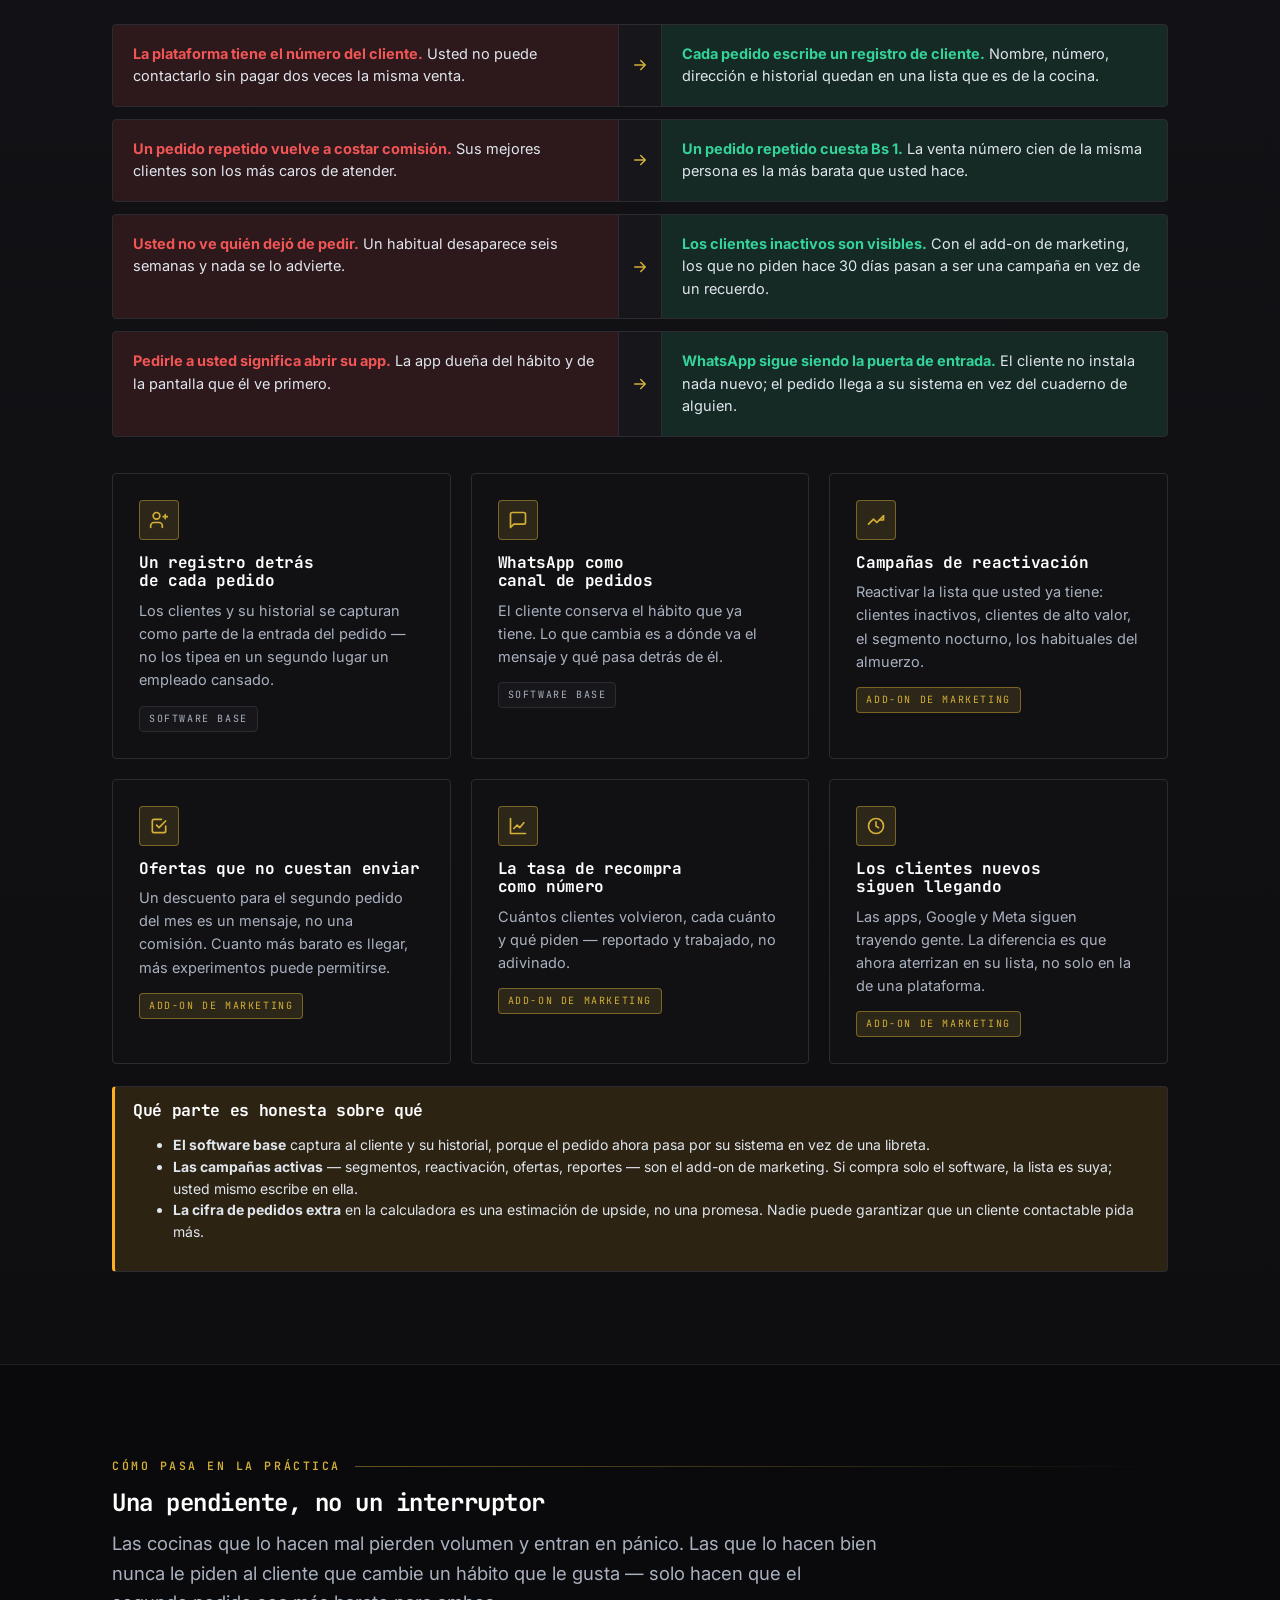
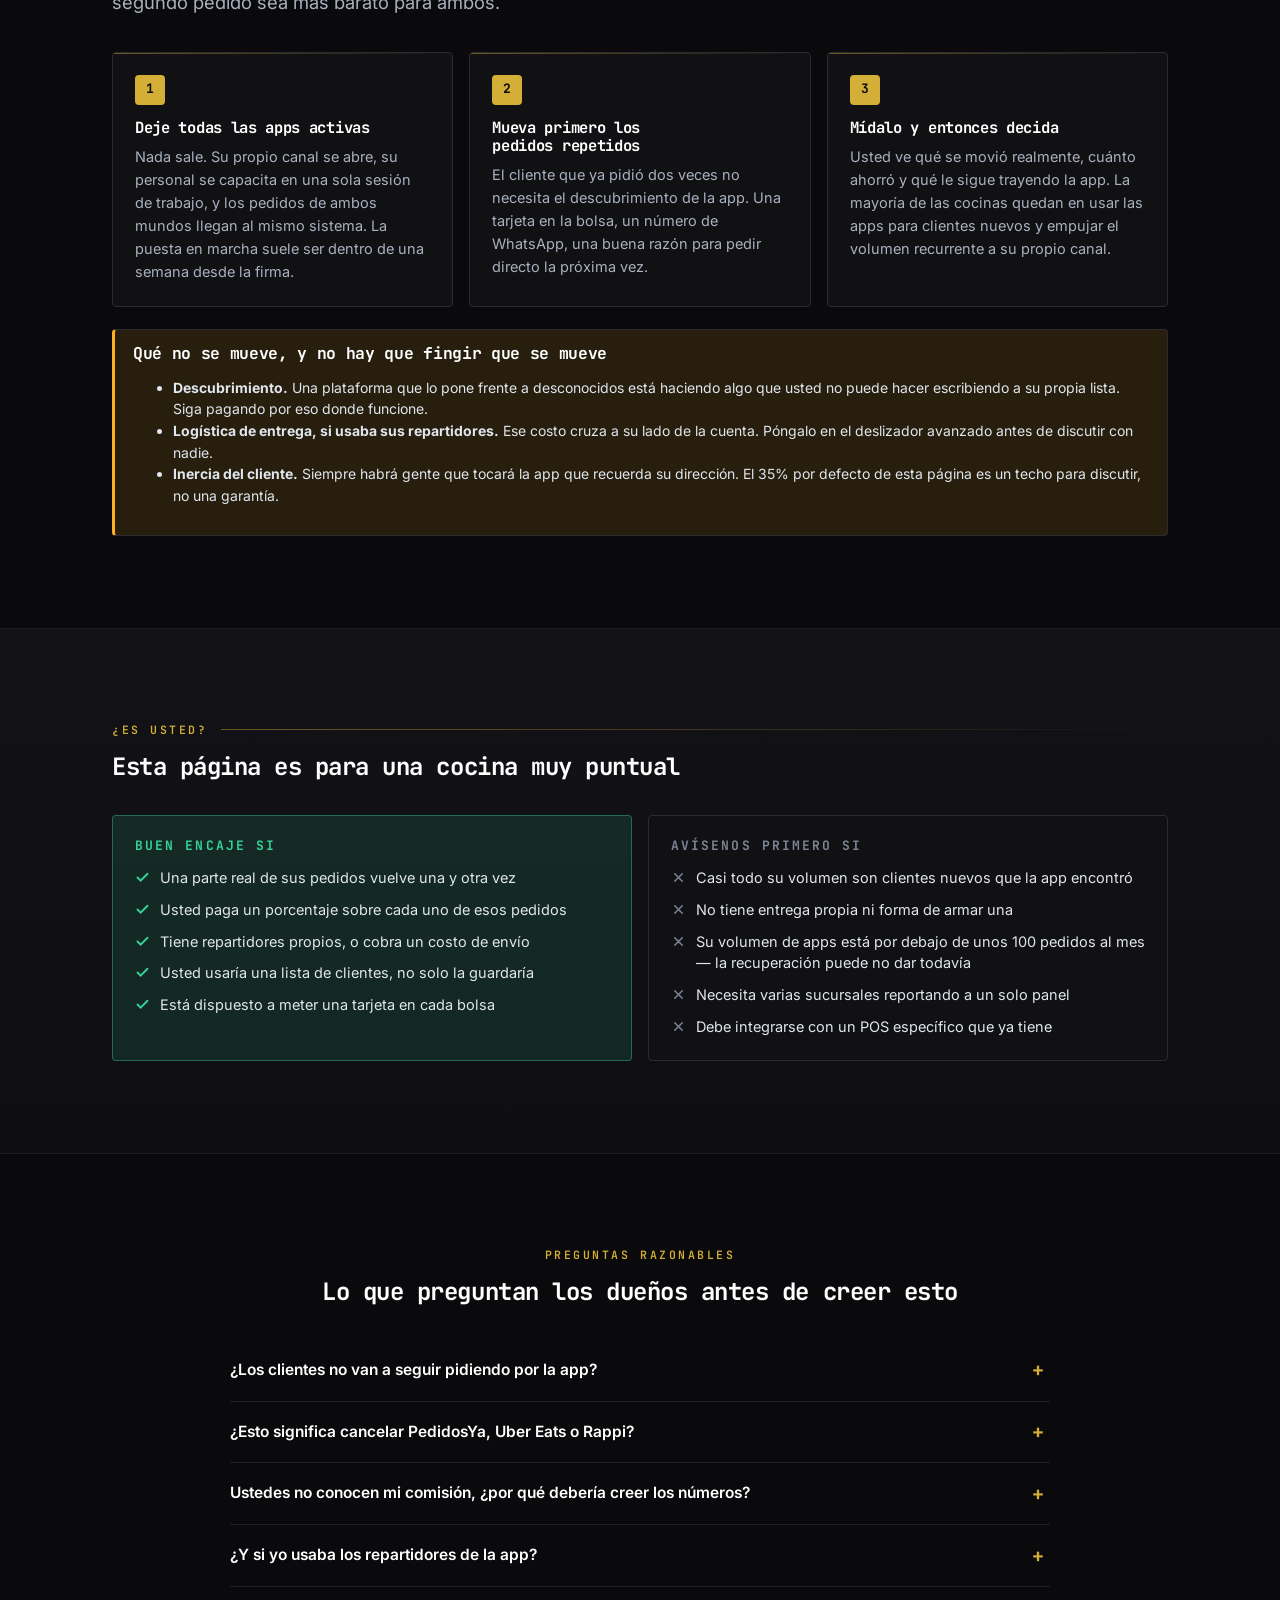
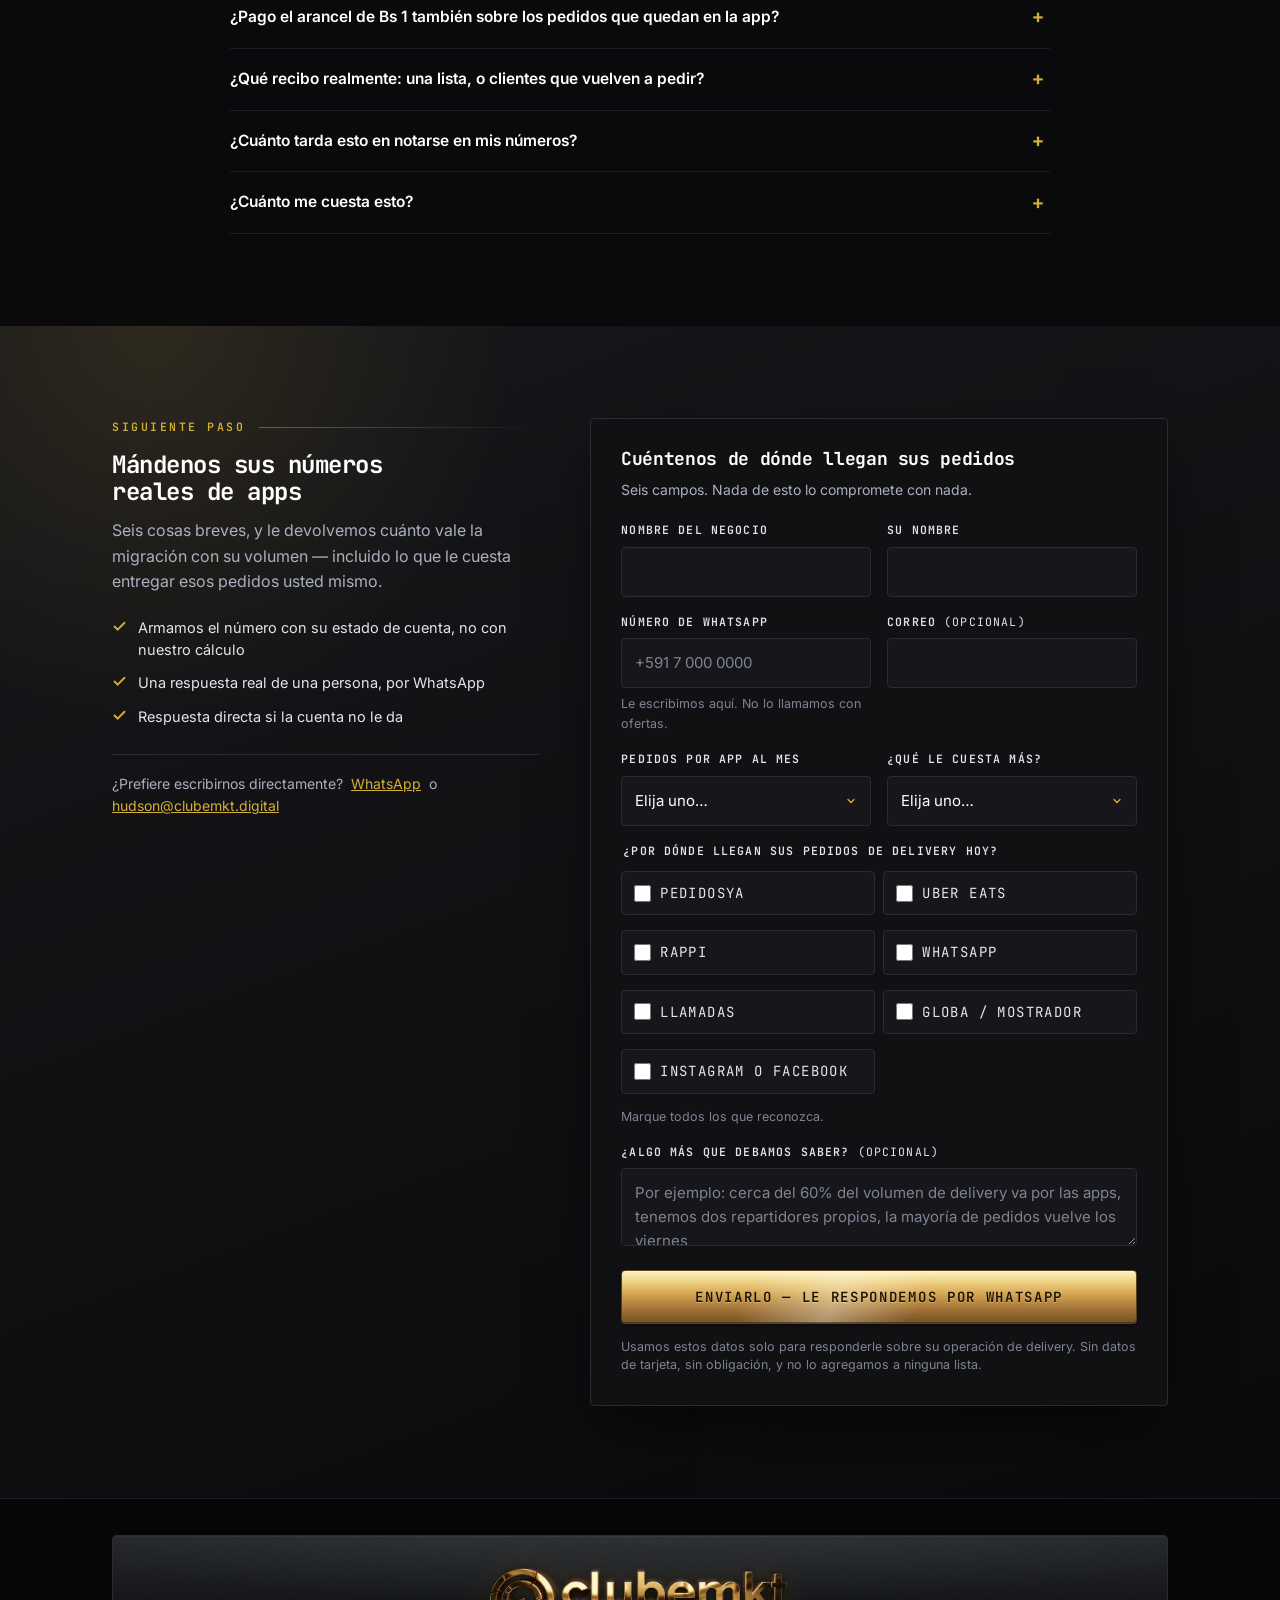
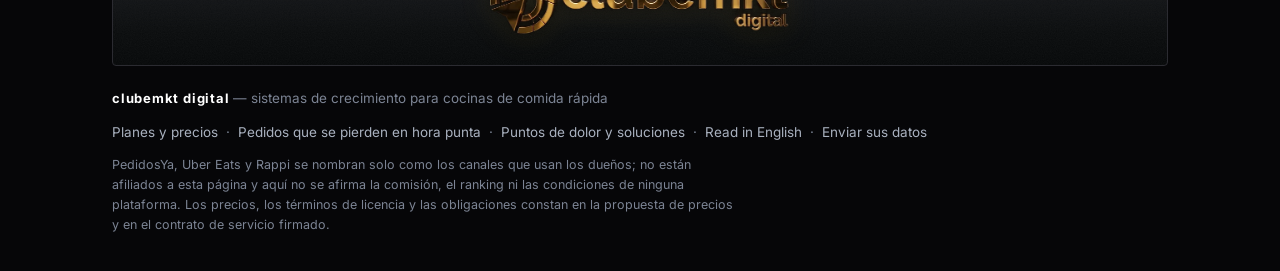
<file: landing/stop-paying-commission.es.html>
<!DOCTYPE html>
<html lang="es">
<head>
<meta charset="utf-8" />
<meta name="viewport" content="width=device-width, initial-scale=1" />
<title>Deje de pagar comisión por pedidos que ya son suyos — mueva sus pedidos a su propio canal</title>
<meta name="description" content="Cada pedido repetido que llega por PedidosYa, Uber Eats o Rappi le vuelve a costar comisión. Vea cuánto ahorra una cocina de comida rápida al migrar ese volumen a su propio canal, y qué recupera cuando el registro del cliente es suyo." />
<meta name="robots" content="index,follow" />
<link rel="alternate" hreflang="es" href="stop-paying-commission.es.html" />
<link rel="alternate" hreflang="en" href="stop-paying-commission.html" />
<link rel="icon" type="image/png" href="brand/clubemkt-mark-gold.png" />
<link rel="preconnect" href="https://fonts.googleapis.com" />
<link rel="preconnect" href="https://fonts.gstatic.com" crossorigin />
<link href="https://fonts.googleapis.com/css2?family=Inter:wght@400;500;600;700;800&family=JetBrains+Mono:wght@400;500;600;700&family=Syncopate:wght@400;700&display=swap" rel="stylesheet" />
<link rel="stylesheet" href="clubemkt.css?v=4" />
</head>

<body>
<a class="skip" href="#main">Saltar al contenido</a>

<header class="site-header">
  <div class="wrap site-header__row">
    <a class="brand" href="index.es.html">
      <img class="brand__logo" src="brand/clubemkt-logo-header.png" alt="clubemkt digital" width="138" height="40" />
    </a>
    <div class="header__links">
      <a class="hlink hlink--extra" href="#retention">Retención</a>
      <a class="hlink" href="index.es.html">Planes y precios</a>
      <a class="hlink" href="stop-paying-commission.html" hreflang="en">English</a>
      <a class="btn btn--primary" href="#signup">Calcular mis números</a>
    </div>
  </div>
</header>

<main id="main">

  <!-- ===================== HOOK ===================== -->
  <section class="hero">
    <div class="wrap hero__inner">
      <span class="eyebrow">Para cocinas que reciben pedidos de delivery por las apps</span>
      <h1>La app encontró a ese cliente una vez. Le cobra cada vez que él vuelve.</h1>
      <p class="lede">
        La comisión no es un costo de captación que se paga una sola vez. Es un alquiler sobre clientes que usted ya
        atiende, pagado el martes al mediodía y otra vez el viernes por la noche. Mover los pedidos que usted ya puede
        alcanzar hacia su propio canal le queda ese porcentaje &mdash; y le entrega el registro de clientes que las apps nunca devuelven. Ese cambio es lo que diseñamos y ejecutamos con usted; el software es la capa que lo hace operar.
      </p>
      <div class="hero__cta">
        <a class="btn btn--primary btn--lg" href="#calculator">Calcule mis números</a>
        <a class="btn btn--ghost btn--lg" href="#retention">Vea el lado de retención</a>
      </div>
      <ul class="reassure">
        <li><svg width="14" height="14" viewBox="0 0 24 24" fill="none" stroke="currentColor" stroke-width="3" stroke-linecap="round"><path d="M20 6 9 17l-5-5"/></svg>Usted conserva sus listings en las apps</li>
        <li><svg width="14" height="14" viewBox="0 0 24 24" fill="none" stroke="currentColor" stroke-width="3" stroke-linecap="round"><path d="M20 6 9 17l-5-5"/></svg>Ningún número de esta página es la tasa de una plataforma</li>
        <li><svg width="14" height="14" viewBox="0 0 24 24" fill="none" stroke="currentColor" stroke-width="3" stroke-linecap="round"><path d="M20 6 9 17l-5-5"/></svg>Le respondemos por WhatsApp</li>
      </ul>

      <div class="quote">
        <p><strong>El momento en que duele:</strong> un cliente que le pidió once veces este mes hace su pedido por
        PedidosYa, Uber Eats o Rappi &mdash; y esa venta número once le cuesta el mismo porcentaje que la primera, cuando
        es la venta que menos le debería costar.</p>
        <cite>Esta página trata de los pedidos repetidos, no de los de descubrimiento</cite>
      </div>
    </div>
  </section>
  <!-- ===================== EL COMPROMISO ===================== -->
  <section class="section section--alt" id="method">
    <div class="wrap">
      <span class="eyebrow">El compromiso</span>
      <h2>Usted no compra software. Adquiere un cambio diseñado.</h2>
      <p class="lede">clubemkt digital trabaja como su consultoría: auditamos cómo vende su negocio en línea, diseñamos
      el plan estratégico, lo ejecutamos y seguimos sobre los números. El software de delivery es la capa de
      infraestructura debajo &mdash; la parte que vuelve operable el plan todos los días.</p>
      <div class="method">
        <article class="phase">
          <h3>Auditar la línea base</h3>
          <p>Mapeamos sus canales, márgenes y datos de clientes como están hoy: apps, WhatsApp, teléfono, mostrador. La línea base es evidencia de su operación, no opinión.</p>
          <span class="phase__tag">Semana 1</span>
        </article>
        <article class="phase">
          <h3>Diseñar el blueprint</h3>
          <p>Un plan de negocio de marketing web hecho a su medida: oferta, posicionamiento, funnel, lógica de precios y las métricas que deciden el éxito. Usted lo aprueba antes de que nada salga.</p>
          <span class="phase__tag">Su plan, aprobado</span>
        </article>
        <article class="phase">
          <h3>Desplegar el sistema</h3>
          <p>Lo construimos y lo lanzamos: experiencia de conversión, captura de leads, automatización y la capa de software de delivery. Capacitación en una sesión, en vivo dentro de la semana de firmar.</p>
          <span class="phase__tag">Construir + lanzar</span>
        </article>
        <article class="phase">
          <h3>Dirigir con inteligencia</h3>
          <p>Cada pedido escribe un registro de cliente. Leemos con usted la tasa de repetición, la mezcla de canales y el margen cada mes, y redirigimos el plan. Ese ciclo es la inteligencia de negocio que usted conserva.</p>
          <span class="phase__tag">Continuo</span>
        </article>
      </div>
    </div>
  </section>


  <!-- ===================== DÓNDE SE VA EL DINERO ===================== -->
  <section class="section section--alt" id="leaks">
    <div class="wrap">
      <span class="eyebrow">Dónde se va el margen</span>
      <h2>Cinco cosas que un pedido por app le cuesta y un pedido propio no</h2>
      <p class="lede">Las apps hacen algo útil: ponen su cocina frente a gente que nunca oyó hablar de ustedes. Lo que
      sigue es lo que pasa en cada pedido después de ese primero.</p>

      <div class="pains">
        <article class="pain">
          <div class="pain__head">
            <span class="pain__icon" aria-hidden="true"><svg width="17" height="17" viewBox="0 0 24 24" fill="none" stroke="currentColor" stroke-width="2" stroke-linecap="round" stroke-linejoin="round"><circle cx="12" cy="12" r="9"/><path d="M12 7v10M9.5 9.5h5M9.5 14.5h5"/></svg></span>
            <h3>El porcentaje, cada una de las veces</h3>
          </div>
          <p>La comisión se cobra por pedido, no por cliente nuevo. El pedido número cien de su mejor cliente le cuesta
          exactamente lo mismo que el primero.</p>
          <p class="pain__cost">Costo: la misma tajada, recomprada una y otra vez</p>
        </article>

        <article class="pain">
          <div class="pain__head">
            <span class="pain__icon" aria-hidden="true"><svg width="17" height="17" viewBox="0 0 24 24" fill="none" stroke="currentColor" stroke-width="2" stroke-linecap="round" stroke-linejoin="round"><path d="M16 21v-2a4 4 0 0 0-4-4H6a4 4 0 0 0-4 4v2"/><circle cx="9" cy="7" r="4"/><path d="M17 8h5M19.5 5.5v5"/></svg></span>
            <h3>El cliente nunca pasa a ser suyo</h3>
          </div>
          <p>El número, la dirección y el historial quedan en la cuenta de la plataforma. Usted no puede escribirle a esa
          persona sin recomprar la misma venta.</p>
          <p class="pain__cost">Costo: ventas repetidas que hay que volver a pagar</p>
        </article>

        <article class="pain">
          <div class="pain__head">
            <span class="pain__icon" aria-hidden="true"><svg width="17" height="17" viewBox="0 0 24 24" fill="none" stroke="currentColor" stroke-width="2" stroke-linecap="round" stroke-linejoin="round"><path d="M3 3v18h18"/><path d="M7 15l4-4 3 3 5-6"/></svg></span>
            <h3>Su propio volumen es invisible</h3>
          </div>
          <p>Usted ve los pedidos que llegaron por la app. No ve al cliente que entra por la puerta, ni al que llama al
          local, ni cuál de los tres vale más.</p>
          <p class="pain__cost">Costo: menú y presupuesto armados con parte del panorama</p>
        </article>

        <article class="pain">
          <div class="pain__head">
            <span class="pain__icon" aria-hidden="true"><svg width="17" height="17" viewBox="0 0 24 24" fill="none" stroke="currentColor" stroke-width="2" stroke-linecap="round" stroke-linejoin="round"><path d="M12 9v4M12 17h.01"/><path d="M10.3 3.9 1.8 18a2 2 0 0 0 1.7 3h17a2 2 0 0 0 1.7-3L13.7 3.9a2 2 0 0 0-3.4 0z"/></svg></span>
            <h3>Cada cambio de regla le cae encima</h3>
          </div>
          <p>La comisión, el ranking, el precio del delivery y las condiciones del listing los decide otra persona y
          cambian en el calendario de esa otra persona.</p>
          <p class="pain__cost">Costo: su margen se mueve sin que usted decida nada</p>
        </article>

        <article class="pain">
          <div class="pain__head">
            <span class="pain__icon" aria-hidden="true"><svg width="17" height="17" viewBox="0 0 24 24" fill="none" stroke="currentColor" stroke-width="2" stroke-linecap="round" stroke-linejoin="round"><rect x="3" y="4" width="18" height="16" rx="2"/><path d="M7 9h10M7 13h6"/></svg></span>
            <h3>La vidriera es de ellos</h3>
          </div>
          <p>Su menú aparece dentro de su diseño, al lado de sus competidores, a precios de ellos. El cliente es leal a la
          app que recuerda su dirección &mdash; no a su cocina.</p>
          <p class="pain__cost">Costo: una relación alquilada, no propia</p>
        </article>
      </div>
    </div>
  </section>

  <!-- ===================== CALCULADORA DE AHORRO ===================== -->
  <section class="section" id="calculator">
    <div class="wrap">
      <span class="eyebrow">Sus números, no los nuestros</span>
      <h2>Qué vale migrar parte de ese volumen</h2>
      <p class="lede">
        No publicamos la comisión de ninguna plataforma &mdash; solo usted sabe lo que dice su propio estado de cuenta.
        Ponga sus cifras reales en los deslizadores y toda la página recalcula, en bolivianos, con la convención
        Bs&nbsp;11,50 que usa el resto de los precios.
      </p>

      <div class="calc">
        <div class="calc__grid">
          <div class="calc__in">
            <div class="sfield">
              <label for="apps"><span>Pedidos de delivery al mes que llegan por apps</span><output id="appsOut">400</output></label>
              <input type="range" id="apps" min="100" max="3000" step="50" value="400">
            </div>
            <div class="sfield">
              <label for="ticket"><span>Ticket promedio por pedido (Bs)</span><output id="ticketOut">Bs 60</output></label>
              <input type="range" id="ticket" min="20" max="200" step="5" value="60">
            </div>
            <div class="sfield">
              <label for="comm"><span>Comisión que paga por pedido en app</span><output id="commOut">25%</output></label>
              <input type="range" id="comm" min="15" max="35" step="1" value="25">
              <p class="hint">Copie este dato de su propio estado de cuenta. Es el único número que nos negamos a adivinarle.</p>
            </div>
            <div class="sfield">
              <label for="shift"><span>Parte que usted mueve a su propio canal</span><output id="shiftOut">35%</output></label>
              <input type="range" id="shift" min="10" max="80" step="5" value="35">
              <p class="hint">Los clientes recurrentes son el primer paso realista &mdash; nadie cancela la app el primer día.</p>
            </div>
            <details class="adv">
              <summary>Avanzado &mdash; costo de entregar y tipo de cambio</summary>
              <div class="sfield">
                <label for="ownDelivery"><span>Cuánto le cuesta entregar usted mismo un pedido (Bs)</span><output id="ownDeliveryOut">Bs 0</output></label>
                <input type="range" id="ownDelivery" min="0" max="30" step="1" value="0">
                <p class="hint">Pago al repartidor, gasolina, o lo que le paga a un mensajero por reparto. Déjelo en 0 solo si ya lo absorbe.</p>
              </div>
              <div class="sfield">
                <label for="repeat"><span>Pedidos extra al año de clientes que ahora puede contactar</span><output id="repeatOut">2</output></label>
                <input type="range" id="repeat" min="0" max="6" step="1" value="2">
                <p class="hint">Alimenta solo la estimación de retención. Nada por encima de la línea &ldquo;lo que le queda&rdquo; depende de esto.</p>
              </div>
              <div class="sfield">
                <label for="rate"><span>Tipo de cambio (Bs por USD)</span><output id="rateOut">11,50</output></label>
                <input type="range" id="rate" min="7" max="14" step="0.5" value="11.5">
              </div>
            </details>
            <p class="calc__fine">
              Nada de esto se guarda ni se envía a ningún lado. Los deslizadores solo cambian lo que esta página le muestra.
            </p>
          </div>

          <div class="calc__out">
            <div class="verdict">
              <p class="verdict__label">Lo que le queda, cada mes</p>
              <p class="verdict__big" id="verdictBig">&mdash;</p>
              <p class="verdict__sub" id="verdictSub">&mdash;</p>
            </div>

            <dl class="outgrid">
              <div class="outcell">
                <dt>Comisión de sus pedidos por app hoy</dt>
                <dd><span id="cellComm">&mdash;</span><small id="cellCommSub"></small></dd>
              </div>
              <div class="outcell">
                <dt>Pedidos que usted movería</dt>
                <dd><span id="cellMoved">&mdash;</span><small id="cellMovedSub"></small></dd>
              </div>
              <div class="outcell outcell--wide">
                <dt>Comisión que deja de pagar en esos pedidos</dt>
                <dd><span id="cellKept">&mdash;</span><small id="cellKeptSub"></small></dd>
              </div>
              <div class="outcell outcell--wide">
                <dt>Lo que esos pedidos cuestan en cambio</dt>
                <dd><span id="cellCost">&mdash;</span><small id="cellCostSub"></small></dd>
              </div>
              <div class="outcell outcell--wide">
                <dt>Recuperación del software</dt>
                <dd><span id="cellPayback">&mdash;</span><small id="cellPaybackSub"></small></dd>
              </div>
              <div class="outcell outcell--wide">
                <dt>Dividendo de retención, si los pedidos vuelven</dt>
                <dd><span id="cellRetention">&mdash;</span><small id="cellRetentionSub"></small></dd>
              </div>
            </dl>

            <p class="estflag" id="estFlag" hidden>
              &#9888;&nbsp; Ticket, comisión y parte migrada todavía están en los valores por defecto &mdash; son mis
              estimaciones, no sus datos. Muévalos a sus cifras reales antes de decidir algo.
            </p>
          </div>
        </div>
      </div>

      <div class="tableshell">
        <p class="tablehint">
          <svg width="15" height="15" viewBox="0 0 24 24" fill="none" stroke="currentColor" stroke-width="2" stroke-linecap="round" stroke-linejoin="round" aria-hidden="true"><path d="M8 12h8M12 8l4 4-4 4"/><circle cx="12" cy="12" r="9"/></svg>
          Deslice la tabla hacia los lados para ver las tres columnas
        </p>
        <div class="tablewrap">
          <table>
            <caption>El mismo pedido de Bs 60, comprado de dos maneras</caption>
            <thead>
              <tr>
                <th scope="col">En un pedido</th>
                <th scope="col">Por una app</th>
                <th scope="col">Por su propio canal</th>
              </tr>
            </thead>
            <tbody>
              <tr>
                <th scope="row">El cliente paga</th>
                <td>Bs 60</td>
                <td>Bs 60 &mdash; mismo menú, mismo precio</td>
              </tr>
              <tr>
                <th scope="row">Comisión que sale de su caja</th>
                <td><span class="num is-bad">Bs 15</span> con una tasa de ejemplo del 25%</td>
                <td><span class="num is-good">Bs 0</span></td>
              </tr>
              <tr>
                <th scope="row">Arancel que nos paga a usted</th>
                <td>Ninguno &mdash; usted no es nuestro cliente</td>
                <td><span class="num">Bs 1</span> en la opción por pedido del Plan&nbsp;2</td>
              </tr>
              <tr>
                <th scope="row">Le queda, antes de entregar</th>
                <td><span class="num">Bs 45</span></td>
                <td><span class="num is-good">Bs 59</span></td>
              </tr>
              <tr>
                <th scope="row">Quién tiene el número del cliente</th>
                <td>La plataforma</td>
                <td>Usted, en su propia lista de clientes</td>
              </tr>
              <tr>
                <th scope="row">El siguiente pedido de esa misma persona</th>
                <td>Comisión otra vez</td>
                <td>Bs 1 otra vez</td>
              </tr>
              <tr>
                <th scope="row">Invitarlo de vuelta el mes que viene</th>
                <td>Se paga como otra comisión, o como otro anuncio</td>
                <td>Un mensaje a una lista que usted ya tiene</td>
              </tr>
            </tbody>
          </table>
        </div>
        <p class="tablefoot">
          Bs 15 es lo que un 25% de comisión hace sobre un ticket de Bs 60; cambie la tasa en la calculadora y esta fila
          cambia para usted. El costo de entregar falta en esta tabla a propósito &mdash; si usted usaba los repartidores de
          la plataforma, ese costo pasa a su lado y va en el deslizador avanzado de arriba.
        </p>
      </div>

      <details class="sources">
        <summary>De dónde sale cada número de esta página</summary>
        <p>
          Debería revisar esta aritmética antes de creer nada de lo que sigue. Estas son las fórmulas, y cuáles datos
          son suyos y cuáles míos.
        </p>
        <p class="formula">
          comisión hoy&nbsp;&nbsp;&nbsp;&nbsp;&nbsp;&nbsp;&nbsp;&nbsp;&nbsp; = pedidos por app &times; ticket &times; comisión%<br>
          pedidos movidos&nbsp;&nbsp;&nbsp;&nbsp;&nbsp; = pedidos por app &times; parte migrada<br>
          deja de pagar&nbsp;&nbsp;&nbsp;&nbsp;&nbsp;&nbsp;&nbsp; = pedidos movidos &times; ticket &times; comisión%<br>
          arancel software&nbsp;&nbsp;&nbsp; = pedidos movidos &times; Bs 1<br>
          su costo entrega&nbsp;&nbsp; = pedidos movidos &times; Bs por pedido que usted ingresa<br>
          lo que le queda&nbsp;&nbsp;&nbsp;&nbsp;&nbsp; = deja de pagar &minus; arancel software &minus; su costo entrega<br>
          recuperación&nbsp;P2&nbsp;&nbsp;&nbsp; = ($1.000 &times; tasa) &divide; lo que le queda&nbsp;&nbsp;&nbsp; P1 = ($2.000 &times; tasa) &divide; lo que le queda<br>
          estimación retención = pedidos movidos &times; pedidos extra al año &times; ticket &times; comisión%
        </p>
        <ul>
          <li><b>Suyos, para corregir:</b> pedidos por app, ticket, comisión, parte migrada, su propio costo de entrega, pedidos repetidos, tipo de cambio.</li>
          <li><b>Míos, y por defecto:</b> 400 pedidos por app, ticket de Bs 60, 25% de comisión, 35% migrado, Bs 0 de entrega propia, 2 pedidos extra al año, Bs 11,50 por USD. La convención 11,50 es la misma que el resto de los precios, para que ambos documentos coincidan.</li>
          <li><b>Fijado por la propuesta:</b> Bs 1 por pedido, $150 al mes, $1.000 de inicial del Plan&nbsp;2, $2.000 del Plan&nbsp;1.</li>
          <li><b>Sobre qué se cobra el Bs 1:</b> cada pedido que el sistema procesa. Esta calculadora lo cobra solo sobre los pedidos migrados &mdash; si sus pedidos de app también pasan por la captura automática, súmele Bs&nbsp;1 a cada uno de esos también. Con la opción fija de $150 / mes nada de esto se mueve, porque el volumen no cambia el arancel.</li>
          <li><b>Deliberadamente ausente:</b> la tasa publicada, el ranking o las condiciones de cualquier plataforma nombrada. No decimos conocerlas y nada de esta página depende de ellas.</li>
          <li><b>Cuando el resultado da negativo:</b> si entregar usted mismo un pedido cuesta más que la comisión que ahorra, la calculadora lo dice en vez de ocultarlo. Esa es una respuesta real, no un fallo.</li>
        </ul>
      </details>
    </div>
  </section>

  <!-- ===================== RETENCIÓN ===================== -->
  <section class="section section--alt" id="retention">
    <div class="wrap">
      <span class="eyebrow">La parte que se acumula</span>
      <h2>El ahorro es la comisión. El activo es la lista de clientes.</h2>
      <p class="lede">
        Cuando un pedido pasa por su propio sistema, la relación queda registrada. Ese registro vale más cada mes, porque
        contactar a alguien que ya comió en su cocina es la venta más barata que usted hará jamás.
      </p>

      <div class="fixes">
        <div class="fix">
          <div class="fix__before"><strong>La plataforma tiene el número del cliente.</strong> Usted no puede contactarlo sin pagar dos veces la misma venta.</div>
          <div class="fix__arrow" aria-hidden="true"><svg width="18" height="18" viewBox="0 0 24 24" fill="none" stroke="currentColor" stroke-width="2" stroke-linecap="round" stroke-linejoin="round"><path d="M5 12h14M13 6l6 6-6 6"/></svg></div>
          <div class="fix__after"><strong>Cada pedido escribe un registro de cliente.</strong> Nombre, número, dirección e historial quedan en una lista que es de la cocina.</div>
        </div>

        <div class="fix">
          <div class="fix__before"><strong>Un pedido repetido vuelve a costar comisión.</strong> Sus mejores clientes son los más caros de atender.</div>
          <div class="fix__arrow" aria-hidden="true"><svg width="18" height="18" viewBox="0 0 24 24" fill="none" stroke="currentColor" stroke-width="2" stroke-linecap="round" stroke-linejoin="round"><path d="M5 12h14M13 6l6 6-6 6"/></svg></div>
          <div class="fix__after"><strong>Un pedido repetido cuesta Bs 1.</strong> La venta número cien de la misma persona es la más barata que usted hace.</div>
        </div>

        <div class="fix">
          <div class="fix__before"><strong>Usted no ve quién dejó de pedir.</strong> Un habitual desaparece seis semanas y nada se lo advierte.</div>
          <div class="fix__arrow" aria-hidden="true"><svg width="18" height="18" viewBox="0 0 24 24" fill="none" stroke="currentColor" stroke-width="2" stroke-linecap="round" stroke-linejoin="round"><path d="M5 12h14M13 6l6 6-6 6"/></svg></div>
          <div class="fix__after"><strong>Los clientes inactivos son visibles.</strong> Con el add-on de marketing, los que no piden hace 30 días pasan a ser una campaña en vez de un recuerdo.</div>
        </div>

        <div class="fix">
          <div class="fix__before"><strong>Pedirle a usted significa abrir su app.</strong> La app dueña del hábito y de la pantalla que él ve primero.</div>
          <div class="fix__arrow" aria-hidden="true"><svg width="18" height="18" viewBox="0 0 24 24" fill="none" stroke="currentColor" stroke-width="2" stroke-linecap="round" stroke-linejoin="round"><path d="M5 12h14M13 6l6 6-6 6"/></svg></div>
          <div class="fix__after"><strong>WhatsApp sigue siendo la puerta de entrada.</strong> El cliente no instala nada nuevo; el pedido llega a su sistema en vez del cuaderno de alguien.</div>
        </div>
      </div>

      <div class="grid">
        <article class="card">
          <span class="card__icon" aria-hidden="true"><svg width="20" height="20" viewBox="0 0 24 24" fill="none" stroke="currentColor" stroke-width="2" stroke-linecap="round" stroke-linejoin="round"><path d="M16 21v-2a4 4 0 0 0-4-4H6a4 4 0 0 0-4 4v2"/><circle cx="9" cy="7" r="4"/><path d="M17 8h5M19.5 5.5v5"/></svg></span>
          <h3>Un registro detrás de cada pedido</h3>
          <p>Los clientes y su historial se capturan como parte de la entrada del pedido &mdash; no los tipea en un segundo lugar un empleado cansado.</p>
          <span class="card__tag">Software base</span>
        </article>

        <article class="card">
          <span class="card__icon" aria-hidden="true"><svg width="20" height="20" viewBox="0 0 24 24" fill="none" stroke="currentColor" stroke-width="2" stroke-linecap="round" stroke-linejoin="round"><path d="M21 15a2 2 0 0 1-2 2H7l-4 4V5a2 2 0 0 1 2-2h14a2 2 0 0 1 2 2z"/></svg></span>
          <h3>WhatsApp como canal de pedidos</h3>
          <p>El cliente conserva el hábito que ya tiene. Lo que cambia es a dónde va el mensaje y qué pasa detrás de él.</p>
          <span class="card__tag">Software base</span>
        </article>

        <article class="card">
          <span class="card__icon" aria-hidden="true"><svg width="20" height="20" viewBox="0 0 24 24" fill="none" stroke="currentColor" stroke-width="2" stroke-linecap="round" stroke-linejoin="round"><path d="M3 17l6-6 4 4 8-8"/><path d="M21 7v5h-5"/></svg></span>
          <h3>Campañas de reactivación</h3>
          <p>Reactivar la lista que usted ya tiene: clientes inactivos, clientes de alto valor, el segmento nocturno, los habituales del almuerzo.</p>
          <span class="card__tag card__tag--addon">Add-on de marketing</span>
        </article>

        <article class="card">
          <span class="card__icon" aria-hidden="true"><svg width="20" height="20" viewBox="0 0 24 24" fill="none" stroke="currentColor" stroke-width="2" stroke-linecap="round" stroke-linejoin="round"><path d="M9 11l3 3 8-8"/><path d="M20 12v6a2 2 0 0 1-2 2H6a2 2 0 0 1-2-2V6a2 2 0 0 1 2-2h9"/></svg></span>
          <h3>Ofertas que no cuestan enviar</h3>
          <p>Un descuento para el segundo pedido del mes es un mensaje, no una comisión. Cuanto más barato es llegar, más experimentos puede permitirse.</p>
          <span class="card__tag card__tag--addon">Add-on de marketing</span>
        </article>

        <article class="card">
          <span class="card__icon" aria-hidden="true"><svg width="20" height="20" viewBox="0 0 24 24" fill="none" stroke="currentColor" stroke-width="2" stroke-linecap="round" stroke-linejoin="round"><path d="M3 3v18h18"/><path d="M7 15l4-4 3 3 5-6"/></svg></span>
          <h3>La tasa de recompra como número</h3>
          <p>Cuántos clientes volvieron, cada cuánto y qué piden &mdash; reportado y trabajado, no adivinado.</p>
          <span class="card__tag card__tag--addon">Add-on de marketing</span>
        </article>

        <article class="card">
          <span class="card__icon" aria-hidden="true"><svg width="20" height="20" viewBox="0 0 24 24" fill="none" stroke="currentColor" stroke-width="2" stroke-linecap="round" stroke-linejoin="round"><circle cx="12" cy="12" r="9"/><path d="M12 7v5l3 2"/></svg></span>
          <h3>Los clientes nuevos siguen llegando</h3>
          <p>Las apps, Google y Meta siguen trayendo gente. La diferencia es que ahora aterrizan en su lista, no solo en la de una plataforma.</p>
          <span class="card__tag card__tag--addon">Add-on de marketing</span>
        </article>
      </div>

      <div class="caveat">
        <h3>Qué parte es honesta sobre qué</h3>
        <ul>
          <li><strong>El software base</strong> captura al cliente y su historial, porque el pedido ahora pasa por su sistema en vez de una libreta.</li>
          <li><strong>Las campañas activas</strong> &mdash; segmentos, reactivación, ofertas, reportes &mdash; son el add-on de marketing. Si compra solo el software, la lista es suya; usted mismo escribe en ella.</li>
          <li><strong>La cifra de pedidos extra</strong> en la calculadora es una estimación de upside, no una promesa. Nadie puede garantizar que un cliente contactable pida más.</li>
        </ul>
      </div>
    </div>
  </section>

  <!-- ===================== CÓMO PASA LA MIGRACIÓN ===================== -->
  <section class="section" id="ramp">
    <div class="wrap">
      <span class="eyebrow">Cómo pasa en la práctica</span>
      <h2>Una pendiente, no un interruptor</h2>
      <p class="lede">Las cocinas que lo hacen mal pierden volumen y entran en pánico. Las que lo hacen bien nunca le piden
      al cliente que cambie un hábito que le gusta &mdash; solo hacen que el segundo pedido sea más barato para ambos.</p>

      <div class="steps">
        <article class="step">
          <span class="step__num" aria-hidden="true">1</span>
          <h3>Deje todas las apps activas</h3>
          <p>Nada sale. Su propio canal se abre, su personal se capacita en una sola sesión de trabajo, y los pedidos de
          ambos mundos llegan al mismo sistema. La puesta en marcha suele ser dentro de una semana desde la firma.</p>
        </article>
        <article class="step">
          <span class="step__num" aria-hidden="true">2</span>
          <h3>Mueva primero los pedidos repetidos</h3>
          <p>El cliente que ya pidió dos veces no necesita el descubrimiento de la app. Una tarjeta en la bolsa, un número
          de WhatsApp, una buena razón para pedir directo la próxima vez.</p>
        </article>
        <article class="step">
          <span class="step__num" aria-hidden="true">3</span>
          <h3>Mídalo y entonces decida</h3>
          <p>Usted ve qué se movió realmente, cuánto ahorró y qué le sigue trayendo la app. La mayoría de las cocinas
          quedan en usar las apps para clientes nuevos y empujar el volumen recurrente a su propio canal.</p>
        </article>
      </div>

      <div class="caveat">
        <h3>Qué no se mueve, y no hay que fingir que se mueve</h3>
        <ul>
          <li><strong>Descubrimiento.</strong> Una plataforma que lo pone frente a desconocidos está haciendo algo que usted no puede hacer escribiendo a su propia lista. Siga pagando por eso donde funcione.</li>
          <li><strong>Logística de entrega, si usaba sus repartidores.</strong> Ese costo cruza a su lado de la cuenta. Póngalo en el deslizador avanzado antes de discutir con nadie.</li>
          <li><strong>Inercia del cliente.</strong> Siempre habrá gente que tocará la app que recuerda su dirección. El 35% por defecto de esta página es un techo para discutir, no una garantía.</li>
        </ul>
      </div>
    </div>
  </section>

  <!-- ===================== PERFIL ===================== -->
  <section class="section section--alt" id="qualify">
    <div class="wrap">
      <span class="eyebrow">¿Es usted?</span>
      <h2>Esta página es para una cocina muy puntual</h2>
      <div class="qualify">
        <div class="qual qual--yes">
          <h3>Buen encaje si</h3>
          <ul>
            <li><svg width="15" height="15" viewBox="0 0 24 24" fill="none" stroke="currentColor" stroke-width="3" stroke-linecap="round"><path d="M20 6 9 17l-5-5"/></svg><span>Una parte real de sus pedidos vuelve una y otra vez</span></li>
            <li><svg width="15" height="15" viewBox="0 0 24 24" fill="none" stroke="currentColor" stroke-width="3" stroke-linecap="round"><path d="M20 6 9 17l-5-5"/></svg><span>Usted paga un porcentaje sobre cada uno de esos pedidos</span></li>
            <li><svg width="15" height="15" viewBox="0 0 24 24" fill="none" stroke="currentColor" stroke-width="3" stroke-linecap="round"><path d="M20 6 9 17l-5-5"/></svg><span>Tiene repartidores propios, o cobra un costo de envío</span></li>
            <li><svg width="15" height="15" viewBox="0 0 24 24" fill="none" stroke="currentColor" stroke-width="3" stroke-linecap="round"><path d="M20 6 9 17l-5-5"/></svg><span>Usted usaría una lista de clientes, no solo la guardaría</span></li>
            <li><svg width="15" height="15" viewBox="0 0 24 24" fill="none" stroke="currentColor" stroke-width="3" stroke-linecap="round"><path d="M20 6 9 17l-5-5"/></svg><span>Está dispuesto a meter una tarjeta en cada bolsa</span></li>
          </ul>
        </div>
        <div class="qual qual--no">
          <h3>Avísenos primero si</h3>
          <ul>
            <li><svg width="15" height="15" viewBox="0 0 24 24" fill="none" stroke="currentColor" stroke-width="2.4" stroke-linecap="round"><path d="M6 6l12 12M18 6 6 18"/></svg><span>Casi todo su volumen son clientes nuevos que la app encontró</span></li>
            <li><svg width="15" height="15" viewBox="0 0 24 24" fill="none" stroke="currentColor" stroke-width="2.4" stroke-linecap="round"><path d="M6 6l12 12M18 6 6 18"/></svg><span>No tiene entrega propia ni forma de armar una</span></li>
            <li><svg width="15" height="15" viewBox="0 0 24 24" fill="none" stroke="currentColor" stroke-width="2.4" stroke-linecap="round"><path d="M6 6l12 12M18 6 6 18"/></svg><span>Su volumen de apps está por debajo de unos 100 pedidos al mes &mdash; la recuperación puede no dar todavía</span></li>
            <li><svg width="15" height="15" viewBox="0 0 24 24" fill="none" stroke="currentColor" stroke-width="2.4" stroke-linecap="round"><path d="M6 6l12 12M18 6 6 18"/></svg><span>Necesita varias sucursales reportando a un solo panel</span></li>
            <li><svg width="15" height="15" viewBox="0 0 24 24" fill="none" stroke="currentColor" stroke-width="2.4" stroke-linecap="round"><path d="M6 6l12 12M18 6 6 18"/></svg><span>Debe integrarse con un POS específico que ya tiene</span></li>
          </ul>
        </div>
      </div>
    </div>
  </section>

  <!-- ===================== FAQ ===================== -->
  <section class="section" id="faq">
    <div class="wrap">
      <div class="center" style="text-align:center">
        <span class="eyebrow">Preguntas razonables</span>
        <h2>Lo que preguntan los dueños antes de creer esto</h2>
      </div>
      <div class="faq">
        <details>
          <summary>¿Los clientes no van a seguir pidiendo por la app?</summary>
          <p>Para el primer pedido, casi siempre sí &mdash; para eso existe la app. Esto trata del segundo pedido en
          adelante, donde el cliente ya conoce su comida y la app solo recuerda una dirección. Dele una razón, mantenga el
          mismo precio y mida qué se mueve realmente en vez de asumir que nada se mueve.</p>
        </details>
        <details>
          <summary>¿Esto significa cancelar PedidosYa, Uber Eats o Rappi?</summary>
          <p>No, y una página que le dijera eso le está vendiendo algo. Conserve los listings que le traen desconocidos.
          El argumento de esta página es solo sobre pedidos de gente que ya volvió a usted una vez.</p>
        </details>
        <details>
          <summary>Ustedes no conocen mi comisión, ¿por qué debería creer los números?</summary>
          <p>Correcto &mdash; no la conocemos, y esta página nunca afirma la tasa de ninguna plataforma. Por eso la
          comisión es un deslizador que usted pone desde su propio estado de cuenta, y por eso toda cifra recalcula alrededor
          de ese número. Si su tasa real es más baja, el ahorro se encoge delante de usted.</p>
        </details>
        <details>
          <summary>¿Y si yo usaba los repartidores de la app?</summary>
          <p>Entonces entregar esos pedidos le cuesta algo que antes no le costaba, y cualquier página que lo ignorara le
          estaba mintiendo. Ponga una cifra por pedido en el deslizador avanzado &mdash; pago al repartidor, gasolina o lo que
          le paga a un mensajero por reparto. Si el resultado da negativo, esta página lo dice claro en vez de esconderlo.</p>
        </details>
        <details>
          <summary>¿Pago el arancel de Bs 1 también sobre los pedidos que quedan en la app?</summary>
          <p>Si el pedido pasa por el sistema, cuenta &mdash; así está definida la opción por pedido. La mayoría de las
          cocinas enruta todo por ahí, porque capturar los pedidos de app es media razón para comprar el software. Con 400
          pedidos al mes son Bs&nbsp;400, unos $35 &mdash; contra Bs&nbsp;6.000 de comisión en el mismo volumen. Si prefiere que su
          arancel no se mueva con el volumen, la alternativa en el Plan&nbsp;2 es el fijo de $150 / mes.</p>
        </details>
        <details>
          <summary>¿Qué recibo realmente: una lista, o clientes que vuelven a pedir?</summary>
          <p>El software le da el registro &mdash; ese es el activo. Convertirlo en pedidos es trabajo: ofertas, tiempos,
          segmentos. Eso es el add-on de marketing, y usted mismo puede hacerlo si prefiere. Le diremos cual de las dos cosas
          está firmando antes de que firme.</p>
        </details>
        <details>
          <summary>¿Cuánto tarda esto en notarse en mis números?</summary>
          <p>Normalmente dentro de una semana desde la firma para estar operando, porque el trabajo es configuración, no
          desarrollo. La migración en sí es más lenta que la instalación: semanas, no días, y se mide mes a mes en vez de esperarla.</p>
        </details>
        <details>
          <summary>¿Cuánto me cuesta esto?</summary>
          <p>Dos formas de comprar: un pago que cubre un año completo de licencia sin arancel mensual, o un inicial más bajo
          con un arancel fijo mensual o Bs&nbsp;1 por pedido. Con Bs&nbsp;1, un pedido de Bs 60 que paga 25% de comisión cubre su
          propio costo de software unas quince veces.</p>
          <p style="margin-top:10px"><a href="index.es.html">Ver los planes y precios &rarr;</a></p>
        </details>
      </div>
    </div>
  </section>

  <!-- ===================== CAPTURA DE LEADS ===================== -->
  <section class="section capture" id="signup">
    <div class="wrap capture__grid">
      <div>
        <span class="eyebrow">Siguiente paso</span>
        <h2>Mándenos sus números reales de apps</h2>
        <p class="sub">Seis cosas breves, y le devolvemos cuánto vale la migración con su volumen &mdash; incluido lo que le
        cuesta entregar esos pedidos usted mismo.</p>
        <ul class="capture__list">
          <li><svg width="15" height="15" viewBox="0 0 24 24" fill="none" stroke="currentColor" stroke-width="3" stroke-linecap="round"><path d="M20 6 9 17l-5-5"/></svg><span>Armamos el número con su estado de cuenta, no con nuestro cálculo</span></li>
          <li><svg width="15" height="15" viewBox="0 0 24 24" fill="none" stroke="currentColor" stroke-width="3" stroke-linecap="round"><path d="M20 6 9 17l-5-5"/></svg><span>Una respuesta real de una persona, por WhatsApp</span></li>
          <li><svg width="15" height="15" viewBox="0 0 24 24" fill="none" stroke="currentColor" stroke-width="3" stroke-linecap="round"><path d="M20 6 9 17l-5-5"/></svg><span>Respuesta directa si la cuenta no le da</span></li>
        </ul>
        <p class="capture__alt">
          ¿Prefiere escribirnos directamente?&nbsp; <span id="altContact">Llene el formulario de arriba y le respondemos por WhatsApp. Los enlaces de contacto directo aparecen aquí cuando los datos bajo la línea CONFIG de esta página sean reales.</span>
        </p>
      </div>

      <div class="formcard">
        <h3>Cuéntenos de dónde llegan sus pedidos</h3>
        <p>Seis campos. Nada de esto lo compromete con nada.</p>

        <form id="leadForm" novalidate>
          <div class="row2">
            <div class="field">
              <label for="business">Nombre del negocio</label>
              <input type="text" id="business" name="business" autocomplete="organization" required />
              <p class="err">Ponga el nombre de la cocina.</p>
            </div>
            <div class="field">
              <label for="contact">Su nombre</label>
              <input type="text" id="contact" name="contact" autocomplete="name" required />
              <p class="err">Ponga su nombre.</p>
            </div>
          </div>

          <div class="row2">
            <div class="field">
              <label for="phone">Número de WhatsApp</label>
              <input type="tel" id="phone" name="phone" autocomplete="tel" placeholder="+591 7 000 0000" required />
              <p class="err">Necesitamos un número para responderle.</p>
              <p class="hint">Le escribimos aquí. No lo llamamos con ofertas.</p>
            </div>
            <div class="field">
              <label for="email">Correo <span style="font-weight:400;color:var(--ink-400)">(opcional)</span></label>
              <input type="email" id="email" name="email" autocomplete="email" />
              <p class="err">Esa dirección de correo parece incompleta.</p>
            </div>
          </div>

          <div class="row2">
            <div class="field">
              <label for="volume">Pedidos por app al mes</label>
              <select id="volume" name="volume" required>
                <option value="">Elija uno&hellip;</option>
                <option>Menos de 100</option>
                <option>100 a 300</option>
                <option>300 a 600</option>
                <option>Más de 600</option>
                <option>Demasiado irregular para saberlo</option>
              </select>
              <p class="err">Elija el número más cercano.</p>
            </div>
            <div class="field">
              <label for="pain">¿Qué le cuesta más?</label>
              <select id="pain" name="pain" required>
                <option value="">Elija uno&hellip;</option>
                <option>Comisión sobre pedidos repetidos</option>
                <option>Nunca ver el número del cliente</option>
                <option>Clientes leales a la app, no a nosotros</option>
                <option>Costo de delivery subiendo cada mes</option>
                <option>Sin números de lo que realmente vende</option>
                <option>Personal retipeando pedidos a mano</option>
                <option>Pocos clientes recurrentes</option>
              </select>
              <p class="err">Elija el que más le cuesta.</p>
            </div>
          </div>

          <fieldset>
            <legend class="legend">¿Por dónde llegan sus pedidos de delivery hoy?</legend>
            <div class="checks">
              <label class="check"><input type="checkbox" name="channel" value="PedidosYa" /> PedidosYa</label>
              <label class="check"><input type="checkbox" name="channel" value="Uber Eats" /> Uber Eats</label>
              <label class="check"><input type="checkbox" name="channel" value="Rappi" /> Rappi</label>
              <label class="check"><input type="checkbox" name="channel" value="WhatsApp" /> WhatsApp</label>
              <label class="check"><input type="checkbox" name="channel" value="Phone" /> Llamadas</label>
              <label class="check"><input type="checkbox" name="channel" value="Counter" /> Globa / mostrador</label>
              <label class="check"><input type="checkbox" name="channel" value="Instagram or Facebook" /> Instagram o Facebook</label>
            </div>
            <p class="hint">Marque todos los que reconozca.</p>
          </fieldset>

          <div class="field">
            <label for="notes">¿Algo más que debamos saber? <span style="font-weight:400;color:var(--ink-400)">(opcional)</span></label>
            <textarea id="notes" name="notes" placeholder="Por ejemplo: cerca del 60% del volumen de delivery va por las apps, tenemos dos repartidores propios, la mayoría de pedidos vuelve los viernes"></textarea>
          </div>

          <button class="btn btn--primary btn--lg btn--block" type="submit">Enviarlo &mdash; le respondemos por WhatsApp</button>
          <p class="consent">
            Usamos estos datos solo para responderle sobre su operación de delivery. Sin datos de tarjeta, sin obligación,
            y no lo agregamos a ninguna lista.
          </p>

          <div class="status" id="statusBox" role="status" aria-live="polite"></div>
        </form>
      </div>
    </div>
  </section>
</main>

<footer class="site-footer">
  <div class="wrap">
        <div class="brandplate"><img src="brand/clubemkt-logo-header.png" alt="clubemkt digital" width="320" height="93" loading="lazy" /></div>
<div class="site-footer__row">
      <div><strong>clubemkt digital</strong> &mdash; sistemas de crecimiento para cocinas de comida rápida</div>
      <div><a href="index.es.html">Planes y precios</a> &nbsp;&middot;&nbsp; <a href="stop-losing-orders.es.html">Pedidos que se pierden en hora punta</a> &nbsp;&middot;&nbsp; <a href="pain-points.es.html">Puntos de dolor y soluciones</a> &nbsp;&middot;&nbsp; <a href="stop-paying-commission.html" hreflang="en">Read in English</a> &nbsp;&middot;&nbsp; <a href="#signup">Enviar sus datos</a></div>
    </div>
    <p style="margin:12px 0 0; font-size:12.5px; color:var(--muted-2); max-width:78ch">
      PedidosYa, Uber Eats y Rappi se nombran solo como los canales que usan los dueños; no están afiliados a esta página y
      aquí no se afirma la comisión, el ranking ni las condiciones de ninguna plataforma. Los precios, los términos de
      licencia y las obligaciones constan en la propuesta de precios y en el contrato de servicio firmado.
    </p>
  </div>
</footer>

<script>
(function () {
  /* ===================== CALCULADORA DE AHORRO EN COMISIÓN =====================
     Única fuente de los números comerciales de esta página. Los ejemplos escritos
     del resto de la página (la tabla de Bs 60, las FAQ) usan estas mismas cifras. */
  var PER_ORDER_BS = 1;
  var PLAN1_USD = 2000;
  var PLAN2_USD = 1000;
  var DEFAULTS = { apps: 400, ticket: 60, comm: 25, shift: 35, ownDelivery: 0, repeat: 2, rate: 11.5 };
  var IDS = ['apps', 'ticket', 'comm', 'shift', 'ownDelivery', 'repeat', 'rate'];

  var nf0 = new Intl.NumberFormat('es-BO', { maximumFractionDigits: 0 });
  var nf2 = new Intl.NumberFormat('es-BO', { minimumFractionDigits: 2, maximumFractionDigits: 2 });
  function money(v) { return '$' + nf2.format(v); }
  function money0(v) { return '$' + nf0.format(Math.round(v)); }
  function bob(v) { return 'Bs ' + nf0.format(Math.round(v)); }
  function text(id, s) { var el = document.getElementById(id); if (el) el.textContent = s; }
  function val(id) {
    var el = document.getElementById(id);
    var v = el ? parseFloat(el.value) : NaN;
    return isNaN(v) ? DEFAULTS[id] : v;
  }
  function months(v) {
    if (!isFinite(v)) return 'nunca, con estos números';
    if (v >= 60) return 'más de 5 años';
    return nf2.format(v) + ' meses';
  }

  function render() {
    var apps = val('apps'), ticket = val('ticket'), comm = val('comm') / 100;
    var shift = val('shift') / 100, own = val('ownDelivery'), repeat = val('repeat'), rate = val('rate');

    text('appsOut', nf0.format(apps));
    text('ticketOut', bob(ticket));
    text('commOut', nf0.format(comm * 100) + '%');
    text('shiftOut', nf0.format(shift * 100) + '%');
    text('ownDeliveryOut', bob(own));
    text('repeatOut', nf0.format(repeat));
    text('rateOut', nf2.format(rate));

    var commMonthBs = apps * ticket * comm;
    var moved = apps * shift;
    var keptBs = moved * ticket * comm;
    var softwareBs = moved * PER_ORDER_BS;
    var deliveryBs = moved * own;
    var costBs = softwareBs + deliveryBs;
    var netBs = keptBs - costBs;
    var retentionYearBs = moved * repeat * ticket * comm;

    text('cellComm', bob(commMonthBs) + ' / mes');
    text('cellCommSub', 'al año: ' + bob(commMonthBs * 12) + ' \u2248 ' + money0(commMonthBs * 12 / rate));
    text('cellMoved', nf0.format(Math.round(moved)) + ' / mes');
    text('cellMovedSub', 'de ' + nf0.format(apps) + ' pedidos por app, con su ' + nf0.format(shift * 100) + '%');
    text('cellKept', bob(keptBs) + ' / mes');
    text('cellKeptSub', '\u2248 ' + money0(keptBs / rate) + ' al mes, ' + bob(keptBs * 12) + ' \u2248 ' + money0(keptBs * 12 / rate) + ' al año');
    text('cellCost', bob(costBs) + ' / mes');
    text('cellCostSub', 'arancel de software Bs 1 = ' + bob(softwareBs) + ', su entrega propia = ' + bob(deliveryBs) +
      (softwareBs > 0 ? ' \u2014 juntos \u2248 ' + money0(costBs / rate) : ''));
    text('cellRetention', bob(retentionYearBs) + ' al año');
    text('cellRetentionSub', 'comisión que se evita si esos clientes piden ' + nf0.format(repeat) +
      ' veces más al año porque usted puede contactarlos \u2248 ' + money0(retentionYearBs / rate) +
      '. Solo estimación \u2014 nada por encima de esta línea depende de ello.');

    if (netBs > 0) {
      text('verdictBig', bob(netBs) + ' que le quedan cada mes');
      text('verdictSub', 'Eso es \u2248 ' + money0(netBs / rate) + ' al mes y ' + bob(netBs * 12) +
        ' \u2248 ' + money0(netBs * 12 / rate) + ' al año, ya descontando el arancel del software y su propio costo de entrega. ' +
        'Los ' + money0(PLAN2_USD) + ' iniciales del Plan\u00a02 se recuperan en ' + months(PLAN2_USD * rate / netBs) +
        '; el pago único de ' + money0(PLAN1_USD) + ' del Plan\u00a01, en ' + months(PLAN1_USD * rate / netBs) + '.');
      text('cellPayback', money0(PLAN2_USD) + ' recuperados en ' + months(PLAN2_USD * rate / netBs));
      text('cellPaybackSub', 'El pago único de ' + money0(PLAN1_USD) + ' del Plan\u00a01 se recupera en ' +
        months(PLAN1_USD * rate / netBs) + ' con este neto de ' + bob(netBs) + ' al mes.');
    } else {
      text('verdictBig', 'Nada, con estos números');
      text('verdictSub', 'Mover ' + nf0.format(Math.round(moved)) + ' pedidos le cuesta ' + bob(costBs) +
        ' al mes \u2014 más que los ' + bob(keptBs) + ' de comisión que dejarían de pagarse. ' +
        'Esto suele significar que su costo de entrega por pedido es mayor que la comisión: migre menos pedidos, o ninguno todavía.');
      text('cellPayback', 'Sin recuperación con estos números');
      text('cellPaybackSub', 'Suba la comisión que paga, baje su costo de entrega propio, o migre una parte menor \u2014 el veredicto se mueve con usted.');
    }

    var flag = document.getElementById('estFlag');
    if (flag) {
      flag.hidden = !(val('ticket') === DEFAULTS.ticket && val('comm') === DEFAULTS.comm && val('shift') === DEFAULTS.shift);
    }
  }

  IDS.forEach(function (id) {
    var el = document.getElementById(id);
    if (el) el.addEventListener('input', render);
  });
  var verdict = document.getElementById('verdictBig');
  if (verdict && verdict.parentElement) verdict.parentElement.setAttribute('aria-live', 'polite');
  if (document.getElementById('apps')) render();
})();

(function () {
  var form = document.getElementById('leadForm');
  var box = document.getElementById('statusBox');

  /* ===================== CONFIG =====================
     This is the only place contact details live. A value still wrapped in [brackets]
     counts as unset: the page then renders no link for it and the form falls back to
     the copy-and-send panel, so a placeholder can never become a dead link. */
  var CONFIG = {
    endpoint: '/api/lead',                         // clubemkt-leads.service en el VPS, solo POST
    email: 'hudson@clubemkt.digital',
    whatsappCountryCode: '591',
    whatsappNumber: '76451489',
    source: 'página de ahorro en comisiones de apps'
  };

  function filled(v) {
    var s = String(v === undefined || v === null ? '' : v);
    return s.length > 0 && s.indexOf('[') === -1 && s.indexOf(']') === -1;
  }
  function digits(v) { return String(v || '').replace(/\D/g, ''); }
  function waHref(prefill) {
    var n = digits(CONFIG.whatsappCountryCode) + digits(CONFIG.whatsappNumber);
    if (!/^[0-9]{8,15}$/.test(n)) return '';
    return 'https://wa.me/' + n + (prefill ? '?text=' + encodeURIComponent(prefill) : '');
  }
  function esc(s) {
    return String(s).replace(/&/g, '&amp;').replace(/</g, '&lt;').replace(/>/g, '&gt;').replace(/"/g, '&quot;');
  }
  function buildDirectLinks() {
    var host = document.getElementById('altContact');
    if (!host) return;
    var parts = [];
    var wa = waHref('');
    if (wa) parts.push('<a href="' + wa + '" target="_blank" rel="noopener">WhatsApp</a>');
    if (filled(CONFIG.email)) parts.push('<a href="mailto:' + esc(CONFIG.email) + '">' + esc(CONFIG.email) + '</a>');
    if (parts.length) host.innerHTML = parts.join(' &nbsp;o&nbsp; ');
  }

  function val(id) { var el = document.getElementById(id); return el ? el.value.trim() : ''; }

  /* Same rules the server would apply, run here so nobody loses a form to a round trip. */
  var RULES = {
    business: function (v) { return v.length >= 2 ? '' : 'Ponga el nombre de la cocina.'; },
    contact: function (v) { return v.length >= 2 ? '' : 'Ponga su nombre.'; },
    phone: function (v) { var d = digits(v); return (d.length >= 7 && d.length <= 15) ? '' : 'Necesitamos un número de WhatsApp de 7 a 15 dígitos.'; },
    volume: function (v) { return v ? '' : 'Elija el número más cercano.'; },
    pain: function (v) { return v ? '' : 'Elija el que más le cuesta.'; },
    email: function (v) { return (v === '' || /^[^\s@]+@[^\s@]+\.[^\s@]{2,}$/.test(v)) ? '' : 'Esa dirección de correo parece incompleta.'; }
  };

  function valid() {
    var firstBad = null;
    Object.keys(RULES).forEach(function (id) {
      var el = document.getElementById(id);
      if (!el) return;
      var msg = RULES[id](el.value.trim());
      var field = el.closest('.field');
      field.setAttribute('data-invalid', String(msg !== ''));
      if (msg) { var err = field.querySelector('.err'); if (err) err.textContent = msg; }
      if (msg && !firstBad) firstBad = el;
    });
    if (firstBad) firstBad.focus();
    return firstBad === null;
  }

  function clamp(v, max) { return String(v || '').trim().slice(0, max); }

  function payload() {
    var channels = Array.prototype.slice.call(form.querySelectorAll('input[name="channel"]:checked')).map(function (c) { return c.value; });
    return {
      business: clamp(val('business'), 120),
      contact: clamp(val('contact'), 120),
      phone: clamp(val('phone'), 24),
      email: clamp(val('email'), 160),
      volume: clamp(val('volume'), 40),
      pain: clamp(val('pain'), 80),
      channels: channels,
      notes: clamp(val('notes'), 800),
      lang: document.documentElement.lang || 'es',
      source: CONFIG.source
    };
  }

  function compose() {
    var channels = Array.prototype.slice.call(form.querySelectorAll('input[name="channel"]:checked')).map(function (c) { var l = c.closest('label'); return l ? l.textContent.trim() : c.value; });
    return [
      'Negocio: ' + val('business'),
      'Contacto: ' + val('contact'),
      'WhatsApp: ' + val('phone'),
      'Correo: ' + (val('email') || '(no lo indicó)'),
      'Pedidos por app al mes: ' + val('volume'),
      'Costo principal: ' + val('pain'),
      'Canales de pedido hoy: ' + (channels.length ? channels.join(', ') : '(ninguno marcado)'),
      'Notas: ' + (val('notes') || '(ninguna)')
    ].join('\n');
  }

  function show(html, kind) {
    box.innerHTML = html;
    box.setAttribute('data-show', 'true');
    box.className = 'status status--' + (kind || 'ok');
    box.scrollIntoView({ block: 'nearest', behavior: 'smooth' });
  }

  function wireCopy() {
    var copy = document.getElementById('copyBtn');
    if (!copy) return;
    copy.addEventListener('click', function () {
      var ta = box.querySelector('textarea');
      ta.removeAttribute('readonly');
      ta.select();
      var done = function (ok) { copy.textContent = ok ? 'Copiado — ahora péguelo en un correo o en WhatsApp' : 'Seleccione el texto y cópielo a mano'; };
      if (navigator.clipboard && navigator.clipboard.writeText) {
        navigator.clipboard.writeText(ta.value).then(function () { done(true); }, function () { done(false); });
      } else {
        try { done(document.execCommand('copy')); } catch (err) { done(false); }
      }
      ta.setAttribute('readonly', 'readonly');
    });
  }

  // The composed text exists so a lead still has a way to reach us when POST has nowhere to go.
  function fallbackPanel(body, reason) {
    var subject = 'Consulta nueva \u2014 ' + val('business');
    var mailHref = filled(CONFIG.email)
      ? 'mailto:' + CONFIG.email + '?subject=' + encodeURIComponent(subject) +
        '&body=' + encodeURIComponent(body + '\n\n\u2014 enviado desde ' + CONFIG.source)
      : '';
    var whats = waHref(body);
    show(
      '<h4>' + esc(reason) + '</h4>' +
      '<p style="margin:0">No se pierde nada. Copie el texto de abajo y envíenoslo &mdash; leemos todos uno por uno.</p>' +
      '<div class="fallback__actions">' +
        (mailHref ? '<a class="btn btn--ghost" href="' + mailHref + '">Abrir en mi app de correo</a>' : '') +
        (whats ? '<a class="btn btn--ghost" href="' + whats + '" target="_blank" rel="noopener">Abrir en WhatsApp</a>' : '') +
      '</div>' +
      '<textarea readonly rows="8" onclick="this.select()">' + esc(body) + '</textarea>' +
      '<button class="btn btn--ghost" type="button" id="copyBtn">Copie estos datos</button>'
    );
    wireCopy();
  }

  form.addEventListener('submit', function (e) {
    e.preventDefault();
    if (!valid()) return;

    var body = compose();
    var btn = form.querySelector('button[type="submit"]');

    if (!filled(CONFIG.endpoint)) {
      fallbackPanel(body, 'Esta página todavía no está conectada a una bandeja de leads');
      return;
    }

    if (btn) btn.disabled = true;
    show('<h4>Enviando&hellip;</h4><p style="margin:0">Un momento.</p>', 'warn');

    fetch(CONFIG.endpoint, {
      method: 'POST',
      headers: { 'content-type': 'application/json' },
      body: JSON.stringify(payload())
    }).then(function (r) {
      return r.json().then(
        function (d) { return { status: r.status, data: d || {} }; },
        function () { return { status: r.status, data: {} }; }
      );
    }).then(function (res) {
      if (res.status >= 200 && res.status < 300 && res.data.ok) {
        var whats = waHref(body);
        show(
          '<h4>Registrado \u2014 le respondemos por WhatsApp</h4>' +
          '<p style="margin:0">Ya tenemos sus datos y le escribimos al número que dio. Para asegurarnos de verlo hoy, mande también este texto:</p>' +
          (whats ? '<a class="btn btn--ghost" href="' + whats + '" target="_blank" rel="noopener">Abrir en WhatsApp</a>' : '') +
          '<textarea readonly rows="8" onclick="this.select()">' + esc(body) + '</textarea>'
        );
      } else if (res.status === 409) {
        show('<h4>Ya lo recibimos</h4><p style="margin:0">Ese número de WhatsApp llegó hace unos minutos. Le respondemos &mdash; no hace falta enviarlo dos veces.</p>', 'warn');
      } else if (res.status === 422) {
        show('<h4>Un campo necesita revisión</h4><p style="margin:0">El servidor rechazó: ' + esc((res.data.fields || []).join(', ') || 'details') + '. Corríjalo y envíelo de nuevo.</p>', 'bad');
      } else if (res.status === 501) {
        fallbackPanel(body, 'El almacenamiento de leads todavía no está conectado');
      } else {
        fallbackPanel(body, 'Algo falló al enviar sus datos');
      }
    }, function () {
      fallbackPanel(body, 'No pudimos conectar con el servidor');
    }).then(function () {
      if (btn) btn.disabled = false;
    });
  });

  form.addEventListener('input', function (e) {
    var f = e.target.closest('.field');
    if (f && f.getAttribute('data-invalid') === 'true' && e.target.value.trim() !== '') f.setAttribute('data-invalid', 'false');
  });

  buildDirectLinks();
})();
</script>

<script>
  (function () {
    var reduce = window.matchMedia && window.matchMedia('(prefers-reduced-motion: reduce)').matches;
    if (!reduce && 'IntersectionObserver' in window) {
      var targets = document.querySelectorAll('.card, .phase, .plan, .pain, .step, .fix, .qual');
      var io = new IntersectionObserver(function (entries) {
        entries.forEach(function (en) {
          if (en.isIntersecting) { en.target.classList.add('is-in'); io.unobserve(en.target); }
        });
      }, { rootMargin: '0px 0px -8% 0px', threshold: 0.08 });
      Array.prototype.forEach.call(targets, function (el, i) {
        el.classList.add('reveal');
        el.style.transitionDelay = (i % 4) * 70 + 'ms';
        io.observe(el);
      });
    }
    var nav = document.querySelector('.nav');
    if (nav) {
      var links = Array.prototype.slice.call(nav.querySelectorAll('a[href^="#"]'));
      var secs = links.map(function (a) { return document.getElementById(a.getAttribute('href').slice(1)); }).filter(Boolean);
      var spy = function () {
        var y = window.scrollY + 120, current = null;
        secs.forEach(function (s) { if (s.offsetTop <= y) current = s.id; });
        links.forEach(function (a) { a.classList.toggle('is-active', a.getAttribute('href') === '#' + current); });
      };
      window.addEventListener('scroll', spy, { passive: true });
      spy();
    }
  })();
</script>
</body>
</html>
</file>
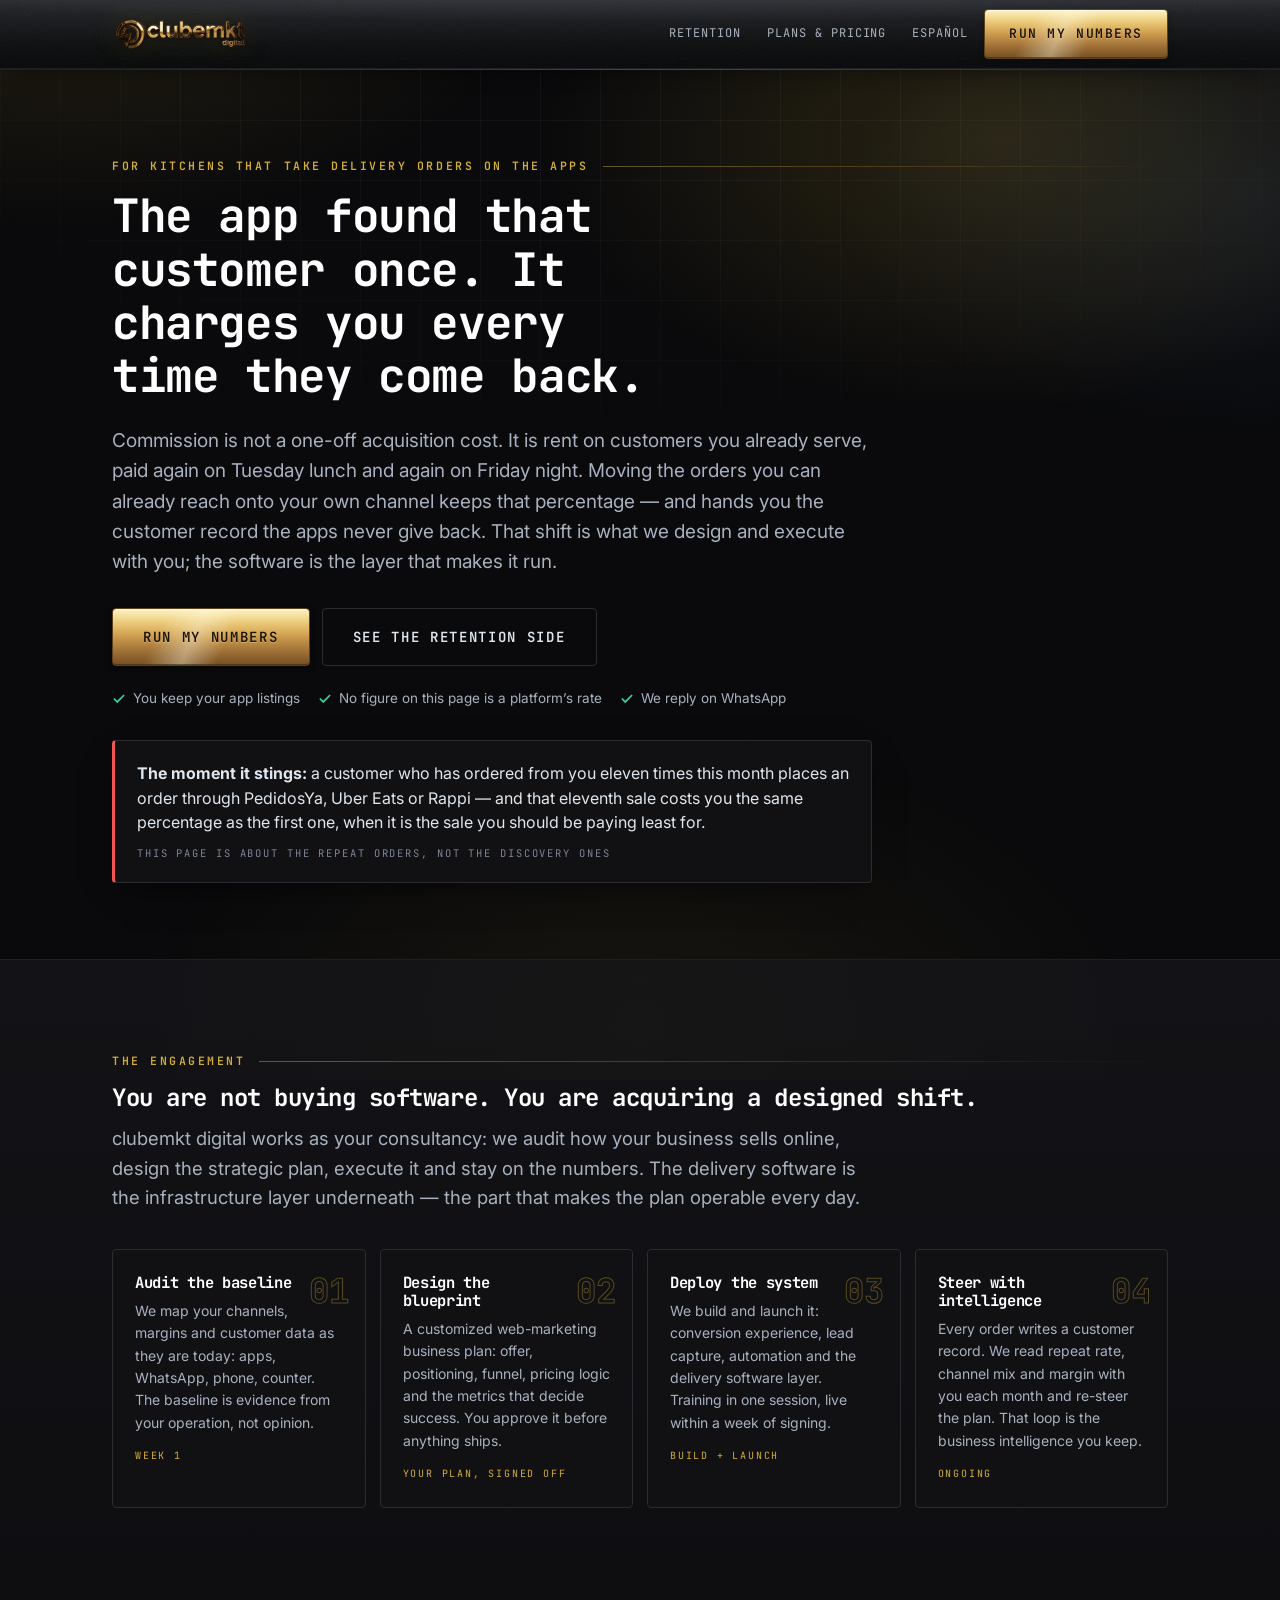
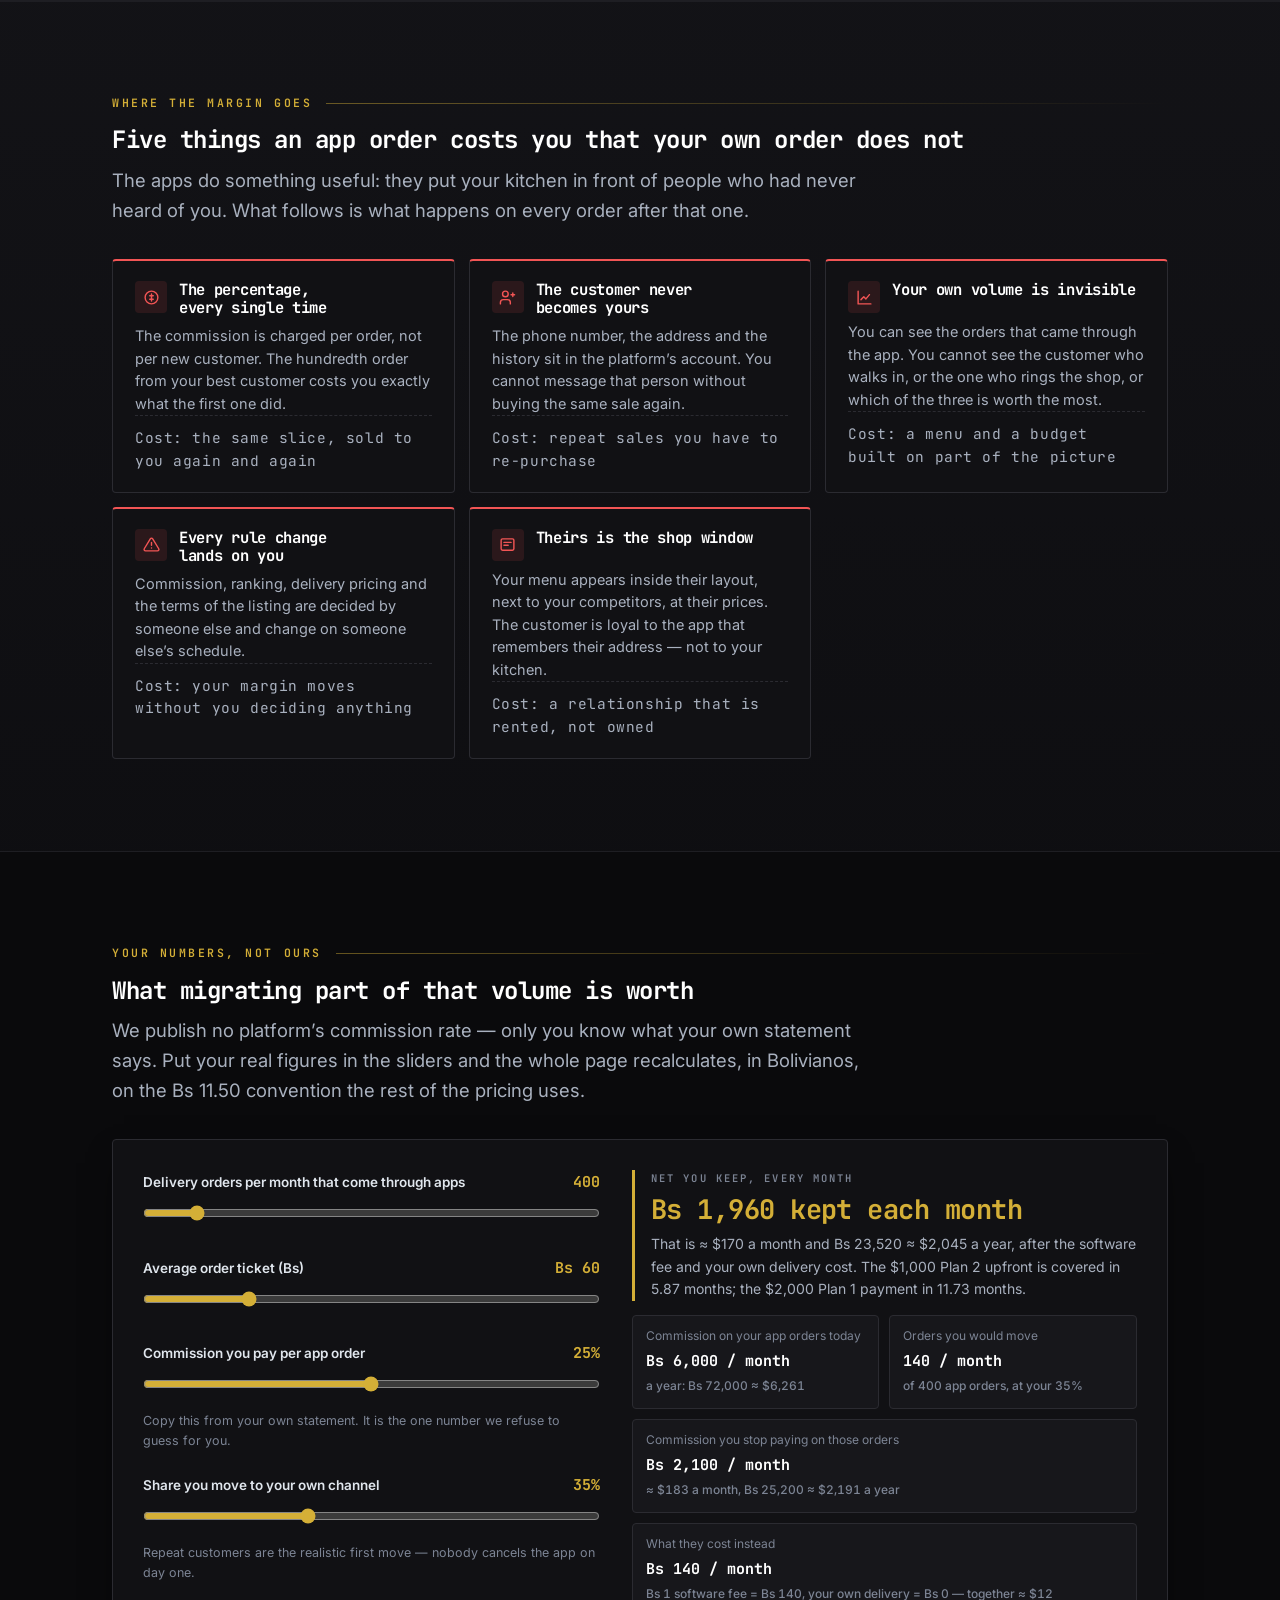
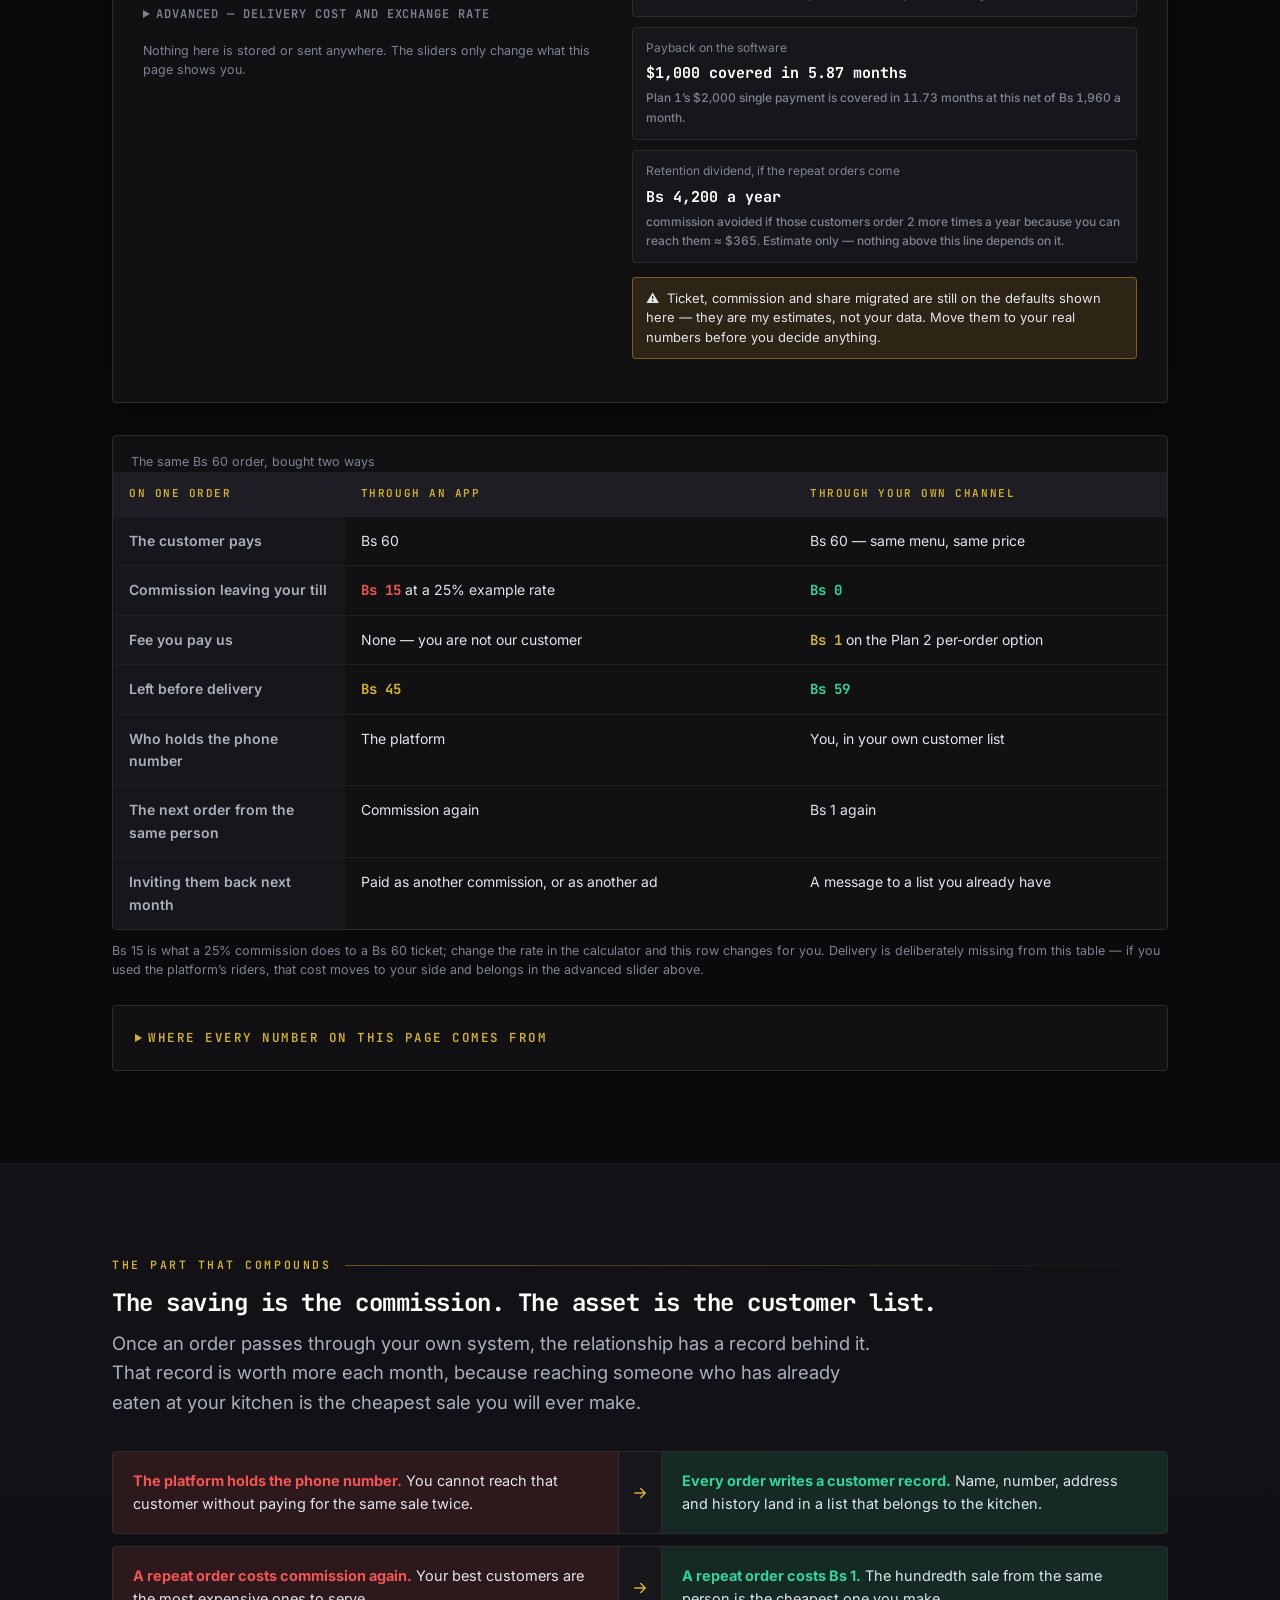
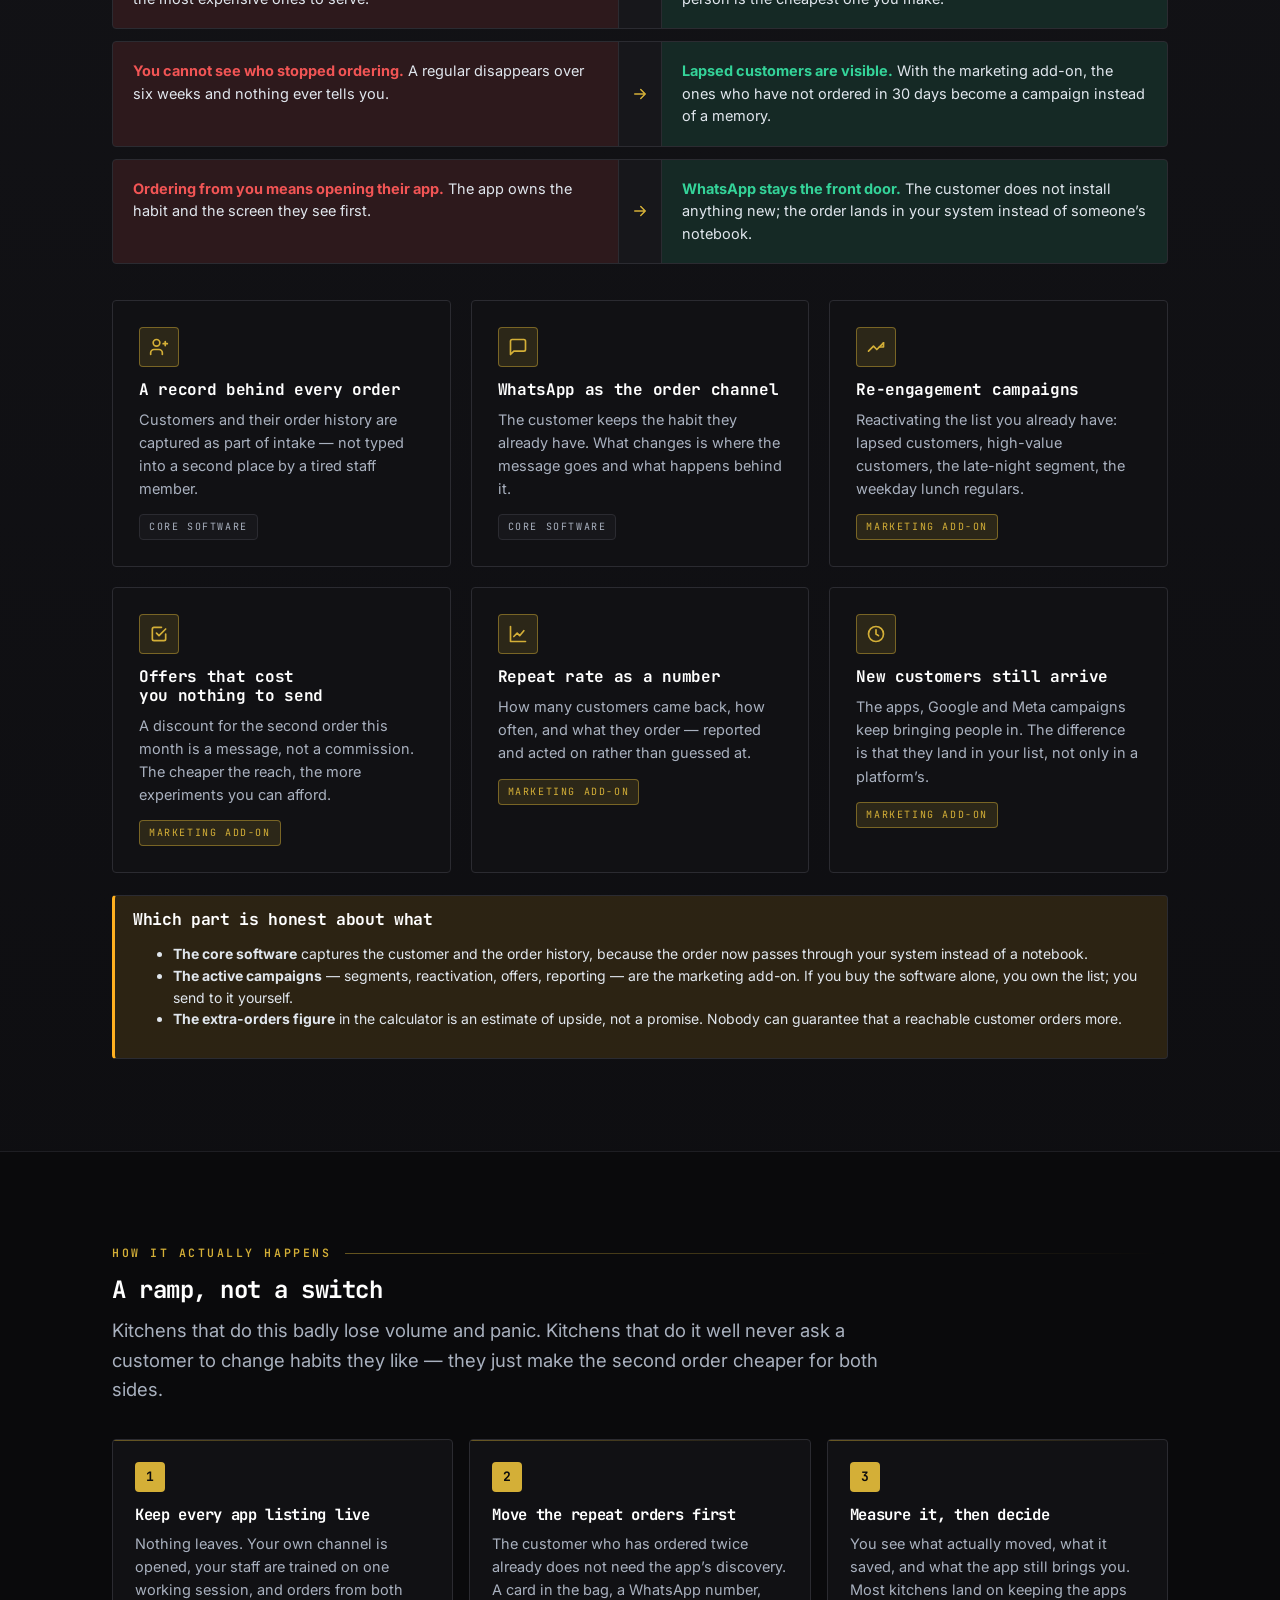
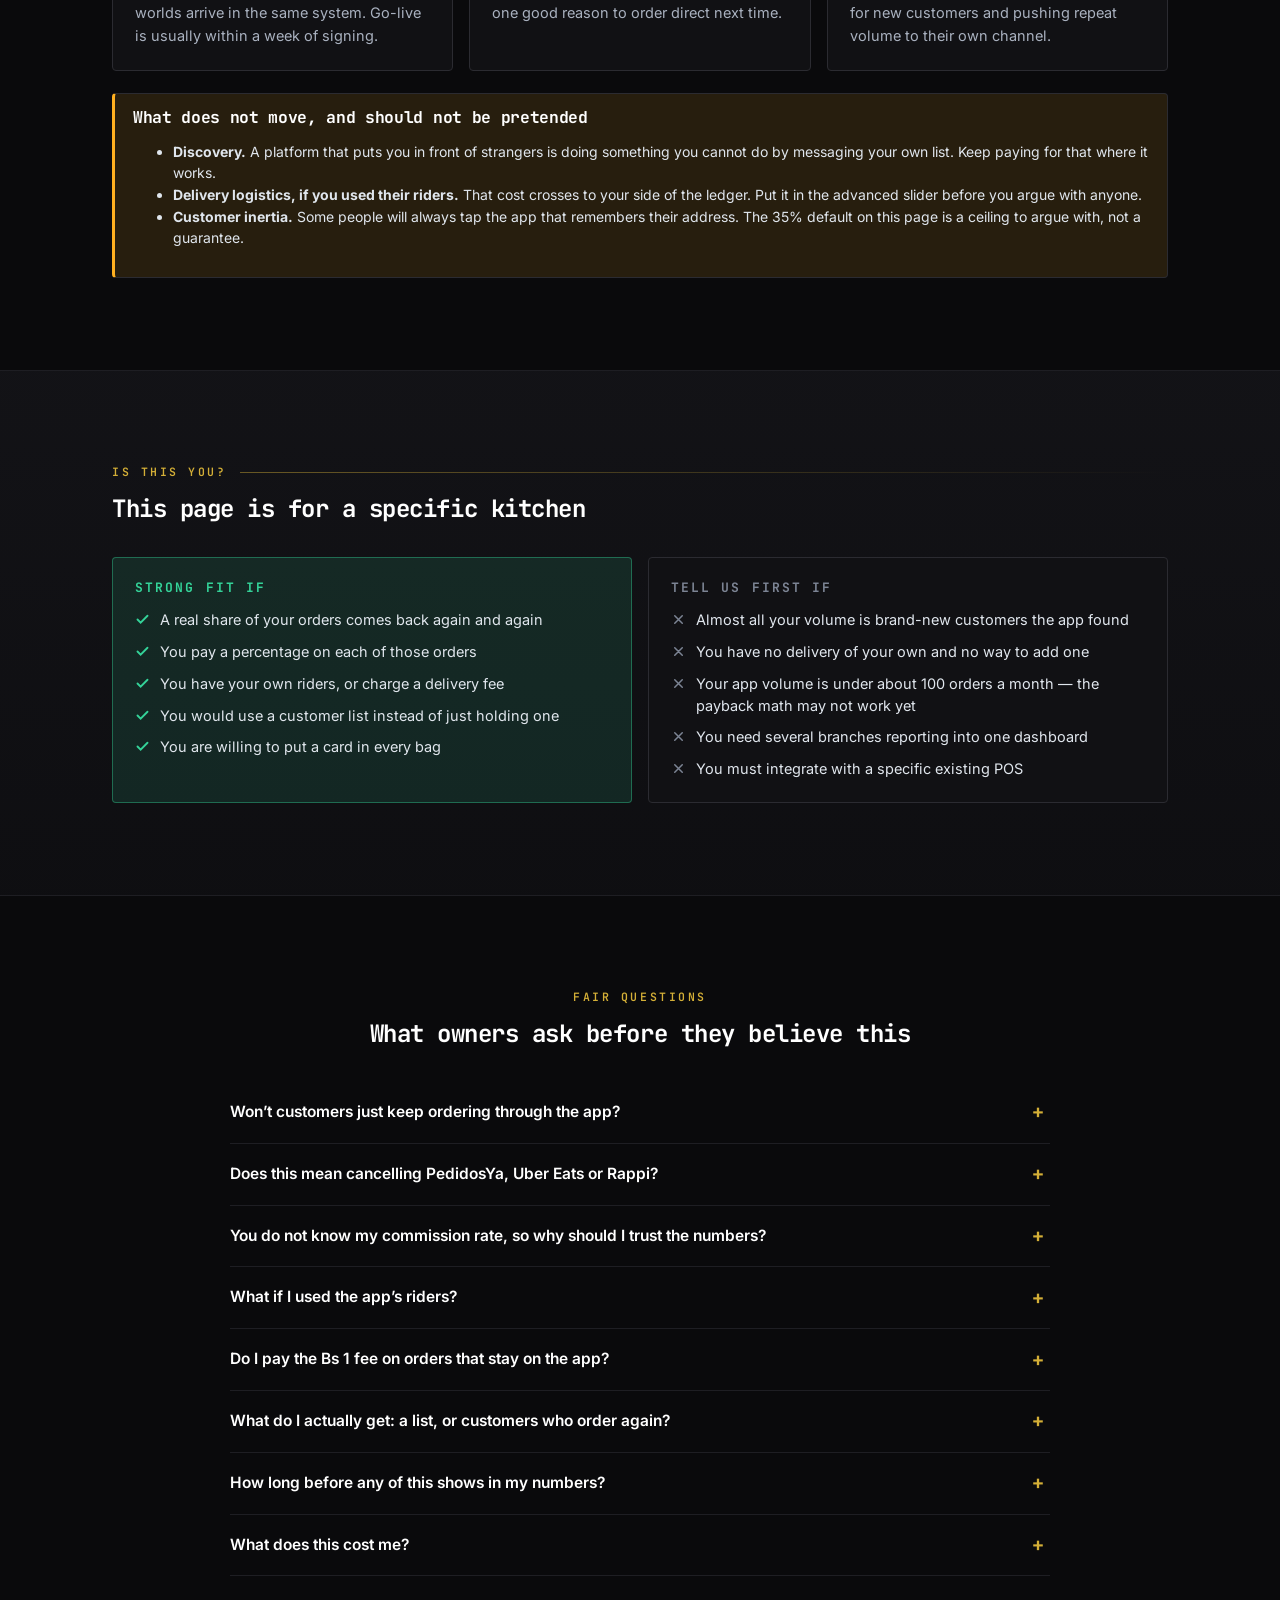
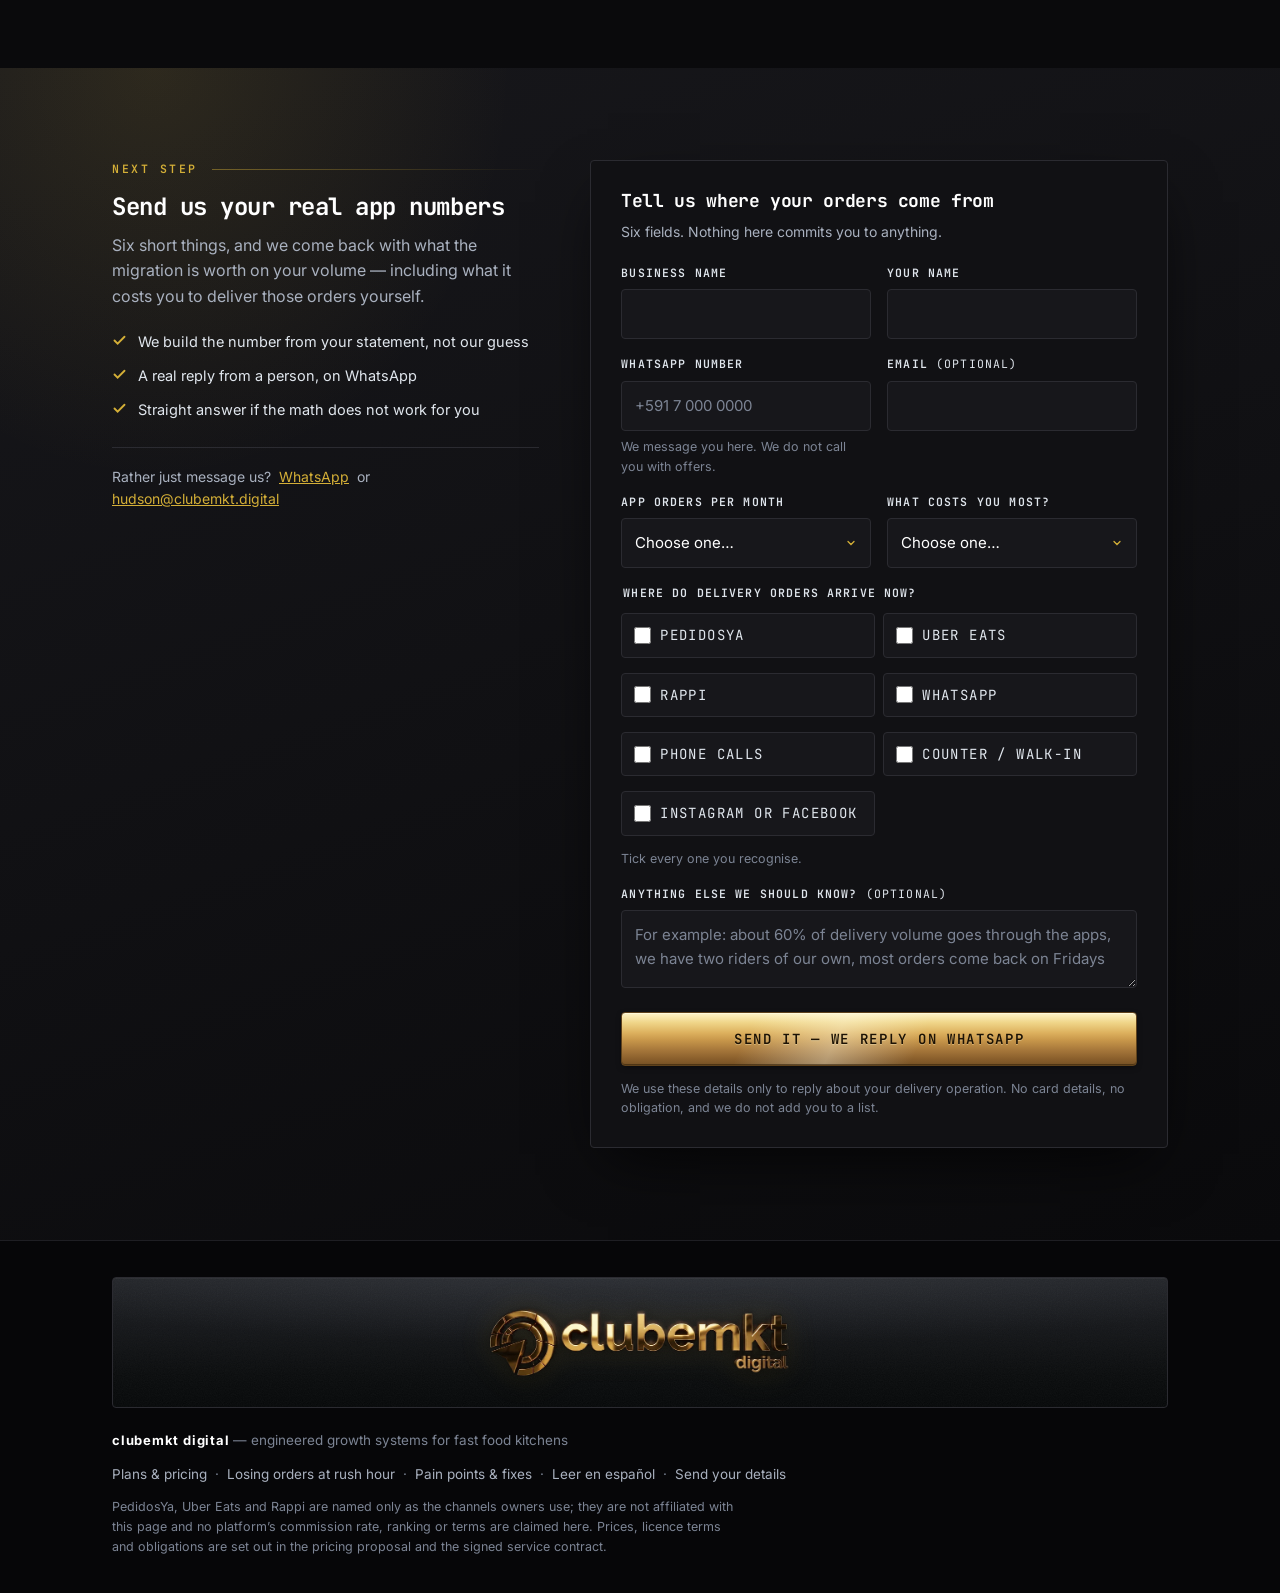
<file: landing/stop-paying-commission.html>
<!DOCTYPE html>
<html lang="en">
<head>
<meta charset="utf-8" />
<meta name="viewport" content="width=device-width, initial-scale=1" />
<title>Stop paying app commission on repeat orders — move delivery orders to your own channel</title>
<meta name="description" content="Every repeat order that arrives through PedidosYa, Uber Eats or Rappi costs you the commission again. See what migrating that volume to your own channel saves a fast food kitchen in Bolivia, and what you get back when the customer record is yours." />
<meta name="robots" content="index,follow" />
<link rel="alternate" hreflang="es" href="stop-paying-commission.es.html" />
<link rel="alternate" hreflang="en" href="stop-paying-commission.html" />
<link rel="icon" type="image/png" href="brand/clubemkt-mark-gold.png" />
<link rel="preconnect" href="https://fonts.googleapis.com" />
<link rel="preconnect" href="https://fonts.gstatic.com" crossorigin />
<link href="https://fonts.googleapis.com/css2?family=Inter:wght@400;500;600;700;800&family=JetBrains+Mono:wght@400;500;600;700&family=Syncopate:wght@400;700&display=swap" rel="stylesheet" />
<link rel="stylesheet" href="clubemkt.css?v=4" />
</head>

<body>
<a class="skip" href="#main">Skip to content</a>

<header class="site-header">
  <div class="wrap site-header__row">
    <a class="brand" href="index.html">
      <img class="brand__logo" src="brand/clubemkt-logo-header.png" alt="clubemkt digital" width="138" height="40" />
    </a>
    <div class="header__links">
      <a class="hlink hlink--extra" href="#retention">Retention</a>
      <a class="hlink" href="index.html">Plans &amp; pricing</a>
      <a class="hlink" href="stop-paying-commission.es.html" hreflang="es">Español</a>
      <a class="btn btn--primary" href="#signup">Run my numbers</a>
    </div>
  </div>
</header>

<main id="main">

  <!-- ===================== HOOK ===================== -->
  <section class="hero">
    <div class="wrap hero__inner">
      <span class="eyebrow">For kitchens that take delivery orders on the apps</span>
      <h1>The app found that customer once. It charges you every time they come back.</h1>
      <p class="lede">
        Commission is not a one-off acquisition cost. It is rent on customers you already serve, paid again on Tuesday
        lunch and again on Friday night. Moving the orders you can already reach onto your own channel keeps that
        percentage &mdash; and hands you the customer record the apps never give back. That shift is what we design and execute with you; the software is the layer that makes it run.
      </p>
      <div class="hero__cta">
        <a class="btn btn--primary btn--lg" href="#calculator">Run my numbers</a>
        <a class="btn btn--ghost btn--lg" href="#retention">See the retention side</a>
      </div>
      <ul class="reassure">
        <li><svg width="14" height="14" viewBox="0 0 24 24" fill="none" stroke="currentColor" stroke-width="3" stroke-linecap="round"><path d="M20 6 9 17l-5-5"/></svg>You keep your app listings</li>
        <li><svg width="14" height="14" viewBox="0 0 24 24" fill="none" stroke="currentColor" stroke-width="3" stroke-linecap="round"><path d="M20 6 9 17l-5-5"/></svg>No figure on this page is a platform&rsquo;s rate</li>
        <li><svg width="14" height="14" viewBox="0 0 24 24" fill="none" stroke="currentColor" stroke-width="3" stroke-linecap="round"><path d="M20 6 9 17l-5-5"/></svg>We reply on WhatsApp</li>
      </ul>

      <div class="quote">
        <p><strong>The moment it stings:</strong> a customer who has ordered from you eleven times this month places an
        order through PedidosYa, Uber Eats or Rappi &mdash; and that eleventh sale costs you the same percentage as the
        first one, when it is the sale you should be paying least for.</p>
        <cite>This page is about the repeat orders, not the discovery ones</cite>
      </div>
    </div>
  </section>
  <!-- ===================== THE ENGAGEMENT ===================== -->
  <section class="section section--alt" id="method">
    <div class="wrap">
      <span class="eyebrow">The engagement</span>
      <h2>You are not buying software. You are acquiring a designed shift.</h2>
      <p class="lede">clubemkt digital works as your consultancy: we audit how your business sells online, design the
      strategic plan, execute it and stay on the numbers. The delivery software is the infrastructure layer underneath
      &mdash; the part that makes the plan operable every day.</p>
      <div class="method">
        <article class="phase">
          <h3>Audit the baseline</h3>
          <p>We map your channels, margins and customer data as they are today: apps, WhatsApp, phone, counter. The baseline is evidence from your operation, not opinion.</p>
          <span class="phase__tag">Week 1</span>
        </article>
        <article class="phase">
          <h3>Design the blueprint</h3>
          <p>A customized web-marketing business plan: offer, positioning, funnel, pricing logic and the metrics that decide success. You approve it before anything ships.</p>
          <span class="phase__tag">Your plan, signed off</span>
        </article>
        <article class="phase">
          <h3>Deploy the system</h3>
          <p>We build and launch it: conversion experience, lead capture, automation and the delivery software layer. Training in one session, live within a week of signing.</p>
          <span class="phase__tag">Build + launch</span>
        </article>
        <article class="phase">
          <h3>Steer with intelligence</h3>
          <p>Every order writes a customer record. We read repeat rate, channel mix and margin with you each month and re-steer the plan. That loop is the business intelligence you keep.</p>
          <span class="phase__tag">Ongoing</span>
        </article>
      </div>
    </div>
  </section>


  <!-- ===================== WHERE THE MONEY GOES ===================== -->
  <section class="section section--alt" id="leaks">
    <div class="wrap">
      <span class="eyebrow">Where the margin goes</span>
      <h2>Five things an app order costs you that your own order does not</h2>
      <p class="lede">The apps do something useful: they put your kitchen in front of people who had never heard of you.
      What follows is what happens on every order after that one.</p>

      <div class="pains">
        <article class="pain">
          <div class="pain__head">
            <span class="pain__icon" aria-hidden="true"><svg width="17" height="17" viewBox="0 0 24 24" fill="none" stroke="currentColor" stroke-width="2" stroke-linecap="round" stroke-linejoin="round"><circle cx="12" cy="12" r="9"/><path d="M12 7v10M9.5 9.5h5M9.5 14.5h5"/></svg></span>
            <h3>The percentage, every single time</h3>
          </div>
          <p>The commission is charged per order, not per new customer. The hundredth order from your best customer
          costs you exactly what the first one did.</p>
          <p class="pain__cost">Cost: the same slice, sold to you again and again</p>
        </article>

        <article class="pain">
          <div class="pain__head">
            <span class="pain__icon" aria-hidden="true"><svg width="17" height="17" viewBox="0 0 24 24" fill="none" stroke="currentColor" stroke-width="2" stroke-linecap="round" stroke-linejoin="round"><path d="M16 21v-2a4 4 0 0 0-4-4H6a4 4 0 0 0-4 4v2"/><circle cx="9" cy="7" r="4"/><path d="M17 8h5M19.5 5.5v5"/></svg></span>
            <h3>The customer never becomes yours</h3>
          </div>
          <p>The phone number, the address and the history sit in the platform&rsquo;s account. You cannot message that
          person without buying the same sale again.</p>
          <p class="pain__cost">Cost: repeat sales you have to re-purchase</p>
        </article>

        <article class="pain">
          <div class="pain__head">
            <span class="pain__icon" aria-hidden="true"><svg width="17" height="17" viewBox="0 0 24 24" fill="none" stroke="currentColor" stroke-width="2" stroke-linecap="round" stroke-linejoin="round"><path d="M3 3v18h18"/><path d="M7 15l4-4 3 3 5-6"/></svg></span>
            <h3>Your own volume is invisible</h3>
          </div>
          <p>You can see the orders that came through the app. You cannot see the customer who walks in, or the one who
          rings the shop, or which of the three is worth the most.</p>
          <p class="pain__cost">Cost: a menu and a budget built on part of the picture</p>
        </article>

        <article class="pain">
          <div class="pain__head">
            <span class="pain__icon" aria-hidden="true"><svg width="17" height="17" viewBox="0 0 24 24" fill="none" stroke="currentColor" stroke-width="2" stroke-linecap="round" stroke-linejoin="round"><path d="M12 9v4M12 17h.01"/><path d="M10.3 3.9 1.8 18a2 2 0 0 0 1.7 3h17a2 2 0 0 0 1.7-3L13.7 3.9a2 2 0 0 0-3.4 0z"/></svg></span>
            <h3>Every rule change lands on you</h3>
          </div>
          <p>Commission, ranking, delivery pricing and the terms of the listing are decided by someone else and change
            on someone else&rsquo;s schedule.</p>
          <p class="pain__cost">Cost: your margin moves without you deciding anything</p>
        </article>

        <article class="pain">
          <div class="pain__head">
            <span class="pain__icon" aria-hidden="true"><svg width="17" height="17" viewBox="0 0 24 24" fill="none" stroke="currentColor" stroke-width="2" stroke-linecap="round" stroke-linejoin="round"><rect x="3" y="4" width="18" height="16" rx="2"/><path d="M7 9h10M7 13h6"/></svg></span>
            <h3>Theirs is the shop window</h3>
          </div>
          <p>Your menu appears inside their layout, next to your competitors, at their prices. The customer is loyal to
          the app that remembers their address &mdash; not to your kitchen.</p>
          <p class="pain__cost">Cost: a relationship that is rented, not owned</p>
        </article>
      </div>
    </div>
  </section>

  <!-- ===================== SAVINGS CALCULATOR ===================== -->
  <section class="section" id="calculator">
    <div class="wrap">
      <span class="eyebrow">Your numbers, not ours</span>
      <h2>What migrating part of that volume is worth</h2>
      <p class="lede">
        We publish no platform&rsquo;s commission rate &mdash; only you know what your own statement says. Put your real
        figures in the sliders and the whole page recalculates, in Bolivianos, on the Bs&nbsp;11.50 convention the rest of
        the pricing uses.
      </p>

      <div class="calc">
        <div class="calc__grid">
          <div class="calc__in">
            <div class="sfield">
              <label for="apps"><span>Delivery orders per month that come through apps</span><output id="appsOut">400</output></label>
              <input type="range" id="apps" min="100" max="3000" step="50" value="400">
            </div>
            <div class="sfield">
              <label for="ticket"><span>Average order ticket (Bs)</span><output id="ticketOut">Bs 60</output></label>
              <input type="range" id="ticket" min="20" max="200" step="5" value="60">
            </div>
            <div class="sfield">
              <label for="comm"><span>Commission you pay per app order</span><output id="commOut">25%</output></label>
              <input type="range" id="comm" min="15" max="35" step="1" value="25">
              <p class="hint">Copy this from your own statement. It is the one number we refuse to guess for you.</p>
            </div>
            <div class="sfield">
              <label for="shift"><span>Share you move to your own channel</span><output id="shiftOut">35%</output></label>
              <input type="range" id="shift" min="10" max="80" step="5" value="35">
              <p class="hint">Repeat customers are the realistic first move &mdash; nobody cancels the app on day one.</p>
            </div>
            <details class="adv">
              <summary>Advanced &mdash; delivery cost and exchange rate</summary>
              <div class="sfield">
                <label for="ownDelivery"><span>What delivering one order yourself costs you (Bs)</span><output id="ownDeliveryOut">Bs 0</output></label>
                <input type="range" id="ownDelivery" min="0" max="30" step="1" value="0">
                <p class="hint">Rider pay, fuel, or what you pay a courier per drop. Leave at 0 only if you already absorb it.</p>
              </div>
              <div class="sfield">
                <label for="repeat"><span>Extra orders a year from customers you can now reach</span><output id="repeatOut">2</output></label>
                <input type="range" id="repeat" min="0" max="6" step="1" value="2">
                <p class="hint">Feeds the retention estimate only. Nothing below the &ldquo;net you keep&rdquo; line depends on it.</p>
              </div>
              <div class="sfield">
                <label for="rate"><span>Exchange rate (Bs per USD)</span><output id="rateOut">11.50</output></label>
                <input type="range" id="rate" min="7" max="14" step="0.5" value="11.5">
              </div>
            </details>
            <p class="calc__fine">
              Nothing here is stored or sent anywhere. The sliders only change what this page shows you.
            </p>
          </div>

          <div class="calc__out">
            <div class="verdict">
              <p class="verdict__label">Net you keep, every month</p>
              <p class="verdict__big" id="verdictBig">&mdash;</p>
              <p class="verdict__sub" id="verdictSub">&mdash;</p>
            </div>

            <dl class="outgrid">
              <div class="outcell">
                <dt>Commission on your app orders today</dt>
                <dd><span id="cellComm">&mdash;</span><small id="cellCommSub"></small></dd>
              </div>
              <div class="outcell">
                <dt>Orders you would move</dt>
                <dd><span id="cellMoved">&mdash;</span><small id="cellMovedSub"></small></dd>
              </div>
              <div class="outcell outcell--wide">
                <dt>Commission you stop paying on those orders</dt>
                <dd><span id="cellKept">&mdash;</span><small id="cellKeptSub"></small></dd>
              </div>
              <div class="outcell outcell--wide">
                <dt>What they cost instead</dt>
                <dd><span id="cellCost">&mdash;</span><small id="cellCostSub"></small></dd>
              </div>
              <div class="outcell outcell--wide">
                <dt>Payback on the software</dt>
                <dd><span id="cellPayback">&mdash;</span><small id="cellPaybackSub"></small></dd>
              </div>
              <div class="outcell outcell--wide">
                <dt>Retention dividend, if the repeat orders come</dt>
                <dd><span id="cellRetention">&mdash;</span><small id="cellRetentionSub"></small></dd>
              </div>
            </dl>

            <p class="estflag" id="estFlag" hidden>
              &#9888;&nbsp; Ticket, commission and share migrated are still on the defaults shown here &mdash; they are my
              estimates, not your data. Move them to your real numbers before you decide anything.
            </p>
          </div>
        </div>
      </div>

      <div class="tableshell">
        <p class="tablehint">
          <svg width="15" height="15" viewBox="0 0 24 24" fill="none" stroke="currentColor" stroke-width="2" stroke-linecap="round" stroke-linejoin="round" aria-hidden="true"><path d="M8 12h8M12 8l4 4-4 4"/><circle cx="12" cy="12" r="9"/></svg>
          Swipe the table sideways to see all three columns
        </p>
        <div class="tablewrap">
          <table>
            <caption>The same Bs 60 order, bought two ways</caption>
            <thead>
              <tr>
                <th scope="col">On one order</th>
                <th scope="col">Through an app</th>
                <th scope="col">Through your own channel</th>
              </tr>
            </thead>
            <tbody>
              <tr>
                <th scope="row">The customer pays</th>
                <td>Bs 60</td>
                <td>Bs 60 &mdash; same menu, same price</td>
              </tr>
              <tr>
                <th scope="row">Commission leaving your till</th>
                <td><span class="num is-bad">Bs 15</span> at a 25% example rate</td>
                <td><span class="num is-good">Bs 0</span></td>
              </tr>
              <tr>
                <th scope="row">Fee you pay us</th>
                <td>None &mdash; you are not our customer</td>
                <td><span class="num">Bs 1</span> on the Plan&nbsp;2 per-order option</td>
              </tr>
              <tr>
                <th scope="row">Left before delivery</th>
                <td><span class="num">Bs 45</span></td>
                <td><span class="num is-good">Bs 59</span></td>
              </tr>
              <tr>
                <th scope="row">Who holds the phone number</th>
                <td>The platform</td>
                <td>You, in your own customer list</td>
              </tr>
              <tr>
                <th scope="row">The next order from the same person</th>
                <td>Commission again</td>
                <td>Bs 1 again</td>
              </tr>
              <tr>
                <th scope="row">Inviting them back next month</th>
                <td>Paid as another commission, or as another ad</td>
                <td>A message to a list you already have</td>
              </tr>
            </tbody>
          </table>
        </div>
        <p class="tablefoot">
          Bs 15 is what a 25% commission does to a Bs 60 ticket; change the rate in the calculator and this row changes
          for you. Delivery is deliberately missing from this table &mdash; if you used the platform&rsquo;s riders, that
          cost moves to your side and belongs in the advanced slider above.
        </p>
      </div>

      <details class="sources">
        <summary>Where every number on this page comes from</summary>
        <p>
          You should check this arithmetic before you believe any of it. These are the formulas, and which inputs are
          yours rather than mine.
        </p>
        <p class="formula">
          commission today&nbsp;&nbsp;&nbsp; = app orders &times; ticket &times; commission%<br>
          orders moved&nbsp;&nbsp;&nbsp;&nbsp;&nbsp;&nbsp;&nbsp;&nbsp; = app orders &times; share migrated<br>
          you stop paying&nbsp;&nbsp; = orders moved &times; ticket &times; commission%<br>
          software fee&nbsp;&nbsp;&nbsp;&nbsp;&nbsp;&nbsp;&nbsp; = orders moved &times; Bs 1<br>
          your delivery cost = orders moved &times; Bs per order you enter<br>
          net you keep&nbsp;&nbsp;&nbsp;&nbsp;&nbsp;&nbsp;&nbsp;&nbsp; = you stop paying &minus; software fee &minus; your delivery cost<br>
          Plan 2 payback&nbsp;&nbsp;&nbsp;&nbsp; = ($1,000 &times; rate) &divide; net&nbsp;&nbsp;&nbsp; Plan 1 payback = ($2,000 &times; rate) &divide; net<br>
          retention estimate = orders moved &times; extra orders a year &times; ticket &times; commission%
        </p>
        <ul>
          <li><b>Yours to correct:</b> app orders, ticket, commission, share migrated, your own delivery cost, repeat orders, exchange rate.</li>
          <li><b>Mine, and defaults:</b> 400 app orders, Bs 60 ticket, 25% commission, 35% migrated, Bs 0 own delivery, 2 extra orders a year, Bs 11.50 per USD. The 11.50 convention is shared with the rest of the pricing so both documents agree.</li>
          <li><b>Fixed by the proposal:</b> Bs 1 per order, $150 per month, $1,000 Plan&nbsp;2 upfront, $2,000 Plan&nbsp;1.</li>
          <li><b>What the Bs 1 is charged on:</b> every order the system processes. This calculator charges it on the migrated
            orders only &mdash; if your app orders also run through the intake automation, as most clients&rsquo; do, add Bs&nbsp;1
            for each of those too. On the fixed $150 / month option none of this moves, because volume changes nothing.</li>
          <li><b>Deliberately not here:</b> any named platform&rsquo;s published rate, ranking rules or terms. We do not claim to know them, and nothing on this page depends on them.</li>
          <li><b>Where the net goes negative:</b> if delivering an order yourself costs more than the commission you save, the calculator says so instead of hiding it. That is a real answer, not a failure.</li>
        </ul>
      </details>
    </div>
  </section>

  <!-- ===================== RETENTION ===================== -->
  <section class="section section--alt" id="retention">
    <div class="wrap">
      <span class="eyebrow">The part that compounds</span>
      <h2>The saving is the commission. The asset is the customer list.</h2>
      <p class="lede">
        Once an order passes through your own system, the relationship has a record behind it. That record is worth more
        each month, because reaching someone who has already eaten at your kitchen is the cheapest sale you will ever make.
      </p>

      <div class="fixes">
        <div class="fix">
          <div class="fix__before"><strong>The platform holds the phone number.</strong> You cannot reach that customer without paying for the same sale twice.</div>
          <div class="fix__arrow" aria-hidden="true"><svg width="18" height="18" viewBox="0 0 24 24" fill="none" stroke="currentColor" stroke-width="2" stroke-linecap="round" stroke-linejoin="round"><path d="M5 12h14M13 6l6 6-6 6"/></svg></div>
          <div class="fix__after"><strong>Every order writes a customer record.</strong> Name, number, address and history land in a list that belongs to the kitchen.</div>
        </div>

        <div class="fix">
          <div class="fix__before"><strong>A repeat order costs commission again.</strong> Your best customers are the most expensive ones to serve.</div>
          <div class="fix__arrow" aria-hidden="true"><svg width="18" height="18" viewBox="0 0 24 24" fill="none" stroke="currentColor" stroke-width="2" stroke-linecap="round" stroke-linejoin="round"><path d="M5 12h14M13 6l6 6-6 6"/></svg></div>
          <div class="fix__after"><strong>A repeat order costs Bs 1.</strong> The hundredth sale from the same person is the cheapest one you make.</div>
        </div>

        <div class="fix">
          <div class="fix__before"><strong>You cannot see who stopped ordering.</strong> A regular disappears over six weeks and nothing ever tells you.</div>
          <div class="fix__arrow" aria-hidden="true"><svg width="18" height="18" viewBox="0 0 24 24" fill="none" stroke="currentColor" stroke-width="2" stroke-linecap="round" stroke-linejoin="round"><path d="M5 12h14M13 6l6 6-6 6"/></svg></div>
          <div class="fix__after"><strong>Lapsed customers are visible.</strong> With the marketing add-on, the ones who have not ordered in 30 days become a campaign instead of a memory.</div>
        </div>

        <div class="fix">
          <div class="fix__before"><strong>Ordering from you means opening their app.</strong> The app owns the habit and the screen they see first.</div>
          <div class="fix__arrow" aria-hidden="true"><svg width="18" height="18" viewBox="0 0 24 24" fill="none" stroke="currentColor" stroke-width="2" stroke-linecap="round" stroke-linejoin="round"><path d="M5 12h14M13 6l6 6-6 6"/></svg></div>
          <div class="fix__after"><strong>WhatsApp stays the front door.</strong> The customer does not install anything new; the order lands in your system instead of someone&rsquo;s notebook.</div>
        </div>
      </div>

      <div class="grid">
        <article class="card">
          <span class="card__icon" aria-hidden="true"><svg width="20" height="20" viewBox="0 0 24 24" fill="none" stroke="currentColor" stroke-width="2" stroke-linecap="round" stroke-linejoin="round"><path d="M16 21v-2a4 4 0 0 0-4-4H6a4 4 0 0 0-4 4v2"/><circle cx="9" cy="7" r="4"/><path d="M17 8h5M19.5 5.5v5"/></svg></span>
          <h3>A record behind every order</h3>
          <p>Customers and their order history are captured as part of intake &mdash; not typed into a second place by a tired staff member.</p>
          <span class="card__tag">Core software</span>
        </article>

        <article class="card">
          <span class="card__icon" aria-hidden="true"><svg width="20" height="20" viewBox="0 0 24 24" fill="none" stroke="currentColor" stroke-width="2" stroke-linecap="round" stroke-linejoin="round"><path d="M21 15a2 2 0 0 1-2 2H7l-4 4V5a2 2 0 0 1 2-2h14a2 2 0 0 1 2 2z"/></svg></span>
          <h3>WhatsApp as the order channel</h3>
          <p>The customer keeps the habit they already have. What changes is where the message goes and what happens behind it.</p>
          <span class="card__tag">Core software</span>
        </article>

        <article class="card">
          <span class="card__icon" aria-hidden="true"><svg width="20" height="20" viewBox="0 0 24 24" fill="none" stroke="currentColor" stroke-width="2" stroke-linecap="round" stroke-linejoin="round"><path d="M3 17l6-6 4 4 8-8"/><path d="M21 7v5h-5"/></svg></span>
          <h3>Re-engagement campaigns</h3>
          <p>Reactivating the list you already have: lapsed customers, high-value customers, the late-night segment, the weekday lunch regulars.</p>
          <span class="card__tag card__tag--addon">Marketing add-on</span>
        </article>

        <article class="card">
          <span class="card__icon" aria-hidden="true"><svg width="20" height="20" viewBox="0 0 24 24" fill="none" stroke="currentColor" stroke-width="2" stroke-linecap="round" stroke-linejoin="round"><path d="M9 11l3 3 8-8"/><path d="M20 12v6a2 2 0 0 1-2 2H6a2 2 0 0 1-2-2V6a2 2 0 0 1 2-2h9"/></svg></span>
          <h3>Offers that cost you nothing to send</h3>
          <p>A discount for the second order this month is a message, not a commission. The cheaper the reach, the more experiments you can afford.</p>
          <span class="card__tag card__tag--addon">Marketing add-on</span>
        </article>

        <article class="card">
          <span class="card__icon" aria-hidden="true"><svg width="20" height="20" viewBox="0 0 24 24" fill="none" stroke="currentColor" stroke-width="2" stroke-linecap="round" stroke-linejoin="round"><path d="M3 3v18h18"/><path d="M7 15l4-4 3 3 5-6"/></svg></span>
          <h3>Repeat rate as a number</h3>
          <p>How many customers came back, how often, and what they order &mdash; reported and acted on rather than guessed at.</p>
          <span class="card__tag card__tag--addon">Marketing add-on</span>
        </article>

        <article class="card">
          <span class="card__icon" aria-hidden="true"><svg width="20" height="20" viewBox="0 0 24 24" fill="none" stroke="currentColor" stroke-width="2" stroke-linecap="round" stroke-linejoin="round"><circle cx="12" cy="12" r="9"/><path d="M12 7v5l3 2"/></svg></span>
          <h3>New customers still arrive</h3>
          <p>The apps, Google and Meta campaigns keep bringing people in. The difference is that they land in your list, not only in a platform&rsquo;s.</p>
          <span class="card__tag card__tag--addon">Marketing add-on</span>
        </article>
      </div>

      <div class="caveat">
        <h3>Which part is honest about what</h3>
        <ul>
          <li><strong>The core software</strong> captures the customer and the order history, because the order now passes through your system instead of a notebook.</li>
          <li><strong>The active campaigns</strong> &mdash; segments, reactivation, offers, reporting &mdash; are the marketing add-on. If you buy the software alone, you own the list; you send to it yourself.</li>
          <li><strong>The extra-orders figure</strong> in the calculator is an estimate of upside, not a promise. Nobody can guarantee that a reachable customer orders more.</li>
        </ul>
      </div>
    </div>
  </section>

  <!-- ===================== HOW MIGRATION ACTUALLY GOES ===================== -->
  <section class="section" id="ramp">
    <div class="wrap">
      <span class="eyebrow">How it actually happens</span>
      <h2>A ramp, not a switch</h2>
      <p class="lede">Kitchens that do this badly lose volume and panic. Kitchens that do it well never ask a customer to
      change habits they like &mdash; they just make the second order cheaper for both sides.</p>

      <div class="steps">
        <article class="step">
          <span class="step__num" aria-hidden="true">1</span>
          <h3>Keep every app listing live</h3>
          <p>Nothing leaves. Your own channel is opened, your staff are trained on one working session, and orders from
          both worlds arrive in the same system. Go-live is usually within a week of signing.</p>
        </article>
        <article class="step">
          <span class="step__num" aria-hidden="true">2</span>
          <h3>Move the repeat orders first</h3>
          <p>The customer who has ordered twice already does not need the app&rsquo;s discovery. A card in the bag, a
          WhatsApp number, one good reason to order direct next time.</p>
        </article>
        <article class="step">
          <span class="step__num" aria-hidden="true">3</span>
          <h3>Measure it, then decide</h3>
          <p>You see what actually moved, what it saved, and what the app still brings you. Most kitchens land on keeping
          the apps for new customers and pushing repeat volume to their own channel.</p>
        </article>
      </div>

      <div class="caveat">
        <h3>What does not move, and should not be pretended</h3>
        <ul>
          <li><strong>Discovery.</strong> A platform that puts you in front of strangers is doing something you cannot do by messaging your own list. Keep paying for that where it works.</li>
          <li><strong>Delivery logistics, if you used their riders.</strong> That cost crosses to your side of the ledger. Put it in the advanced slider before you argue with anyone.</li>
          <li><strong>Customer inertia.</strong> Some people will always tap the app that remembers their address. The 35% default on this page is a ceiling to argue with, not a guarantee.</li>
        </ul>
      </div>
    </div>
  </section>

  <!-- ===================== QUALIFIER ===================== -->
  <section class="section section--alt" id="qualify">
    <div class="wrap">
      <span class="eyebrow">Is this you?</span>
      <h2>This page is for a specific kitchen</h2>
      <div class="qualify">
        <div class="qual qual--yes">
          <h3>Strong fit if</h3>
          <ul>
            <li><svg width="15" height="15" viewBox="0 0 24 24" fill="none" stroke="currentColor" stroke-width="3" stroke-linecap="round"><path d="M20 6 9 17l-5-5"/></svg><span>A real share of your orders comes back again and again</span></li>
            <li><svg width="15" height="15" viewBox="0 0 24 24" fill="none" stroke="currentColor" stroke-width="3" stroke-linecap="round"><path d="M20 6 9 17l-5-5"/></svg><span>You pay a percentage on each of those orders</span></li>
            <li><svg width="15" height="15" viewBox="0 0 24 24" fill="none" stroke="currentColor" stroke-width="3" stroke-linecap="round"><path d="M20 6 9 17l-5-5"/></svg><span>You have your own riders, or charge a delivery fee</span></li>
            <li><svg width="15" height="15" viewBox="0 0 24 24" fill="none" stroke="currentColor" stroke-width="3" stroke-linecap="round"><path d="M20 6 9 17l-5-5"/></svg><span>You would use a customer list instead of just holding one</span></li>
            <li><svg width="15" height="15" viewBox="0 0 24 24" fill="none" stroke="currentColor" stroke-width="3" stroke-linecap="round"><path d="M20 6 9 17l-5-5"/></svg><span>You are willing to put a card in every bag</span></li>
          </ul>
        </div>
        <div class="qual qual--no">
          <h3>Tell us first if</h3>
          <ul>
            <li><svg width="15" height="15" viewBox="0 0 24 24" fill="none" stroke="currentColor" stroke-width="2.4" stroke-linecap="round"><path d="M6 6l12 12M18 6 6 18"/></svg><span>Almost all your volume is brand-new customers the app found</span></li>
            <li><svg width="15" height="15" viewBox="0 0 24 24" fill="none" stroke="currentColor" stroke-width="2.4" stroke-linecap="round"><path d="M6 6l12 12M18 6 6 18"/></svg><span>You have no delivery of your own and no way to add one</span></li>
            <li><svg width="15" height="15" viewBox="0 0 24 24" fill="none" stroke="currentColor" stroke-width="2.4" stroke-linecap="round"><path d="M6 6l12 12M18 6 6 18"/></svg><span>Your app volume is under about 100 orders a month &mdash; the payback math may not work yet</span></li>
            <li><svg width="15" height="15" viewBox="0 0 24 24" fill="none" stroke="currentColor" stroke-width="2.4" stroke-linecap="round"><path d="M6 6l12 12M18 6 6 18"/></svg><span>You need several branches reporting into one dashboard</span></li>
            <li><svg width="15" height="15" viewBox="0 0 24 24" fill="none" stroke="currentColor" stroke-width="2.4" stroke-linecap="round"><path d="M6 6l12 12M18 6 6 18"/></svg><span>You must integrate with a specific existing POS</span></li>
          </ul>
        </div>
      </div>
    </div>
  </section>

  <!-- ===================== FAQ ===================== -->
  <section class="section" id="faq">
    <div class="wrap">
      <div class="center" style="text-align:center">
        <span class="eyebrow">Fair questions</span>
        <h2>What owners ask before they believe this</h2>
      </div>
      <div class="faq">
        <details>
          <summary>Won&rsquo;t customers just keep ordering through the app?</summary>
          <p>For the first order, usually yes &mdash; that is what the app is for. This is about the second order and
          onwards, where the customer already knows your food and the app is only remembering an address. Give them one
          reason, keep the price the same, and measure what actually moves instead of assuming it will not.</p>
        </details>
        <details>
          <summary>Does this mean cancelling PedidosYa, Uber Eats or Rappi?</summary>
          <p>No, and a page that told you to would be selling you something. Keep the listings that bring strangers in.
          The argument on this page is only about orders from people who already came back to you once.</p>
        </details>
        <details>
          <summary>You do not know my commission rate, so why should I trust the numbers?</summary>
          <p>Correct &mdash; we do not, and this page never claims a platform&rsquo;s rate. That is why commission is a
          slider you set from your own statement, and why every figure recalculates around it. If your real rate is lower,
          the saving shrinks in front of you.</p>
        </details>
        <details>
          <summary>What if I used the app&rsquo;s riders?</summary>
          <p>Then delivering those orders costs you something it did not cost before, and any page that ignored that was
          lying to you. Put a per-order figure in the advanced slider &mdash; rider pay, fuel, or what you pay a courier per
          drop. If the net goes negative, this page says so plainly rather than hiding it.</p>
        </details>
        <details>
          <summary>Do I pay the Bs 1 fee on orders that stay on the app?</summary>
          <p>If the order passes through the system, it counts &mdash; that is how the per-order option is defined. Most
          kitchens route everything through it, because capturing the app orders is half the reason for buying it. At 400
          orders a month that is Bs&nbsp;400, roughly $35 &mdash; against Bs&nbsp;6,000 of commission on the same volume. If
          you would rather your fee not move with your volume at all, the alternative on Plan&nbsp;2 is the fixed
          $150 / month.</p>
        </details>
        <details>
          <summary>What do I actually get: a list, or customers who order again?</summary>
          <p>The software gives you the record &mdash; that is the asset. Turning it into orders is work: offers, timing,
          segments. That is the marketing add-on, and you can do it yourself if you would rather. We will tell you which of
          the two you are signing up for before you sign.</p>
        </details>
        <details>
          <summary>How long before any of this shows in my numbers?</summary>
          <p>Usually within a week of signing to go live, because the work is configuration, not development. The migration
          itself is slower than the setup: weeks, not days, and it is measured monthly rather than hoped for.</p>
        </details>
        <details>
          <summary>What does this cost me?</summary>
          <p>Two ways to buy: one payment covering a full year of licence with no monthly fee, or a lower upfront amount
          with either a fixed monthly fee or Bs&nbsp;1 per order. At Bs&nbsp;1, a Bs 60 order paying 25% commission covers its own
          software fee about fifteen times over.</p>
          <p style="margin-top:10px"><a href="index.html">See the plans and pricing &rarr;</a></p>
        </details>
      </div>
    </div>
  </section>

  <!-- ===================== LEAD CAPTURE ===================== -->
  <section class="section capture" id="signup">
    <div class="wrap capture__grid">
      <div>
        <span class="eyebrow">Next step</span>
        <h2>Send us your real app numbers</h2>
        <p class="sub">Six short things, and we come back with what the migration is worth on your volume &mdash; including
        what it costs you to deliver those orders yourself.</p>
        <ul class="capture__list">
          <li><svg width="15" height="15" viewBox="0 0 24 24" fill="none" stroke="currentColor" stroke-width="3" stroke-linecap="round"><path d="M20 6 9 17l-5-5"/></svg><span>We build the number from your statement, not our guess</span></li>
          <li><svg width="15" height="15" viewBox="0 0 24 24" fill="none" stroke="currentColor" stroke-width="3" stroke-linecap="round"><path d="M20 6 9 17l-5-5"/></svg><span>A real reply from a person, on WhatsApp</span></li>
          <li><svg width="15" height="15" viewBox="0 0 24 24" fill="none" stroke="currentColor" stroke-width="3" stroke-linecap="round"><path d="M20 6 9 17l-5-5"/></svg><span>Straight answer if the math does not work for you</span></li>
        </ul>
        <p class="capture__alt">
          Rather just message us?&nbsp; <span id="altContact">Fill the form above and we reply on WhatsApp. Direct contact links appear here once the details below the CONFIG line in this page are real.</span>
        </p>
      </div>

      <div class="formcard">
        <h3>Tell us where your orders come from</h3>
        <p>Six fields. Nothing here commits you to anything.</p>

        <form id="leadForm" novalidate>
          <div class="row2">
            <div class="field">
              <label for="business">Business name</label>
              <input type="text" id="business" name="business" autocomplete="organization" required />
              <p class="err">Please add the name of the kitchen.</p>
            </div>
            <div class="field">
              <label for="contact">Your name</label>
              <input type="text" id="contact" name="contact" autocomplete="name" required />
              <p class="err">Please add your name.</p>
            </div>
          </div>

          <div class="row2">
            <div class="field">
              <label for="phone">WhatsApp number</label>
              <input type="tel" id="phone" name="phone" autocomplete="tel" placeholder="+591 7 000 0000" required />
              <p class="err">We need a number to reply on.</p>
              <p class="hint">We message you here. We do not call you with offers.</p>
            </div>
            <div class="field">
              <label for="email">Email <span style="font-weight:400;color:var(--ink-400)">(optional)</span></label>
              <input type="email" id="email" name="email" autocomplete="email" />
              <p class="err">That email address looks incomplete.</p>
            </div>
          </div>

          <div class="row2">
            <div class="field">
              <label for="volume">App orders per month</label>
              <select id="volume" name="volume" required>
                <option value="">Choose one&hellip;</option>
                <option>Fewer than 100</option>
                <option>100 to 300</option>
                <option>300 to 600</option>
                <option>More than 600</option>
                <option>Too irregular to know</option>
              </select>
              <p class="err">Pick the closest number.</p>
            </div>
            <div class="field">
              <label for="pain">What costs you most?</label>
              <select id="pain" name="pain" required>
                <option value="">Choose one&hellip;</option>
                <option>Commission on repeat orders</option>
                <option>Never seeing the customer&rsquo;s number</option>
                <option>Customers loyal to the app, not us</option>
                <option>Delivery costs rising every month</option>
                <option>No numbers on what actually sells</option>
                <option>Staff retyping orders by hand</option>
                <option>Not enough repeat customers</option>
              </select>
              <p class="err">Pick the one that costs you most.</p>
            </div>
          </div>

          <fieldset>
            <legend class="legend">Where do delivery orders arrive now?</legend>
            <div class="checks">
              <label class="check"><input type="checkbox" name="channel" value="PedidosYa" /> PedidosYa</label>
              <label class="check"><input type="checkbox" name="channel" value="Uber Eats" /> Uber Eats</label>
              <label class="check"><input type="checkbox" name="channel" value="Rappi" /> Rappi</label>
              <label class="check"><input type="checkbox" name="channel" value="WhatsApp" /> WhatsApp</label>
              <label class="check"><input type="checkbox" name="channel" value="Phone" /> Phone calls</label>
              <label class="check"><input type="checkbox" name="channel" value="Counter" /> Counter / walk-in</label>
              <label class="check"><input type="checkbox" name="channel" value="Instagram or Facebook" /> Instagram or Facebook</label>
            </div>
            <p class="hint">Tick every one you recognise.</p>
          </fieldset>

          <div class="field">
            <label for="notes">Anything else we should know? <span style="font-weight:400;color:var(--ink-400)">(optional)</span></label>
            <textarea id="notes" name="notes" placeholder="For example: about 60% of delivery volume goes through the apps, we have two riders of our own, most orders come back on Fridays"></textarea>
          </div>

          <button class="btn btn--primary btn--lg btn--block" type="submit">Send it &mdash; we reply on WhatsApp</button>
          <p class="consent">
            We use these details only to reply about your delivery operation. No card details, no obligation, and we
            do not add you to a list.
          </p>

          <div class="status" id="statusBox" role="status" aria-live="polite"></div>
        </form>
      </div>
    </div>
  </section>
</main>

<footer class="site-footer">
  <div class="wrap">
        <div class="brandplate"><img src="brand/clubemkt-logo-header.png" alt="clubemkt digital" width="320" height="93" loading="lazy" /></div>
<div class="site-footer__row">
      <div><strong>clubemkt digital</strong> &mdash; engineered growth systems for fast food kitchens</div>
      <div><a href="index.html">Plans &amp; pricing</a> &nbsp;&middot;&nbsp; <a href="stop-losing-orders.html">Losing orders at rush hour</a> &nbsp;&middot;&nbsp; <a href="pain-points.html">Pain points &amp; fixes</a> &nbsp;&middot;&nbsp; <a href="stop-paying-commission.es.html" hreflang="es">Leer en espa&ntilde;ol</a> &nbsp;&middot;&nbsp; <a href="#signup">Send your details</a></div>
    </div>
    <p style="margin:12px 0 0; font-size:12.5px; color:var(--muted-2); max-width:78ch">
      PedidosYa, Uber Eats and Rappi are named only as the channels owners use; they are not affiliated with this page and
      no platform&rsquo;s commission rate, ranking or terms are claimed here. Prices, licence terms and obligations are set
      out in the pricing proposal and the signed service contract.
    </p>
  </div>
</footer>

<script>
(function () {
  /* ===================== COMMISSION SAVINGS CALCULATOR =====================
     One source of truth for the commercial figures on this page. The written
     examples elsewhere on the page (the Bs 60 table, the FAQ) use these numbers. */
  var PER_ORDER_BS = 1;
  var PLAN1_USD = 2000;
  var PLAN2_USD = 1000;
  var DEFAULTS = { apps: 400, ticket: 60, comm: 25, shift: 35, ownDelivery: 0, repeat: 2, rate: 11.5 };
  var IDS = ['apps', 'ticket', 'comm', 'shift', 'ownDelivery', 'repeat', 'rate'];

  var nf0 = new Intl.NumberFormat('en-US', { maximumFractionDigits: 0 });
  var nf2 = new Intl.NumberFormat('en-US', { minimumFractionDigits: 2, maximumFractionDigits: 2 });
  function money(v) { return '$' + nf2.format(v); }
  function money0(v) { return '$' + nf0.format(Math.round(v)); }
  function bob(v) { return 'Bs ' + nf0.format(Math.round(v)); }
  function text(id, s) { var el = document.getElementById(id); if (el) el.textContent = s; }
  function val(id) {
    var el = document.getElementById(id);
    var v = el ? parseFloat(el.value) : NaN;
    return isNaN(v) ? DEFAULTS[id] : v;
  }
  function months(v) {
    if (!isFinite(v)) return 'never, at these numbers';
    if (v >= 60) return 'more than 5 years';
    return nf2.format(v) + ' months';
  }

  function render() {
    var apps = val('apps'), ticket = val('ticket'), comm = val('comm') / 100;
    var shift = val('shift') / 100, own = val('ownDelivery'), repeat = val('repeat'), rate = val('rate');

    text('appsOut', nf0.format(apps));
    text('ticketOut', bob(ticket));
    text('commOut', nf0.format(comm * 100) + '%');
    text('shiftOut', nf0.format(shift * 100) + '%');
    text('ownDeliveryOut', bob(own));
    text('repeatOut', nf0.format(repeat));
    text('rateOut', nf2.format(rate));

    var commMonthBs = apps * ticket * comm;
    var moved = apps * shift;
    var keptBs = moved * ticket * comm;
    var softwareBs = moved * PER_ORDER_BS;
    var deliveryBs = moved * own;
    var costBs = softwareBs + deliveryBs;
    var netBs = keptBs - costBs;
    var retentionYearBs = moved * repeat * ticket * comm;

    text('cellComm', bob(commMonthBs) + ' / month');
    text('cellCommSub', 'a year: ' + bob(commMonthBs * 12) + ' \u2248 ' + money0(commMonthBs * 12 / rate));
    text('cellMoved', nf0.format(Math.round(moved)) + ' / month');
    text('cellMovedSub', 'of ' + nf0.format(apps) + ' app orders, at your ' + nf0.format(shift * 100) + '%');
    text('cellKept', bob(keptBs) + ' / month');
    text('cellKeptSub', '\u2248 ' + money0(keptBs / rate) + ' a month, ' + bob(keptBs * 12) + ' \u2248 ' + money0(keptBs * 12 / rate) + ' a year');
    text('cellCost', bob(costBs) + ' / month');
    text('cellCostSub', 'Bs 1 software fee = ' + bob(softwareBs) + ', your own delivery = ' + bob(deliveryBs) +
      (softwareBs > 0 ? ' \u2014 together \u2248 ' + money0(costBs / rate) : ''));
    text('cellRetention', bob(retentionYearBs) + ' a year');
    text('cellRetentionSub', 'commission avoided if those customers order ' + nf0.format(repeat) +
      ' more times a year because you can reach them \u2248 ' + money0(retentionYearBs / rate) +
      '. Estimate only \u2014 nothing above this line depends on it.');

    if (netBs > 0) {
      text('verdictBig', bob(netBs) + ' kept each month');
      text('verdictSub', 'That is \u2248 ' + money0(netBs / rate) + ' a month and ' + bob(netBs * 12) +
        ' \u2248 ' + money0(netBs * 12 / rate) + ' a year, after the software fee and your own delivery cost. ' +
        'The ' + money0(PLAN2_USD) + ' Plan\u00a02 upfront is covered in ' + months(PLAN2_USD * rate / netBs) +
        '; the ' + money0(PLAN1_USD) + ' Plan\u00a01 payment in ' + months(PLAN1_USD * rate / netBs) + '.');
      text('cellPayback', money0(PLAN2_USD) + ' covered in ' + months(PLAN2_USD * rate / netBs));
      text('cellPaybackSub', 'Plan\u00a01\u2019s ' + money0(PLAN1_USD) + ' single payment is covered in ' +
        months(PLAN1_USD * rate / netBs) + ' at this net of ' + bob(netBs) + ' a month.');
    } else {
      text('verdictBig', 'Nothing, at these numbers');
      text('verdictSub', 'Moving ' + nf0.format(Math.round(moved)) + ' orders costs ' + bob(costBs) +
        ' a month \u2014 more than the ' + bob(keptBs) + ' of commission they would stop paying. ' +
        'This usually means your own delivery cost per order is above the commission, so migrate fewer of them or none yet.');
      text('cellPayback', 'No payback at these numbers');
      text('cellPaybackSub', 'Raise the commission you pay, lower your own delivery cost, or migrate a smaller share \u2014 the verdict moves with you.');
    }

    var flag = document.getElementById('estFlag');
    if (flag) {
      flag.hidden = !(val('ticket') === DEFAULTS.ticket && val('comm') === DEFAULTS.comm && val('shift') === DEFAULTS.shift);
    }
  }

  IDS.forEach(function (id) {
    var el = document.getElementById(id);
    if (el) el.addEventListener('input', render);
  });
  var verdict = document.getElementById('verdictBig');
  if (verdict && verdict.parentElement) verdict.parentElement.setAttribute('aria-live', 'polite');
  if (document.getElementById('apps')) render();
})();

(function () {
  var form = document.getElementById('leadForm');
  var box = document.getElementById('statusBox');

  /* ===================== CONFIG =====================
     This is the only place contact details live. A value still wrapped in [brackets]
     counts as unset: the page then renders no link for it and the form falls back to
     the copy-and-send panel, so a placeholder can never become a dead link. */
  var CONFIG = {
    endpoint: '/api/lead',                         // clubemkt-leads.service on the VPS, POST only
    email: 'hudson@clubemkt.digital',
    whatsappCountryCode: '591',
    whatsappNumber: '76451489',
    source: 'app commission savings landing page'
  };

  function filled(v) {
    var s = String(v === undefined || v === null ? '' : v);
    return s.length > 0 && s.indexOf('[') === -1 && s.indexOf(']') === -1;
  }
  function digits(v) { return String(v || '').replace(/\D/g, ''); }
  function waHref(prefill) {
    var n = digits(CONFIG.whatsappCountryCode) + digits(CONFIG.whatsappNumber);
    if (!/^[0-9]{8,15}$/.test(n)) return '';
    return 'https://wa.me/' + n + (prefill ? '?text=' + encodeURIComponent(prefill) : '');
  }
  function esc(s) {
    return String(s).replace(/&/g, '&amp;').replace(/</g, '&lt;').replace(/>/g, '&gt;').replace(/"/g, '&quot;');
  }
  function buildDirectLinks() {
    var host = document.getElementById('altContact');
    if (!host) return;
    var parts = [];
    var wa = waHref('');
    if (wa) parts.push('<a href="' + wa + '" target="_blank" rel="noopener">WhatsApp</a>');
    if (filled(CONFIG.email)) parts.push('<a href="mailto:' + esc(CONFIG.email) + '">' + esc(CONFIG.email) + '</a>');
    if (parts.length) host.innerHTML = parts.join(' &nbsp;or&nbsp; ');
  }

  function val(id) { var el = document.getElementById(id); return el ? el.value.trim() : ''; }

  /* Same rules the server would apply, run here so nobody loses a form to a round trip. */
  var RULES = {
    business: function (v) { return v.length >= 2 ? '' : 'Please add the name of the kitchen.'; },
    contact: function (v) { return v.length >= 2 ? '' : 'Please add your name.'; },
    phone: function (v) { var d = digits(v); return (d.length >= 7 && d.length <= 15) ? '' : 'We need a WhatsApp number with 7 to 15 digits.'; },
    volume: function (v) { return v ? '' : 'Pick the closest number.'; },
    pain: function (v) { return v ? '' : 'Pick the one that costs you most.'; },
    email: function (v) { return (v === '' || /^[^\s@]+@[^\s@]+\.[^\s@]{2,}$/.test(v)) ? '' : 'That email address looks incomplete.'; }
  };

  function valid() {
    var firstBad = null;
    Object.keys(RULES).forEach(function (id) {
      var el = document.getElementById(id);
      if (!el) return;
      var msg = RULES[id](el.value.trim());
      var field = el.closest('.field');
      field.setAttribute('data-invalid', String(msg !== ''));
      if (msg) { var err = field.querySelector('.err'); if (err) err.textContent = msg; }
      if (msg && !firstBad) firstBad = el;
    });
    if (firstBad) firstBad.focus();
    return firstBad === null;
  }

  function clamp(v, max) { return String(v || '').trim().slice(0, max); }

  function payload() {
    var channels = Array.prototype.slice.call(form.querySelectorAll('input[name="channel"]:checked')).map(function (c) { return c.value; });
    return {
      business: clamp(val('business'), 120),
      contact: clamp(val('contact'), 120),
      phone: clamp(val('phone'), 24),
      email: clamp(val('email'), 160),
      volume: clamp(val('volume'), 40),
      pain: clamp(val('pain'), 80),
      channels: channels,
      notes: clamp(val('notes'), 800),
      lang: document.documentElement.lang || 'en',
      source: CONFIG.source
    };
  }

  function compose() {
    var channels = Array.prototype.slice.call(form.querySelectorAll('input[name="channel"]:checked')).map(function (c) { var l = c.closest('label'); return l ? l.textContent.trim() : c.value; });
    return [
      'Business: ' + val('business'),
      'Contact: ' + val('contact'),
      'WhatsApp: ' + val('phone'),
      'Email: ' + (val('email') || '(not given)'),
      'App orders per month: ' + val('volume'),
      'Biggest cost: ' + val('pain'),
      'Order channels today: ' + (channels.length ? channels.join(', ') : '(none ticked)'),
      'Notes: ' + (val('notes') || '(none)')
    ].join('\n');
  }

  function show(html, kind) {
    box.innerHTML = html;
    box.setAttribute('data-show', 'true');
    box.className = 'status status--' + (kind || 'ok');
    box.scrollIntoView({ block: 'nearest', behavior: 'smooth' });
  }

  function wireCopy() {
    var copy = document.getElementById('copyBtn');
    if (!copy) return;
    copy.addEventListener('click', function () {
      var ta = box.querySelector('textarea');
      ta.removeAttribute('readonly');
      ta.select();
      var done = function (ok) { copy.textContent = ok ? 'Copied — now paste it in an email or WhatsApp' : 'Select the text and copy it manually'; };
      if (navigator.clipboard && navigator.clipboard.writeText) {
        navigator.clipboard.writeText(ta.value).then(function () { done(true); }, function () { done(false); });
      } else {
        try { done(document.execCommand('copy')); } catch (err) { done(false); }
      }
      ta.setAttribute('readonly', 'readonly');
    });
  }

  // The composed text exists so a lead still has a way to reach us when POST has nowhere to go.
  function fallbackPanel(body, reason) {
    var subject = 'New enquiry \u2014 ' + val('business');
    var mailHref = filled(CONFIG.email)
      ? 'mailto:' + CONFIG.email + '?subject=' + encodeURIComponent(subject) +
        '&body=' + encodeURIComponent(body + '\n\n\u2014 sent from the ' + CONFIG.source)
      : '';
    var whats = waHref(body);
    show(
      '<h4>' + esc(reason) + '</h4>' +
      '<p style="margin:0">Nothing is lost. Copy the text below and send it to us &mdash; we read every one of these by hand.</p>' +
      '<div class="fallback__actions">' +
        (mailHref ? '<a class="btn btn--ghost" href="' + mailHref + '">Open in my mail app</a>' : '') +
        (whats ? '<a class="btn btn--ghost" href="' + whats + '" target="_blank" rel="noopener">Open in WhatsApp</a>' : '') +
      '</div>' +
      '<textarea readonly rows="8" onclick="this.select()">' + esc(body) + '</textarea>' +
      '<button class="btn btn--ghost" type="button" id="copyBtn">Copy these details</button>'
    );
    wireCopy();
  }

  form.addEventListener('submit', function (e) {
    e.preventDefault();
    if (!valid()) return;

    var body = compose();
    var btn = form.querySelector('button[type="submit"]');

    if (!filled(CONFIG.endpoint)) {
      fallbackPanel(body, 'This page is not wired to a lead inbox yet');
      return;
    }

    if (btn) btn.disabled = true;
    show('<h4>Sending&hellip;</h4><p style="margin:0">One moment.</p>', 'warn');

    fetch(CONFIG.endpoint, {
      method: 'POST',
      headers: { 'content-type': 'application/json' },
      body: JSON.stringify(payload())
    }).then(function (r) {
      return r.json().then(
        function (d) { return { status: r.status, data: d || {} }; },
        function () { return { status: r.status, data: {} }; }
      );
    }).then(function (res) {
      if (res.status >= 200 && res.status < 300 && res.data.ok) {
        var whats = waHref(body);
        show(
          '<h4>Logged \u2014 we reply on WhatsApp</h4>' +
          '<p style="margin:0">We have your details and will message the number you gave. To make sure we see it today, send this text as well:</p>' +
          (whats ? '<a class="btn btn--ghost" href="' + whats + '" target="_blank" rel="noopener">Open in WhatsApp</a>' : '') +
          '<textarea readonly rows="8" onclick="this.select()">' + esc(body) + '</textarea>'
        );
      } else if (res.status === 409) {
        show('<h4>Already received</h4><p style="margin:0">That WhatsApp number came in a few minutes ago. We will reply to it &mdash; there is no need to send twice.</p>', 'warn');
      } else if (res.status === 422) {
        show('<h4>One field needs a look</h4><p style="margin:0">The server rejected: ' + esc((res.data.fields || []).join(', ') || 'details') + '. Correct it and send again.</p>', 'bad');
      } else if (res.status === 501) {
        fallbackPanel(body, 'Lead storage is not connected yet');
      } else {
        fallbackPanel(body, 'Something went wrong sending that');
      }
    }, function () {
      fallbackPanel(body, 'We could not reach the server');
    }).then(function () {
      if (btn) btn.disabled = false;
    });
  });

  form.addEventListener('input', function (e) {
    var f = e.target.closest('.field');
    if (f && f.getAttribute('data-invalid') === 'true' && e.target.value.trim() !== '') f.setAttribute('data-invalid', 'false');
  });

  buildDirectLinks();
})();
</script>

<script>
  (function () {
    var reduce = window.matchMedia && window.matchMedia('(prefers-reduced-motion: reduce)').matches;
    if (!reduce && 'IntersectionObserver' in window) {
      var targets = document.querySelectorAll('.card, .phase, .plan, .pain, .step, .fix, .qual');
      var io = new IntersectionObserver(function (entries) {
        entries.forEach(function (en) {
          if (en.isIntersecting) { en.target.classList.add('is-in'); io.unobserve(en.target); }
        });
      }, { rootMargin: '0px 0px -8% 0px', threshold: 0.08 });
      Array.prototype.forEach.call(targets, function (el, i) {
        el.classList.add('reveal');
        el.style.transitionDelay = (i % 4) * 70 + 'ms';
        io.observe(el);
      });
    }
    var nav = document.querySelector('.nav');
    if (nav) {
      var links = Array.prototype.slice.call(nav.querySelectorAll('a[href^="#"]'));
      var secs = links.map(function (a) { return document.getElementById(a.getAttribute('href').slice(1)); }).filter(Boolean);
      var spy = function () {
        var y = window.scrollY + 120, current = null;
        secs.forEach(function (s) { if (s.offsetTop <= y) current = s.id; });
        links.forEach(function (a) { a.classList.toggle('is-active', a.getAttribute('href') === '#' + current); });
      };
      window.addEventListener('scroll', spy, { passive: true });
      spy();
    }
  })();
</script>
</body>
</html>
</file>
<file: landing/clubemkt.css>
/* ============================================================
   clubemkt digital — Precision Growth Systems
   Shared design system for the delivery-automation landings.
   Tokens mirror github.com/hudsonargollo/clubemkt-digital
   (src/index.css + tailwind.config.ts + docs/brand/BRAND_SYSTEM.md):
   Deep Space Black #0A0A0C · Premium Gold #D4AF37 ·
   Polished Silver #E0E6ED · Stark White #FFFFFF · radius .25rem ·
   Inter body / JetBrains Mono headings / Syncopate wordmark.
   ============================================================ */

:root {
  --bg: #0a0a0c;
  --surface: #111114;
  --surface-2: #17171b;
  --surface-3: #1d1d23;
  --line: #2b2b31;
  --line-soft: #1e1e23;
  --gold: #d4af37;
  --gold-bright: #e8c65a;
  --gold-dim: rgba(212, 175, 55, .14);
  --gold-line: rgba(212, 175, 55, .45);
  --silver: #e0e6ed;
  --white: #ffffff;
  --muted: #a9b1bf;
  --muted-2: #7c8494;
  --ok: #34d399;
  --ok-dim: rgba(52, 211, 153, .12);
  --warn: #ffb020;
  --warn-dim: rgba(255, 176, 32, .12);
  --bad: #f25555;
  --bad-dim: rgba(242, 85, 85, .12);
  --info: #6ea8fe;
  --radius: 4px;
  --font-sans: 'Inter', 'Manrope', system-ui, -apple-system, sans-serif;
  --font-mono: 'JetBrains Mono', ui-monospace, 'SF Mono', Menlo, monospace;
  --font-display: 'Syncopate', var(--font-sans);
  --maxw: 1120px;
  --header-h: 68px;
  --shadow-md: 0 12px 32px -12px rgba(0, 0, 0, .7);
  --shadow-lg: 0 24px 60px -18px rgba(0, 0, 0, .8);
}

*, *::before, *::after { box-sizing: border-box; }
html { -webkit-text-size-adjust: 100%; scroll-behavior: smooth; scroll-padding-top: calc(var(--header-h) + 16px); }
@media (prefers-reduced-motion: reduce) {
  html { scroll-behavior: auto; }
  *, *::before, *::after { animation-duration: .01ms !important; animation-iteration-count: 1 !important; transition-duration: .01ms !important; }
}

body {
  margin: 0;
  font-family: var(--font-sans);
  font-size: 16px;
  line-height: 1.6;
  color: var(--silver);
  background: var(--bg);
  overflow-x: hidden;
  -webkit-font-smoothing: antialiased;
}

/* layered atmosphere: engineering grid + two drifting light fields */
body::before {
  content: ""; position: fixed; inset: 0; z-index: -2; pointer-events: none;
  background-image:
    linear-gradient(to right, rgba(224, 230, 237, .045) 1px, transparent 1px),
    linear-gradient(to bottom, rgba(224, 230, 237, .045) 1px, transparent 1px);
  background-size: 60px 60px;
  mask-image: radial-gradient(ellipse 90% 70% at 50% 0%, #000 30%, transparent 78%);
  -webkit-mask-image: radial-gradient(ellipse 90% 70% at 50% 0%, #000 30%, transparent 78%);
}
body::after {
  content: ""; position: fixed; inset: -20%; z-index: -3; pointer-events: none;
  background:
    radial-gradient(38% 30% at 18% 12%, rgba(212, 175, 55, .13), transparent 70%),
    radial-gradient(34% 28% at 84% 30%, rgba(110, 168, 254, .08), transparent 70%),
    radial-gradient(40% 34% at 50% 96%, rgba(212, 175, 55, .07), transparent 72%);
  animation: drift 26s ease-in-out infinite alternate;
}
@keyframes drift {
  from { transform: translate3d(-2%, -1%, 0) scale(1); }
  to { transform: translate3d(2%, 2%, 0) scale(1.06); }
}

img, svg { max-width: 100%; }
a { color: var(--gold); }
h1, h2, h3, h4 {
  font-family: var(--font-mono);
  line-height: 1.16; margin: 0 0 .5em; color: var(--white);
  letter-spacing: -.02em; font-weight: 700; text-wrap: balance;
}
p { margin: 0 0 1em; }

/* industrial scrollbar, in the system's own palette */
html { scrollbar-color: var(--line) var(--bg); scrollbar-width: thin; }
::-webkit-scrollbar { width: 8px; height: 8px; }
::-webkit-scrollbar-track { background: var(--bg); }
::-webkit-scrollbar-thumb { background: var(--line); border-radius: 4px; }
::-webkit-scrollbar-thumb:hover { background: var(--gold-line); }

.wrap { width: 100%; max-width: var(--maxw); margin-inline: auto; padding-inline: clamp(16px, 4vw, 32px); min-width: 0; }
.wrap > * { min-width: 0; }
.section { padding-block: clamp(48px, 8vw, 92px); position: relative; }
.section--alt { background: linear-gradient(180deg, rgba(23, 23, 27, .72), rgba(17, 17, 20, .72)); border-block: 1px solid var(--line-soft); }
.eyebrow {
  display: flex; align-items: center; gap: 14px;
  font-family: var(--font-mono); font-size: 11.5px; font-weight: 600;
  letter-spacing: .22em; text-transform: uppercase; color: var(--gold); margin-bottom: 14px;
}
.eyebrow::after { content: ""; height: 1px; flex: 1; background: linear-gradient(90deg, var(--gold-line), transparent); }
.lede { font-size: clamp(16px, 1.6vw, 18.5px); color: var(--muted); max-width: 64ch; margin: 0; }
.center { text-align: center; }
.center .lede { margin-inline: auto; }
.center .eyebrow { justify-content: center; }
.center .eyebrow::after { display: none; }

:focus-visible { outline: 2px solid var(--gold); outline-offset: 3px; border-radius: 2px; }
.skip { position: absolute; left: -9999px; top: 0; background: var(--gold); color: var(--bg); padding: 12px 18px; z-index: 100; font-family: var(--font-mono); font-size: 13px; }
.skip:focus { left: 0; }
.sr-only { position: absolute; width: 1px; height: 1px; padding: 0; margin: -1px; overflow: hidden; clip: rect(0 0 0 0); white-space: nowrap; border: 0; }

/* ---------- buttons: industrial, imperative ---------- */
.btn {
  display: inline-flex; align-items: center; justify-content: center; gap: 9px;
  font-family: var(--font-mono); font-size: 13px; font-weight: 600;
  letter-spacing: .12em; text-transform: uppercase; text-decoration: none; cursor: pointer;
  padding: 14px 24px; border-radius: var(--radius); border: 1px solid transparent;
  transition: background-color .18s ease, border-color .18s ease, color .18s ease, transform .06s ease, box-shadow .18s ease, filter .18s ease;
  white-space: nowrap;
}
.btn--primary, .btn--light {
  position: relative; overflow: hidden;
  color: #1c1204; border-color: #5f421c;
  background:
    linear-gradient(115deg, rgba(255, 252, 230, 0) 25%, rgba(255, 252, 230, .38) 42%, rgba(255, 252, 230, 0) 58%),
    linear-gradient(180deg, #fdf3c8 0%, #f0d68a 18%, #ddb15e 38%, #c8974a 52%, #a5763a 72%, #8a5f2c 88%, #755124 100%);
  box-shadow: inset 0 1px 0 rgba(255, 250, 220, .9), inset 0 -1px 0 rgba(46, 30, 8, .55), 0 2px 6px -2px rgba(0, 0, 0, .6);
  text-shadow: 0 1px 0 rgba(255, 244, 200, .35);
}
.btn--primary::after, .btn--light::after {
  content: ""; position: absolute; inset: 0; pointer-events: none;
  background: linear-gradient(105deg, transparent 35%, rgba(255, 252, 230, .65) 50%, transparent 65%);
  transform: translateX(-130%);
  transition: transform .55s ease;
}
.btn--primary:hover, .btn--light:hover {
  filter: brightness(1.1);
  box-shadow: inset 0 1px 0 rgba(255, 250, 220, .9), inset 0 -1px 0 rgba(46, 30, 8, .55), 0 6px 24px -8px rgba(212, 175, 55, .55);
}
.btn--primary:hover::after, .btn--light:hover::after { transform: translateX(130%); }
.btn--primary:active, .btn--light:active { filter: brightness(.95); }
.btn--ghost { background: transparent; color: var(--silver); border-color: var(--line); }
.btn--ghost:hover {
  border-color: transparent; color: #e8cb88;
  background: linear-gradient(transparent, transparent) padding-box, linear-gradient(180deg, #f0d68a, #8a5f2c) border-box;
}
.btn--outline-light { background: transparent; color: var(--white); border-color: rgba(224, 230, 237, .4); }
.btn--outline-light:hover {
  border-color: transparent; color: #e8cb88;
  background: linear-gradient(transparent, transparent) padding-box, linear-gradient(180deg, #f0d68a, #8a5f2c) border-box;
}
.btn--lg { font-size: 14px; padding: 17px 30px; }
.btn--block { width: 100%; white-space: normal; }
.btn:active { transform: translateY(1px); }
[data-unset="true"] { opacity: .45; pointer-events: none; text-decoration: none; }

/* ---------- header ---------- */
.site-header {
  position: sticky; top: 0; z-index: 50;
  background:
    url("data:image/svg+xml,%3Csvg xmlns='http://www.w3.org/2000/svg' width='140' height='140'%3E%3Cfilter id='n'%3E%3CfeTurbulence type='fractalNoise' baseFrequency='0.85' numOctaves='2' stitchTiles='stitch'/%3E%3CfeColorMatrix type='saturate' values='0'/%3E%3CfeComponentTransfer%3E%3CfeFuncA type='linear' slope='0.05'/%3E%3C/feComponentTransfer%3E%3C/filter%3E%3Crect width='100%25' height='100%25' filter='url(%23n)'/%3E%3C/svg%3E") repeat,
    radial-gradient(120% 100% at 50% -30%, rgba(72, 76, 84, .5), transparent 62%),
    linear-gradient(180deg, #26282c 0%, #17191c 34%, #0b0d0e 68%, #060809 100%);
  border-bottom: 1px solid var(--line-soft);
  box-shadow: 0 1px 0 rgba(212, 175, 55, .08), 0 8px 24px -12px rgba(0, 0, 0, .8);
}
.site-header__row { display: flex; align-items: center; gap: 16px; min-height: var(--header-h); }
.brand { display: flex; align-items: center; text-decoration: none; flex: none; min-width: 0; }
.brand__logo {
  display: block; height: 40px; width: auto; object-fit: contain;
  filter: drop-shadow(0 2px 6px rgba(0, 0, 0, .55)) drop-shadow(0 0 12px rgba(212, 175, 55, .16));
}
.nav { margin-left: auto; display: flex; align-items: center; gap: 2px; }
.nav a {
  color: var(--muted); text-decoration: none; font-family: var(--font-mono);
  font-size: 12px; font-weight: 500; letter-spacing: .08em; text-transform: uppercase;
  padding: 9px 11px; border-radius: var(--radius); border-bottom: 1px solid transparent;
}
.nav a:hover { color: var(--white); background: var(--surface-2); }
.nav a.is-active { color: var(--gold); border-bottom-color: var(--gold); }
.header-cta { margin-left: 10px; padding: 11px 18px; }
.header__links { margin-left: auto; display: flex; align-items: center; gap: 6px; }
.header__links a.hlink {
  font-family: var(--font-mono); font-size: 12px; letter-spacing: .08em; text-transform: uppercase;
  color: var(--muted); text-decoration: none; padding: 9px 10px; border-radius: var(--radius);
}
.header__links a.hlink:hover { color: var(--gold); background: var(--surface-2); }
.nav-toggle {
  display: none; margin-left: auto; background: var(--surface); border: 1px solid var(--line);
  border-radius: var(--radius); padding: 9px 14px; font-family: var(--font-mono); font-size: 12px;
  letter-spacing: .12em; text-transform: uppercase; color: var(--silver); cursor: pointer;
}
@media (max-width: 960px) {
  .nav-toggle { display: block; }
  .nav {
    position: absolute; inset: 100% 0 auto 0; display: none; flex-direction: column;
    align-items: stretch; gap: 2px; padding: 10px clamp(16px, 4vw, 32px) 18px;
    background: rgba(10, 10, 12, .98); border-bottom: 1px solid var(--line); box-shadow: var(--shadow-md); margin-left: 0;
  }
  .nav[data-open="true"] { display: flex; }
  .nav a { padding: 13px 10px; font-size: 13px; }
  .header-cta { display: none; }
}
@media (max-width: 560px) { .header__links .hlink { display: none; } .brand__logo { height: 34px; } }
@media (max-width: 400px) {
  .site-header__row { gap: 8px; }
  .brand__logo { height: 30px; }
  .header__links { min-width: 0; }
  .header__links .btn {
    padding: 9px 11px; font-size: 11px; letter-spacing: .05em;
    white-space: normal; line-height: 1.2; text-align: center; min-width: 0;
  }
}

/* ---------- hero ---------- */
.hero { position: relative; padding-block: clamp(48px, 7vw, 88px) clamp(40px, 6vw, 76px); overflow: hidden; }
.hero::before {
  content: ""; position: absolute; inset: 0; pointer-events: none;
  background: radial-gradient(52% 44% at 78% 8%, rgba(212, 175, 55, .16), transparent 70%);
}
.hero::after {
  content: ""; position: absolute; left: 0; right: 0; height: 1px; top: 0; pointer-events: none;
  background: linear-gradient(90deg, transparent, var(--gold-line), transparent);
  animation: scan 9s linear infinite;
}
@keyframes scan { from { transform: translateY(0); opacity: 0; } 12% { opacity: 1; } to { transform: translateY(78vh); opacity: 0; } }
.hero > .wrap { position: relative; }
.hero__grid { display: grid; gap: clamp(32px, 5vw, 56px); align-items: center; grid-template-columns: 1.05fr .95fr; }
.hero h1 { font-size: clamp(28px, 4.6vw, 46px); font-weight: 700; letter-spacing: -.03em; max-width: 22ch; }
.hero h1 em { font-style: normal; color: var(--gold); }
.hero p.lede { font-size: clamp(16px, 1.7vw, 19px); margin-top: 18px; }
.hero__actions, .hero__cta { display: flex; flex-wrap: wrap; gap: 12px; margin-top: 30px; align-items: center; }
.hero__cta .btn { white-space: normal; }
.chips { display: flex; flex-wrap: wrap; gap: 8px; margin: 26px 0 0; padding: 0; list-style: none; }
.chips li {
  display: inline-flex; align-items: center; gap: 8px; font-family: var(--font-mono);
  font-size: 11.5px; letter-spacing: .06em; color: var(--muted);
  background: var(--surface); border: 1px solid var(--line); border-radius: var(--radius); padding: 7px 12px;
}
.chips svg { color: var(--gold); flex: none; }
.reassure { display: flex; flex-wrap: wrap; gap: 6px 18px; margin: 22px 0 0; padding: 0; list-style: none; font-size: 13.5px; color: var(--muted); }
.reassure li { display: flex; align-items: center; gap: 7px; }
.reassure svg { color: var(--ok); flex: none; }
@media (max-width: 900px) { .hero__grid { grid-template-columns: 1fr; } .hero h1 { max-width: none; } }

/* order-flow terminal card */
.flow {
  background: linear-gradient(160deg, var(--surface-2), var(--surface));
  border: 1px solid var(--line); border-radius: var(--radius);
  padding: clamp(18px, 2.4vw, 26px); box-shadow: var(--shadow-lg);
  color: var(--silver); position: relative; overflow: hidden;
}
.flow::after {
  content: ""; position: absolute; width: 260px; height: 260px; right: -90px; top: -110px; border-radius: 50%;
  background: radial-gradient(circle, rgba(212, 175, 55, .22), transparent 68%);
  animation: pulse 4s ease-in-out infinite;
}
@keyframes pulse { 0%, 100% { opacity: .35; } 50% { opacity: .75; } }
.flow__title { display: flex; align-items: baseline; justify-content: space-between; gap: 12px; margin-bottom: 16px; position: relative; }
.flow__title strong { font-family: var(--font-mono); font-size: 13px; letter-spacing: .1em; text-transform: uppercase; color: var(--white); }
.flow__title span { font-family: var(--font-mono); font-size: 10.5px; color: var(--gold); letter-spacing: .18em; text-transform: uppercase; }
.flow ol { list-style: none; margin: 0; padding: 0; display: grid; gap: 10px; position: relative; }
.flow li {
  display: flex; align-items: center; gap: 12px; background: rgba(224, 230, 237, .04);
  border: 1px solid var(--line-soft); border-radius: var(--radius); padding: 11px 13px; font-size: 14px;
}
.flow li b { font-weight: 600; color: var(--white); }
.flow li small { display: block; color: var(--muted-2); font-size: 12px; font-weight: 400; }
.flow__num {
  width: 26px; height: 26px; flex: none; border-radius: var(--radius); background: var(--gold);
  color: var(--bg); display: grid; place-items: center; font-family: var(--font-mono); font-size: 12px; font-weight: 700;
}
.flow__foot {
  margin-top: 16px; padding-top: 14px; border-top: 1px solid var(--line-soft);
  display: flex; flex-wrap: wrap; gap: 6px 14px; font-family: var(--font-mono); font-size: 11px;
  letter-spacing: .06em; color: var(--muted-2); position: relative;
}

/* the hook quote */
.quote {
  margin: 30px 0 0; padding: 20px 22px; background: var(--surface);
  border: 1px solid var(--line); border-left: 3px solid var(--bad);
  border-radius: var(--radius); box-shadow: var(--shadow-md); max-width: 760px;
}
.quote p { margin: 0; font-size: 16px; color: var(--silver); line-height: 1.55; }
.quote cite { display: block; margin-top: 10px; font-family: var(--font-mono); font-size: 10.5px; font-style: normal; color: var(--muted-2); letter-spacing: .18em; text-transform: uppercase; }

/* ---------- bento grids & cards ---------- */
.grid { display: grid; gap: clamp(14px, 2vw, 20px); grid-template-columns: repeat(auto-fit, minmax(260px, 1fr)); margin-top: 36px; }
.card {
  position: relative; overflow: hidden; background: var(--surface); border: 1px solid var(--line);
  border-radius: var(--radius); padding: clamp(20px, 2.4vw, 26px);
  transition: border-color .25s ease, background-color .25s ease, transform .25s ease;
}
.card::before {
  content: ""; position: absolute; inset: 0; opacity: 0; transition: opacity .3s ease; pointer-events: none;
  background: linear-gradient(135deg, rgba(212, 175, 55, .08), transparent 55%);
}
.card:hover { border-color: var(--gold-line); background: var(--surface-2); }
.card:hover::before { opacity: 1; }
.card__icon {
  width: 40px; height: 40px; border-radius: var(--radius); display: grid; place-items: center;
  background: var(--gold-dim); border: 1px solid var(--gold-line); color: var(--gold); margin-bottom: 14px;
}
.card h3 { font-size: 16px; margin-bottom: 8px; }
.card p { margin: 0; font-size: 14.5px; color: var(--muted); line-height: 1.6; }
.card__tag {
  display: inline-flex; margin-top: 14px; padding: 4px 9px; border-radius: var(--radius);
  border: 1px solid var(--line); background: var(--surface-2); color: var(--muted);
  font-family: var(--font-mono); font-size: 10px; letter-spacing: .16em; text-transform: uppercase;
}
.card__tag--addon { border-color: var(--gold-line); background: var(--gold-dim); color: var(--gold); }
.caveat {
  margin-top: 22px; padding: 14px 18px; border: 1px solid var(--line); border-left: 3px solid var(--warn);
  border-radius: var(--radius); background: var(--warn-dim); color: var(--silver); font-size: 14px; line-height: 1.55;
}

/* pain cards */
.pains { display: grid; gap: 14px; grid-template-columns: repeat(auto-fit, minmax(280px, 1fr)); margin-top: 34px; }
.pain {
  background: var(--surface); border: 1px solid var(--line); border-top: 2px solid var(--bad);
  border-radius: var(--radius); padding: 20px 22px; transition: border-color .25s ease, background-color .25s ease;
}
.pain:hover { background: var(--surface-2); }
.pain__head { display: flex; gap: 12px; align-items: flex-start; margin-bottom: 8px; }
.pain__icon { width: 32px; height: 32px; flex: none; border-radius: var(--radius); display: grid; place-items: center; background: var(--bad-dim); color: var(--bad); }
.pain h3 { font-size: 15.5px; margin: 0; }
.pain p { margin: 0; font-size: 14.5px; color: var(--muted); line-height: 1.55; }
.pain__cost { margin-top: 12px; padding-top: 11px; border-top: 1px dashed var(--line); font-family: var(--font-mono); font-size: 11.5px; letter-spacing: .04em; color: var(--bad); }

/* before -> after rows */
.fixes { margin-top: 34px; display: grid; gap: 12px; }
.fix {
  display: grid; grid-template-columns: 1fr 44px 1fr; align-items: stretch;
  background: var(--surface); border: 1px solid var(--line); border-radius: var(--radius); overflow: hidden;
}
.fix__before, .fix__after { padding: 18px 20px; font-size: 14.5px; line-height: 1.55; }
.fix__before { background: var(--bad-dim); color: var(--silver); }
.fix__before strong { color: var(--bad); }
.fix__after { background: var(--ok-dim); color: var(--silver); }
.fix__after strong { color: var(--ok); }
.fix__arrow { display: grid; place-items: center; background: var(--surface-2); color: var(--gold); border-inline: 1px solid var(--line); }
@media (max-width: 700px) {
  .fix { grid-template-columns: 1fr; }
  .fix__arrow { border-inline: 0; border-block: 1px solid var(--line); padding: 6px 0; }
  .fix__arrow svg { transform: rotate(90deg); }
}

/* steps / phases */
.steps { display: grid; gap: 16px; grid-template-columns: repeat(auto-fit, minmax(250px, 1fr)); margin-top: 34px; }
.step { background: var(--surface); border: 1px solid var(--line); border-radius: var(--radius); padding: 22px; position: relative; overflow: hidden; }
.step::after { content: ""; position: absolute; top: 0; left: 0; right: 0; height: 1px; background: linear-gradient(90deg, var(--gold-line), transparent); }
.step__num {
  width: 30px; height: 30px; border-radius: var(--radius); background: var(--gold); color: var(--bg);
  display: grid; place-items: center; font-family: var(--font-mono); font-size: 13px; font-weight: 700; margin-bottom: 14px;
}
.step h3 { font-size: 15.5px; }
.step p { margin: 0; font-size: 14.5px; color: var(--muted); }

/* consultancy method: four phases */
.method { display: grid; gap: 14px; grid-template-columns: repeat(auto-fit, minmax(240px, 1fr)); margin-top: 36px; counter-reset: phase; }
.phase {
  position: relative; background: var(--surface); border: 1px solid var(--line); border-radius: var(--radius);
  padding: 24px 22px 22px; overflow: hidden; transition: border-color .25s ease, transform .25s ease;
}
.phase:hover { border-color: var(--gold-line); transform: translateY(-3px); }
.phase::before {
  counter-increment: phase; content: "0" counter(phase);
  position: absolute; top: 14px; right: 16px; font-family: var(--font-mono); font-size: 34px; font-weight: 700;
  color: transparent; -webkit-text-stroke: 1px var(--gold-line); opacity: .8;
}
.phase h3 { font-size: 15.5px; margin-bottom: 8px; padding-right: 44px; }
.phase p { margin: 0; font-size: 14px; color: var(--muted); line-height: 1.6; }
.phase__tag { display: inline-block; margin-top: 14px; font-family: var(--font-mono); font-size: 10px; letter-spacing: .18em; text-transform: uppercase; color: var(--gold); }

/* qualifier */
.qualify { display: grid; gap: 16px; grid-template-columns: repeat(auto-fit, minmax(280px, 1fr)); margin-top: 34px; }
.qual { border-radius: var(--radius); padding: 22px; border: 1px solid var(--line); background: var(--surface); }
.qual--yes { border-color: rgba(52, 211, 153, .4); background: var(--ok-dim); }
.qual h3 { font-size: 13px; text-transform: uppercase; letter-spacing: .16em; margin-bottom: 14px; }
.qual--yes h3 { color: var(--ok); }
.qual--no h3 { color: var(--muted-2); }
.qual ul { list-style: none; margin: 0; padding: 0; display: grid; gap: 10px; }
.qual li { display: flex; gap: 10px; font-size: 14.5px; line-height: 1.5; color: var(--silver); }
.qual li svg { flex: none; margin-top: 3px; }
.qual--yes li svg { color: var(--ok); }
.qual--no li svg { color: var(--muted-2); }

/* ---------- pricing ---------- */
.plans { display: grid; gap: clamp(14px, 1.6vw, 20px); grid-template-columns: repeat(auto-fit, minmax(min(290px, 100%), 1fr)); margin-top: 36px; align-items: start; }
.plan {
  display: flex; flex-direction: column; background: var(--surface); border: 1px solid var(--line);
  border-radius: var(--radius); padding: clamp(22px, 2.4vw, 28px); min-width: 0; position: relative;
  transition: border-color .25s ease, background-color .25s ease;
}
.plan:hover { border-color: var(--gold-line); }
.plan--featured { border-color: var(--gold-line); background: linear-gradient(180deg, var(--surface-2), var(--surface)); box-shadow: var(--shadow-md); }
.plan--addon { background: linear-gradient(180deg, var(--surface), rgba(212, 175, 55, .07)); border-color: var(--gold-line); }
.badge {
  position: absolute; top: -12px; left: clamp(22px, 2.4vw, 28px);
  background: var(--gold); color: var(--bg); font-family: var(--font-mono); font-size: 10px; font-weight: 700;
  letter-spacing: .18em; text-transform: uppercase; padding: 5px 11px; border-radius: var(--radius);
}
.plan__name { font-family: var(--font-mono); font-size: 11px; font-weight: 600; letter-spacing: .2em; text-transform: uppercase; color: var(--muted-2); margin: 0 0 8px; }
.plan__price { display: flex; align-items: baseline; gap: 8px; flex-wrap: wrap; color: var(--white); font-family: var(--font-mono); font-size: clamp(30px, 3.6vw, 40px); font-weight: 700; letter-spacing: -.03em; line-height: 1; margin-bottom: 10px; }
.plan__price small { font-size: 13px; font-weight: 500; color: var(--muted-2); letter-spacing: .04em; }
.plan__sub { font-size: 14.5px; color: var(--muted); margin: 0 0 18px; }
.plan__list { list-style: none; margin: 0 0 22px; padding: 0; display: grid; gap: 11px; }
.plan__list li { display: flex; gap: 10px; font-size: 14.5px; color: var(--silver); line-height: 1.5; }
.plan__list svg { flex: none; margin-top: 3px; color: var(--gold); }
.plan__list .is-muted { color: var(--muted-2); }
.plan__list .is-muted svg { color: var(--muted-2); }
.plan__foot { margin-top: auto; }
.plan__note { font-size: 12.5px; color: var(--muted-2); margin: 12px 0 0; line-height: 1.5; }
.tiers { display: grid; gap: 12px; grid-template-columns: repeat(auto-fit, minmax(150px, 1fr)); margin: 0 0 18px; padding: 0; list-style: none; }
.tier { background: var(--surface-2); border: 1px solid var(--line); border-radius: var(--radius); padding: 14px; }
.tier b { display: block; font-family: var(--font-mono); font-size: 20px; color: var(--white); font-weight: 700; letter-spacing: -.02em; }
.tier span { display: block; font-size: 12.5px; color: var(--muted-2); line-height: 1.4; margin-top: 4px; }
.tier--best { border-color: var(--gold-line); background: var(--gold-dim); }
.tier--best b { color: var(--gold); }

/* ---------- tables ---------- */
.tablehint { display: none; align-items: center; gap: 7px; margin: 26px 0 8px; font-family: var(--font-mono); font-size: 11px; letter-spacing: .1em; text-transform: uppercase; color: var(--muted-2); }
@media (max-width: 767px) { .tablehint { display: flex; } }
.tableshell { position: relative; margin-top: 32px; }
@media (max-width: 767px) { .tableshell { margin-top: 0; } }
.tableshell::after {
  content: ""; position: absolute; top: 0; right: 0; bottom: 0; width: 34px; pointer-events: none;
  background: linear-gradient(90deg, transparent, var(--bg) 82%);
}
@media (min-width: 768px) { .tableshell::after { display: none; } }
.tablewrap { overflow-x: auto; border: 1px solid var(--line); border-radius: var(--radius); background: var(--surface); -webkit-overflow-scrolling: touch; }
.tablewrap--plain { margin-top: 0; }
table { width: 100%; min-width: 620px; border-collapse: collapse; font-size: 14px; }
caption { text-align: left; padding: 16px 18px 0; color: var(--muted-2); font-size: 12.5px; }
th, td { text-align: left; padding: 13px 16px; border-bottom: 1px solid var(--line-soft); vertical-align: top; color: var(--silver); }
thead th { background: var(--surface-3); color: var(--gold); font-family: var(--font-mono); font-size: 11px; font-weight: 600; letter-spacing: .14em; text-transform: uppercase; }
tbody th { font-weight: 600; color: var(--muted); background: var(--surface-2); width: 22%; }
tbody tr:last-child th, tbody tr:last-child td { border-bottom: 0; }
tbody tr:hover td { background: rgba(224, 230, 237, .03); }
.num { font-variant-numeric: tabular-nums; font-family: var(--font-mono); font-weight: 700; color: var(--gold); }
.tablefoot { margin: 12px 0 0; font-size: 12.5px; color: var(--muted-2); line-height: 1.5; }

/* ---------- currency callout ---------- */
.fx { display: grid; gap: clamp(18px, 2.4vw, 28px); grid-template-columns: 1.2fr 1fr; align-items: start; margin-top: 34px; }
@media (max-width: 820px) { .fx { grid-template-columns: 1fr; } }
.fx__box { background: var(--surface); border: 1px solid var(--gold-line); border-left: 3px solid var(--gold); border-radius: var(--radius); padding: clamp(20px, 2.4vw, 26px); }
.fx__box h3 { margin-top: 0; }
.fx__box p { font-size: 14.5px; color: var(--muted); margin: 0 0 12px; }
.fx__rates { display: grid; gap: 10px; grid-template-columns: repeat(auto-fit, minmax(140px, 1fr)); margin: 18px 0 0; padding: 0; list-style: none; }
.fx__rates li { background: var(--surface-2); border: 1px solid var(--line); border-radius: var(--radius); padding: 11px 13px; font-size: 12.5px; color: var(--muted); }
.fx__rates b { display: block; color: var(--gold); font-family: var(--font-mono); font-size: 14px; font-weight: 700; margin-top: 3px; }

/* ---------- FAQ ---------- */
.faq { max-width: 820px; margin: 34px auto 0; }
.faq details { border-bottom: 1px solid var(--line-soft); }
.faq summary {
  list-style: none; cursor: pointer; padding: 18px 40px 18px 0; position: relative;
  font-size: 15.5px; font-weight: 600; color: var(--white);
}
.faq summary::-webkit-details-marker { display: none; }
.faq summary::after { content: "+"; position: absolute; right: 6px; top: 50%; transform: translateY(-50%); font-family: var(--font-mono); font-size: 20px; color: var(--gold); line-height: 1; }
.faq details[open] summary::after { content: "\2212"; }
.faq p { margin: 0 0 18px; font-size: 14.5px; color: var(--muted); max-width: 68ch; }

/* ---------- closing CTA ---------- */
.closer { background: linear-gradient(150deg, var(--surface-2), var(--bg)); color: var(--silver); border-block: 1px solid var(--line-soft); position: relative; overflow: hidden; }
.closer::before { content: ""; position: absolute; inset: 0; background: radial-gradient(46% 60% at 82% 20%, rgba(212, 175, 55, .14), transparent 70%); pointer-events: none; }
.closer > .wrap { position: relative; }
.closer h2 { color: var(--white); font-size: clamp(23px, 3.2vw, 34px); letter-spacing: -.02em; }
.closer p { color: var(--muted); font-size: 16px; max-width: 58ch; margin: 0 0 26px; }
.closer__actions { display: flex; flex-wrap: wrap; gap: 12px; }
.closer__meta { margin-top: 24px; font-size: 13.5px; color: var(--muted-2); }
.closer__meta a { color: var(--gold); }

/* ---------- lead capture ---------- */
.capture { background: linear-gradient(160deg, var(--surface-2), var(--bg)); color: var(--silver); position: relative; overflow: hidden; }
.capture::before { content: ""; position: absolute; inset: 0; background: radial-gradient(40% 50% at 12% 0%, rgba(212, 175, 55, .12), transparent 70%); pointer-events: none; }
.capture > .wrap { position: relative; }
.capture__grid { display: grid; gap: clamp(26px, 4vw, 52px); grid-template-columns: .85fr 1.15fr; align-items: start; }
@media (max-width: 880px) { .capture__grid { grid-template-columns: 1fr; } }
.capture h2 { color: var(--white); }
.capture p.sub { color: var(--muted); font-size: 16px; max-width: 44ch; }
.capture__list { list-style: none; margin: 22px 0 0; padding: 0; display: grid; gap: 12px; }
.capture__list li { display: flex; gap: 11px; font-size: 14.5px; color: var(--silver); line-height: 1.5; }
.capture__list svg { flex: none; margin-top: 2px; color: var(--gold); }
.capture__alt { margin-top: 26px; padding-top: 18px; border-top: 1px solid var(--line); font-size: 14px; color: var(--muted); }
.capture__alt a { color: var(--gold); }

.formcard { background: var(--surface); border: 1px solid var(--line); border-radius: var(--radius); padding: clamp(22px, 3vw, 30px); box-shadow: var(--shadow-lg); color: var(--silver); }
.formcard h3 { margin-top: 0; font-size: 18px; }
.formcard > p { font-size: 14px; color: var(--muted); margin-bottom: 20px; }
.field { margin-bottom: 16px; }
.row2 { display: grid; gap: 16px; grid-template-columns: 1fr 1fr; }
@media (max-width: 560px) { .row2 { grid-template-columns: 1fr; } }
label, .legend { display: block; font-family: var(--font-mono); font-size: 11.5px; font-weight: 600; letter-spacing: .1em; text-transform: uppercase; color: var(--silver); margin-bottom: 7px; }
.hint { font-size: 12.5px; color: var(--muted-2); margin: 6px 0 0; }
input[type="text"], input[type="tel"], input[type="email"], select, textarea {
  width: 100%; font: inherit; font-size: 15px; color: var(--white); background: var(--surface-2);
  border: 1px solid var(--line); border-radius: var(--radius); padding: 12px 13px;
  transition: border-color .15s ease, box-shadow .15s ease;
}
input::placeholder, textarea::placeholder { color: var(--muted-2); }
select {
  appearance: none;
  background-image: url("data:image/svg+xml,%3Csvg xmlns='http://www.w3.org/2000/svg' width='12' height='12' viewBox='0 0 24 24' fill='none' stroke='%23d4af37' stroke-width='2.5' stroke-linecap='round'%3E%3Cpath d='M6 9l6 6 6-6'/%3E%3C/svg%3E");
  background-repeat: no-repeat; background-position: right 13px center; padding-right: 36px;
}
select option { background: var(--surface-2); color: var(--white); }
textarea { min-height: 78px; resize: vertical; }
input:focus, select:focus, textarea:focus { border-color: var(--gold); box-shadow: 0 0 0 3px rgba(212, 175, 55, .18); outline: none; }
fieldset { border: 0; margin: 0 0 16px; padding: 0; }
.checks { display: grid; gap: 8px; grid-template-columns: repeat(auto-fit, minmax(180px, 1fr)); margin-top: 4px; min-width: 0; }
.check {
  display: flex; align-items: center; gap: 9px; font-size: 14px; font-weight: 400; color: var(--silver);
  background: var(--surface-2); border: 1px solid var(--line); border-radius: var(--radius); padding: 10px 12px; cursor: pointer;
  transition: border-color .15s ease;
}
.check:hover { border-color: var(--gold-line); }
.check input { width: 17px; height: 17px; accent-color: var(--gold); flex: none; margin: 0; }
.err { display: none; font-size: 12.5px; font-weight: 600; color: var(--bad); margin-top: 6px; }
.field[data-invalid="true"] input, .field[data-invalid="true"] select { border-color: var(--bad); }
.field[data-invalid="true"] .err { display: block; }
.consent { font-size: 12.5px; color: var(--muted-2); margin: 14px 0 0; line-height: 1.5; }
.status { margin-top: 16px; font-size: 14px; border-radius: var(--radius); padding: 14px 16px; display: none; }
.status[data-show="true"] { display: block; }
.status--ok { background: var(--ok-dim); border: 1px solid rgba(52, 211, 153, .4); color: var(--silver); }
.status--warn { background: var(--warn-dim); border: 1px solid rgba(255, 176, 32, .4); color: var(--silver); }
.status--warn h4 { color: var(--warn); }
.status--bad { background: var(--bad-dim); border: 1px solid rgba(242, 85, 85, .4); color: var(--silver); }
.status--bad h4 { color: var(--bad); }
.status h4 { margin: 0 0 6px; font-size: 14px; color: var(--ok); }
.status textarea { margin-top: 10px; font-size: 12.5px; font-family: var(--font-mono); min-height: 120px; }
.status .btn { margin-top: 10px; font-size: 12px; padding: 10px 14px; }
.fallback__actions { display: flex; flex-wrap: wrap; gap: 10px; }

/* ---------- calculator ---------- */
.calc { margin-top: 34px; background: var(--surface); border: 1px solid var(--line); border-radius: var(--radius); box-shadow: var(--shadow-md); }
.calc__grid { display: grid; grid-template-columns: minmax(260px, .95fr) minmax(300px, 1.05fr); gap: clamp(18px, 2.6vw, 32px); padding: clamp(20px, 2.8vw, 30px); min-width: 0; }
.calc__grid > * { min-width: 0; }
.calc__in { display: grid; gap: 18px; align-content: start; min-width: 0; }
.calc__in label, .sfield label { display: flex; justify-content: space-between; align-items: baseline; gap: 12px; font-family: var(--font-sans); font-size: 13.5px; font-weight: 600; letter-spacing: 0; text-transform: none; color: var(--silver); margin-bottom: 6px; }
.sfield { margin-bottom: 4px; }
.field output, .sfield output { font-family: var(--font-mono); font-size: 15px; font-weight: 700; color: var(--gold); font-variant-numeric: tabular-nums; }
.field input[type="range"], .sfield input[type="range"] { width: 100%; margin: 0; accent-color: var(--gold); cursor: ew-resize; height: 26px; background: transparent; border: 0; padding: 0; box-shadow: none; }
.adv { font-size: 13.5px; }
.adv summary { color: var(--muted-2); cursor: pointer; font-weight: 600; font-family: var(--font-mono); font-size: 12px; letter-spacing: .08em; text-transform: uppercase; }
.adv[open] { display: grid; gap: 16px; padding-top: 12px; }
.adv .field, .adv .sfield { margin-top: 4px; }
.calc__out { display: grid; gap: 14px; align-content: start; min-width: 0; }
.verdict { border-left: 3px solid var(--gold); padding-left: 16px; min-width: 0; }
.verdict__label { margin: 0; font-family: var(--font-mono); font-size: 10.5px; font-weight: 600; letter-spacing: .2em; text-transform: uppercase; color: var(--muted-2); }
.verdict__big { margin: 6px 0 0; font-family: var(--font-mono); font-size: clamp(20px, 2.4vw, 27px); font-weight: 700; color: var(--gold); line-height: 1.2; letter-spacing: -.02em; }
.verdict__sub { margin: 8px 0 0; font-size: 14px; color: var(--muted); }
.outgrid { display: grid; grid-template-columns: 1fr 1fr; gap: 10px; margin: 0; min-width: 0; }
.outcell { background: var(--surface-2); border: 1px solid var(--line); border-radius: var(--radius); padding: 12px 13px; min-width: 0; }
.outcell--wide { grid-column: 1 / -1; }
.outcell dt { font-size: 12px; color: var(--muted-2); margin: 0; line-height: 1.4; }
.outcell dd { margin: 5px 0 0; font-family: var(--font-mono); font-size: 15px; font-weight: 700; color: var(--white); font-variant-numeric: tabular-nums; }
.outcell dd small { display: block; font-family: var(--font-sans); font-size: 12px; font-weight: 500; color: var(--muted-2); margin-top: 3px; }
.is-bad { color: var(--bad) !important; }
.is-good { color: var(--ok) !important; }
.estflag { background: var(--warn-dim); border: 1px solid rgba(255, 176, 32, .4); border-radius: var(--radius); padding: 11px 13px; font-size: 13px; color: var(--silver); line-height: 1.5; }
.calc__fine { margin: 0; font-size: 12.5px; color: var(--muted-2); line-height: 1.5; }
@media (max-width: 820px) { .calc__grid { grid-template-columns: 1fr; } }

/* ---------- methodology / sources ---------- */
.sources { margin-top: 26px; background: var(--surface); border: 1px solid var(--line); border-radius: var(--radius); padding: clamp(16px, 2vw, 22px); }
.sources summary { font-family: var(--font-mono); font-size: 12.5px; font-weight: 600; letter-spacing: .12em; text-transform: uppercase; color: var(--gold); cursor: pointer; }
.sources p { font-size: 14px; color: var(--muted); margin: 14px 0 0; max-width: 74ch; }
.sources ul { margin: 14px 0 0; padding: 0; list-style: none; display: grid; gap: 10px; }
.sources li { font-size: 13.5px; color: var(--muted); border-left: 2px solid var(--gold-line); padding: 2px 0 2px 13px; line-height: 1.55; }
.sources li b { color: var(--silver); }
.formula {
  font-family: var(--font-mono); font-size: 12.5px; line-height: 1.8; color: var(--silver);
  background: var(--surface-2); border: 1px solid var(--line); border-radius: var(--radius);
  padding: 14px 16px; margin: 14px 0 0; overflow-x: auto; white-space: pre;
}

/* ---------- footer ---------- */
.site-footer { background: #060608; color: var(--muted-2); padding-block: 36px; font-size: 13.5px; border-top: 1px solid var(--line-soft); }
.site-footer__row { display: flex; flex-wrap: wrap; gap: 12px 28px; align-items: baseline; justify-content: space-between; }
.site-footer strong { color: var(--white); font-family: var(--font-display); font-size: 13px; letter-spacing: .06em; }
.site-footer a { color: var(--muted); text-decoration: none; }
.site-footer a:hover { color: var(--gold); }
.site-footer__legal { margin-top: 16px; font-size: 12.5px; color: var(--muted-2); max-width: 82ch; line-height: 1.6; }
.brandplate {
  margin: 0 0 22px; padding: 18px; border: 1px solid var(--line); border-radius: var(--radius);
  display: flex; justify-content: center;
  background:
    url("data:image/svg+xml,%3Csvg xmlns='http://www.w3.org/2000/svg' width='140' height='140'%3E%3Cfilter id='n'%3E%3CfeTurbulence type='fractalNoise' baseFrequency='0.85' numOctaves='2' stitchTiles='stitch'/%3E%3CfeColorMatrix type='saturate' values='0'/%3E%3CfeComponentTransfer%3E%3CfeFuncA type='linear' slope='0.05'/%3E%3C/feComponentTransfer%3E%3C/filter%3E%3Crect width='100%25' height='100%25' filter='url(%23n)'/%3E%3C/svg%3E") repeat,
    radial-gradient(120% 120% at 50% -20%, rgba(72, 76, 84, .4), transparent 60%),
    linear-gradient(180deg, #202226 0%, #141619 40%, #0a0c0d 75%, #060809 100%);
  box-shadow: inset 0 1px 0 rgba(255, 255, 255, .04);
}
.brandplate img {
  display: block; width: min(320px, 100%); height: auto;
  filter: drop-shadow(0 2px 8px rgba(0, 0, 0, .5)) drop-shadow(0 0 14px rgba(212, 175, 55, .14));
}

/* ---------- staged entrance ---------- */
.reveal { opacity: 0; transform: translateY(18px); transition: opacity .6s ease, transform .6s ease; }
.reveal.is-in { opacity: 1; transform: none; }
@media (prefers-reduced-motion: reduce) { .reveal { opacity: 1; transform: none; } }

/* grid/flex children must not let long words or selects widen a track */
.hero__inner > *, .capture__grid > *, .row2 > *, .fix > *, .fixes > *,
.pains > *, .steps > *, .qualify > *, .qual > *, .faq > *, .capture__list li,
.method > *, .grid > *, .plans > * { min-width: 0; }
input, select, textarea { max-width: 100%; }
select { min-width: 0; }
</file>
